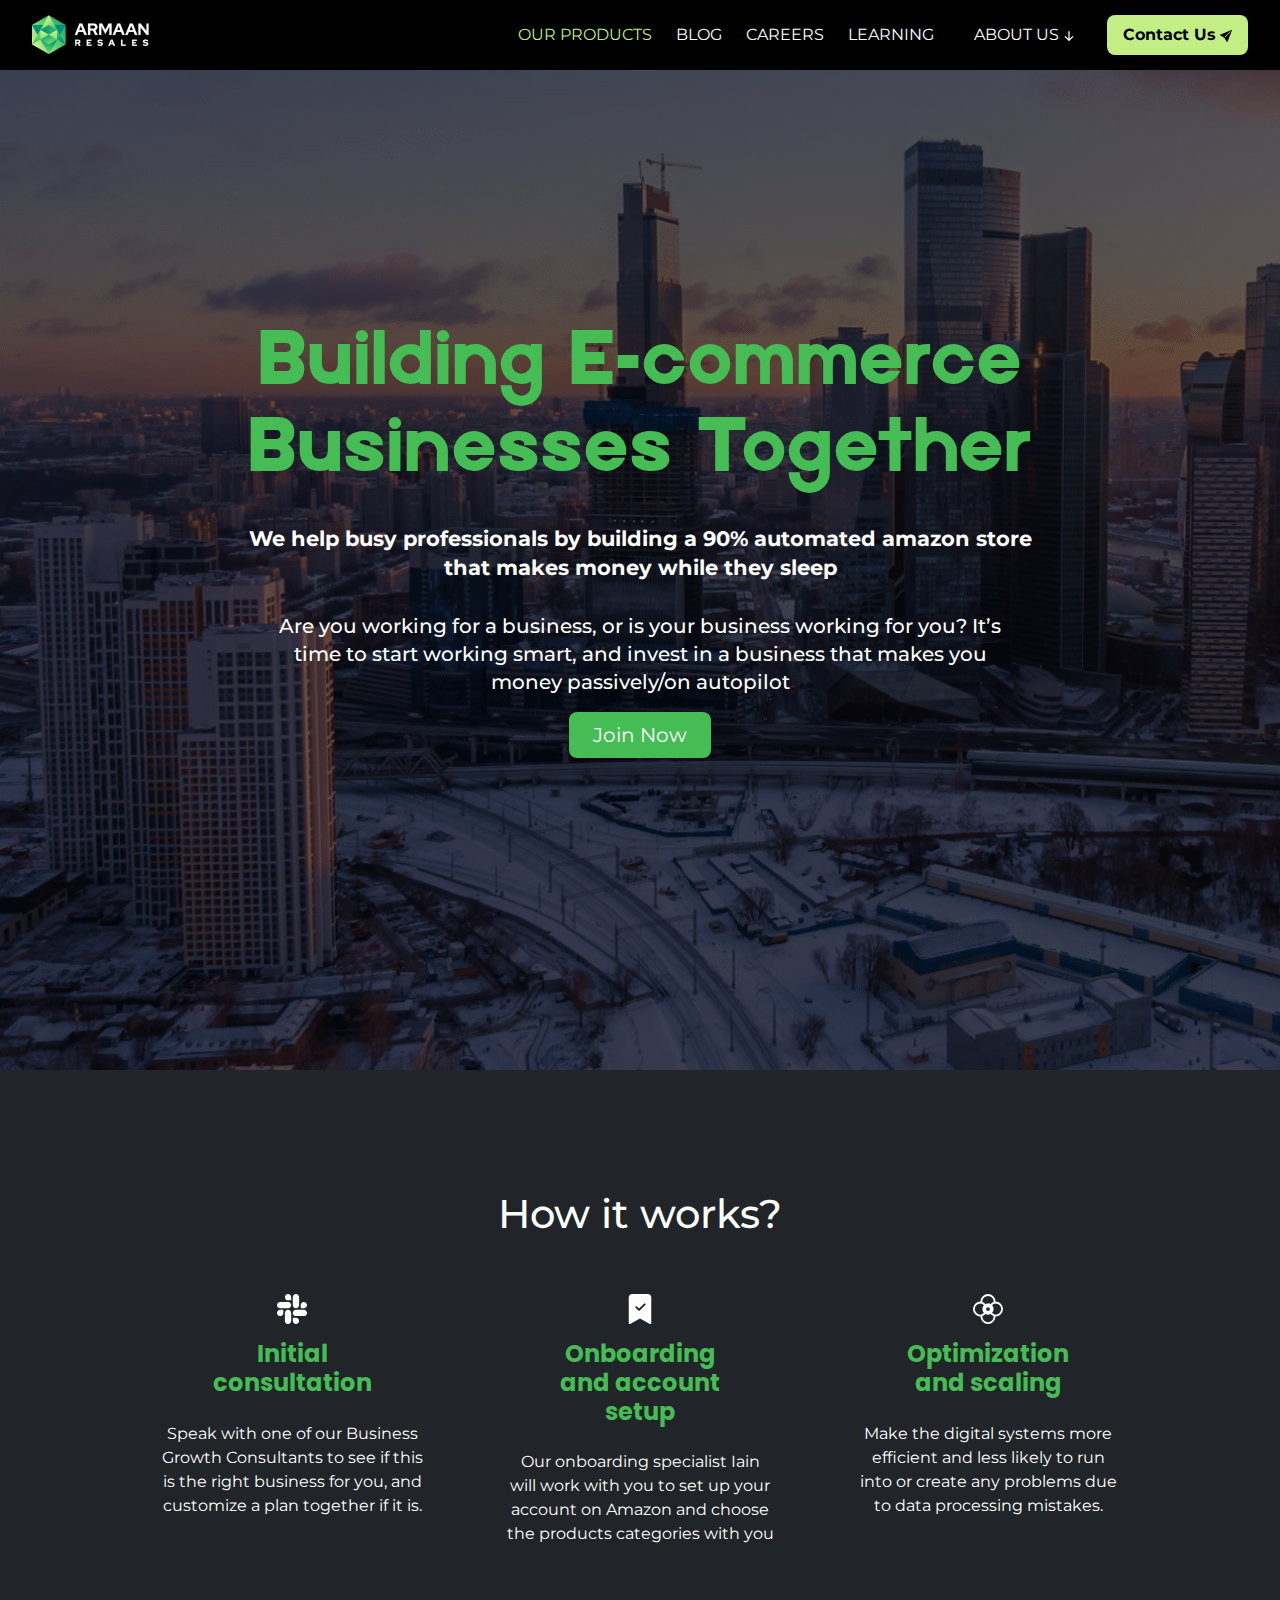
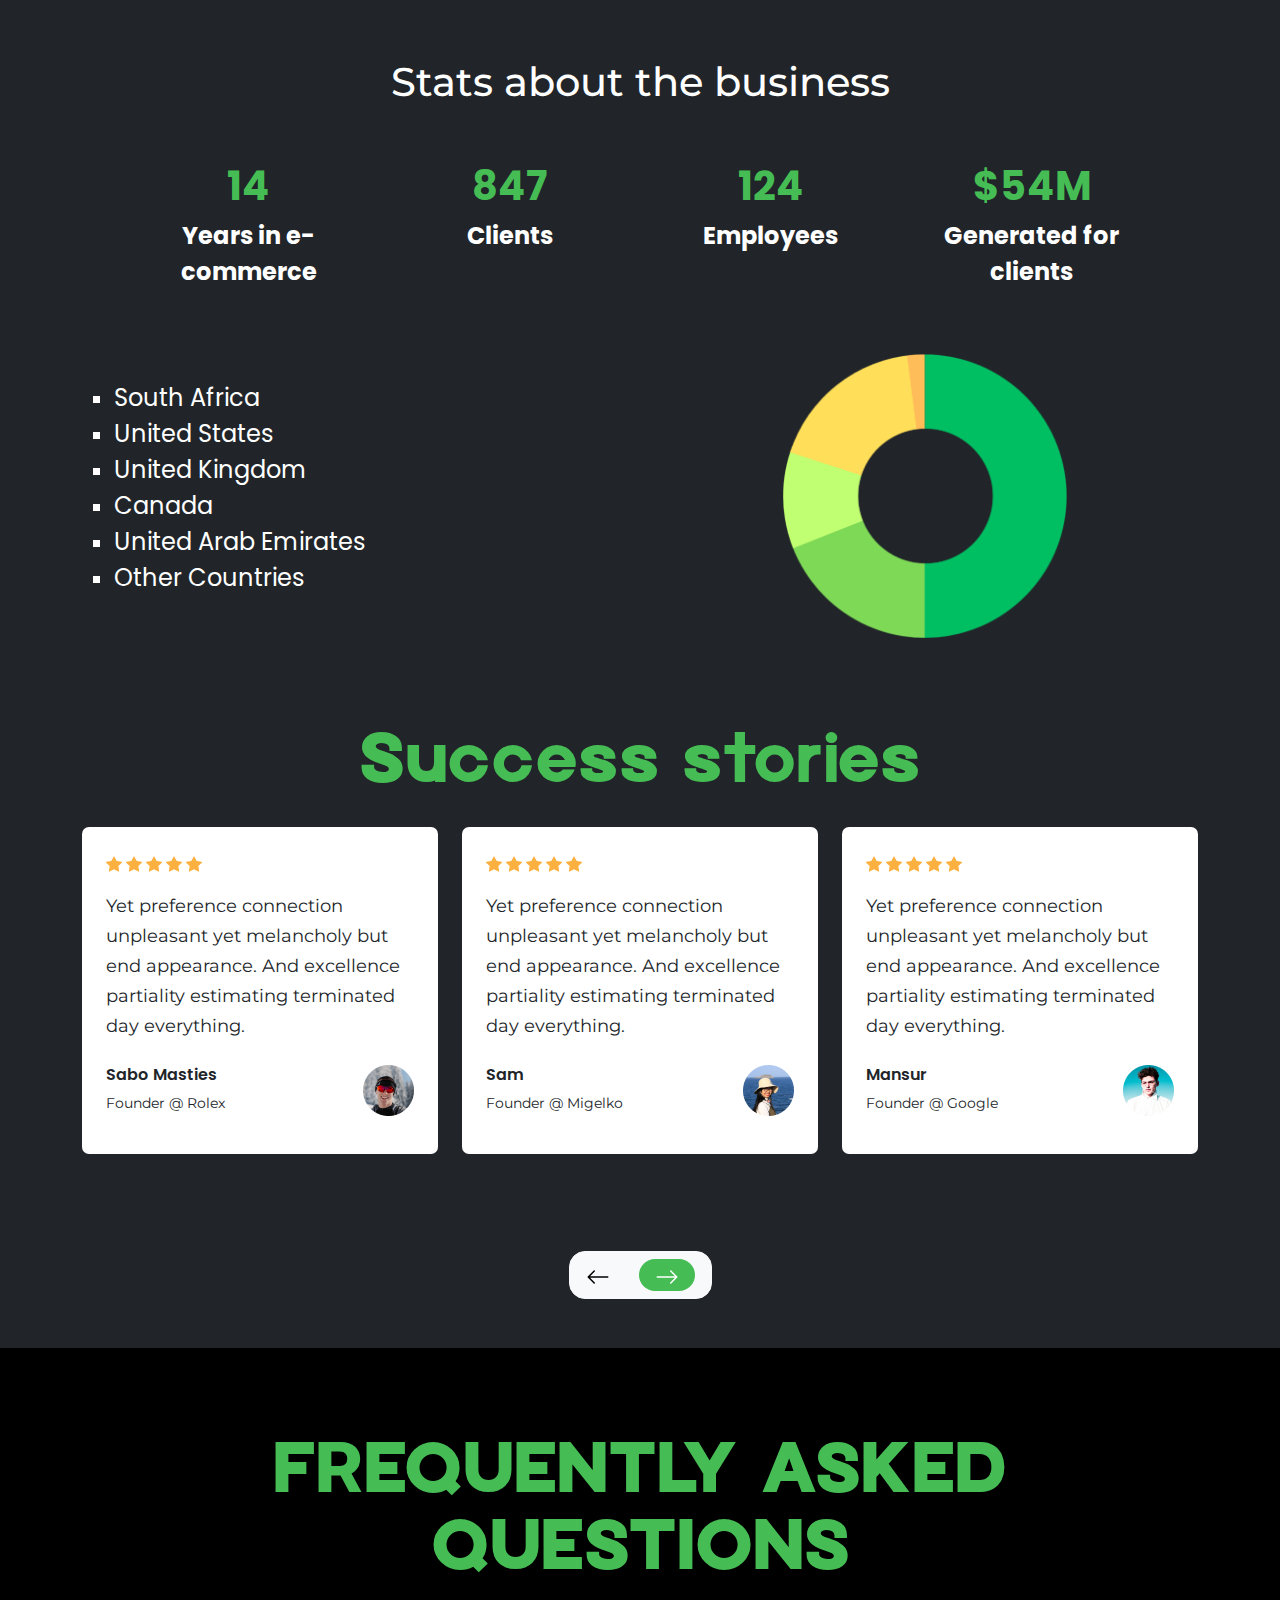
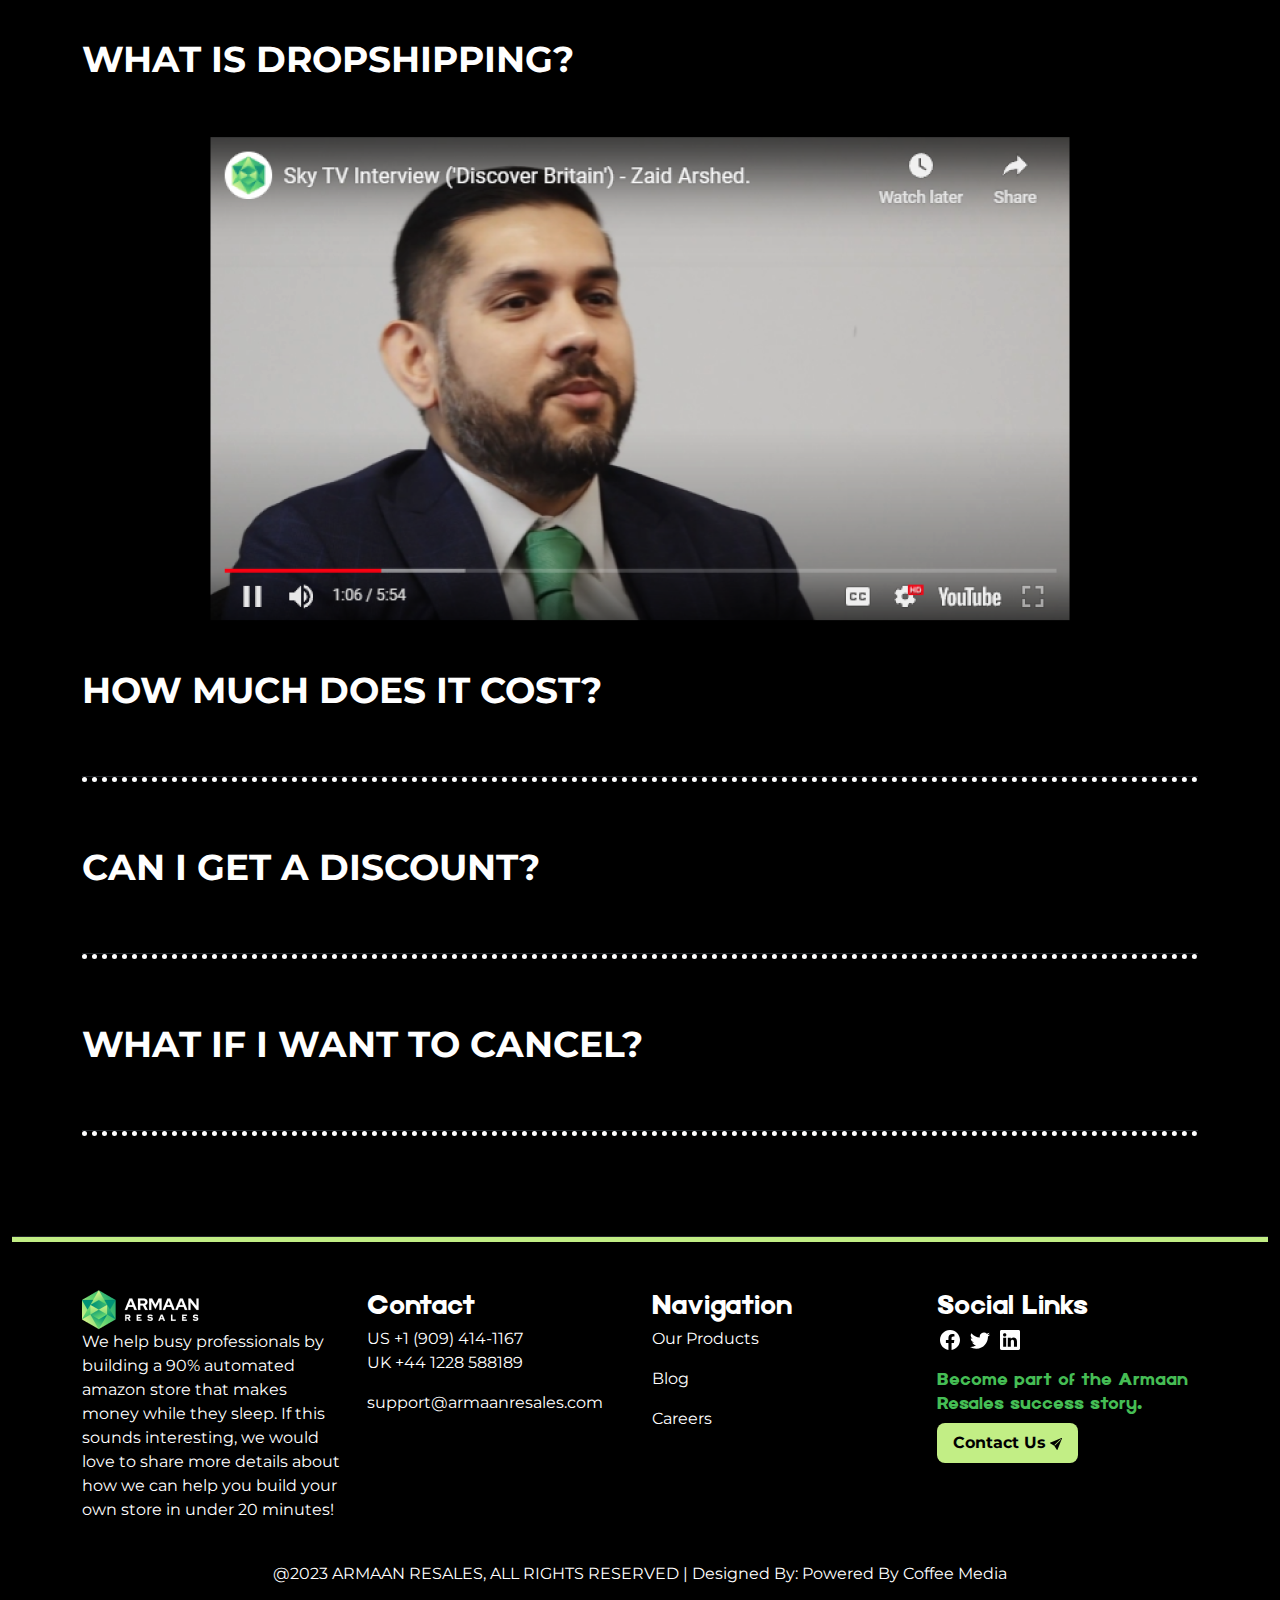
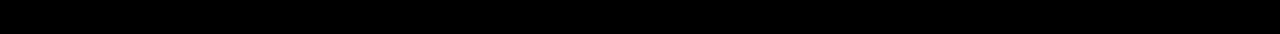
<file: index.html>
<!doctype html>
<html lang="en">

<head>
  <meta charset="utf-8">
  <meta name="viewport" content="width=device-width, initial-scale=1">
  <title>ARMAAN</title>
  <link rel="stylesheet" href="./assets/css/style.css">
  <link rel="stylesheet" href="./assets/bootstrap/bootstrap.min.css">
  <link rel="shortcut icon" href="./assets/images/cropped-Armaan_color-logo-inverse 1 (2).png" type="image/x-icon">
</head>

<body>


  <!-- navbar  -->
  <nav class="black">
    <div class="main">
      <div class="nav-left">
        <div class="logo">
          <a href="/index.html">
            <img src="./assets/images/image 1.png" id="logoImg" alt=""></a>
        </div>
      </div>
      <div class="nav-right d-flex  ">
        <!-- icons  -->
        <div class="icon4">
          <span class="icons-span"><svg xmlns="http://www.w3.org/2000/svg" width="20" height="20" fill="#FFFFFF"
              class="bi bi-facebook" viewBox="0 0 16 16">
              <path
                d="M16 8.049c0-4.446-3.582-8.05-8-8.05C3.58 0-.002 3.603-.002 8.05c0 4.017 2.926 7.347 6.75 7.951v-5.625h-2.03V8.05H6.75V6.275c0-2.017 1.195-3.131 3.022-3.131.876 0 1.791.157 1.791.157v1.98h-1.009c-.993 0-1.303.621-1.303 1.258v1.51h2.218l-.354 2.326H9.25V16c3.824-.604 6.75-3.934 6.75-7.951z" />
            </svg></span>
          <span class="icons-span"><svg xmlns="http://www.w3.org/2000/svg" width="20" height="20" fill="#FFFFFF"
              class="bi bi-twitter" viewBox="0 0 16 16">
              <path
                d="M5.026 15c6.038 0 9.341-5.003 9.341-9.334 0-.14 0-.282-.006-.422A6.685 6.685 0 0 0 16 3.542a6.658 6.658 0 0 1-1.889.518 3.301 3.301 0 0 0 1.447-1.817 6.533 6.533 0 0 1-2.087.793A3.286 3.286 0 0 0 7.875 6.03a9.325 9.325 0 0 1-6.767-3.429 3.289 3.289 0 0 0 1.018 4.382A3.323 3.323 0 0 1 .64 6.575v.045a3.288 3.288 0 0 0 2.632 3.218 3.203 3.203 0 0 1-.865.115 3.23 3.23 0 0 1-.614-.057 3.283 3.283 0 0 0 3.067 2.277A6.588 6.588 0 0 1 .78 13.58a6.32 6.32 0 0 1-.78-.045A9.344 9.344 0 0 0 5.026 15z" />
            </svg></span>
          <span class="icons-span"><svg xmlns="http://www.w3.org/2000/svg" width="20" height="20" fill="#FFFFFF"
              class="bi bi-linkedin" viewBox="0 0 16 16">
              <path
                d="M0 1.146C0 .513.526 0 1.175 0h13.65C15.474 0 16 .513 16 1.146v13.708c0 .633-.526 1.146-1.175 1.146H1.175C.526 16 0 15.487 0 14.854V1.146zm4.943 12.248V6.169H2.542v7.225h2.401zm-1.2-8.212c.837 0 1.358-.554 1.358-1.248-.015-.709-.52-1.248-1.342-1.248-.822 0-1.359.54-1.359 1.248 0 .694.521 1.248 1.327 1.248h.016zm4.908 8.212V9.359c0-.216.016-.432.08-.586.173-.431.568-.878 1.232-.878.869 0 1.216.662 1.216 1.634v3.865h2.401V9.25c0-2.22-1.184-3.252-2.764-3.252-1.274 0-1.845.7-2.165 1.193v.025h-.016a5.54 5.54 0 0 1 .016-.025V6.169h-2.4c.03.678 0 7.225 0 7.225h2.4z" />
            </svg></span>
          <span class="icons-span"><svg xmlns="http://www.w3.org/2000/svg" width="20" height="20" fill="#FFFFFF"
              class="bi bi-instagram" viewBox="0 0 16 16">
              <path
                d="M8 0C5.829 0 5.556.01 4.703.048 3.85.088 3.269.222 2.76.42a3.917 3.917 0 0 0-1.417.923A3.927 3.927 0 0 0 .42 2.76C.222 3.268.087 3.85.048 4.7.01 5.555 0 5.827 0 8.001c0 2.172.01 2.444.048 3.297.04.852.174 1.433.372 1.942.205.526.478.972.923 1.417.444.445.89.719 1.416.923.51.198 1.09.333 1.942.372C5.555 15.99 5.827 16 8 16s2.444-.01 3.298-.048c.851-.04 1.434-.174 1.943-.372a3.916 3.916 0 0 0 1.416-.923c.445-.445.718-.891.923-1.417.197-.509.332-1.09.372-1.942C15.99 10.445 16 10.173 16 8s-.01-2.445-.048-3.299c-.04-.851-.175-1.433-.372-1.941a3.926 3.926 0 0 0-.923-1.417A3.911 3.911 0 0 0 13.24.42c-.51-.198-1.092-.333-1.943-.372C10.443.01 10.172 0 7.998 0h.003zm-.717 1.442h.718c2.136 0 2.389.007 3.232.046.78.035 1.204.166 1.486.275.373.145.64.319.92.599.28.28.453.546.598.92.11.281.24.705.275 1.485.039.843.047 1.096.047 3.231s-.008 2.389-.047 3.232c-.035.78-.166 1.203-.275 1.485a2.47 2.47 0 0 1-.599.919c-.28.28-.546.453-.92.598-.28.11-.704.24-1.485.276-.843.038-1.096.047-3.232.047s-2.39-.009-3.233-.047c-.78-.036-1.203-.166-1.485-.276a2.478 2.478 0 0 1-.92-.598 2.48 2.48 0 0 1-.6-.92c-.109-.281-.24-.705-.275-1.485-.038-.843-.046-1.096-.046-3.233 0-2.136.008-2.388.046-3.231.036-.78.166-1.204.276-1.486.145-.373.319-.64.599-.92.28-.28.546-.453.92-.598.282-.11.705-.24 1.485-.276.738-.034 1.024-.044 2.515-.045v.002zm4.988 1.328a.96.96 0 1 0 0 1.92.96.96 0 0 0 0-1.92zm-4.27 1.122a4.109 4.109 0 1 0 0 8.217 4.109 4.109 0 0 0 0-8.217zm0 1.441a2.667 2.667 0 1 1 0 5.334 2.667 2.667 0 0 1 0-5.334z" />
            </svg></span>
        </div>
        <!-- navbar links  -->
        <div class="navbar-nav">
          <ul class="ps-0" id="navbar">
            <li><a class="nav-link active" href="/products.html">OUR PRODUCTS</a></li>
            <li><a class="nav-link " href="/blog.html">BLOG</a> </li>
            <li><a class="nav-link" href="/careers.html">CAREERS</a> </li>
            <li><a class="nav-link " href="/learning.html">LEARNING</a> </li>
            <div class="dropdown">
              <li><a class="dropbtn" href="/aboutus.html">ABOUT US<svg xmlns="http://www.w3.org/2000/svg" width="20" height="20" fill="#FFFF" class="bi bi-arrow-down-short" viewBox="0 0 16 16">
                <path fill-rule="evenodd" d="M8 4a.5.5 0 0 1 .5.5v5.793l2.146-2.147a.5.5 0 0 1 .708.708l-3 3a.5.5 0 0 1-.708 0l-3-3a.5.5 0 1 1 .708-.708L7.5 10.293V4.5A.5.5 0 0 1 8 4z"/>
              </svg></a> </li>
              <div class="dropdown-content">
                <a href="/salesteam.html">OUR TEAM</a>
              </div>
            </div>
          </ul>
        </div>
        <!-- navbar button  -->
        <div class="navbar-btn">
          <a href="/contact.html">
            <button type="button" class="icon-btn btn btn-light btn-lg">Contact
              Us<svg xmlns="http://www.w3.org/2000/svg" width="16" height="16" fill="currentColor"
                class="bi bi-send-fill ps-1" viewBox="0 0 16 16">
                <path
                  d="M15.964.686a.5.5 0 0 0-.65-.65L.767 5.855H.766l-.452.18a.5.5 0 0 0-.082.887l.41.26.001.002 4.995 3.178 3.178 4.995.002.002.26.41a.5.5 0 0 0 .886-.083l6-15Zm-1.833 1.89L6.637 10.07l-.215-.338a.5.5 0 0 0-.154-.154l-.338-.215 7.494-7.494 1.178-.471-.47 1.178Z" />
              </svg></button>
          </a>
        </div>
        <input type="hidden" name="" value="false" id="navbarTogglerInput">
        <svg onclick="navbarToggler(this)" id="toogler" xmlns="http://www.w3.org/2000/svg" width="24" height="24"
          fill="#FFF" class="bi bi-list" viewBox="0 0 16 16">
          <path fill-rule="evenodd"
            d="M2.5 12a.5.5 0 0 1 .5-.5h10a.5.5 0 0 1 0 1H3a.5.5 0 0 1-.5-.5zm0-4a.5.5 0 0 1 .5-.5h10a.5.5 0 0 1 0 1H3a.5.5 0 0 1-.5-.5zm0-4a.5.5 0 0 1 .5-.5h10a.5.5 0 0 1 0 1H3a.5.5 0 0 1-.5-.5z" />
        </svg>

      </div>
    </div>
  </nav>

  <!-- background image with heading  -->
  <div class="container-fluid p-0">
    <div class="image d-flex justify-content-center">
      <div class="row  m-0">
        <div class="col-lg-6 col-md-8 col-12  m-auto text-center ">
          <div class="headings">
            <h1>Building E-commerce Businesses Together</h1>
            <p class="para1 text-white">We help busy professionals by building a 90% automated amazon store that makes
              money while
              they sleep</p>
            <p class="para2 text-white">Are you working for a business, or is your business working for you? It’s time
              to
              start working smart, and invest in a business that makes you money passively/on autopilot</p>
            <button type="button" class="btn btn-success mt-3 btn-lg ps-4 pe-4">Join Now</button>
          </div>
        </div>
      </div>
    </div>
  </div>
  <!-- 3 cards  -->
  <div class="container-fluid bg-dark">
    <div class="text-center">
      <h1 class="card-heading text-white">How it works?</h1>
      <div class="container">
        <div class="card3">
          <div class="row row-cols-1 row-cols-md-3  p-lg-5 p-md-3 p-sm-3 p-3">
            <div class="col col-lg-4 col-md-6">
              <div class="card h-100 bg-dark border-0 z-index-1">
                <span class="text-white"><svg xmlns="http://www.w3.org/2000/svg" width="30" height="30"
                    fill="currentColor" class="bi bi-slack" viewBox="0 0 16 16">
                    <path
                      d="M3.362 10.11c0 .926-.756 1.681-1.681 1.681S0 11.036 0 10.111C0 9.186.756 8.43 1.68 8.43h1.682v1.68zm.846 0c0-.924.756-1.68 1.681-1.68s1.681.756 1.681 1.68v4.21c0 .924-.756 1.68-1.68 1.68a1.685 1.685 0 0 1-1.682-1.68v-4.21zM5.89 3.362c-.926 0-1.682-.756-1.682-1.681S4.964 0 5.89 0s1.68.756 1.68 1.68v1.682H5.89zm0 .846c.924 0 1.68.756 1.68 1.681S6.814 7.57 5.89 7.57H1.68C.757 7.57 0 6.814 0 5.89c0-.926.756-1.682 1.68-1.682h4.21zm6.749 1.682c0-.926.755-1.682 1.68-1.682.925 0 1.681.756 1.681 1.681s-.756 1.681-1.68 1.681h-1.681V5.89zm-.848 0c0 .924-.755 1.68-1.68 1.68A1.685 1.685 0 0 1 8.43 5.89V1.68C8.43.757 9.186 0 10.11 0c.926 0 1.681.756 1.681 1.68v4.21zm-1.681 6.748c.926 0 1.682.756 1.682 1.681S11.036 16 10.11 16s-1.681-.756-1.681-1.68v-1.682h1.68zm0-.847c-.924 0-1.68-.755-1.68-1.68 0-.925.756-1.681 1.68-1.681h4.21c.924 0 1.68.756 1.68 1.68 0 .926-.756 1.681-1.68 1.681h-4.21z" />
                  </svg></span>
                <div class="card-body text-white">
                  <h5 class="card-title pb-3">Initial consultation</h5>
                  <p class="card-text">Speak with one of our Business Growth Consultants to see if this is the right
                    business for you, and customize a plan together if it is.</p>
                </div>
              </div>
            </div>
            <div class="col col-lg-4 col-md-6">
              <div class="card h-100 bg-dark border-0">
                <span class="text-white"><svg xmlns="http://www.w3.org/2000/svg" width="30" height="30"
                    fill="currentColor" class="bi bi-bookmark-check-fill" viewBox="0 0 16 16">
                    <path fill-rule="evenodd"
                      d="M2 15.5V2a2 2 0 0 1 2-2h8a2 2 0 0 1 2 2v13.5a.5.5 0 0 1-.74.439L8 13.069l-5.26 2.87A.5.5 0 0 1 2 15.5zm8.854-9.646a.5.5 0 0 0-.708-.708L7.5 7.793 6.354 6.646a.5.5 0 1 0-.708.708l1.5 1.5a.5.5 0 0 0 .708 0l3-3z" />
                  </svg></span>

                <div class="card-body text-white">
                  <h5 class="card-title pb-3">Onboarding and account setup </h5>
                  <p class="card-text">Our onboarding specialist Iain will work with you to set up your account on
                    Amazon and choose the products categories with you</p>
                </div>

              </div>
            </div>
            <div class="col col-lg-4 col-md-12">
              <div class="card h-100 bg-dark border-0">
                <span class="text-white"><svg xmlns="http://www.w3.org/2000/svg" width="30" height="30"
                    fill="currentColor" class="bi bi-flower2" viewBox="0 0 16 16">
                    <path
                      d="M8 16a4 4 0 0 0 4-4 4 4 0 0 0 0-8 4 4 0 0 0-8 0 4 4 0 1 0 0 8 4 4 0 0 0 4 4zm3-12c0 .073-.01.155-.03.247-.544.241-1.091.638-1.598 1.084A2.987 2.987 0 0 0 8 5c-.494 0-.96.12-1.372.331-.507-.446-1.054-.843-1.597-1.084A1.117 1.117 0 0 1 5 4a3 3 0 0 1 6 0zm-.812 6.052A2.99 2.99 0 0 0 11 8a2.99 2.99 0 0 0-.812-2.052c.215-.18.432-.346.647-.487C11.34 5.131 11.732 5 12 5a3 3 0 1 1 0 6c-.268 0-.66-.13-1.165-.461a6.833 6.833 0 0 1-.647-.487zm-3.56.617a3.001 3.001 0 0 0 2.744 0c.507.446 1.054.842 1.598 1.084.02.091.03.174.03.247a3 3 0 1 1-6 0c0-.073.01-.155.03-.247.544-.242 1.091-.638 1.598-1.084zm-.816-4.721A2.99 2.99 0 0 0 5 8c0 .794.308 1.516.812 2.052a6.83 6.83 0 0 1-.647.487C4.66 10.869 4.268 11 4 11a3 3 0 0 1 0-6c.268 0 .66.13 1.165.461.215.141.432.306.647.487zM8 9a1 1 0 1 1 0-2 1 1 0 0 1 0 2z" />
                  </svg></span>
                <div class="card-body text-white">
                  <h5 class="card-title pb-3">Optimization and scaling</h5>
                  <p class="card-text justify-content-center">Make the digital systems more efficient and less likely to
                    run into or create any problems due to data processing mistakes.</p>
                </div>

              </div>
            </div>
          </div>
        </div>
      </div>
      <!-- 4 text with heading -->
      <h1 class="card-heading text-white pt-lg-5 pt-md-3 pt-sm-3 pt-3">Stats about the business</h1>
      <div class="container">
        <div class="row p-lg-5 p-md-3 p-sm-3 p-3">

          <div class="col-lg-3  content">
            <h2>14</h2>
            <p>Years in e-commerce </p>
          </div>
          <div class="col-lg-3  content">
            <h2>847</h2>
            <p>Clients </p>
          </div>
          <div class="col-lg-3 content">
            <h2>124</h2>
            <p>Employees</p>
          </div>
          <div class="col-lg-3  content">
            <h2>$54M</h2>
            <p>Generated for clients</p>
          </div>
        </div>
      </div>
      <!-- piechart with list  -->
      <div class="container">
        <div class="row">

          <div class="col-lg-6  lists">
            <ul class="list text-white">
              <li><span>South Africa</span></li>
              <li><span>United States</span></li>
              <li><span>United Kingdom</span></li>
              <li><span>Canada</span></li>
              <li><span>United Arab Emirates</span></li>
              <li><span>Other Countries</span></li>
            </ul>
          </div>
          <div class="col-lg-6  piechart">
            <img src="./assets/images/piecharttt.png" alt="">
          </div>
        </div>
      </div>
      <!-- reveiews card  -->
      <div class="container">
        <h1 class="text-green pb-4">Success stories</h1>
        <div class="row">
          <div class="col-lg-4 pb-lg-5 pb-md-3 pb-sm-3 pb-3">
            <div class="white-card  p-4">
              <div class="star pb-3">
                <span><svg xmlns="http://www.w3.org/2000/svg" width="16" height="16" fill=" #FBB040"
                    class="bi bi-star-fill" viewBox="0 0 16 16">
                    <path
                      d="M3.612 15.443c-.386.198-.824-.149-.746-.592l.83-4.73L.173 6.765c-.329-.314-.158-.888.283-.95l4.898-.696L7.538.792c.197-.39.73-.39.927 0l2.184 4.327 4.898.696c.441.062.612.636.282.95l-3.522 3.356.83 4.73c.078.443-.36.79-.746.592L8 13.187l-4.389 2.256z" />
                  </svg></span>
                <span><svg xmlns="http://www.w3.org/2000/svg" width="16" height="16" fill=" #FBB040"
                    class="bi bi-star-fill" viewBox="0 0 16 16">
                    <path
                      d="M3.612 15.443c-.386.198-.824-.149-.746-.592l.83-4.73L.173 6.765c-.329-.314-.158-.888.283-.95l4.898-.696L7.538.792c.197-.39.73-.39.927 0l2.184 4.327 4.898.696c.441.062.612.636.282.95l-3.522 3.356.83 4.73c.078.443-.36.79-.746.592L8 13.187l-4.389 2.256z" />
                  </svg></span>
                <span><svg xmlns="http://www.w3.org/2000/svg" width="16" height="16" fill=" #FBB040"
                    class="bi bi-star-fill" viewBox="0 0 16 16">
                    <path
                      d="M3.612 15.443c-.386.198-.824-.149-.746-.592l.83-4.73L.173 6.765c-.329-.314-.158-.888.283-.95l4.898-.696L7.538.792c.197-.39.73-.39.927 0l2.184 4.327 4.898.696c.441.062.612.636.282.95l-3.522 3.356.83 4.73c.078.443-.36.79-.746.592L8 13.187l-4.389 2.256z" />
                  </svg></span>
                <span><svg xmlns="http://www.w3.org/2000/svg" width="16" height="16" fill=" #FBB040"
                    class="bi bi-star-fill" viewBox="0 0 16 16">
                    <path
                      d="M3.612 15.443c-.386.198-.824-.149-.746-.592l.83-4.73L.173 6.765c-.329-.314-.158-.888.283-.95l4.898-.696L7.538.792c.197-.39.73-.39.927 0l2.184 4.327 4.898.696c.441.062.612.636.282.95l-3.522 3.356.83 4.73c.078.443-.36.79-.746.592L8 13.187l-4.389 2.256z" />
                  </svg></span>
                <span><svg xmlns="http://www.w3.org/2000/svg" width="16" height="16" fill=" #FBB040"
                    class="bi bi-star-fill" viewBox="0 0 16 16">
                    <path
                      d="M3.612 15.443c-.386.198-.824-.149-.746-.592l.83-4.73L.173 6.765c-.329-.314-.158-.888.283-.95l4.898-.696L7.538.792c.197-.39.73-.39.927 0l2.184 4.327 4.898.696c.441.062.612.636.282.95l-3.522 3.356.83 4.73c.078.443-.36.79-.746.592L8 13.187l-4.389 2.256z" />
                  </svg></span>
              </div>
              <div class="star-body">
                Yet preference connection unpleasant yet melancholy but end appearance. And excellence partiality
                estimating terminated day everything.
              </div>
              <div class="star-footer">
                <div class="star-text">
                  <h5 class="pt-4">Sabo Masties</h5>
                  <p>Founder @ Rolex</p>
                </div>
                <div class="star-img pt-4">
                  <img src="./assets/images/Ellipse 303 (1).png" alt="">
                </div>
              </div>
            </div>
          </div>
          <div class="col-lg-4 pb-lg-5 pb-md-3 pb-sm-3 pb-3">
            <div class="white-card  p-4">
              <div class="star pb-3">
                <span><svg xmlns="http://www.w3.org/2000/svg" width="16" height="16" fill=" #FBB040"
                    class="bi bi-star-fill" viewBox="0 0 16 16">
                    <path
                      d="M3.612 15.443c-.386.198-.824-.149-.746-.592l.83-4.73L.173 6.765c-.329-.314-.158-.888.283-.95l4.898-.696L7.538.792c.197-.39.73-.39.927 0l2.184 4.327 4.898.696c.441.062.612.636.282.95l-3.522 3.356.83 4.73c.078.443-.36.79-.746.592L8 13.187l-4.389 2.256z" />
                  </svg></span>
                <span><svg xmlns="http://www.w3.org/2000/svg" width="16" height="16" fill=" #FBB040"
                    class="bi bi-star-fill" viewBox="0 0 16 16">
                    <path
                      d="M3.612 15.443c-.386.198-.824-.149-.746-.592l.83-4.73L.173 6.765c-.329-.314-.158-.888.283-.95l4.898-.696L7.538.792c.197-.39.73-.39.927 0l2.184 4.327 4.898.696c.441.062.612.636.282.95l-3.522 3.356.83 4.73c.078.443-.36.79-.746.592L8 13.187l-4.389 2.256z" />
                  </svg></span>
                <span><svg xmlns="http://www.w3.org/2000/svg" width="16" height="16" fill=" #FBB040"
                    class="bi bi-star-fill" viewBox="0 0 16 16">
                    <path
                      d="M3.612 15.443c-.386.198-.824-.149-.746-.592l.83-4.73L.173 6.765c-.329-.314-.158-.888.283-.95l4.898-.696L7.538.792c.197-.39.73-.39.927 0l2.184 4.327 4.898.696c.441.062.612.636.282.95l-3.522 3.356.83 4.73c.078.443-.36.79-.746.592L8 13.187l-4.389 2.256z" />
                  </svg></span>
                <span><svg xmlns="http://www.w3.org/2000/svg" width="16" height="16" fill=" #FBB040"
                    class="bi bi-star-fill" viewBox="0 0 16 16">
                    <path
                      d="M3.612 15.443c-.386.198-.824-.149-.746-.592l.83-4.73L.173 6.765c-.329-.314-.158-.888.283-.95l4.898-.696L7.538.792c.197-.39.73-.39.927 0l2.184 4.327 4.898.696c.441.062.612.636.282.95l-3.522 3.356.83 4.73c.078.443-.36.79-.746.592L8 13.187l-4.389 2.256z" />
                  </svg></span>
                <span><svg xmlns="http://www.w3.org/2000/svg" width="16" height="16" fill=" #FBB040"
                    class="bi bi-star-fill" viewBox="0 0 16 16">
                    <path
                      d="M3.612 15.443c-.386.198-.824-.149-.746-.592l.83-4.73L.173 6.765c-.329-.314-.158-.888.283-.95l4.898-.696L7.538.792c.197-.39.73-.39.927 0l2.184 4.327 4.898.696c.441.062.612.636.282.95l-3.522 3.356.83 4.73c.078.443-.36.79-.746.592L8 13.187l-4.389 2.256z" />
                  </svg></span>
              </div>
              <div class="star-body">
                Yet preference connection unpleasant yet melancholy but end appearance. And excellence partiality
                estimating terminated day everything.
              </div>
              <div class="star-footer">
                <div class="star-text">
                  <h5 class="pt-4">Sam</h5>
                  <p>Founder @ Migelko</p>
                </div>
                <div class="star-img pt-4">
                  <img src="./assets/images/Ellipse 303.png" alt="">
                </div>
              </div>
            </div>
          </div>
          <div class="col-lg-4 pb-lg-5 pb-md-3 pb-sm-3 pb-3">
            <div class="white-card  p-4">
              <div class="star pb-3">
                <span><svg xmlns="http://www.w3.org/2000/svg" width="16" height="16" fill=" #FBB040"
                    class="bi bi-star-fill" viewBox="0 0 16 16">
                    <path
                      d="M3.612 15.443c-.386.198-.824-.149-.746-.592l.83-4.73L.173 6.765c-.329-.314-.158-.888.283-.95l4.898-.696L7.538.792c.197-.39.73-.39.927 0l2.184 4.327 4.898.696c.441.062.612.636.282.95l-3.522 3.356.83 4.73c.078.443-.36.79-.746.592L8 13.187l-4.389 2.256z" />
                  </svg></span>
                <span><svg xmlns="http://www.w3.org/2000/svg" width="16" height="16" fill=" #FBB040"
                    class="bi bi-star-fill" viewBox="0 0 16 16">
                    <path
                      d="M3.612 15.443c-.386.198-.824-.149-.746-.592l.83-4.73L.173 6.765c-.329-.314-.158-.888.283-.95l4.898-.696L7.538.792c.197-.39.73-.39.927 0l2.184 4.327 4.898.696c.441.062.612.636.282.95l-3.522 3.356.83 4.73c.078.443-.36.79-.746.592L8 13.187l-4.389 2.256z" />
                  </svg></span>
                <span><svg xmlns="http://www.w3.org/2000/svg" width="16" height="16" fill=" #FBB040"
                    class="bi bi-star-fill" viewBox="0 0 16 16">
                    <path
                      d="M3.612 15.443c-.386.198-.824-.149-.746-.592l.83-4.73L.173 6.765c-.329-.314-.158-.888.283-.95l4.898-.696L7.538.792c.197-.39.73-.39.927 0l2.184 4.327 4.898.696c.441.062.612.636.282.95l-3.522 3.356.83 4.73c.078.443-.36.79-.746.592L8 13.187l-4.389 2.256z" />
                  </svg></span>
                <span><svg xmlns="http://www.w3.org/2000/svg" width="16" height="16" fill=" #FBB040"
                    class="bi bi-star-fill" viewBox="0 0 16 16">
                    <path
                      d="M3.612 15.443c-.386.198-.824-.149-.746-.592l.83-4.73L.173 6.765c-.329-.314-.158-.888.283-.95l4.898-.696L7.538.792c.197-.39.73-.39.927 0l2.184 4.327 4.898.696c.441.062.612.636.282.95l-3.522 3.356.83 4.73c.078.443-.36.79-.746.592L8 13.187l-4.389 2.256z" />
                  </svg></span>
                <span><svg xmlns="http://www.w3.org/2000/svg" width="16" height="16" fill=" #FBB040"
                    class="bi bi-star-fill" viewBox="0 0 16 16">
                    <path
                      d="M3.612 15.443c-.386.198-.824-.149-.746-.592l.83-4.73L.173 6.765c-.329-.314-.158-.888.283-.95l4.898-.696L7.538.792c.197-.39.73-.39.927 0l2.184 4.327 4.898.696c.441.062.612.636.282.95l-3.522 3.356.83 4.73c.078.443-.36.79-.746.592L8 13.187l-4.389 2.256z" />
                  </svg></span>
              </div>
              <div class="star-body">
                Yet preference connection unpleasant yet melancholy but end appearance. And excellence partiality
                estimating terminated day everything.
              </div>
              <div class="star-footer">
                <div class="star-text">
                  <h5 class="pt-4">Mansur </h5>
                  <p>Founder @ Google</p>
                </div>
                <div class="star-img pt-4">
                  <img src="./assets/images/Ellipse 303 (2).png" alt="">
                </div>
              </div>
            </div>
          </div>

        </div>
      </div>
      <div class="btn p-lg-5 p-md-3 p-sm-3 p-3">
        <button type="button" class="btn btn-light btn-lg arrows"><span><svg xmlns="http://www.w3.org/2000/svg"
              width="24" height="24" fill="currentColor" class="bi bi-arrow-left" viewBox="0 0 16 16">
              <path fill-rule="evenodd"
                d="M15 8a.5.5 0 0 0-.5-.5H2.707l3.147-3.146a.5.5 0 1 0-.708-.708l-4 4a.5.5 0 0 0 0 .708l4 4a.5.5 0 0 0 .708-.708L2.707 8.5H14.5A.5.5 0 0 0 15 8z" />
            </svg></span>
          <span class="bg-green ms-4 py-1 px-3"><svg xmlns="http://www.w3.org/2000/svg" width="24" height="24"
              fill=" #FFFFFF" class="bi bi-arrow-right" viewBox="0 0 16 16">
              <path fill-rule="evenodd"
                d="M1 8a.5.5 0 0 1 .5-.5h11.793l-3.147-3.146a.5.5 0 0 1 .708-.708l4 4a.5.5 0 0 1 0 .708l-4 4a.5.5 0 0 1-.708-.708L13.293 8.5H1.5A.5.5 0 0 1 1 8z" />
            </svg></span></button>
      </div>
    </div>
  </div>
  <!-- black background with video link  -->
  <div class="container-fluid black">
    <div class="container">
      <h1 class="text-green text-center">FREQUENTLY ASKED QUESTIONS</h1>
      <div class="accordion-head">
        <h2 class="size">
          <button class="accordion-button text-white py-lg-5 py-md-3 py-sm-3 py-3" type="button" data-bs-toggle="collapse"
            data-bs-target="#collapseOne" aria-expanded="true" aria-controls="collapseOne">
            WHAT IS DROPSHIPPING?
          </button>
        </h2>
        <div id="collapseOne" class="accordion-collapse collapse show" data-bs-parent="#accordionExample">
          <div class="accordion-body text-center">
            <img src="./assets/images/image 21.png" alt="">
          </div>
        </div>
      </div>
      <div class="accordion-head">
        <h2 class="size">
          <button class="accordion-button text-white py-lg-5 py-md-3 py-sm-3 py-3" type="button" data-bs-toggle="collapse"
            data-bs-target="#collapseTwo" aria-expanded="true" aria-controls="collapseOne">
            HOW MUCH DOES IT COST?
          </button>
        </h2>
        <div id="collapseTwo" class="accordion-collapse collapse " data-bs-parent="#accordionExample">
          <div class="accordion-body text-white">
            Lorem ipsum dolor sit amet consectetur adipisicing elit. Expedita, voluptatibus aliquam autem tempora,
            dolorum labore asperiores ducimus odio quibusdam qui itaque possimus tenetur deserunt officia. Excepturi
            totam amet, corporis qui dolorem libero dicta eligendi.
          </div>
        </div>
      </div>
      <hr class="dot-line">
      <div class="accordion-head">
        <h2 class="size">
          <button class="accordion-button text-white py-lg-5 py-md-3 py-sm-3 py-3" type="button" data-bs-toggle="collapse"
            data-bs-target="#collapseThree" aria-expanded="true" aria-controls="collapseOne">
            CAN I GET A DISCOUNT?
          </button>
        </h2>
        <div id="collapseThree" class="accordion-collapse collapse " data-bs-parent="#accordionExample">
          <div class="accordion-body text-white">
            Lorem ipsum dolor sit amet consectetur adipisicing elit. Expedita, voluptatibus aliquam autem tempora,
            dolorum labore asperiores ducimus odio quibusdam qui itaque possimus tenetur deserunt officia. Excepturi
            totam amet, corporis qui dolorem libero dicta eligendi.
          </div>
        </div>
      </div>
      <!-- <span class="border-bottom"></span> -->
      <hr class="dot-line">
      <div class="accordion-head">
        <h2 class="size">
          <button class="accordion-button text-white py-lg-5 py-md-3 py-sm-3 py-3" type="button" data-bs-toggle="collapse"
            data-bs-target="#collapseFour" aria-expanded="true" aria-controls="collapseOne">
            WHAT IF I WANT TO CANCEL?
          </button>
        </h2>
        <div id="collapseFour" class="accordion-collapse collapse " data-bs-parent="#accordionExample">
          <div class="accordion-body text-white">
            Lorem ipsum dolor sit amet consectetur adipisicing elit. Expedita, voluptatibus aliquam autem tempora,
            dolorum labore asperiores ducimus odio quibusdam qui itaque possimus tenetur deserunt officia. Excepturi
            totam amet, corporis qui dolorem libero dicta eligendi.
          </div>
        </div>
      </div>
      <hr class="dot-line">
    </div>
    <hr class="yellow">
    <!-- Four columns -->
    <div class="container">
      <div class="row mt-5 text-white">
        <div class="col-lg-3 mb-3">
          <div class="logo">
            <img src="./assets/images/image 1.png" alt="">
            <div class="logo-p ">
              We help busy professionals by building a 90% automated amazon store that makes money while they sleep. If
              this sounds interesting, we would love to share more details about how we can help you build your own
              store in under 20 minutes!
            </div>
          </div>
        </div>
        <div class="col-lg-3 mb-3">
          <div class="contact">
            <h4>Contact</h4>
            <p class="mb-0">US +1 (909) 414-1167</p>
            <p class="mb-0"> UK +44 1228 588189</p>
            <p class="2ndpara mt-3">
              support@armaanresales.com
            </p>
          </div>
        </div>
        <div class="col-lg-3 mb-3">
          <div class="navigation">
            <h4>Navigation</h4>
            <p class=""> Our Products</p>
            <p class=""> Blog</p>
            <p class="mb-0"> Careers</p>
          </div>
        </div>
        <div class="col-lg-3 mb-3">
          <div class="social-link">
            <h4>Social Links</h4>
            <div class="icons4">
              <span class="icons-span"><svg xmlns="http://www.w3.org/2000/svg" width="20" height="20" fill="#FFFFFF"
                  class="bi bi-facebook" viewBox="0 0 16 16">
                  <path
                    d="M16 8.049c0-4.446-3.582-8.05-8-8.05C3.58 0-.002 3.603-.002 8.05c0 4.017 2.926 7.347 6.75 7.951v-5.625h-2.03V8.05H6.75V6.275c0-2.017 1.195-3.131 3.022-3.131.876 0 1.791.157 1.791.157v1.98h-1.009c-.993 0-1.303.621-1.303 1.258v1.51h2.218l-.354 2.326H9.25V16c3.824-.604 6.75-3.934 6.75-7.951z" />
                </svg></span>
              <span class="icons-span"><svg xmlns="http://www.w3.org/2000/svg" width="20" height="20" fill="#FFFFFF"
                  class="bi bi-twitter" viewBox="0 0 16 16">
                  <path
                    d="M5.026 15c6.038 0 9.341-5.003 9.341-9.334 0-.14 0-.282-.006-.422A6.685 6.685 0 0 0 16 3.542a6.658 6.658 0 0 1-1.889.518 3.301 3.301 0 0 0 1.447-1.817 6.533 6.533 0 0 1-2.087.793A3.286 3.286 0 0 0 7.875 6.03a9.325 9.325 0 0 1-6.767-3.429 3.289 3.289 0 0 0 1.018 4.382A3.323 3.323 0 0 1 .64 6.575v.045a3.288 3.288 0 0 0 2.632 3.218 3.203 3.203 0 0 1-.865.115 3.23 3.23 0 0 1-.614-.057 3.283 3.283 0 0 0 3.067 2.277A6.588 6.588 0 0 1 .78 13.58a6.32 6.32 0 0 1-.78-.045A9.344 9.344 0 0 0 5.026 15z" />
                </svg></span>
              <span class="icons-span"><svg xmlns="http://www.w3.org/2000/svg" width="20" height="20" fill="#FFFFFF"
                  class="bi bi-linkedin" viewBox="0 0 16 16">
                  <path
                    d="M0 1.146C0 .513.526 0 1.175 0h13.65C15.474 0 16 .513 16 1.146v13.708c0 .633-.526 1.146-1.175 1.146H1.175C.526 16 0 15.487 0 14.854V1.146zm4.943 12.248V6.169H2.542v7.225h2.401zm-1.2-8.212c.837 0 1.358-.554 1.358-1.248-.015-.709-.52-1.248-1.342-1.248-.822 0-1.359.54-1.359 1.248 0 .694.521 1.248 1.327 1.248h.016zm4.908 8.212V9.359c0-.216.016-.432.08-.586.173-.431.568-.878 1.232-.878.869 0 1.216.662 1.216 1.634v3.865h2.401V9.25c0-2.22-1.184-3.252-2.764-3.252-1.274 0-1.845.7-2.165 1.193v.025h-.016a5.54 5.54 0 0 1 .016-.025V6.169h-2.4c.03.678 0 7.225 0 7.225h2.4z" />
                </svg></span>
            </div>
          </div>
          <div class="link mt-3 mb-2">
            Become part of the Armaan Resales success story.
          </div>
          <div class="navbar-btn1">
            <a href="/contact.html">
              <button type="button" class="icon-btn btn btn-light btn-lg">Contact
                Us<svg xmlns="http://www.w3.org/2000/svg" width="16" height="16" fill="currentColor"
                  class="bi bi-send-fill ps-1" viewBox="0 0 16 16">
                  <path
                    d="M15.964.686a.5.5 0 0 0-.65-.65L.767 5.855H.766l-.452.18a.5.5 0 0 0-.082.887l.41.26.001.002 4.995 3.178 3.178 4.995.002.002.26.41a.5.5 0 0 0 .886-.083l6-15Zm-1.833 1.89L6.637 10.07l-.215-.338a.5.5 0 0 0-.154-.154l-.338-.215 7.494-7.494 1.178-.471-.47 1.178Z" />
                </svg></button>
            </a>
          </div>
        </div>
      </div>
      <div class="text-center text-white pt-4 pb-5">
        @2023 ARMAAN RESALES, ALL RIGHTS RESERVED | Designed By: Powered By Coffee Media
      </div>
    </div>
  </div>









  <script src="./assets/bootstrap/bootstrap.bundle.min.js"></script>
  <script>
    function navbarToggler(e) {
      if (navbarTogglerInput.value == "false") {
        navbarTogglerInput.value = "true"
        navbar.style.top = "69px"
      }
      else {
        navbarTogglerInput.value = "false"
        navbar.style.top = "-200px"
      }
    }
    window.onscroll = function() {scrollFunction()};

function scrollFunction() {
  if (document.body.scrollTop > 50 || document.documentElement.scrollTop > 50) {
    document.getElementById("logoImg").style.width = "100px";
  } else {
    document.getElementById("logoImg").style.width = "120px";
  }
}

  </script>
</body>

</html>
</file>
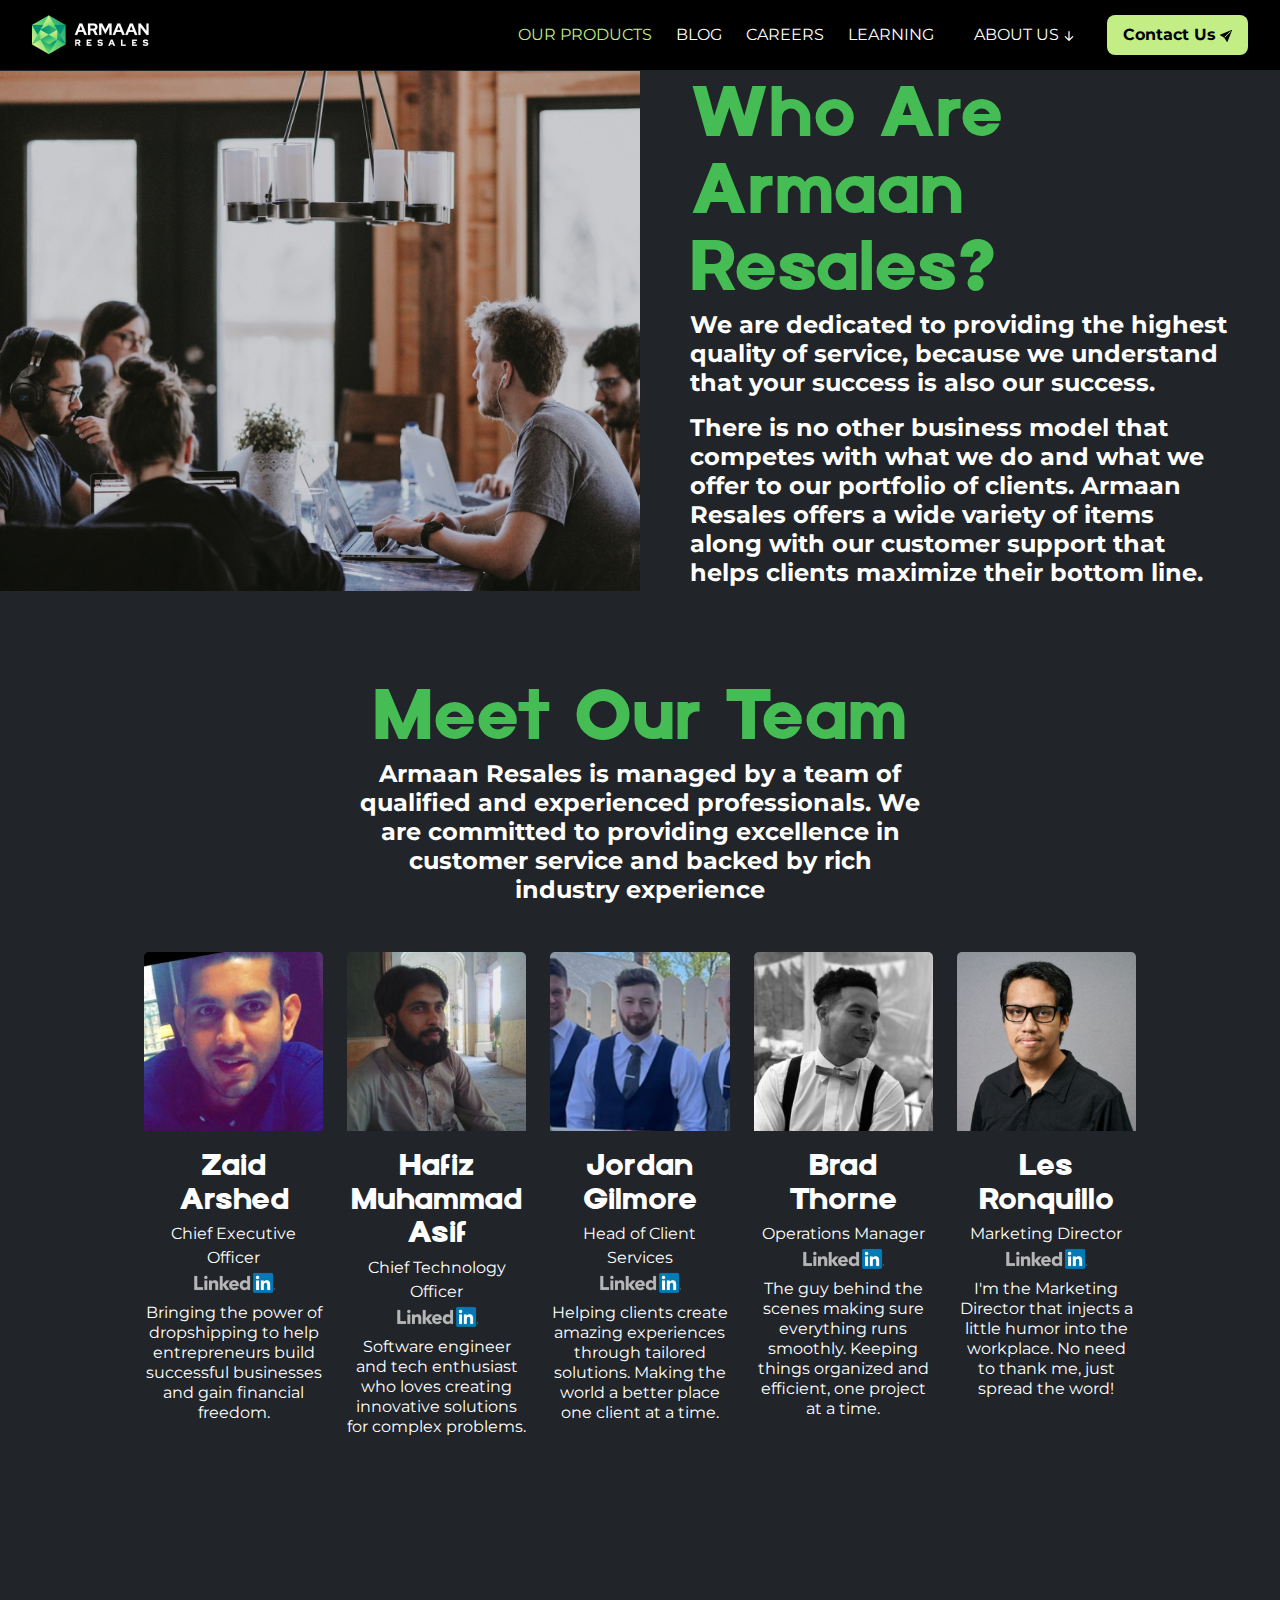
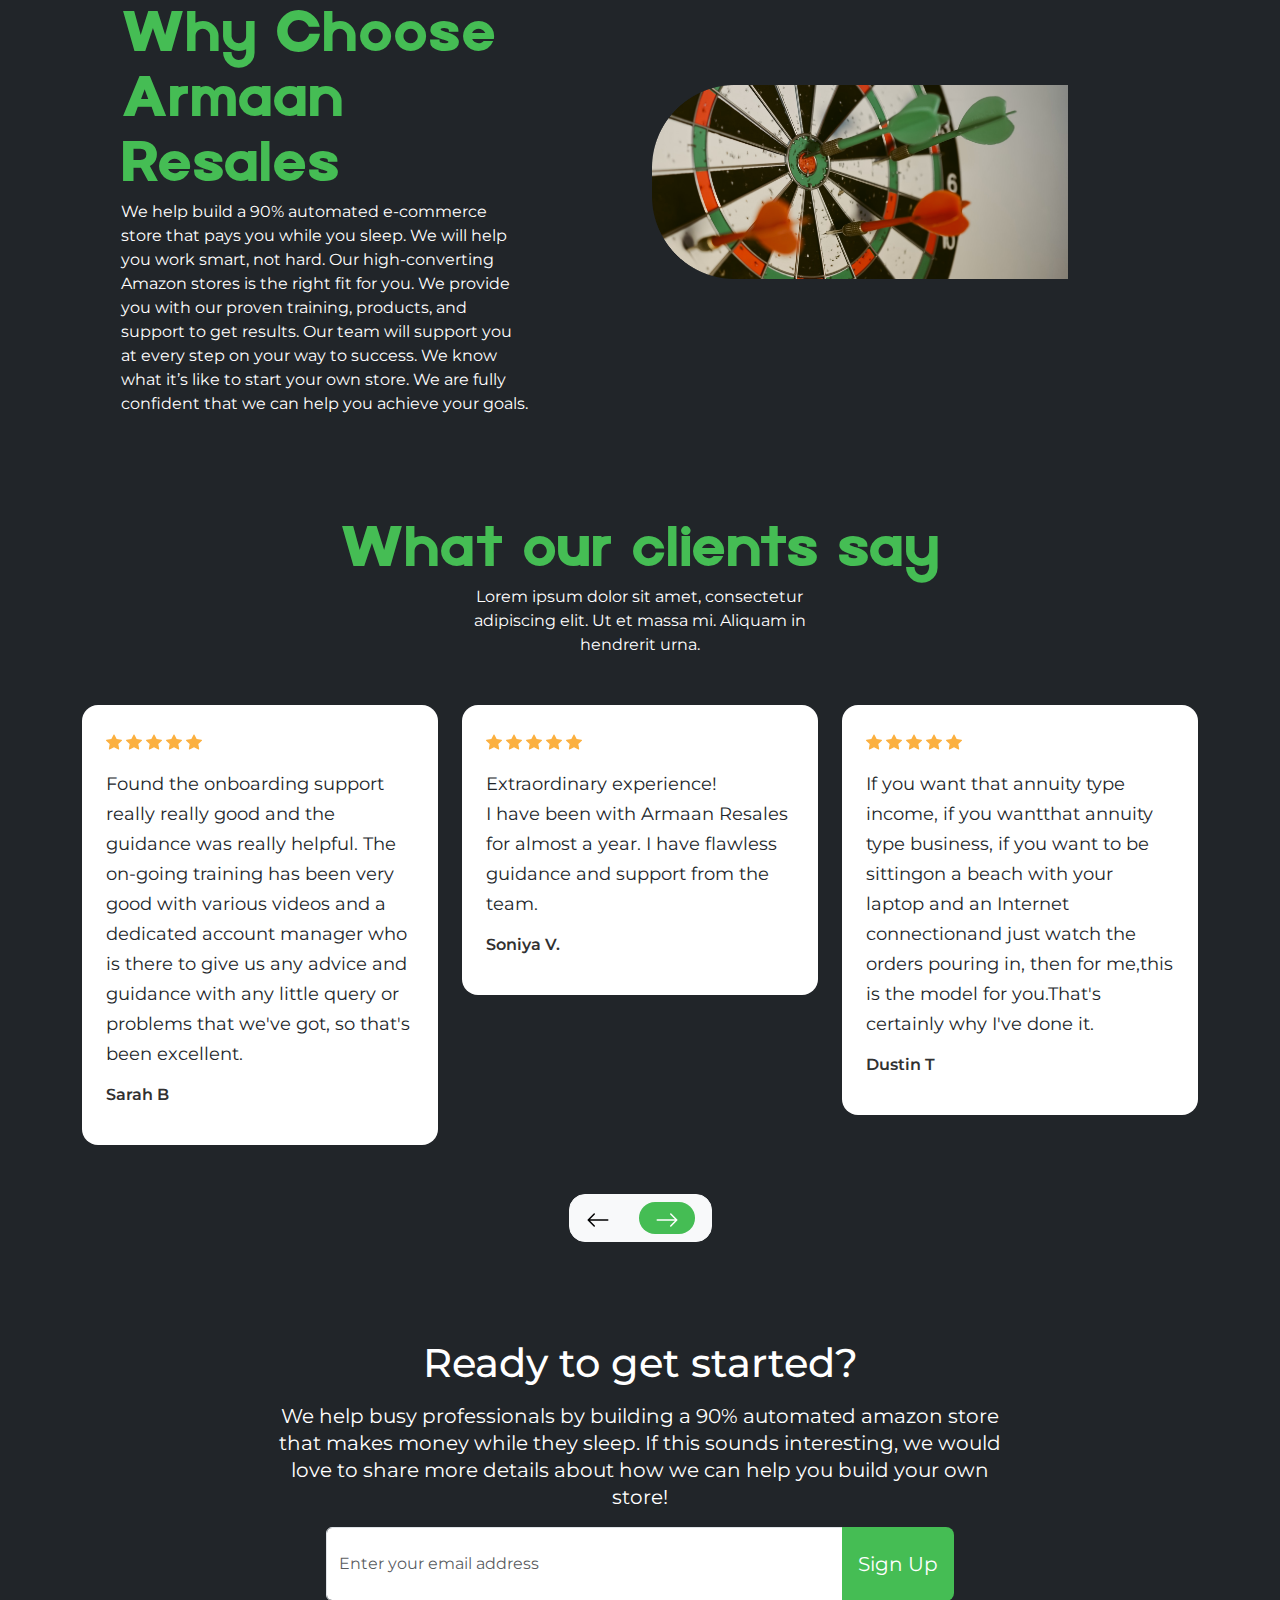
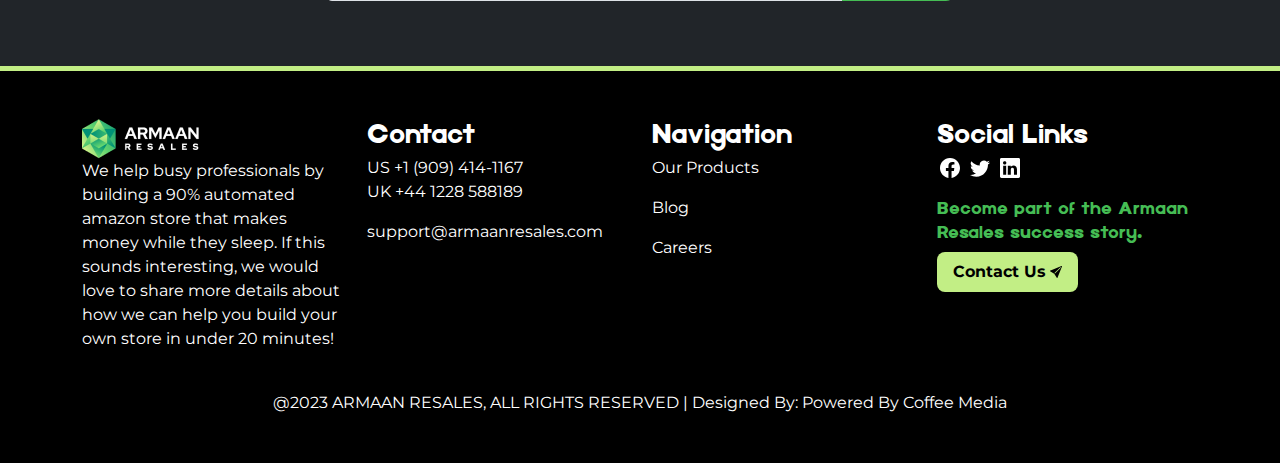
<file: aboutus.html>
<!doctype html>
<html lang="en">

<head>
  <meta charset="utf-8">
  <meta name="viewport" content="width=device-width, initial-scale=1">
  <title>About Us</title>
  <link rel="stylesheet" href="./assets/css/style-about-us.css">
  <link rel="stylesheet" href="./assets/bootstrap/bootstrap.min.css">
  <link rel="shortcut icon" href="./assets/images/cropped-Armaan_color-logo-inverse 1 (2).png" type="image/x-icon">

</head>

<body>
  <!-- navbar  -->
  <nav class="black">
    <div class="main">
      <div class="nav-left">
        <div class="logo">
          <a href="/index.html">
          <img src="./assets/images/image 1.png" id="logoImg" alt=""></a>
        </div>
      </div>
      <div class="nav-right d-flex  ">
        <!-- icons  -->
        <div class="icon4">
          <span class="icons-span"><svg xmlns="http://www.w3.org/2000/svg" width="20" height="20" fill="#FFFFFF"
              class="bi bi-facebook" viewBox="0 0 16 16">
              <path
                d="M16 8.049c0-4.446-3.582-8.05-8-8.05C3.58 0-.002 3.603-.002 8.05c0 4.017 2.926 7.347 6.75 7.951v-5.625h-2.03V8.05H6.75V6.275c0-2.017 1.195-3.131 3.022-3.131.876 0 1.791.157 1.791.157v1.98h-1.009c-.993 0-1.303.621-1.303 1.258v1.51h2.218l-.354 2.326H9.25V16c3.824-.604 6.75-3.934 6.75-7.951z" />
            </svg></span>
          <span class="icons-span"><svg xmlns="http://www.w3.org/2000/svg" width="20" height="20" fill="#FFFFFF"
              class="bi bi-twitter" viewBox="0 0 16 16">
              <path
                d="M5.026 15c6.038 0 9.341-5.003 9.341-9.334 0-.14 0-.282-.006-.422A6.685 6.685 0 0 0 16 3.542a6.658 6.658 0 0 1-1.889.518 3.301 3.301 0 0 0 1.447-1.817 6.533 6.533 0 0 1-2.087.793A3.286 3.286 0 0 0 7.875 6.03a9.325 9.325 0 0 1-6.767-3.429 3.289 3.289 0 0 0 1.018 4.382A3.323 3.323 0 0 1 .64 6.575v.045a3.288 3.288 0 0 0 2.632 3.218 3.203 3.203 0 0 1-.865.115 3.23 3.23 0 0 1-.614-.057 3.283 3.283 0 0 0 3.067 2.277A6.588 6.588 0 0 1 .78 13.58a6.32 6.32 0 0 1-.78-.045A9.344 9.344 0 0 0 5.026 15z" />
            </svg></span>
          <span class="icons-span"><svg xmlns="http://www.w3.org/2000/svg" width="20" height="20" fill="#FFFFFF"
              class="bi bi-linkedin" viewBox="0 0 16 16">
              <path
                d="M0 1.146C0 .513.526 0 1.175 0h13.65C15.474 0 16 .513 16 1.146v13.708c0 .633-.526 1.146-1.175 1.146H1.175C.526 16 0 15.487 0 14.854V1.146zm4.943 12.248V6.169H2.542v7.225h2.401zm-1.2-8.212c.837 0 1.358-.554 1.358-1.248-.015-.709-.52-1.248-1.342-1.248-.822 0-1.359.54-1.359 1.248 0 .694.521 1.248 1.327 1.248h.016zm4.908 8.212V9.359c0-.216.016-.432.08-.586.173-.431.568-.878 1.232-.878.869 0 1.216.662 1.216 1.634v3.865h2.401V9.25c0-2.22-1.184-3.252-2.764-3.252-1.274 0-1.845.7-2.165 1.193v.025h-.016a5.54 5.54 0 0 1 .016-.025V6.169h-2.4c.03.678 0 7.225 0 7.225h2.4z" />
            </svg></span>
          <span class="icons-span"><svg xmlns="http://www.w3.org/2000/svg" width="20" height="20" fill="#FFFFFF"
              class="bi bi-instagram" viewBox="0 0 16 16">
              <path
                d="M8 0C5.829 0 5.556.01 4.703.048 3.85.088 3.269.222 2.76.42a3.917 3.917 0 0 0-1.417.923A3.927 3.927 0 0 0 .42 2.76C.222 3.268.087 3.85.048 4.7.01 5.555 0 5.827 0 8.001c0 2.172.01 2.444.048 3.297.04.852.174 1.433.372 1.942.205.526.478.972.923 1.417.444.445.89.719 1.416.923.51.198 1.09.333 1.942.372C5.555 15.99 5.827 16 8 16s2.444-.01 3.298-.048c.851-.04 1.434-.174 1.943-.372a3.916 3.916 0 0 0 1.416-.923c.445-.445.718-.891.923-1.417.197-.509.332-1.09.372-1.942C15.99 10.445 16 10.173 16 8s-.01-2.445-.048-3.299c-.04-.851-.175-1.433-.372-1.941a3.926 3.926 0 0 0-.923-1.417A3.911 3.911 0 0 0 13.24.42c-.51-.198-1.092-.333-1.943-.372C10.443.01 10.172 0 7.998 0h.003zm-.717 1.442h.718c2.136 0 2.389.007 3.232.046.78.035 1.204.166 1.486.275.373.145.64.319.92.599.28.28.453.546.598.92.11.281.24.705.275 1.485.039.843.047 1.096.047 3.231s-.008 2.389-.047 3.232c-.035.78-.166 1.203-.275 1.485a2.47 2.47 0 0 1-.599.919c-.28.28-.546.453-.92.598-.28.11-.704.24-1.485.276-.843.038-1.096.047-3.232.047s-2.39-.009-3.233-.047c-.78-.036-1.203-.166-1.485-.276a2.478 2.478 0 0 1-.92-.598 2.48 2.48 0 0 1-.6-.92c-.109-.281-.24-.705-.275-1.485-.038-.843-.046-1.096-.046-3.233 0-2.136.008-2.388.046-3.231.036-.78.166-1.204.276-1.486.145-.373.319-.64.599-.92.28-.28.546-.453.92-.598.282-.11.705-.24 1.485-.276.738-.034 1.024-.044 2.515-.045v.002zm4.988 1.328a.96.96 0 1 0 0 1.92.96.96 0 0 0 0-1.92zm-4.27 1.122a4.109 4.109 0 1 0 0 8.217 4.109 4.109 0 0 0 0-8.217zm0 1.441a2.667 2.667 0 1 1 0 5.334 2.667 2.667 0 0 1 0-5.334z" />
            </svg></span>
        </div>
        <!-- navbar links  -->
        <div class="navbar-nav">
          <ul class="ps-0" id="navbar">
            <li><a class="nav-link active" href="/products.html">OUR PRODUCTS</a></li>
            <li><a class="nav-link " href="/blog.html">BLOG</a> </li>
            <li><a class="nav-link" href="/careers.html">CAREERS</a> </li>
            <li><a class="nav-link " href="/learning.html">LEARNING</a> </li>
            <div class="dropdown">
              <li><a class="dropbtn" href="/aboutus.html">ABOUT US<svg xmlns="http://www.w3.org/2000/svg" width="20" height="20" fill="#FFFF" class="bi bi-arrow-down-short" viewBox="0 0 16 16">
                <path fill-rule="evenodd" d="M8 4a.5.5 0 0 1 .5.5v5.793l2.146-2.147a.5.5 0 0 1 .708.708l-3 3a.5.5 0 0 1-.708 0l-3-3a.5.5 0 1 1 .708-.708L7.5 10.293V4.5A.5.5 0 0 1 8 4z"/>
              </svg></a> </li>
              <div class="dropdown-content">
                <a href="/salesteam.html">OUR TEAM</a>
              </div>
            </div>
          </ul>
        </div>
        <!-- navbar button  -->
        <div class="navbar-btn">
          <a href="/contact.html">
            <button type="button" class="icon-btn btn btn-light btn-lg">Contact
              Us<svg xmlns="http://www.w3.org/2000/svg" width="16" height="16" fill="currentColor"
                class="bi bi-send-fill ps-1" viewBox="0 0 16 16">
                <path
                  d="M15.964.686a.5.5 0 0 0-.65-.65L.767 5.855H.766l-.452.18a.5.5 0 0 0-.082.887l.41.26.001.002 4.995 3.178 3.178 4.995.002.002.26.41a.5.5 0 0 0 .886-.083l6-15Zm-1.833 1.89L6.637 10.07l-.215-.338a.5.5 0 0 0-.154-.154l-.338-.215 7.494-7.494 1.178-.471-.47 1.178Z" />
              </svg></button>
          </a>
        </div>
        <input type="hidden" name="" value="false" id="navbarTogglerInput">
        <svg onclick="navbarToggler(this)" id="toogler" xmlns="http://www.w3.org/2000/svg" width="24" height="24"
          fill="#FFF" class="bi bi-list" viewBox="0 0 16 16">
          <path fill-rule="evenodd"
            d="M2.5 12a.5.5 0 0 1 .5-.5h10a.5.5 0 0 1 0 1H3a.5.5 0 0 1-.5-.5zm0-4a.5.5 0 0 1 .5-.5h10a.5.5 0 0 1 0 1H3a.5.5 0 0 1-.5-.5zm0-4a.5.5 0 0 1 .5-.5h10a.5.5 0 0 1 0 1H3a.5.5 0 0 1-.5-.5z" />
        </svg>
      </div>
    </div>
  </nav>
  <!-- navbar  -->
  <div class="container-fluid bg-dark">
    <div class="row about">
      <!-- img  -->
      <div class="col-lg-6 g-0">
        <img src="/assets/images/about-1.png" alt="" width="100%">
      </div>
      <!-- text  -->
      <div class="col-lg-6 about-us m-auto">
        <h1 class="about-h1">Who Are Armaan Resales?</h1>
        <p class="text-white about-p">We are dedicated to providing the highest quality of service, because we understand that your success is also our success.</p>
         <p  class="text-white about-p"> There is no other business model that competes with what we do and what we offer to our portfolio of clients. Armaan Resales offers a wide variety of items along with our customer support that helps clients maximize their bottom line.</p>
      </div>
    </div>
    <h1 class="about-h1 text-center">Meet Our Team</h1>
    <p class="text-white about-p1 m-auto text-center">Armaan Resales is managed by a team of qualified and experienced professionals. We are committed to providing excellence in customer service and backed by rich industry experience</p>

    <div class="row py-lg-5 py-md-3 py-sm-3 py-3 margin">
      <!-- 1st  -->
      <div class="width">
        <div class="card h-100 bg-dark">
          <!-- img  -->
          <img src="/assets/images/about-2.png" class="card-img-top" alt="...">
          <div class="card-body1 text-center text-white pt-3">
            <!-- 1st title  -->
            <h3 class="card-title">Zaid Arshed</h3>
            <!-- 2nd title  -->
            <div class="card-title1">Chief Executive Officer</div>
            <!-- linkedin  -->
            <div class="in">
              <img src="/assets/images/about-8.png" alt="">
            </div>
            <!-- para  -->
            <p class="card-text pt-2">Bringing the power of dropshipping to help entrepreneurs build successful businesses and gain financial freedom.</p>
           <!-- icons  -->
      <div class="icon4">
        <span class="icons-span"><svg xmlns="http://www.w3.org/2000/svg" width="24" height="24" fill="#FFFFFF"
            class="bi bi-facebook" viewBox="0 0 16 16">
            <path
              d="M16 8.049c0-4.446-3.582-8.05-8-8.05C3.58 0-.002 3.603-.002 8.05c0 4.017 2.926 7.347 6.75 7.951v-5.625h-2.03V8.05H6.75V6.275c0-2.017 1.195-3.131 3.022-3.131.876 0 1.791.157 1.791.157v1.98h-1.009c-.993 0-1.303.621-1.303 1.258v1.51h2.218l-.354 2.326H9.25V16c3.824-.604 6.75-3.934 6.75-7.951z" />
          </svg></span>
        <span class="icons-span ps-2"><svg xmlns="http://www.w3.org/2000/svg" width="24" height="24" fill="#FFFFFF"
            class="bi bi-twitter" viewBox="0 0 16 16">
            <path
              d="M5.026 15c6.038 0 9.341-5.003 9.341-9.334 0-.14 0-.282-.006-.422A6.685 6.685 0 0 0 16 3.542a6.658 6.658 0 0 1-1.889.518 3.301 3.301 0 0 0 1.447-1.817 6.533 6.533 0 0 1-2.087.793A3.286 3.286 0 0 0 7.875 6.03a9.325 9.325 0 0 1-6.767-3.429 3.289 3.289 0 0 0 1.018 4.382A3.323 3.323 0 0 1 .64 6.575v.045a3.288 3.288 0 0 0 2.632 3.218 3.203 3.203 0 0 1-.865.115 3.23 3.23 0 0 1-.614-.057 3.283 3.283 0 0 0 3.067 2.277A6.588 6.588 0 0 1 .78 13.58a6.32 6.32 0 0 1-.78-.045A9.344 9.344 0 0 0 5.026 15z" />
          </svg></span>
        <span class="icons-span ps-2"><svg xmlns="http://www.w3.org/2000/svg" width="24" height="24" fill="#FFFFFF"
            class="bi bi-linkedin" viewBox="0 0 16 16">
            <path
              d="M0 1.146C0 .513.526 0 1.175 0h13.65C15.474 0 16 .513 16 1.146v13.708c0 .633-.526 1.146-1.175 1.146H1.175C.526 16 0 15.487 0 14.854V1.146zm4.943 12.248V6.169H2.542v7.225h2.401zm-1.2-8.212c.837 0 1.358-.554 1.358-1.248-.015-.709-.52-1.248-1.342-1.248-.822 0-1.359.54-1.359 1.248 0 .694.521 1.248 1.327 1.248h.016zm4.908 8.212V9.359c0-.216.016-.432.08-.586.173-.431.568-.878 1.232-.878.869 0 1.216.662 1.216 1.634v3.865h2.401V9.25c0-2.22-1.184-3.252-2.764-3.252-1.274 0-1.845.7-2.165 1.193v.025h-.016a5.54 5.54 0 0 1 .016-.025V6.169h-2.4c.03.678 0 7.225 0 7.225h2.4z" />
          </svg></span>
        <span class="icons-span ps-2"><svg xmlns="http://www.w3.org/2000/svg" width="24" height="24" fill="#FFFFFF"
            class="bi bi-instagram" viewBox="0 0 16 16">
            <path
              d="M8 0C5.829 0 5.556.01 4.703.048 3.85.088 3.269.222 2.76.42a3.917 3.917 0 0 0-1.417.923A3.927 3.927 0 0 0 .42 2.76C.222 3.268.087 3.85.048 4.7.01 5.555 0 5.827 0 8.001c0 2.172.01 2.444.048 3.297.04.852.174 1.433.372 1.942.205.526.478.972.923 1.417.444.445.89.719 1.416.923.51.198 1.09.333 1.942.372C5.555 15.99 5.827 16 8 16s2.444-.01 3.298-.048c.851-.04 1.434-.174 1.943-.372a3.916 3.916 0 0 0 1.416-.923c.445-.445.718-.891.923-1.417.197-.509.332-1.09.372-1.942C15.99 10.445 16 10.173 16 8s-.01-2.445-.048-3.299c-.04-.851-.175-1.433-.372-1.941a3.926 3.926 0 0 0-.923-1.417A3.911 3.911 0 0 0 13.24.42c-.51-.198-1.092-.333-1.943-.372C10.443.01 10.172 0 7.998 0h.003zm-.717 1.442h.718c2.136 0 2.389.007 3.232.046.78.035 1.204.166 1.486.275.373.145.64.319.92.599.28.28.453.546.598.92.11.281.24.705.275 1.485.039.843.047 1.096.047 3.231s-.008 2.389-.047 3.232c-.035.78-.166 1.203-.275 1.485a2.47 2.47 0 0 1-.599.919c-.28.28-.546.453-.92.598-.28.11-.704.24-1.485.276-.843.038-1.096.047-3.232.047s-2.39-.009-3.233-.047c-.78-.036-1.203-.166-1.485-.276a2.478 2.478 0 0 1-.92-.598 2.48 2.48 0 0 1-.6-.92c-.109-.281-.24-.705-.275-1.485-.038-.843-.046-1.096-.046-3.233 0-2.136.008-2.388.046-3.231.036-.78.166-1.204.276-1.486.145-.373.319-.64.599-.92.28-.28.546-.453.92-.598.282-.11.705-.24 1.485-.276.738-.034 1.024-.044 2.515-.045v.002zm4.988 1.328a.96.96 0 1 0 0 1.92.96.96 0 0 0 0-1.92zm-4.27 1.122a4.109 4.109 0 1 0 0 8.217 4.109 4.109 0 0 0 0-8.217zm0 1.441a2.667 2.667 0 1 1 0 5.334 2.667 2.667 0 0 1 0-5.334z" />
          </svg></span>
      </div>
          </div>
        </div>
      </div>
        <!-- 2nd  -->
        <div class=" width">
          <div class="card h-100 bg-dark">
            <!-- img  -->
            <img src="/assets/images/about-3.png" class="card-img-top" alt="...">
            <div class="card-body1 text-center text-white pt-3">
              <!-- 1st title  -->
              <h3 class="card-title">Hafiz Muhammad Asif</h3>
              <!-- 2nd title  -->
              <div class="card-title1">Chief Technology Officer</div>
              <!-- linkedin  -->
            <div class="in">
              <img src="/assets/images/about-8.png" alt="">
            </div>
              <!-- para  -->
              <p class="card-text pt-2">Software engineer and tech enthusiast who loves creating innovative solutions for complex problems. </p>
             <!-- icons  -->
        <div class="icon4">
          <span class="icons-span"><svg xmlns="http://www.w3.org/2000/svg" width="24" height="24" fill="#FFFFFF"
              class="bi bi-facebook" viewBox="0 0 16 16">
              <path
                d="M16 8.049c0-4.446-3.582-8.05-8-8.05C3.58 0-.002 3.603-.002 8.05c0 4.017 2.926 7.347 6.75 7.951v-5.625h-2.03V8.05H6.75V6.275c0-2.017 1.195-3.131 3.022-3.131.876 0 1.791.157 1.791.157v1.98h-1.009c-.993 0-1.303.621-1.303 1.258v1.51h2.218l-.354 2.326H9.25V16c3.824-.604 6.75-3.934 6.75-7.951z" />
            </svg></span>
          <span class="icons-span ps-2"><svg xmlns="http://www.w3.org/2000/svg" width="24" height="24" fill="#FFFFFF"
              class="bi bi-twitter" viewBox="0 0 16 16">
              <path
                d="M5.026 15c6.038 0 9.341-5.003 9.341-9.334 0-.14 0-.282-.006-.422A6.685 6.685 0 0 0 16 3.542a6.658 6.658 0 0 1-1.889.518 3.301 3.301 0 0 0 1.447-1.817 6.533 6.533 0 0 1-2.087.793A3.286 3.286 0 0 0 7.875 6.03a9.325 9.325 0 0 1-6.767-3.429 3.289 3.289 0 0 0 1.018 4.382A3.323 3.323 0 0 1 .64 6.575v.045a3.288 3.288 0 0 0 2.632 3.218 3.203 3.203 0 0 1-.865.115 3.23 3.23 0 0 1-.614-.057 3.283 3.283 0 0 0 3.067 2.277A6.588 6.588 0 0 1 .78 13.58a6.32 6.32 0 0 1-.78-.045A9.344 9.344 0 0 0 5.026 15z" />
            </svg></span>
          <span class="icons-span ps-2"><svg xmlns="http://www.w3.org/2000/svg" width="24" height="24" fill="#FFFFFF"
              class="bi bi-linkedin" viewBox="0 0 16 16">
              <path
                d="M0 1.146C0 .513.526 0 1.175 0h13.65C15.474 0 16 .513 16 1.146v13.708c0 .633-.526 1.146-1.175 1.146H1.175C.526 16 0 15.487 0 14.854V1.146zm4.943 12.248V6.169H2.542v7.225h2.401zm-1.2-8.212c.837 0 1.358-.554 1.358-1.248-.015-.709-.52-1.248-1.342-1.248-.822 0-1.359.54-1.359 1.248 0 .694.521 1.248 1.327 1.248h.016zm4.908 8.212V9.359c0-.216.016-.432.08-.586.173-.431.568-.878 1.232-.878.869 0 1.216.662 1.216 1.634v3.865h2.401V9.25c0-2.22-1.184-3.252-2.764-3.252-1.274 0-1.845.7-2.165 1.193v.025h-.016a5.54 5.54 0 0 1 .016-.025V6.169h-2.4c.03.678 0 7.225 0 7.225h2.4z" />
            </svg></span>
          <span class="icons-span ps-2"><svg xmlns="http://www.w3.org/2000/svg" width="24" height="24" fill="#FFFFFF"
              class="bi bi-instagram" viewBox="0 0 16 16">
              <path
                d="M8 0C5.829 0 5.556.01 4.703.048 3.85.088 3.269.222 2.76.42a3.917 3.917 0 0 0-1.417.923A3.927 3.927 0 0 0 .42 2.76C.222 3.268.087 3.85.048 4.7.01 5.555 0 5.827 0 8.001c0 2.172.01 2.444.048 3.297.04.852.174 1.433.372 1.942.205.526.478.972.923 1.417.444.445.89.719 1.416.923.51.198 1.09.333 1.942.372C5.555 15.99 5.827 16 8 16s2.444-.01 3.298-.048c.851-.04 1.434-.174 1.943-.372a3.916 3.916 0 0 0 1.416-.923c.445-.445.718-.891.923-1.417.197-.509.332-1.09.372-1.942C15.99 10.445 16 10.173 16 8s-.01-2.445-.048-3.299c-.04-.851-.175-1.433-.372-1.941a3.926 3.926 0 0 0-.923-1.417A3.911 3.911 0 0 0 13.24.42c-.51-.198-1.092-.333-1.943-.372C10.443.01 10.172 0 7.998 0h.003zm-.717 1.442h.718c2.136 0 2.389.007 3.232.046.78.035 1.204.166 1.486.275.373.145.64.319.92.599.28.28.453.546.598.92.11.281.24.705.275 1.485.039.843.047 1.096.047 3.231s-.008 2.389-.047 3.232c-.035.78-.166 1.203-.275 1.485a2.47 2.47 0 0 1-.599.919c-.28.28-.546.453-.92.598-.28.11-.704.24-1.485.276-.843.038-1.096.047-3.232.047s-2.39-.009-3.233-.047c-.78-.036-1.203-.166-1.485-.276a2.478 2.478 0 0 1-.92-.598 2.48 2.48 0 0 1-.6-.92c-.109-.281-.24-.705-.275-1.485-.038-.843-.046-1.096-.046-3.233 0-2.136.008-2.388.046-3.231.036-.78.166-1.204.276-1.486.145-.373.319-.64.599-.92.28-.28.546-.453.92-.598.282-.11.705-.24 1.485-.276.738-.034 1.024-.044 2.515-.045v.002zm4.988 1.328a.96.96 0 1 0 0 1.92.96.96 0 0 0 0-1.92zm-4.27 1.122a4.109 4.109 0 1 0 0 8.217 4.109 4.109 0 0 0 0-8.217zm0 1.441a2.667 2.667 0 1 1 0 5.334 2.667 2.667 0 0 1 0-5.334z" />
            </svg></span>
        </div>
            </div>
          </div>
        </div>
          <!-- 3rd  -->
      <div class="width">
        <div class="card h-100 bg-dark">
          <!-- img  -->
          <img src="/assets/images/about-4.png" class="card-img-top" alt="...">
          <div class="card-body1 text-center text-white pt-3">
            <!-- 1st title  -->
            <h3 class="card-title">Jordan Gilmore</h3>
            <!-- 2nd title  -->
            <div class="card-title1">Head of Client Services</div>
            <!-- linkedin  -->
            <div class="in">
              <img src="/assets/images/about-8.png" alt="">
            </div>
            <!-- para  -->
            <p class="card-text pt-2">Helping clients create amazing experiences through tailored solutions. Making the world a better place one client at a time.
            </p>
           <!-- icons  -->
      <div class="icon4">
        <span class="icons-span"><svg xmlns="http://www.w3.org/2000/svg" width="24" height="24" fill="#FFFFFF"
            class="bi bi-facebook" viewBox="0 0 16 16">
            <path
              d="M16 8.049c0-4.446-3.582-8.05-8-8.05C3.58 0-.002 3.603-.002 8.05c0 4.017 2.926 7.347 6.75 7.951v-5.625h-2.03V8.05H6.75V6.275c0-2.017 1.195-3.131 3.022-3.131.876 0 1.791.157 1.791.157v1.98h-1.009c-.993 0-1.303.621-1.303 1.258v1.51h2.218l-.354 2.326H9.25V16c3.824-.604 6.75-3.934 6.75-7.951z" />
          </svg></span>
        <span class="icons-span ps-2"><svg xmlns="http://www.w3.org/2000/svg" width="24" height="24" fill="#FFFFFF"
            class="bi bi-twitter" viewBox="0 0 16 16">
            <path
              d="M5.026 15c6.038 0 9.341-5.003 9.341-9.334 0-.14 0-.282-.006-.422A6.685 6.685 0 0 0 16 3.542a6.658 6.658 0 0 1-1.889.518 3.301 3.301 0 0 0 1.447-1.817 6.533 6.533 0 0 1-2.087.793A3.286 3.286 0 0 0 7.875 6.03a9.325 9.325 0 0 1-6.767-3.429 3.289 3.289 0 0 0 1.018 4.382A3.323 3.323 0 0 1 .64 6.575v.045a3.288 3.288 0 0 0 2.632 3.218 3.203 3.203 0 0 1-.865.115 3.23 3.23 0 0 1-.614-.057 3.283 3.283 0 0 0 3.067 2.277A6.588 6.588 0 0 1 .78 13.58a6.32 6.32 0 0 1-.78-.045A9.344 9.344 0 0 0 5.026 15z" />
          </svg></span>
        <span class="icons-span ps-2"><svg xmlns="http://www.w3.org/2000/svg" width="24" height="24" fill="#FFFFFF"
            class="bi bi-linkedin" viewBox="0 0 16 16">
            <path
              d="M0 1.146C0 .513.526 0 1.175 0h13.65C15.474 0 16 .513 16 1.146v13.708c0 .633-.526 1.146-1.175 1.146H1.175C.526 16 0 15.487 0 14.854V1.146zm4.943 12.248V6.169H2.542v7.225h2.401zm-1.2-8.212c.837 0 1.358-.554 1.358-1.248-.015-.709-.52-1.248-1.342-1.248-.822 0-1.359.54-1.359 1.248 0 .694.521 1.248 1.327 1.248h.016zm4.908 8.212V9.359c0-.216.016-.432.08-.586.173-.431.568-.878 1.232-.878.869 0 1.216.662 1.216 1.634v3.865h2.401V9.25c0-2.22-1.184-3.252-2.764-3.252-1.274 0-1.845.7-2.165 1.193v.025h-.016a5.54 5.54 0 0 1 .016-.025V6.169h-2.4c.03.678 0 7.225 0 7.225h2.4z" />
          </svg></span>
        <span class="icons-span ps-2"><svg xmlns="http://www.w3.org/2000/svg" width="24" height="24" fill="#FFFFFF"
            class="bi bi-instagram" viewBox="0 0 16 16">
            <path
              d="M8 0C5.829 0 5.556.01 4.703.048 3.85.088 3.269.222 2.76.42a3.917 3.917 0 0 0-1.417.923A3.927 3.927 0 0 0 .42 2.76C.222 3.268.087 3.85.048 4.7.01 5.555 0 5.827 0 8.001c0 2.172.01 2.444.048 3.297.04.852.174 1.433.372 1.942.205.526.478.972.923 1.417.444.445.89.719 1.416.923.51.198 1.09.333 1.942.372C5.555 15.99 5.827 16 8 16s2.444-.01 3.298-.048c.851-.04 1.434-.174 1.943-.372a3.916 3.916 0 0 0 1.416-.923c.445-.445.718-.891.923-1.417.197-.509.332-1.09.372-1.942C15.99 10.445 16 10.173 16 8s-.01-2.445-.048-3.299c-.04-.851-.175-1.433-.372-1.941a3.926 3.926 0 0 0-.923-1.417A3.911 3.911 0 0 0 13.24.42c-.51-.198-1.092-.333-1.943-.372C10.443.01 10.172 0 7.998 0h.003zm-.717 1.442h.718c2.136 0 2.389.007 3.232.046.78.035 1.204.166 1.486.275.373.145.64.319.92.599.28.28.453.546.598.92.11.281.24.705.275 1.485.039.843.047 1.096.047 3.231s-.008 2.389-.047 3.232c-.035.78-.166 1.203-.275 1.485a2.47 2.47 0 0 1-.599.919c-.28.28-.546.453-.92.598-.28.11-.704.24-1.485.276-.843.038-1.096.047-3.232.047s-2.39-.009-3.233-.047c-.78-.036-1.203-.166-1.485-.276a2.478 2.478 0 0 1-.92-.598 2.48 2.48 0 0 1-.6-.92c-.109-.281-.24-.705-.275-1.485-.038-.843-.046-1.096-.046-3.233 0-2.136.008-2.388.046-3.231.036-.78.166-1.204.276-1.486.145-.373.319-.64.599-.92.28-.28.546-.453.92-.598.282-.11.705-.24 1.485-.276.738-.034 1.024-.044 2.515-.045v.002zm4.988 1.328a.96.96 0 1 0 0 1.92.96.96 0 0 0 0-1.92zm-4.27 1.122a4.109 4.109 0 1 0 0 8.217 4.109 4.109 0 0 0 0-8.217zm0 1.441a2.667 2.667 0 1 1 0 5.334 2.667 2.667 0 0 1 0-5.334z" />
          </svg></span>
      </div>
          </div>
        </div>
      </div>
        <!-- 4th -->
        <div class="width">
          <div class="card h-100 bg-dark">
            <!-- img  -->
            <img src="/assets/images/about-5.png" class="card-img-top" alt="...">
            <div class="card-body1 text-center text-white pt-3">
              <!-- 1st title  -->
              <h3 class="card-title">Brad Thorne</h3>
              <!-- 2nd title  -->
              <div class="card-title1">Operations Manager</div>
              <!-- linkedin  -->
            <div class="in">
              <img src="/assets/images/about-8.png" alt="">
            </div>
              <!-- para  -->
              <p class="card-text pt-2">The guy behind the scenes making sure everything runs smoothly. Keeping things organized and efficient, one project at a time.</p>
             <!-- icons  -->
        <div class="icon4">
          <span class="icons-span"><svg xmlns="http://www.w3.org/2000/svg" width="24" height="24" fill="#FFFFFF"
              class="bi bi-facebook" viewBox="0 0 16 16">
              <path
                d="M16 8.049c0-4.446-3.582-8.05-8-8.05C3.58 0-.002 3.603-.002 8.05c0 4.017 2.926 7.347 6.75 7.951v-5.625h-2.03V8.05H6.75V6.275c0-2.017 1.195-3.131 3.022-3.131.876 0 1.791.157 1.791.157v1.98h-1.009c-.993 0-1.303.621-1.303 1.258v1.51h2.218l-.354 2.326H9.25V16c3.824-.604 6.75-3.934 6.75-7.951z" />
            </svg></span>
          <span class="icons-span ps-2"><svg xmlns="http://www.w3.org/2000/svg" width="24" height="24" fill="#FFFFFF"
              class="bi bi-twitter" viewBox="0 0 16 16">
              <path
                d="M5.026 15c6.038 0 9.341-5.003 9.341-9.334 0-.14 0-.282-.006-.422A6.685 6.685 0 0 0 16 3.542a6.658 6.658 0 0 1-1.889.518 3.301 3.301 0 0 0 1.447-1.817 6.533 6.533 0 0 1-2.087.793A3.286 3.286 0 0 0 7.875 6.03a9.325 9.325 0 0 1-6.767-3.429 3.289 3.289 0 0 0 1.018 4.382A3.323 3.323 0 0 1 .64 6.575v.045a3.288 3.288 0 0 0 2.632 3.218 3.203 3.203 0 0 1-.865.115 3.23 3.23 0 0 1-.614-.057 3.283 3.283 0 0 0 3.067 2.277A6.588 6.588 0 0 1 .78 13.58a6.32 6.32 0 0 1-.78-.045A9.344 9.344 0 0 0 5.026 15z" />
            </svg></span>
          <span class="icons-span ps-2"><svg xmlns="http://www.w3.org/2000/svg" width="24" height="24" fill="#FFFFFF"
              class="bi bi-linkedin" viewBox="0 0 16 16">
              <path
                d="M0 1.146C0 .513.526 0 1.175 0h13.65C15.474 0 16 .513 16 1.146v13.708c0 .633-.526 1.146-1.175 1.146H1.175C.526 16 0 15.487 0 14.854V1.146zm4.943 12.248V6.169H2.542v7.225h2.401zm-1.2-8.212c.837 0 1.358-.554 1.358-1.248-.015-.709-.52-1.248-1.342-1.248-.822 0-1.359.54-1.359 1.248 0 .694.521 1.248 1.327 1.248h.016zm4.908 8.212V9.359c0-.216.016-.432.08-.586.173-.431.568-.878 1.232-.878.869 0 1.216.662 1.216 1.634v3.865h2.401V9.25c0-2.22-1.184-3.252-2.764-3.252-1.274 0-1.845.7-2.165 1.193v.025h-.016a5.54 5.54 0 0 1 .016-.025V6.169h-2.4c.03.678 0 7.225 0 7.225h2.4z" />
            </svg></span>
          <span class="icons-span ps-2"><svg xmlns="http://www.w3.org/2000/svg" width="24" height="24" fill="#FFFFFF"
              class="bi bi-instagram" viewBox="0 0 16 16">
              <path
                d="M8 0C5.829 0 5.556.01 4.703.048 3.85.088 3.269.222 2.76.42a3.917 3.917 0 0 0-1.417.923A3.927 3.927 0 0 0 .42 2.76C.222 3.268.087 3.85.048 4.7.01 5.555 0 5.827 0 8.001c0 2.172.01 2.444.048 3.297.04.852.174 1.433.372 1.942.205.526.478.972.923 1.417.444.445.89.719 1.416.923.51.198 1.09.333 1.942.372C5.555 15.99 5.827 16 8 16s2.444-.01 3.298-.048c.851-.04 1.434-.174 1.943-.372a3.916 3.916 0 0 0 1.416-.923c.445-.445.718-.891.923-1.417.197-.509.332-1.09.372-1.942C15.99 10.445 16 10.173 16 8s-.01-2.445-.048-3.299c-.04-.851-.175-1.433-.372-1.941a3.926 3.926 0 0 0-.923-1.417A3.911 3.911 0 0 0 13.24.42c-.51-.198-1.092-.333-1.943-.372C10.443.01 10.172 0 7.998 0h.003zm-.717 1.442h.718c2.136 0 2.389.007 3.232.046.78.035 1.204.166 1.486.275.373.145.64.319.92.599.28.28.453.546.598.92.11.281.24.705.275 1.485.039.843.047 1.096.047 3.231s-.008 2.389-.047 3.232c-.035.78-.166 1.203-.275 1.485a2.47 2.47 0 0 1-.599.919c-.28.28-.546.453-.92.598-.28.11-.704.24-1.485.276-.843.038-1.096.047-3.232.047s-2.39-.009-3.233-.047c-.78-.036-1.203-.166-1.485-.276a2.478 2.478 0 0 1-.92-.598 2.48 2.48 0 0 1-.6-.92c-.109-.281-.24-.705-.275-1.485-.038-.843-.046-1.096-.046-3.233 0-2.136.008-2.388.046-3.231.036-.78.166-1.204.276-1.486.145-.373.319-.64.599-.92.28-.28.546-.453.92-.598.282-.11.705-.24 1.485-.276.738-.034 1.024-.044 2.515-.045v.002zm4.988 1.328a.96.96 0 1 0 0 1.92.96.96 0 0 0 0-1.92zm-4.27 1.122a4.109 4.109 0 1 0 0 8.217 4.109 4.109 0 0 0 0-8.217zm0 1.441a2.667 2.667 0 1 1 0 5.334 2.667 2.667 0 0 1 0-5.334z" />
            </svg></span>
        </div>
            </div>
          </div>
        </div>
          <!-- 5th  -->
      <div class=" width ">
        <div class="card h-100 bg-dark">
          <!-- img  -->
          <img src="/assets/images/about-6.png" class="card-img-top" alt="...">
          <div class="card-body1 text-center text-white pt-3">
            <!-- 1st title  -->
            <h3 class="card-title">Les Ronquillo</h3>
            <!-- 2nd title  -->
            <div class="card-title1">Marketing Director</div>
            <!-- linkedin  -->
            <div class="in">
              <img src="/assets/images/about-8.png" alt="">
            </div>
            <!-- para  -->
            <p class="card-text pt-2">I'm the Marketing Director that injects a little humor into the workplace. No need to thank me, just spread the word! </p>
           <!-- icons  -->
      <div class="icon4">
        <span class="icons-span"><svg xmlns="http://www.w3.org/2000/svg" width="24" height="24" fill="#FFFFFF"
            class="bi bi-facebook" viewBox="0 0 16 16">
            <path
              d="M16 8.049c0-4.446-3.582-8.05-8-8.05C3.58 0-.002 3.603-.002 8.05c0 4.017 2.926 7.347 6.75 7.951v-5.625h-2.03V8.05H6.75V6.275c0-2.017 1.195-3.131 3.022-3.131.876 0 1.791.157 1.791.157v1.98h-1.009c-.993 0-1.303.621-1.303 1.258v1.51h2.218l-.354 2.326H9.25V16c3.824-.604 6.75-3.934 6.75-7.951z" />
          </svg></span>
        <span class="icons-span ps-2"><svg xmlns="http://www.w3.org/2000/svg" width="24" height="24" fill="#FFFFFF"
            class="bi bi-twitter" viewBox="0 0 16 16">
            <path
              d="M5.026 15c6.038 0 9.341-5.003 9.341-9.334 0-.14 0-.282-.006-.422A6.685 6.685 0 0 0 16 3.542a6.658 6.658 0 0 1-1.889.518 3.301 3.301 0 0 0 1.447-1.817 6.533 6.533 0 0 1-2.087.793A3.286 3.286 0 0 0 7.875 6.03a9.325 9.325 0 0 1-6.767-3.429 3.289 3.289 0 0 0 1.018 4.382A3.323 3.323 0 0 1 .64 6.575v.045a3.288 3.288 0 0 0 2.632 3.218 3.203 3.203 0 0 1-.865.115 3.23 3.23 0 0 1-.614-.057 3.283 3.283 0 0 0 3.067 2.277A6.588 6.588 0 0 1 .78 13.58a6.32 6.32 0 0 1-.78-.045A9.344 9.344 0 0 0 5.026 15z" />
          </svg></span>
        <span class="icons-span ps-2"><svg xmlns="http://www.w3.org/2000/svg" width="24" height="24" fill="#FFFFFF"
            class="bi bi-linkedin" viewBox="0 0 16 16">
            <path
              d="M0 1.146C0 .513.526 0 1.175 0h13.65C15.474 0 16 .513 16 1.146v13.708c0 .633-.526 1.146-1.175 1.146H1.175C.526 16 0 15.487 0 14.854V1.146zm4.943 12.248V6.169H2.542v7.225h2.401zm-1.2-8.212c.837 0 1.358-.554 1.358-1.248-.015-.709-.52-1.248-1.342-1.248-.822 0-1.359.54-1.359 1.248 0 .694.521 1.248 1.327 1.248h.016zm4.908 8.212V9.359c0-.216.016-.432.08-.586.173-.431.568-.878 1.232-.878.869 0 1.216.662 1.216 1.634v3.865h2.401V9.25c0-2.22-1.184-3.252-2.764-3.252-1.274 0-1.845.7-2.165 1.193v.025h-.016a5.54 5.54 0 0 1 .016-.025V6.169h-2.4c.03.678 0 7.225 0 7.225h2.4z" />
          </svg></span>
        <span class="icons-span ps-2"><svg xmlns="http://www.w3.org/2000/svg" width="24" height="24" fill="#FFFFFF"
            class="bi bi-instagram" viewBox="0 0 16 16">
            <path
              d="M8 0C5.829 0 5.556.01 4.703.048 3.85.088 3.269.222 2.76.42a3.917 3.917 0 0 0-1.417.923A3.927 3.927 0 0 0 .42 2.76C.222 3.268.087 3.85.048 4.7.01 5.555 0 5.827 0 8.001c0 2.172.01 2.444.048 3.297.04.852.174 1.433.372 1.942.205.526.478.972.923 1.417.444.445.89.719 1.416.923.51.198 1.09.333 1.942.372C5.555 15.99 5.827 16 8 16s2.444-.01 3.298-.048c.851-.04 1.434-.174 1.943-.372a3.916 3.916 0 0 0 1.416-.923c.445-.445.718-.891.923-1.417.197-.509.332-1.09.372-1.942C15.99 10.445 16 10.173 16 8s-.01-2.445-.048-3.299c-.04-.851-.175-1.433-.372-1.941a3.926 3.926 0 0 0-.923-1.417A3.911 3.911 0 0 0 13.24.42c-.51-.198-1.092-.333-1.943-.372C10.443.01 10.172 0 7.998 0h.003zm-.717 1.442h.718c2.136 0 2.389.007 3.232.046.78.035 1.204.166 1.486.275.373.145.64.319.92.599.28.28.453.546.598.92.11.281.24.705.275 1.485.039.843.047 1.096.047 3.231s-.008 2.389-.047 3.232c-.035.78-.166 1.203-.275 1.485a2.47 2.47 0 0 1-.599.919c-.28.28-.546.453-.92.598-.28.11-.704.24-1.485.276-.843.038-1.096.047-3.232.047s-2.39-.009-3.233-.047c-.78-.036-1.203-.166-1.485-.276a2.478 2.478 0 0 1-.92-.598 2.48 2.48 0 0 1-.6-.92c-.109-.281-.24-.705-.275-1.485-.038-.843-.046-1.096-.046-3.233 0-2.136.008-2.388.046-3.231.036-.78.166-1.204.276-1.486.145-.373.319-.64.599-.92.28-.28.546-.453.92-.598.282-.11.705-.24 1.485-.276.738-.034 1.024-.044 2.515-.045v.002zm4.988 1.328a.96.96 0 1 0 0 1.92.96.96 0 0 0 0-1.92zm-4.27 1.122a4.109 4.109 0 1 0 0 8.217 4.109 4.109 0 0 0 0-8.217zm0 1.441a2.667 2.667 0 1 1 0 5.334 2.667 2.667 0 0 1 0-5.334z" />
          </svg></span>
      </div>
          </div>
        </div>
      </div>
    </div>
      <!-- right img with heading   -->
      <div class="row mx-0 py-lg-5 py-md-3 py-sm-3 py-3">
        <!-- heading  -->
        <div class="col-lg-6">
          <div class="text m-auto mt-lg-5 mt-md-3 mt-sm-3 mt-3">
          <h1 class="about-green">Why Choose Armaan Resales</h1>
          <div class="para3 text-white">We help build a 90% automated e-commerce store that pays you while you sleep. We will help you work smart, not hard. Our high-converting Amazon stores is the right fit for you. We provide you with our proven training, products, and support to get results. Our team will support you at every step on your way to success. We know what it’s like to start your own store. We are fully confident that we can help you achieve your goals.</div>
        
        </div>
        </div>
        <!-- img  -->
        <div class="col-lg-6 col-md-12 m-auto round">
          <img src="/assets/images/about-7.png" width="100%" alt="">
        </div>
      </div>
      <h1 class="about-green text-center mt-lg-5 mt-md-3 mt-sm-3 mt-3 ">What our clients say </h1>
      <p class="text-center text-white m-auto about-p2">Lorem ipsum dolor sit amet, consectetur adipiscing elit. Ut et massa mi. Aliquam in hendrerit urna.</p>
      <div class="container">
      <div class="row">
        <!-- 1st  -->
        <div class="col-lg-4 pt-lg-5 pt-md-3 pt-sm-3 pt-3">
          <div class="white-card  p-4">
            <div class="star pb-3">
              <span><svg xmlns="http://www.w3.org/2000/svg" width="16" height="16" fill=" #FBB040"
                  class="bi bi-star-fill" viewBox="0 0 16 16">
                  <path
                    d="M3.612 15.443c-.386.198-.824-.149-.746-.592l.83-4.73L.173 6.765c-.329-.314-.158-.888.283-.95l4.898-.696L7.538.792c.197-.39.73-.39.927 0l2.184 4.327 4.898.696c.441.062.612.636.282.95l-3.522 3.356.83 4.73c.078.443-.36.79-.746.592L8 13.187l-4.389 2.256z" />
                </svg></span>
              <span><svg xmlns="http://www.w3.org/2000/svg" width="16" height="16" fill=" #FBB040"
                  class="bi bi-star-fill" viewBox="0 0 16 16">
                  <path
                    d="M3.612 15.443c-.386.198-.824-.149-.746-.592l.83-4.73L.173 6.765c-.329-.314-.158-.888.283-.95l4.898-.696L7.538.792c.197-.39.73-.39.927 0l2.184 4.327 4.898.696c.441.062.612.636.282.95l-3.522 3.356.83 4.73c.078.443-.36.79-.746.592L8 13.187l-4.389 2.256z" />
                </svg></span>
              <span><svg xmlns="http://www.w3.org/2000/svg" width="16" height="16" fill=" #FBB040"
                  class="bi bi-star-fill" viewBox="0 0 16 16">
                  <path
                    d="M3.612 15.443c-.386.198-.824-.149-.746-.592l.83-4.73L.173 6.765c-.329-.314-.158-.888.283-.95l4.898-.696L7.538.792c.197-.39.73-.39.927 0l2.184 4.327 4.898.696c.441.062.612.636.282.95l-3.522 3.356.83 4.73c.078.443-.36.79-.746.592L8 13.187l-4.389 2.256z" />
                </svg></span>
              <span><svg xmlns="http://www.w3.org/2000/svg" width="16" height="16" fill=" #FBB040"
                  class="bi bi-star-fill" viewBox="0 0 16 16">
                  <path
                    d="M3.612 15.443c-.386.198-.824-.149-.746-.592l.83-4.73L.173 6.765c-.329-.314-.158-.888.283-.95l4.898-.696L7.538.792c.197-.39.73-.39.927 0l2.184 4.327 4.898.696c.441.062.612.636.282.95l-3.522 3.356.83 4.73c.078.443-.36.79-.746.592L8 13.187l-4.389 2.256z" />
                </svg></span>
              <span><svg xmlns="http://www.w3.org/2000/svg" width="16" height="16" fill=" #FBB040"
                  class="bi bi-star-fill" viewBox="0 0 16 16">
                  <path
                    d="M3.612 15.443c-.386.198-.824-.149-.746-.592l.83-4.73L.173 6.765c-.329-.314-.158-.888.283-.95l4.898-.696L7.538.792c.197-.39.73-.39.927 0l2.184 4.327 4.898.696c.441.062.612.636.282.95l-3.522 3.356.83 4.73c.078.443-.36.79-.746.592L8 13.187l-4.389 2.256z" />
                </svg></span>
            </div>
            <div class="star-body">
              Found the onboarding support really really good and the guidance was really helpful. The on-going training has been very good with various videos and a dedicated account manager who is there to give us any advice and guidance with any little query or problems that we've got, so that's been excellent.
            </div>
              <div class="star-text mt-3">
                <p>Sarah B</p>
              </div>
          </div>
        </div>

 <!-- 2nd  -->
 <div class="col-lg-4 pt-lg-5 pt-md-3 pt-sm-3 pt-3">
  <div class="white-card  p-4">
    <div class="star pb-3">
      <span><svg xmlns="http://www.w3.org/2000/svg" width="16" height="16" fill=" #FBB040"
          class="bi bi-star-fill" viewBox="0 0 16 16">
          <path
            d="M3.612 15.443c-.386.198-.824-.149-.746-.592l.83-4.73L.173 6.765c-.329-.314-.158-.888.283-.95l4.898-.696L7.538.792c.197-.39.73-.39.927 0l2.184 4.327 4.898.696c.441.062.612.636.282.95l-3.522 3.356.83 4.73c.078.443-.36.79-.746.592L8 13.187l-4.389 2.256z" />
        </svg></span>
      <span><svg xmlns="http://www.w3.org/2000/svg" width="16" height="16" fill=" #FBB040"
          class="bi bi-star-fill" viewBox="0 0 16 16">
          <path
            d="M3.612 15.443c-.386.198-.824-.149-.746-.592l.83-4.73L.173 6.765c-.329-.314-.158-.888.283-.95l4.898-.696L7.538.792c.197-.39.73-.39.927 0l2.184 4.327 4.898.696c.441.062.612.636.282.95l-3.522 3.356.83 4.73c.078.443-.36.79-.746.592L8 13.187l-4.389 2.256z" />
        </svg></span>
      <span><svg xmlns="http://www.w3.org/2000/svg" width="16" height="16" fill=" #FBB040"
          class="bi bi-star-fill" viewBox="0 0 16 16">
          <path
            d="M3.612 15.443c-.386.198-.824-.149-.746-.592l.83-4.73L.173 6.765c-.329-.314-.158-.888.283-.95l4.898-.696L7.538.792c.197-.39.73-.39.927 0l2.184 4.327 4.898.696c.441.062.612.636.282.95l-3.522 3.356.83 4.73c.078.443-.36.79-.746.592L8 13.187l-4.389 2.256z" />
        </svg></span>
      <span><svg xmlns="http://www.w3.org/2000/svg" width="16" height="16" fill=" #FBB040"
          class="bi bi-star-fill" viewBox="0 0 16 16">
          <path
            d="M3.612 15.443c-.386.198-.824-.149-.746-.592l.83-4.73L.173 6.765c-.329-.314-.158-.888.283-.95l4.898-.696L7.538.792c.197-.39.73-.39.927 0l2.184 4.327 4.898.696c.441.062.612.636.282.95l-3.522 3.356.83 4.73c.078.443-.36.79-.746.592L8 13.187l-4.389 2.256z" />
        </svg></span>
      <span><svg xmlns="http://www.w3.org/2000/svg" width="16" height="16" fill=" #FBB040"
          class="bi bi-star-fill" viewBox="0 0 16 16">
          <path
            d="M3.612 15.443c-.386.198-.824-.149-.746-.592l.83-4.73L.173 6.765c-.329-.314-.158-.888.283-.95l4.898-.696L7.538.792c.197-.39.73-.39.927 0l2.184 4.327 4.898.696c.441.062.612.636.282.95l-3.522 3.356.83 4.73c.078.443-.36.79-.746.592L8 13.187l-4.389 2.256z" />
        </svg></span>
    </div>
    <div class="star-body">
      Extraordinary experience! <br>
      I have been with Armaan Resales for almost a year. I have flawless guidance and support from the team. 
    </div>
      <div class="star-text mt-3">
        <p>Soniya V.</p>
      </div>
  </div>
</div>

 <!-- 3rd  -->
 <div class="col-lg-4 pt-lg-5 pt-md-3 pt-sm-3 pt-3">
  <div class="white-card  p-4">
    <div class="star pb-3">
      <span><svg xmlns="http://www.w3.org/2000/svg" width="16" height="16" fill=" #FBB040"
          class="bi bi-star-fill" viewBox="0 0 16 16">
          <path
            d="M3.612 15.443c-.386.198-.824-.149-.746-.592l.83-4.73L.173 6.765c-.329-.314-.158-.888.283-.95l4.898-.696L7.538.792c.197-.39.73-.39.927 0l2.184 4.327 4.898.696c.441.062.612.636.282.95l-3.522 3.356.83 4.73c.078.443-.36.79-.746.592L8 13.187l-4.389 2.256z" />
        </svg></span>
      <span><svg xmlns="http://www.w3.org/2000/svg" width="16" height="16" fill=" #FBB040"
          class="bi bi-star-fill" viewBox="0 0 16 16">
          <path
            d="M3.612 15.443c-.386.198-.824-.149-.746-.592l.83-4.73L.173 6.765c-.329-.314-.158-.888.283-.95l4.898-.696L7.538.792c.197-.39.73-.39.927 0l2.184 4.327 4.898.696c.441.062.612.636.282.95l-3.522 3.356.83 4.73c.078.443-.36.79-.746.592L8 13.187l-4.389 2.256z" />
        </svg></span>
      <span><svg xmlns="http://www.w3.org/2000/svg" width="16" height="16" fill=" #FBB040"
          class="bi bi-star-fill" viewBox="0 0 16 16">
          <path
            d="M3.612 15.443c-.386.198-.824-.149-.746-.592l.83-4.73L.173 6.765c-.329-.314-.158-.888.283-.95l4.898-.696L7.538.792c.197-.39.73-.39.927 0l2.184 4.327 4.898.696c.441.062.612.636.282.95l-3.522 3.356.83 4.73c.078.443-.36.79-.746.592L8 13.187l-4.389 2.256z" />
        </svg></span>
      <span><svg xmlns="http://www.w3.org/2000/svg" width="16" height="16" fill=" #FBB040"
          class="bi bi-star-fill" viewBox="0 0 16 16">
          <path
            d="M3.612 15.443c-.386.198-.824-.149-.746-.592l.83-4.73L.173 6.765c-.329-.314-.158-.888.283-.95l4.898-.696L7.538.792c.197-.39.73-.39.927 0l2.184 4.327 4.898.696c.441.062.612.636.282.95l-3.522 3.356.83 4.73c.078.443-.36.79-.746.592L8 13.187l-4.389 2.256z" />
        </svg></span>
      <span><svg xmlns="http://www.w3.org/2000/svg" width="16" height="16" fill=" #FBB040"
          class="bi bi-star-fill" viewBox="0 0 16 16">
          <path
            d="M3.612 15.443c-.386.198-.824-.149-.746-.592l.83-4.73L.173 6.765c-.329-.314-.158-.888.283-.95l4.898-.696L7.538.792c.197-.39.73-.39.927 0l2.184 4.327 4.898.696c.441.062.612.636.282.95l-3.522 3.356.83 4.73c.078.443-.36.79-.746.592L8 13.187l-4.389 2.256z" />
        </svg></span>
    </div>
    <div class="star-body">
      If you want that annuity type income, if you wantthat annuity type business, if you want to be sittingon a beach with your laptop and an Internet connectionand just watch the orders pouring in, then for me,this is the model for you.That's certainly why I've done it.

    </div>
      <div class="star-text mt-3">
        <p>Dustin T</p>
      </div>
  </div>
</div>
      </div>
  </div>
  <div class="text-center">
  <div class="btn p-lg-5 p-md-3 p-sm-3 p-3">
    <button type="button" class="btn btn-light btn-lg arrows"><span><svg xmlns="http://www.w3.org/2000/svg"
          width="24" height="24" fill="currentColor" class="bi bi-arrow-left" viewBox="0 0 16 16">
          <path fill-rule="evenodd"
            d="M15 8a.5.5 0 0 0-.5-.5H2.707l3.147-3.146a.5.5 0 1 0-.708-.708l-4 4a.5.5 0 0 0 0 .708l4 4a.5.5 0 0 0 .708-.708L2.707 8.5H14.5A.5.5 0 0 0 15 8z" />
        </svg></span>
      <span class="bg-green ms-4 py-1 px-3"><svg xmlns="http://www.w3.org/2000/svg" width="24" height="24"
          fill=" #FFFFFF" class="bi bi-arrow-right" viewBox="0 0 16 16">
          <path fill-rule="evenodd"
            d="M1 8a.5.5 0 0 1 .5-.5h11.793l-3.147-3.146a.5.5 0 0 1 .708-.708l4 4a.5.5 0 0 1 0 .708l-4 4a.5.5 0 0 1-.708-.708L13.293 8.5H1.5A.5.5 0 0 1 1 8z" />
        </svg></span></button>
  </div>
  </div>
    <!-- white heading  -->
    <div class="py-lg-5 py-md-3 py-sm-3 py-3">
      <p class="title2 text-center text-white ">Ready to get started?</p>
      <p class="white text-center text-white m-auto pb-3">We help busy professionals by building a 90% automated amazon store that makes money while they sleep. If this sounds interesting, we would love to share more details about how we can help you build your own store!
      </p>
      
      <div class="input-group mb-3 m-auto text-center">
        <input type="text" class="form-control py-lg-4 py-md-2 " placeholder="Enter your email address" aria-label="Recipient's username" aria-describedby="button-addon2">
        <button class="btn btn-secondary btn-lg" type="button" id="button-addon2">Sign Up</button>
      </div>
      </div>
  </div>





  <hr class="yellow m-0">
  <!-- footer with 4 columns -->
  <div class="container-fluid black pt-5">
    <div class="container">
      <div class="row text-white">
        <div class="col-lg-3 mb-3">
          <div class="logo">
            <img src="./assets/images/image 1.png" alt="">
            <div class="logo-p ">
              We help busy professionals by building a 90% automated amazon store that makes money while they sleep. If
              this sounds interesting, we would love to share more details about how we can help you build your own
              store in under 20 minutes!
            </div>
          </div>
        </div>
        <div class="col-lg-3 mb-3">
          <div class="contact">
            <h4>Contact</h4>
            <p class="mb-0">US +1 (909) 414-1167</p>
            <p class="mb-0"> UK +44 1228 588189</p>
            <p class="2ndpara mt-3">
              support@armaanresales.com
            </p>
          </div>
        </div>
        <div class="col-lg-3 mb-3">
          <div class="navigation">
            <h4>Navigation</h4>
            <p class=""> Our Products</p>
            <p class=""> Blog</p>
            <p class="mb-0"> Careers</p>
          </div>
        </div>
        <div class="col-lg-3 mb-3">
          <div class="social-link">
            <h4>Social Links</h4>
            <div class="icons4">
              <span class="icons-span"><svg xmlns="http://www.w3.org/2000/svg" width="20" height="20" fill="#FFFFFF"
                  class="bi bi-facebook" viewBox="0 0 16 16">
                  <path
                    d="M16 8.049c0-4.446-3.582-8.05-8-8.05C3.58 0-.002 3.603-.002 8.05c0 4.017 2.926 7.347 6.75 7.951v-5.625h-2.03V8.05H6.75V6.275c0-2.017 1.195-3.131 3.022-3.131.876 0 1.791.157 1.791.157v1.98h-1.009c-.993 0-1.303.621-1.303 1.258v1.51h2.218l-.354 2.326H9.25V16c3.824-.604 6.75-3.934 6.75-7.951z" />
                </svg></span>
              <span class="icons-span"><svg xmlns="http://www.w3.org/2000/svg" width="20" height="20" fill="#FFFFFF"
                  class="bi bi-twitter" viewBox="0 0 16 16">
                  <path
                    d="M5.026 15c6.038 0 9.341-5.003 9.341-9.334 0-.14 0-.282-.006-.422A6.685 6.685 0 0 0 16 3.542a6.658 6.658 0 0 1-1.889.518 3.301 3.301 0 0 0 1.447-1.817 6.533 6.533 0 0 1-2.087.793A3.286 3.286 0 0 0 7.875 6.03a9.325 9.325 0 0 1-6.767-3.429 3.289 3.289 0 0 0 1.018 4.382A3.323 3.323 0 0 1 .64 6.575v.045a3.288 3.288 0 0 0 2.632 3.218 3.203 3.203 0 0 1-.865.115 3.23 3.23 0 0 1-.614-.057 3.283 3.283 0 0 0 3.067 2.277A6.588 6.588 0 0 1 .78 13.58a6.32 6.32 0 0 1-.78-.045A9.344 9.344 0 0 0 5.026 15z" />
                </svg></span>
              <span class="icons-span"><svg xmlns="http://www.w3.org/2000/svg" width="20" height="20" fill="#FFFFFF"
                  class="bi bi-linkedin" viewBox="0 0 16 16">
                  <path
                    d="M0 1.146C0 .513.526 0 1.175 0h13.65C15.474 0 16 .513 16 1.146v13.708c0 .633-.526 1.146-1.175 1.146H1.175C.526 16 0 15.487 0 14.854V1.146zm4.943 12.248V6.169H2.542v7.225h2.401zm-1.2-8.212c.837 0 1.358-.554 1.358-1.248-.015-.709-.52-1.248-1.342-1.248-.822 0-1.359.54-1.359 1.248 0 .694.521 1.248 1.327 1.248h.016zm4.908 8.212V9.359c0-.216.016-.432.08-.586.173-.431.568-.878 1.232-.878.869 0 1.216.662 1.216 1.634v3.865h2.401V9.25c0-2.22-1.184-3.252-2.764-3.252-1.274 0-1.845.7-2.165 1.193v.025h-.016a5.54 5.54 0 0 1 .016-.025V6.169h-2.4c.03.678 0 7.225 0 7.225h2.4z" />
                </svg></span>
            </div>
          </div>
          <div class="link mt-3 mb-2">
            Become part of the Armaan Resales success story.
          </div>
          <div class="navbar-btn1">
            <a href="/contact.html">
              <button type="button" class="icon-btn btn btn-light btn-lg">Contact
                Us<svg xmlns="http://www.w3.org/2000/svg" width="16" height="16" fill="currentColor"
                  class="bi bi-send-fill ps-1" viewBox="0 0 16 16">
                  <path
                    d="M15.964.686a.5.5 0 0 0-.65-.65L.767 5.855H.766l-.452.18a.5.5 0 0 0-.082.887l.41.26.001.002 4.995 3.178 3.178 4.995.002.002.26.41a.5.5 0 0 0 .886-.083l6-15Zm-1.833 1.89L6.637 10.07l-.215-.338a.5.5 0 0 0-.154-.154l-.338-.215 7.494-7.494 1.178-.471-.47 1.178Z" />
                </svg></button>
            </a>
          </div>
        </div>
      </div>
      <div class="text-center text-white pt-4 pb-5">
        @2023 ARMAAN RESALES, ALL RIGHTS RESERVED | Designed By: Powered By Coffee Media
      </div>
    </div>
  </div>






  <script src="./assets/bootstrap/bootstrap.bundle.min.js"></script>

  <script>
    function navbarToggler(e) {
      if (navbarTogglerInput.value == "false") {
        navbarTogglerInput.value = "true"
        navbar.style.top = "69px"
      }
      else {
        navbarTogglerInput.value = "false"
        navbar.style.top = "-200px"
      }
    }

    window.onscroll = function() {scrollFunction()};

function scrollFunction() {
  if (document.body.scrollTop > 50 || document.documentElement.scrollTop > 50) {
    document.getElementById("logoImg").style.width = "100px";
  } else {
    document.getElementById("logoImg").style.width = "120px";
  }
}
  </script>




</body>

</html>
</file>
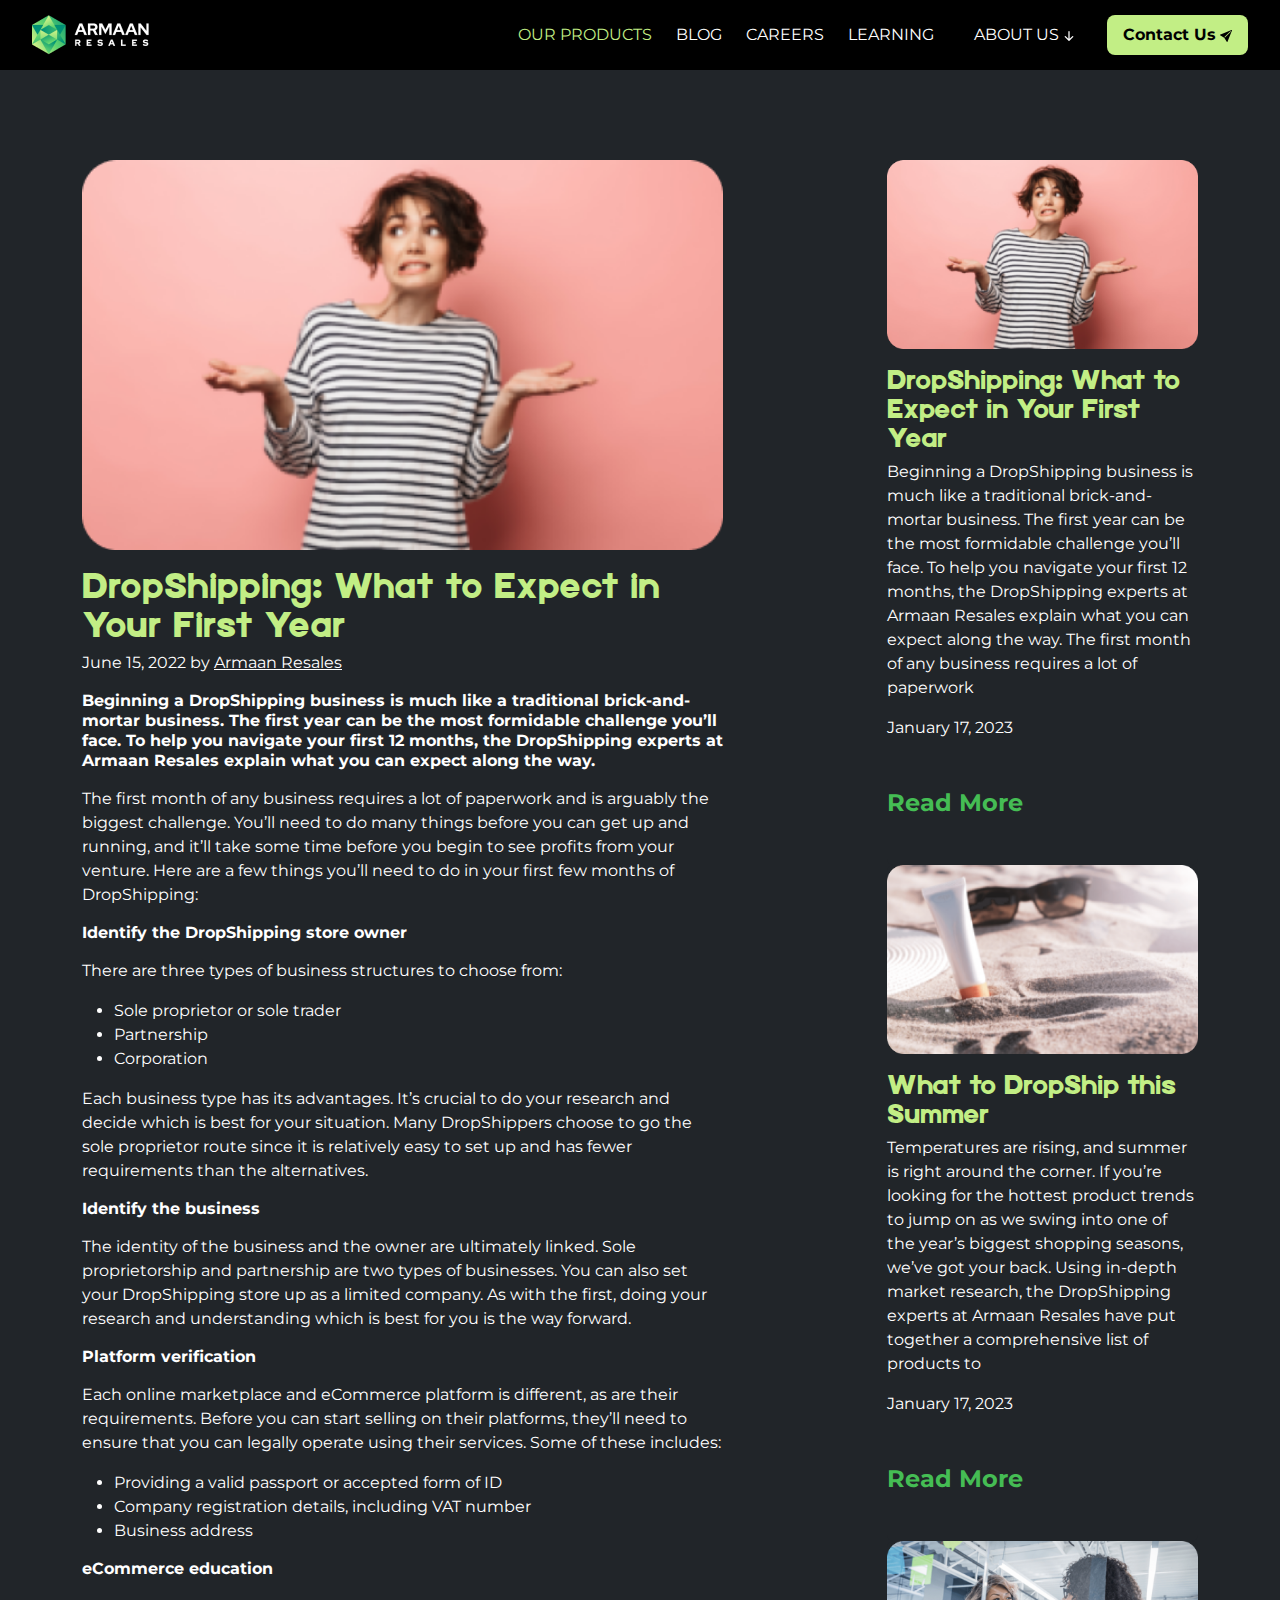
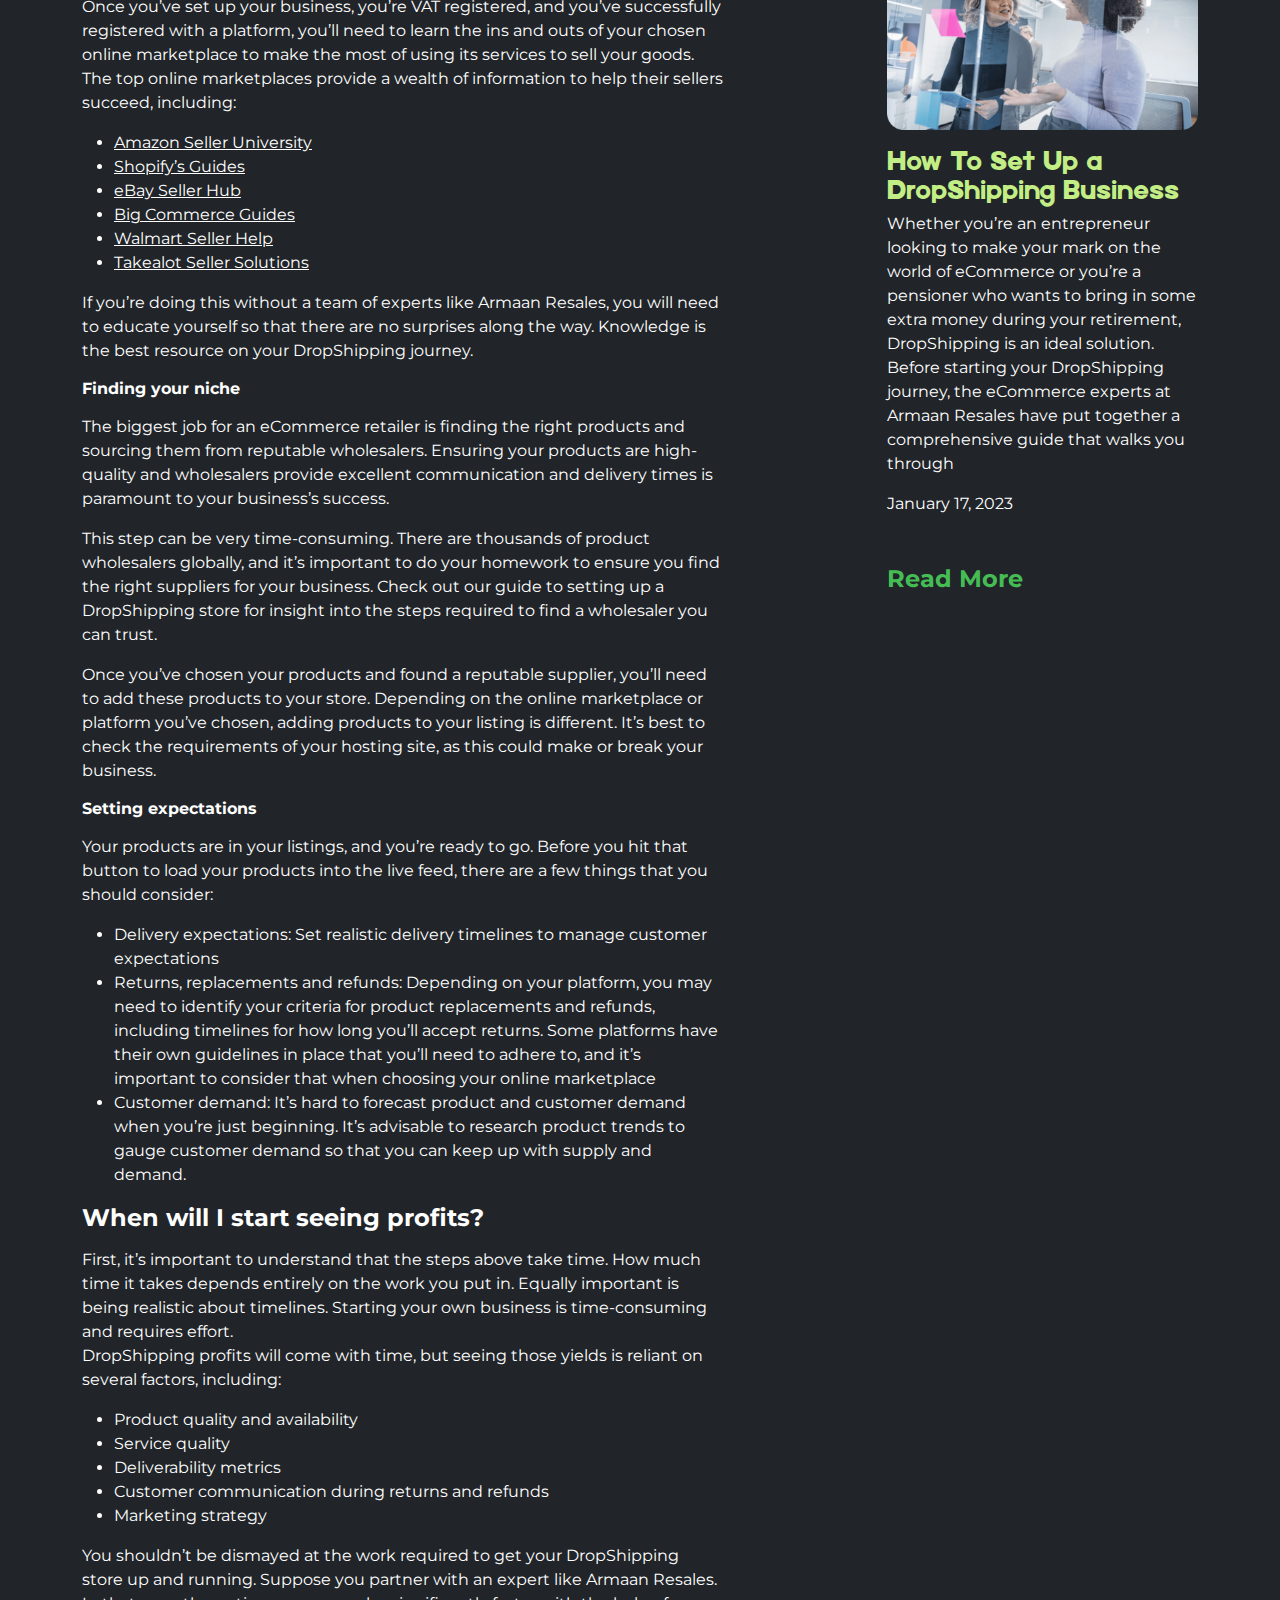
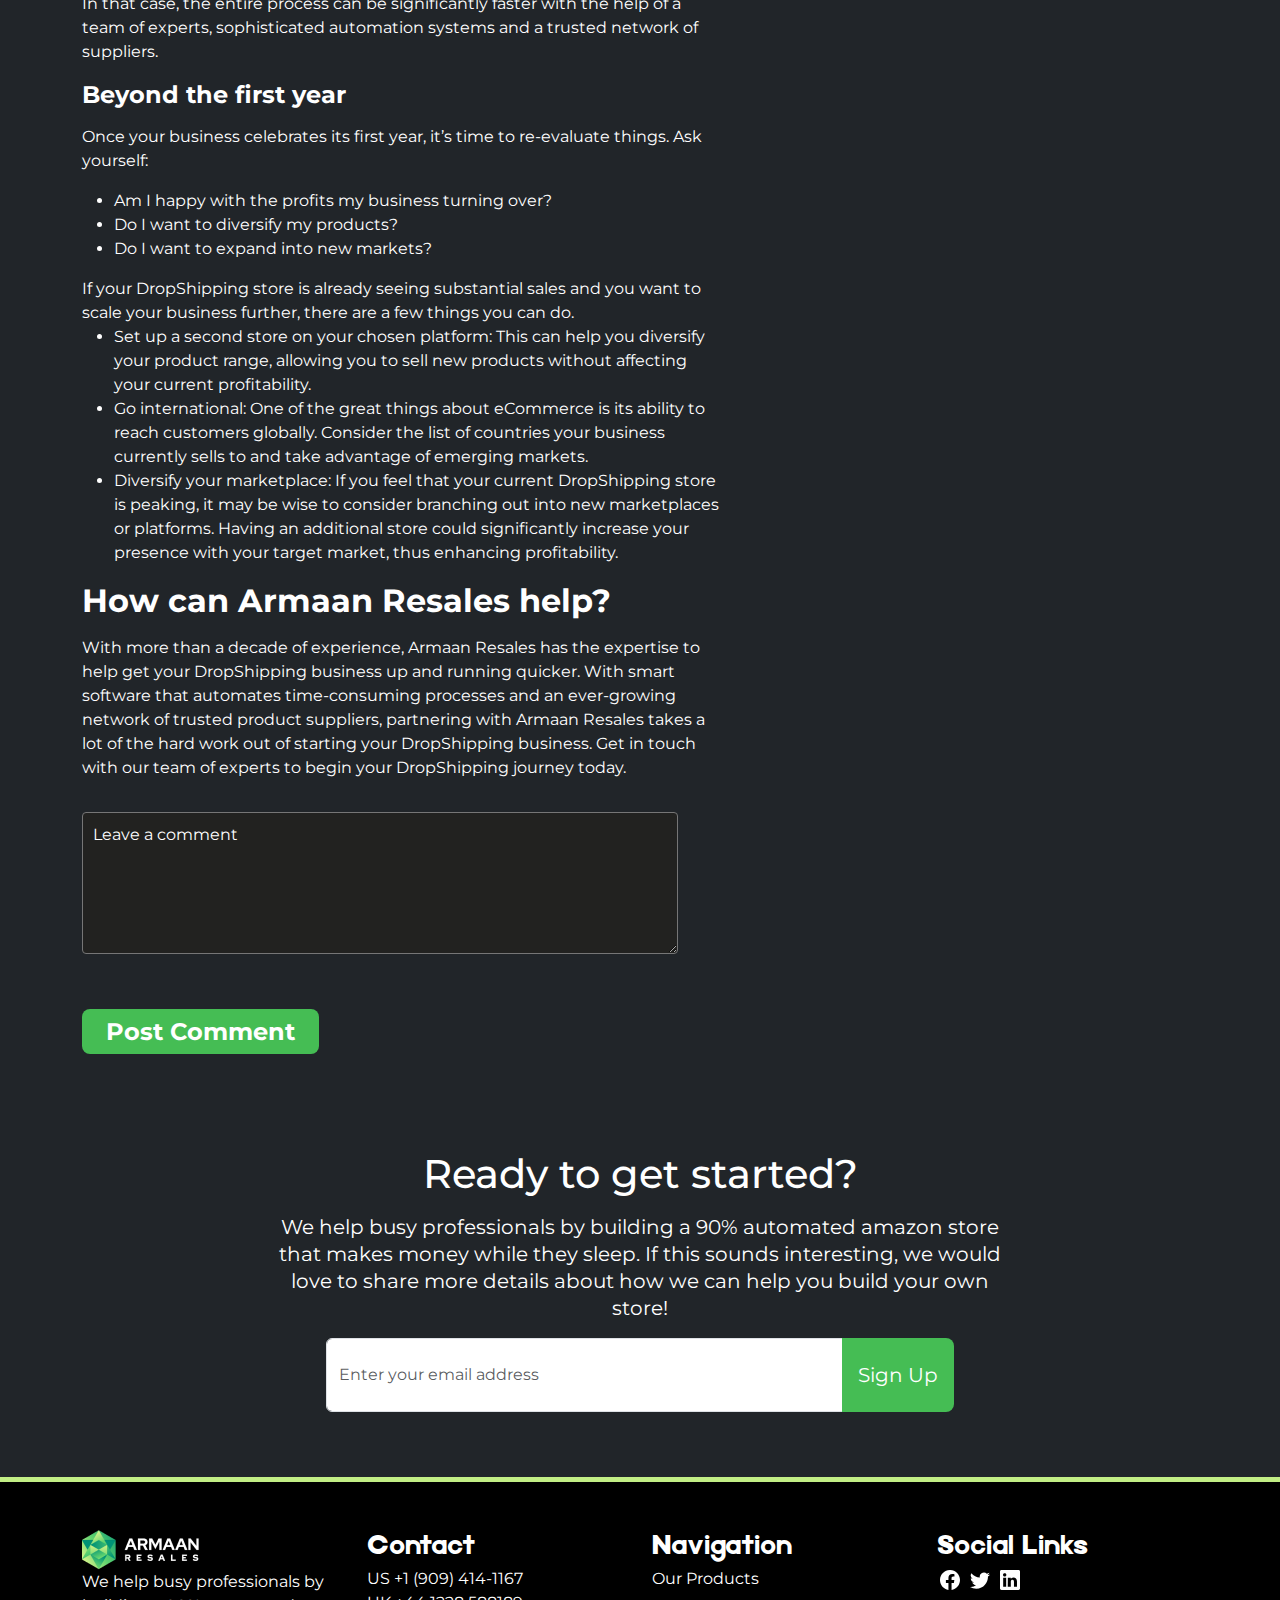
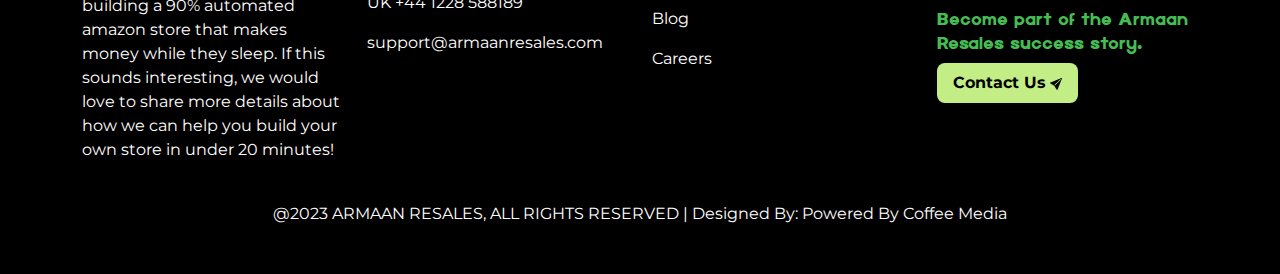
<file: article-blog.html>
<!doctype html>
<html lang="en">

<head>
  <meta charset="utf-8">
  <meta name="viewport" content="width=device-width, initial-scale=1">
  <title>Article-blog</title>
  <link rel="stylesheet" href="./assets/css/style-article-blog.css">
  <link rel="stylesheet" href="./assets/bootstrap/bootstrap.min.css">
  <link rel="shortcut icon" href="./assets/images/cropped-Armaan_color-logo-inverse 1 (2).png" type="image/x-icon">

</head>

<body>
  <!-- navbar  -->
  <nav class="black">
    <div class="main">
      <div class="nav-left">
        <div class="logo">
          <a href="/index.html">
            <img src="./assets/images/image 1.png" id="logoImg" alt=""></a>
        </div>
      </div>
      <div class="nav-right d-flex  ">
        <!-- icons  -->
        <div class="icon4">
          <span class="icons-span"><svg xmlns="http://www.w3.org/2000/svg" width="20" height="20" fill="#FFFFFF"
              class="bi bi-facebook" viewBox="0 0 16 16">
              <path
                d="M16 8.049c0-4.446-3.582-8.05-8-8.05C3.58 0-.002 3.603-.002 8.05c0 4.017 2.926 7.347 6.75 7.951v-5.625h-2.03V8.05H6.75V6.275c0-2.017 1.195-3.131 3.022-3.131.876 0 1.791.157 1.791.157v1.98h-1.009c-.993 0-1.303.621-1.303 1.258v1.51h2.218l-.354 2.326H9.25V16c3.824-.604 6.75-3.934 6.75-7.951z" />
            </svg></span>
          <span class="icons-span"><svg xmlns="http://www.w3.org/2000/svg" width="20" height="20" fill="#FFFFFF"
              class="bi bi-twitter" viewBox="0 0 16 16">
              <path
                d="M5.026 15c6.038 0 9.341-5.003 9.341-9.334 0-.14 0-.282-.006-.422A6.685 6.685 0 0 0 16 3.542a6.658 6.658 0 0 1-1.889.518 3.301 3.301 0 0 0 1.447-1.817 6.533 6.533 0 0 1-2.087.793A3.286 3.286 0 0 0 7.875 6.03a9.325 9.325 0 0 1-6.767-3.429 3.289 3.289 0 0 0 1.018 4.382A3.323 3.323 0 0 1 .64 6.575v.045a3.288 3.288 0 0 0 2.632 3.218 3.203 3.203 0 0 1-.865.115 3.23 3.23 0 0 1-.614-.057 3.283 3.283 0 0 0 3.067 2.277A6.588 6.588 0 0 1 .78 13.58a6.32 6.32 0 0 1-.78-.045A9.344 9.344 0 0 0 5.026 15z" />
            </svg></span>
          <span class="icons-span"><svg xmlns="http://www.w3.org/2000/svg" width="20" height="20" fill="#FFFFFF"
              class="bi bi-linkedin" viewBox="0 0 16 16">
              <path
                d="M0 1.146C0 .513.526 0 1.175 0h13.65C15.474 0 16 .513 16 1.146v13.708c0 .633-.526 1.146-1.175 1.146H1.175C.526 16 0 15.487 0 14.854V1.146zm4.943 12.248V6.169H2.542v7.225h2.401zm-1.2-8.212c.837 0 1.358-.554 1.358-1.248-.015-.709-.52-1.248-1.342-1.248-.822 0-1.359.54-1.359 1.248 0 .694.521 1.248 1.327 1.248h.016zm4.908 8.212V9.359c0-.216.016-.432.08-.586.173-.431.568-.878 1.232-.878.869 0 1.216.662 1.216 1.634v3.865h2.401V9.25c0-2.22-1.184-3.252-2.764-3.252-1.274 0-1.845.7-2.165 1.193v.025h-.016a5.54 5.54 0 0 1 .016-.025V6.169h-2.4c.03.678 0 7.225 0 7.225h2.4z" />
            </svg></span>
          <span class="icons-span"><svg xmlns="http://www.w3.org/2000/svg" width="20" height="20" fill="#FFFFFF"
              class="bi bi-instagram" viewBox="0 0 16 16">
              <path
                d="M8 0C5.829 0 5.556.01 4.703.048 3.85.088 3.269.222 2.76.42a3.917 3.917 0 0 0-1.417.923A3.927 3.927 0 0 0 .42 2.76C.222 3.268.087 3.85.048 4.7.01 5.555 0 5.827 0 8.001c0 2.172.01 2.444.048 3.297.04.852.174 1.433.372 1.942.205.526.478.972.923 1.417.444.445.89.719 1.416.923.51.198 1.09.333 1.942.372C5.555 15.99 5.827 16 8 16s2.444-.01 3.298-.048c.851-.04 1.434-.174 1.943-.372a3.916 3.916 0 0 0 1.416-.923c.445-.445.718-.891.923-1.417.197-.509.332-1.09.372-1.942C15.99 10.445 16 10.173 16 8s-.01-2.445-.048-3.299c-.04-.851-.175-1.433-.372-1.941a3.926 3.926 0 0 0-.923-1.417A3.911 3.911 0 0 0 13.24.42c-.51-.198-1.092-.333-1.943-.372C10.443.01 10.172 0 7.998 0h.003zm-.717 1.442h.718c2.136 0 2.389.007 3.232.046.78.035 1.204.166 1.486.275.373.145.64.319.92.599.28.28.453.546.598.92.11.281.24.705.275 1.485.039.843.047 1.096.047 3.231s-.008 2.389-.047 3.232c-.035.78-.166 1.203-.275 1.485a2.47 2.47 0 0 1-.599.919c-.28.28-.546.453-.92.598-.28.11-.704.24-1.485.276-.843.038-1.096.047-3.232.047s-2.39-.009-3.233-.047c-.78-.036-1.203-.166-1.485-.276a2.478 2.478 0 0 1-.92-.598 2.48 2.48 0 0 1-.6-.92c-.109-.281-.24-.705-.275-1.485-.038-.843-.046-1.096-.046-3.233 0-2.136.008-2.388.046-3.231.036-.78.166-1.204.276-1.486.145-.373.319-.64.599-.92.28-.28.546-.453.92-.598.282-.11.705-.24 1.485-.276.738-.034 1.024-.044 2.515-.045v.002zm4.988 1.328a.96.96 0 1 0 0 1.92.96.96 0 0 0 0-1.92zm-4.27 1.122a4.109 4.109 0 1 0 0 8.217 4.109 4.109 0 0 0 0-8.217zm0 1.441a2.667 2.667 0 1 1 0 5.334 2.667 2.667 0 0 1 0-5.334z" />
            </svg></span>
        </div>
        <!-- navbar links  -->
        <div class="navbar-nav">
          <ul class="ps-0" id="navbar">
            <li><a class="nav-link active" href="/products.html">OUR PRODUCTS</a></li>
            <li><a class="nav-link " href="/blog.html">BLOG</a> </li>
            <li><a class="nav-link" href="/careers.html">CAREERS</a> </li>
            <li><a class="nav-link " href="/learning.html">LEARNING</a> </li>
            <div class="dropdown">
              <li><a class="dropbtn" href="/aboutus.html">ABOUT US<svg xmlns="http://www.w3.org/2000/svg" width="20" height="20" fill="#FFFF" class="bi bi-arrow-down-short" viewBox="0 0 16 16">
                <path fill-rule="evenodd" d="M8 4a.5.5 0 0 1 .5.5v5.793l2.146-2.147a.5.5 0 0 1 .708.708l-3 3a.5.5 0 0 1-.708 0l-3-3a.5.5 0 1 1 .708-.708L7.5 10.293V4.5A.5.5 0 0 1 8 4z"/>
              </svg></a> </li>
              <div class="dropdown-content">
                <a href="/salesteam.html">OUR TEAM</a>
              </div>
            </div>
          </ul>
        </div>
        <!-- navbar button  -->
        <div class="navbar-btn">
          <a href="/contact.html">
            <button type="button" class="icon-btn btn btn-light btn-lg">Contact
              Us<svg xmlns="http://www.w3.org/2000/svg" width="16" height="16" fill="currentColor"
                class="bi bi-send-fill ps-1" viewBox="0 0 16 16">
                <path
                  d="M15.964.686a.5.5 0 0 0-.65-.65L.767 5.855H.766l-.452.18a.5.5 0 0 0-.082.887l.41.26.001.002 4.995 3.178 3.178 4.995.002.002.26.41a.5.5 0 0 0 .886-.083l6-15Zm-1.833 1.89L6.637 10.07l-.215-.338a.5.5 0 0 0-.154-.154l-.338-.215 7.494-7.494 1.178-.471-.47 1.178Z" />
              </svg></button>
          </a>
        </div>
        <input type="hidden" name="" value="false" id="navbarTogglerInput">
        <svg onclick="navbarToggler(this)" id="toogler" xmlns="http://www.w3.org/2000/svg" width="24" height="24"
          fill="#FFF" class="bi bi-list" viewBox="0 0 16 16">
          <path fill-rule="evenodd"
            d="M2.5 12a.5.5 0 0 1 .5-.5h10a.5.5 0 0 1 0 1H3a.5.5 0 0 1-.5-.5zm0-4a.5.5 0 0 1 .5-.5h10a.5.5 0 0 1 0 1H3a.5.5 0 0 1-.5-.5zm0-4a.5.5 0 0 1 .5-.5h10a.5.5 0 0 1 0 1H3a.5.5 0 0 1-.5-.5z" />
        </svg>
      </div>
    </div>
  </nav>
  <!-- navbar  -->
  <!-- Article page  -->
  <div class="container-fluid bg-dark">
    <div class="container">
    <div class="row article-main ">
      <!-- text with 1 img  -->
      <div class="col-lg-7 col-md-12">
        <div class="article">
          <a href="/article-blog.html"> <img src="/assets/images/Rectangle 4002 (1).png" alt="" width="100%"></a>
          <h2 class="article-h2 pt-3">DropShipping: What to Expect in Your First Year</h2>
          <div class="color">
            <p class="article-light">June 15, 2022 by <span> Armaan Resales </span></p>
            <p class="article-bold">Beginning a DropShipping business is much like a traditional brick-and-mortar
              business. The first year can be the most formidable challenge you’ll face. To help you navigate your
              first 12 months, the DropShipping experts at Armaan Resales explain what you can expect along the way.
            </p>
            <p class="article-light">The first month of any business requires a lot of paperwork and is arguably the biggest challenge.
              You’ll need to do many things before you can get up and running, and it’ll take some time before you
              begin to see profits from your venture. Here are a few things you’ll need to do in your first few months
              of DropShipping:</p>
            <p class="article-bold">Identify the DropShipping store owner </p>
            <p class="article-light">There are three types of business structures to choose from:
            <ul>
              <li>Sole proprietor or sole trader</li>
              <li>Partnership</li>
              <li> Corporation</li>
            </ul> 
            </p>
            <p class="article-light"> Each business type has its advantages. It’s crucial to do your research and decide which is best for your
              situation. Many DropShippers choose to go the sole proprietor route since it is relatively easy to set up
              and has fewer requirements than the alternatives.</p>
           
            <p class="article-bold">Identify the business</p>
            <p class="article-light">The identity of the business and the owner are ultimately linked. Sole
              proprietorship and partnership are two types of businesses. You can also set your DropShipping store up
              as a limited company. As with the first, doing your research and understanding which is best for you is
              the way forward.</p>
            <p class="article-bold">Platform verification</p>
            <p class="article-light">Each online marketplace and eCommerce platform is different, as are their
              requirements. Before you can start selling on their platforms, they’ll need to ensure that you can
              legally operate using their services. Some of these includes:
            <ul>
              <li>Providing a valid passport or accepted form of ID</li>
              <li> Company registration details, including VAT number</li>
              <li>Business address</li>
            </ul>
            </p>
            <p class="article-bold">eCommerce education</p>
            <p class="article-light">Once you’ve set up your business, you’re VAT registered, and you’ve successfully
              registered with a platform, you’ll need to learn the ins and outs of your chosen online marketplace to
              make the most of using its services to sell your goods. The top online marketplaces provide a wealth of
              information to help their sellers succeed, including:
            <ul class="artilce-line">
              <li> Amazon Seller University</li>
              <li> Shopify’s Guides</li>
              <li>eBay Seller Hub</li>
              <li> Big Commerce Guides</li>
              <li> Walmart Seller Help</li>
              <li>Takealot Seller Solutions</li>
            </ul>
            </p>
            <p class="article-light">If you’re doing this without a team of experts like Armaan Resales, you will need
              to educate yourself so that there are no surprises along the way. Knowledge is the best resource on your
              DropShipping journey.</p>
            <p class="article-bold">Finding your niche</p>
            <p class="article-light">The biggest job for an eCommerce retailer is finding the right products and
              sourcing them from reputable wholesalers. Ensuring your products are high-quality and wholesalers
              provide excellent communication and delivery times is paramount to your business’s success.</p>
            <p class="article-light">This step can be very time-consuming. There are thousands of product wholesalers
              globally, and it’s important to do your homework to ensure you find the right suppliers for your
              business. Check out our guide to setting up a DropShipping store for insight into the steps required to
              find a wholesaler you can trust.</p>
            <p class="article-light">Once you’ve chosen your products and found a reputable supplier, you’ll need to
              add these products to your store. Depending on the online marketplace or platform you’ve chosen, adding
              products to your listing is different. It’s best to check the requirements of your hosting site, as this
              could make or break your business.</p>
            <p class="article-bold">Setting expectations</p>
            <p class="article-light">Your products are in your listings, and you’re ready to go. Before you hit that
              button to load your products into the live feed, there are a few things that you should consider:
            <ul>
              <li>Delivery expectations: Set realistic delivery timelines to manage customer expectations</li>
              <li>Returns, replacements and refunds: Depending on your platform, you may need to identify your
                criteria for product replacements and refunds, including timelines for how long you’ll accept returns.
                Some platforms have their own guidelines in place that you’ll need to adhere to, and it’s important to
                consider that when choosing your online marketplace</li>
              <li>Customer demand: It’s hard to forecast product and customer demand when you’re just beginning. It’s
                advisable to research product trends to gauge customer demand so that you can keep up with supply and
                demand.</li>
            </ul>
            </p>
            <p class="article-bold1">When will I start seeing profits?</p>
            <p class="article-light">First, it’s important to understand that the steps above take time. How much time
              it takes depends entirely on the work you put in. Equally important is being realistic about timelines.
              Starting your own business is time-consuming and requires effort.
              <br>
              DropShipping profits will come with time, but seeing those yields is reliant on several factors,
              including:
            <ul>
              <li> Product quality and availability</li>
              <li>Service quality</li>
              <li> Deliverability metrics</li>
              <li>Customer communication during returns and refunds</li>
              <li> Marketing strategy</li>
            </ul>
            </p>
            <p class="article-light">You shouldn’t be dismayed at the work required to get your DropShipping store up
              and running. Suppose you partner with an expert like Armaan Resales. In that case, the entire process
              can be significantly faster with the help of a team of experts, sophisticated automation systems and a
              trusted network of suppliers.</p>
            <p class="article-bold1">Beyond the first year</p>
            <p class="article-light">Once your business celebrates its first year, it’s time to re-evaluate things.
              Ask yourself:
            <ul>
              <li>Am I happy with the profits my business turning over?</li>
              <li> Do I want to diversify my products?</li>
              <li>Do I want to expand into new markets?</li>
            </ul>
            If your DropShipping store is already seeing substantial sales and you want to scale your business
            further, there are a few things you can do.
            <ul>
              <li> Set up a second store on your chosen platform: This can help you diversify your product range,
                allowing you to sell new products without affecting your current profitability.</li>
              <li> Go international: One of the great things about eCommerce is its ability to reach customers
                globally. Consider the list of countries your business currently sells to and take advantage of
                emerging markets.</li>
              <li> Diversify your marketplace: If you feel that your current DropShipping store is peaking, it may be
                wise to consider branching out into new marketplaces or platforms. Having an additional store could
                significantly increase your presence with your target market, thus enhancing profitability.</li>
            </ul>
            </p>
            <p class="article-bold2">How can Armaan Resales help?</p>
            <p class="article-light">With more than a decade of experience, Armaan Resales has the expertise to help get
              your DropShipping business up and running quicker. With smart software that automates time-consuming
              processes and an ever-growing network of trusted product suppliers, partnering with Armaan Resales takes a
              lot of the hard work out of starting your DropShipping business. Get in touch with our team of experts to
              begin your DropShipping journey today.</p>
          </div>
          <textarea name="" class="text mt-3" cols="80" rows="5">Leave a comment</textarea>
          <button type="button" class="btn btn-success my-lg-5 my-md-3 my-sm-3 my-3 btn-lg px-4">Post Comment</button>
        </div>
      </div>
      <div class="col-lg-5 col-md-9">
        <div class="colum">
          <div class="card h-100 bg-dark ">
            <a href="/article-blog.html"><img src="./assets/images/Rectangle 4002 (1).png" class="card-img-top"
                alt="..."></a>
            <div class="card-body p-0">
              <h4 class="card-title pt-3">DropShipping: What to Expect in Your First Year</h4>
              <p class="card-text blog-text text-white">Beginning a DropShipping business is much like a traditional
                brick-and-mortar business. The first year can be the most formidable challenge you’ll face. To help you
                navigate your first 12 months, the DropShipping experts at Armaan Resales explain what you can expect
                along the way. The first month of any business requires a lot of paperwork</p>
              <p class="text-white">January 17, 2023</p>
              <div class="card6 my-lg-5 my-md-3 my-sm-3 my-3">Read More</div>
            </div>
          </div>
              <div class="card h-100 bg-dark ">
                <a href="/article-blog.html"> <img src="./assets/images/Rectangle 4002 (2).png" class="card-img-top" alt="..." ></a>
                 <div class="card-body p-0">
                   <h4 class="card-title pt-3">What to DropShip this Summer</h4>
                   <p class="card-text blog-text text-white">Temperatures are rising, and summer is right around the corner. If you’re looking for the hottest product trends to jump on as we swing into one of the year’s biggest shopping seasons, we’ve got your back. Using in-depth market research, the DropShipping experts at Armaan Resales have put together a comprehensive list of products to</p>
                   <p class="text-white">January 17, 2023</p>
                   <div class="card6 my-lg-5 my-md-3 my-sm-3 my-3">Read More</div>
                 </div>
               </div>
               <div class="card h-100 bg-dark ">
                <a href="/article-blog.html"> <img src="./assets/images/Rectangle 4002 (3).png" class="card-img-top" alt="..." ></a>
                 <div class="card-body p-0">
                   <h4 class="card-title pt-3">How To Set Up a DropShipping Business</h4>
                   <p class="card-text blog-text text-white">Whether you’re an entrepreneur looking to make your mark on the world of eCommerce or you’re a pensioner who wants to bring in some extra money during your retirement, DropShipping is an ideal solution. Before starting your DropShipping journey, the eCommerce experts at Armaan Resales have put together a comprehensive guide that walks you through</p>
                   <p class="text-white">January 17, 2023</p>
                   <div class="card6 my-lg-5 my-md-3 my-sm-3 my-3">Read More</div>
                 </div>
               </div>
            
          </div>
        </div>
      </div>
  </div>
       <!-- white heading  -->
       <div class="py-lg-5 py-md-3 py-sm-3 py-3">
        <p class="title2 text-center text-white ">Ready to get started?</p>
        <p class="white text-center text-white m-auto pb-3">We help busy professionals by building a 90% automated amazon store that makes money while they sleep. If this sounds interesting, we would love to share more details about how we can help you build your own store!
        </p>
        
        <div class="input-group mb-3 m-auto text-center">
          <input type="text" class="form-control py-lg-4 py-md-2 " placeholder="Enter your email address" aria-label="Recipient's username" aria-describedby="button-addon2">
          <button class="btn btn-secondary btn-lg" type="button" id="button-addon2">Sign Up</button>
        </div>
        </div>
    </div>
  




  <!-- Article page  -->
  <hr class="yellow m-0">
  <!-- footer with 4 columns -->
  <div class="container-fluid black pt-5">
    <div class="container">
      <div class="row text-white">
        <div class="col-lg-3 mb-3">
          <div class="logo">
            <img src="./assets/images/image 1.png" alt="">
            <div class="logo-p ">
              We help busy professionals by building a 90% automated amazon store that makes money while they sleep. If
              this sounds interesting, we would love to share more details about how we can help you build your own
              store in under 20 minutes!
            </div>
          </div>
        </div>
        <div class="col-lg-3 mb-3">
          <div class="contact">
            <h4>Contact</h4>
            <p class="mb-0">US +1 (909) 414-1167</p>
            <p class="mb-0"> UK +44 1228 588189</p>
            <p class="2ndpara mt-3">
              support@armaanresales.com
            </p>
          </div>
        </div>
        <div class="col-lg-3 mb-3">
          <div class="navigation">
            <h4>Navigation</h4>
            <p class=""> Our Products</p>
            <p class=""> Blog</p>
            <p class="mb-0"> Careers</p>
          </div>
        </div>
        <div class="col-lg-3 mb-3">
          <div class="social-link">
            <h4>Social Links</h4>
            <div class="icons4">
              <span class="icons-span"><svg xmlns="http://www.w3.org/2000/svg" width="20" height="20" fill="#FFFFFF"
                  class="bi bi-facebook" viewBox="0 0 16 16">
                  <path
                    d="M16 8.049c0-4.446-3.582-8.05-8-8.05C3.58 0-.002 3.603-.002 8.05c0 4.017 2.926 7.347 6.75 7.951v-5.625h-2.03V8.05H6.75V6.275c0-2.017 1.195-3.131 3.022-3.131.876 0 1.791.157 1.791.157v1.98h-1.009c-.993 0-1.303.621-1.303 1.258v1.51h2.218l-.354 2.326H9.25V16c3.824-.604 6.75-3.934 6.75-7.951z" />
                </svg></span>
              <span class="icons-span"><svg xmlns="http://www.w3.org/2000/svg" width="20" height="20" fill="#FFFFFF"
                  class="bi bi-twitter" viewBox="0 0 16 16">
                  <path
                    d="M5.026 15c6.038 0 9.341-5.003 9.341-9.334 0-.14 0-.282-.006-.422A6.685 6.685 0 0 0 16 3.542a6.658 6.658 0 0 1-1.889.518 3.301 3.301 0 0 0 1.447-1.817 6.533 6.533 0 0 1-2.087.793A3.286 3.286 0 0 0 7.875 6.03a9.325 9.325 0 0 1-6.767-3.429 3.289 3.289 0 0 0 1.018 4.382A3.323 3.323 0 0 1 .64 6.575v.045a3.288 3.288 0 0 0 2.632 3.218 3.203 3.203 0 0 1-.865.115 3.23 3.23 0 0 1-.614-.057 3.283 3.283 0 0 0 3.067 2.277A6.588 6.588 0 0 1 .78 13.58a6.32 6.32 0 0 1-.78-.045A9.344 9.344 0 0 0 5.026 15z" />
                </svg></span>
              <span class="icons-span"><svg xmlns="http://www.w3.org/2000/svg" width="20" height="20" fill="#FFFFFF"
                  class="bi bi-linkedin" viewBox="0 0 16 16">
                  <path
                    d="M0 1.146C0 .513.526 0 1.175 0h13.65C15.474 0 16 .513 16 1.146v13.708c0 .633-.526 1.146-1.175 1.146H1.175C.526 16 0 15.487 0 14.854V1.146zm4.943 12.248V6.169H2.542v7.225h2.401zm-1.2-8.212c.837 0 1.358-.554 1.358-1.248-.015-.709-.52-1.248-1.342-1.248-.822 0-1.359.54-1.359 1.248 0 .694.521 1.248 1.327 1.248h.016zm4.908 8.212V9.359c0-.216.016-.432.08-.586.173-.431.568-.878 1.232-.878.869 0 1.216.662 1.216 1.634v3.865h2.401V9.25c0-2.22-1.184-3.252-2.764-3.252-1.274 0-1.845.7-2.165 1.193v.025h-.016a5.54 5.54 0 0 1 .016-.025V6.169h-2.4c.03.678 0 7.225 0 7.225h2.4z" />
                </svg></span>
            </div>
          </div>
          <div class="link mt-3 mb-2">
            Become part of the Armaan Resales success story.
          </div>
          <div class="navbar-btn1">
            <a href="/contact.html">
              <button type="button" class="icon-btn btn btn-light btn-lg">Contact
                Us<svg xmlns="http://www.w3.org/2000/svg" width="16" height="16" fill="currentColor"
                  class="bi bi-send-fill ps-1" viewBox="0 0 16 16">
                  <path
                    d="M15.964.686a.5.5 0 0 0-.65-.65L.767 5.855H.766l-.452.18a.5.5 0 0 0-.082.887l.41.26.001.002 4.995 3.178 3.178 4.995.002.002.26.41a.5.5 0 0 0 .886-.083l6-15Zm-1.833 1.89L6.637 10.07l-.215-.338a.5.5 0 0 0-.154-.154l-.338-.215 7.494-7.494 1.178-.471-.47 1.178Z" />
                </svg></button>
            </a>
          </div>
        </div>
      </div>
      <div class="text-center text-white pt-4 pb-5">
        @2023 ARMAAN RESALES, ALL RIGHTS RESERVED | Designed By: Powered By Coffee Media
      </div>
    </div>
  </div>






  <script src="./assets/bootstrap/bootstrap.bundle.min.js"></script>

  <script>
    function navbarToggler(e) {
      if (navbarTogglerInput.value == "false") {
        navbarTogglerInput.value = "true"
        navbar.style.top = "69px"
      }
      else {
        navbarTogglerInput.value = "false"
        navbar.style.top = "-200px"
      }
    }
    window.onscroll = function() {scrollFunction()};

function scrollFunction() {
  if (document.body.scrollTop > 50 || document.documentElement.scrollTop > 50) {
    document.getElementById("logoImg").style.width = "100px";
  } else {
    document.getElementById("logoImg").style.width = "120px";
  }
}
  </script>




</body>

</html>
</file>
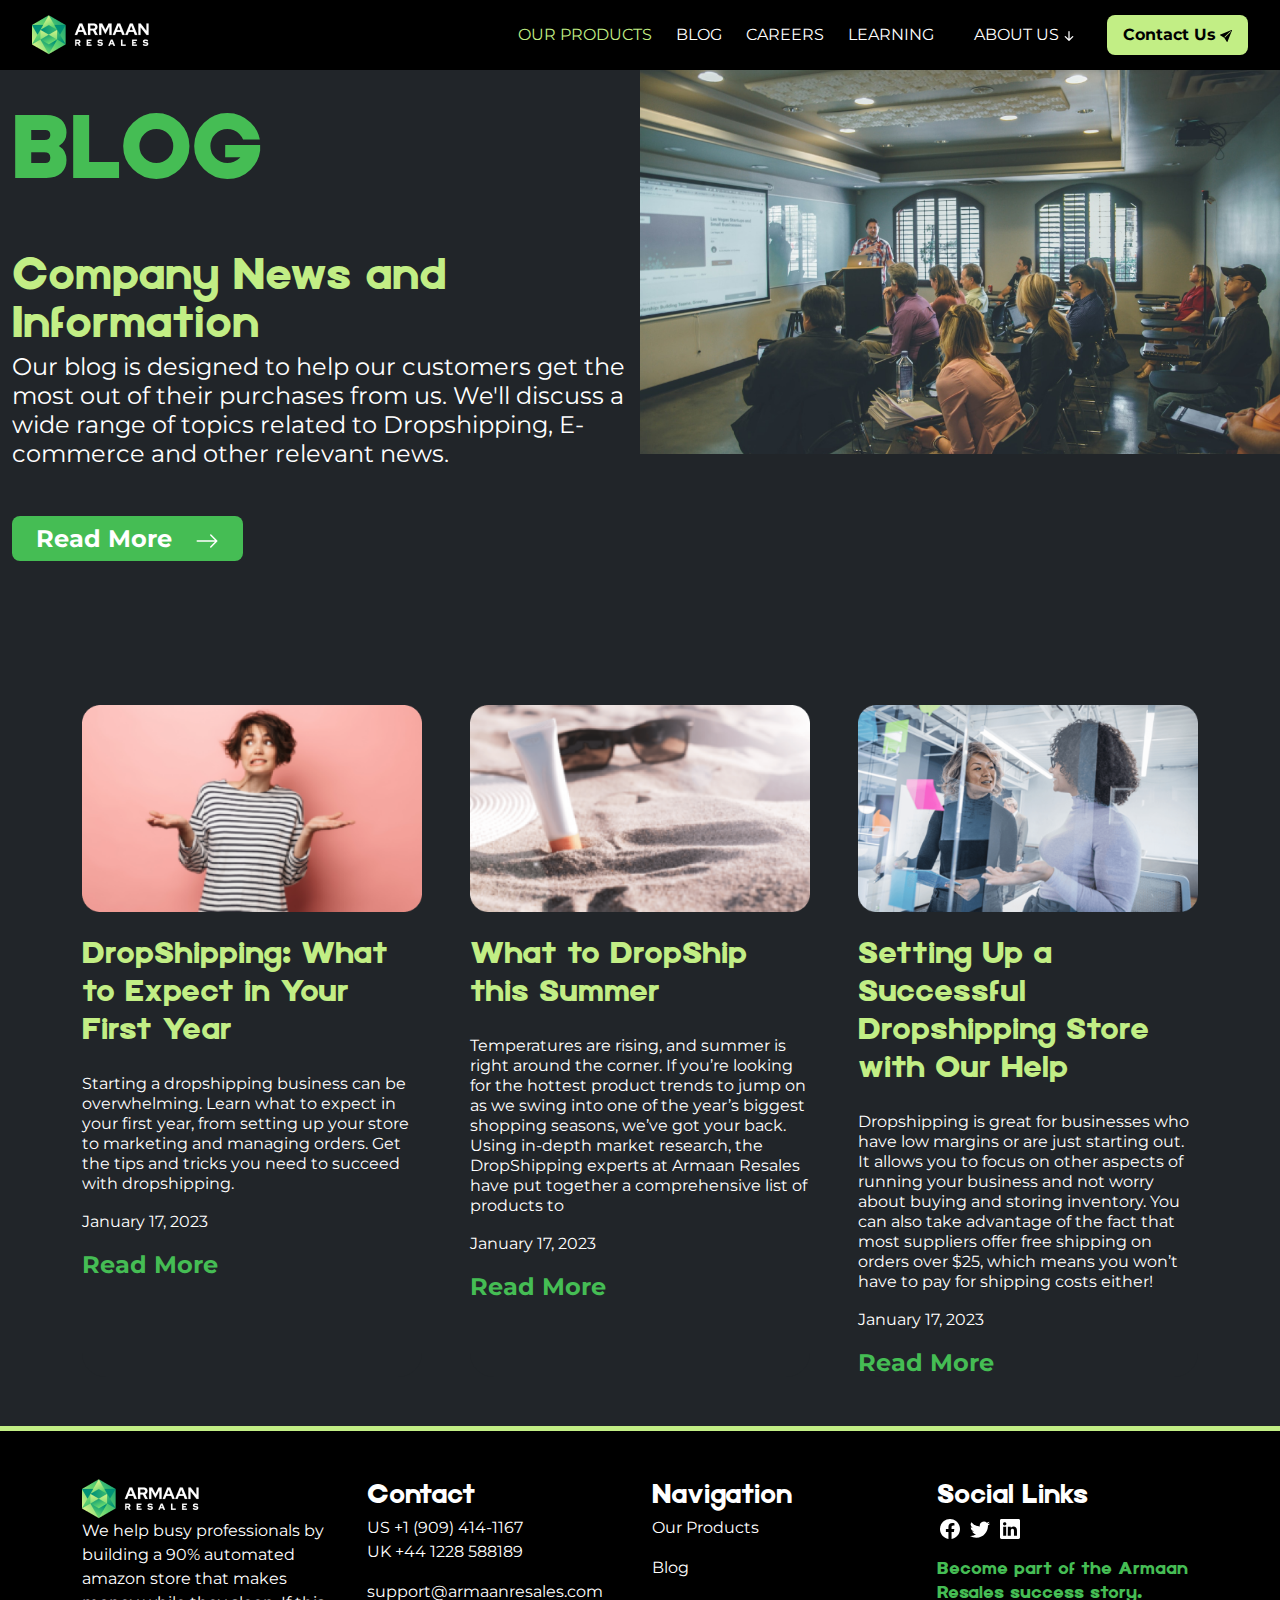
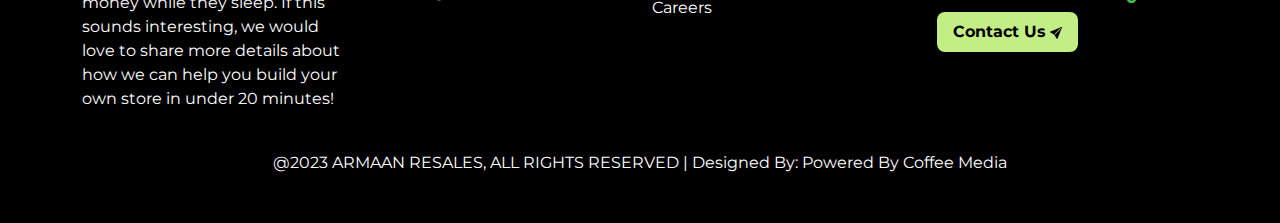
<file: blog.html>
<!doctype html>
<html lang="en">
  <head>
    <meta charset="utf-8">
    <meta name="viewport" content="width=device-width, initial-scale=1">
    <title>BLOG</title>
    <link rel="stylesheet" href="./assets/css/style-blog.css">
    <link rel="stylesheet" href="./assets/bootstrap/bootstrap.min.css">
 <link rel="shortcut icon" href="./assets/images/cropped-Armaan_color-logo-inverse 1 (2).png" type="image/x-icon">

  </head>
  <body>
    <!-- navbar  -->
  <nav class="black">
    <div class="main">
      <div class="nav-left">
        <div class="logo">
          <a href="/index.html">
            <img src="./assets/images/image 1.png" id="logoImg" alt=""></a>
        </div>
      </div>
      <div class="nav-right d-flex  ">
        <!-- icons  -->
        <div class="icon4">
          <span class="icons-span"><svg xmlns="http://www.w3.org/2000/svg" width="20" height="20" fill="#FFFFFF"
              class="bi bi-facebook" viewBox="0 0 16 16">
              <path
                d="M16 8.049c0-4.446-3.582-8.05-8-8.05C3.58 0-.002 3.603-.002 8.05c0 4.017 2.926 7.347 6.75 7.951v-5.625h-2.03V8.05H6.75V6.275c0-2.017 1.195-3.131 3.022-3.131.876 0 1.791.157 1.791.157v1.98h-1.009c-.993 0-1.303.621-1.303 1.258v1.51h2.218l-.354 2.326H9.25V16c3.824-.604 6.75-3.934 6.75-7.951z" />
            </svg></span>
          <span class="icons-span"><svg xmlns="http://www.w3.org/2000/svg" width="20" height="20" fill="#FFFFFF"
              class="bi bi-twitter" viewBox="0 0 16 16">
              <path
                d="M5.026 15c6.038 0 9.341-5.003 9.341-9.334 0-.14 0-.282-.006-.422A6.685 6.685 0 0 0 16 3.542a6.658 6.658 0 0 1-1.889.518 3.301 3.301 0 0 0 1.447-1.817 6.533 6.533 0 0 1-2.087.793A3.286 3.286 0 0 0 7.875 6.03a9.325 9.325 0 0 1-6.767-3.429 3.289 3.289 0 0 0 1.018 4.382A3.323 3.323 0 0 1 .64 6.575v.045a3.288 3.288 0 0 0 2.632 3.218 3.203 3.203 0 0 1-.865.115 3.23 3.23 0 0 1-.614-.057 3.283 3.283 0 0 0 3.067 2.277A6.588 6.588 0 0 1 .78 13.58a6.32 6.32 0 0 1-.78-.045A9.344 9.344 0 0 0 5.026 15z" />
            </svg></span>
          <span class="icons-span"><svg xmlns="http://www.w3.org/2000/svg" width="20" height="20" fill="#FFFFFF"
              class="bi bi-linkedin" viewBox="0 0 16 16">
              <path
                d="M0 1.146C0 .513.526 0 1.175 0h13.65C15.474 0 16 .513 16 1.146v13.708c0 .633-.526 1.146-1.175 1.146H1.175C.526 16 0 15.487 0 14.854V1.146zm4.943 12.248V6.169H2.542v7.225h2.401zm-1.2-8.212c.837 0 1.358-.554 1.358-1.248-.015-.709-.52-1.248-1.342-1.248-.822 0-1.359.54-1.359 1.248 0 .694.521 1.248 1.327 1.248h.016zm4.908 8.212V9.359c0-.216.016-.432.08-.586.173-.431.568-.878 1.232-.878.869 0 1.216.662 1.216 1.634v3.865h2.401V9.25c0-2.22-1.184-3.252-2.764-3.252-1.274 0-1.845.7-2.165 1.193v.025h-.016a5.54 5.54 0 0 1 .016-.025V6.169h-2.4c.03.678 0 7.225 0 7.225h2.4z" />
            </svg></span>
          <span class="icons-span"><svg xmlns="http://www.w3.org/2000/svg" width="20" height="20" fill="#FFFFFF"
              class="bi bi-instagram" viewBox="0 0 16 16">
              <path
                d="M8 0C5.829 0 5.556.01 4.703.048 3.85.088 3.269.222 2.76.42a3.917 3.917 0 0 0-1.417.923A3.927 3.927 0 0 0 .42 2.76C.222 3.268.087 3.85.048 4.7.01 5.555 0 5.827 0 8.001c0 2.172.01 2.444.048 3.297.04.852.174 1.433.372 1.942.205.526.478.972.923 1.417.444.445.89.719 1.416.923.51.198 1.09.333 1.942.372C5.555 15.99 5.827 16 8 16s2.444-.01 3.298-.048c.851-.04 1.434-.174 1.943-.372a3.916 3.916 0 0 0 1.416-.923c.445-.445.718-.891.923-1.417.197-.509.332-1.09.372-1.942C15.99 10.445 16 10.173 16 8s-.01-2.445-.048-3.299c-.04-.851-.175-1.433-.372-1.941a3.926 3.926 0 0 0-.923-1.417A3.911 3.911 0 0 0 13.24.42c-.51-.198-1.092-.333-1.943-.372C10.443.01 10.172 0 7.998 0h.003zm-.717 1.442h.718c2.136 0 2.389.007 3.232.046.78.035 1.204.166 1.486.275.373.145.64.319.92.599.28.28.453.546.598.92.11.281.24.705.275 1.485.039.843.047 1.096.047 3.231s-.008 2.389-.047 3.232c-.035.78-.166 1.203-.275 1.485a2.47 2.47 0 0 1-.599.919c-.28.28-.546.453-.92.598-.28.11-.704.24-1.485.276-.843.038-1.096.047-3.232.047s-2.39-.009-3.233-.047c-.78-.036-1.203-.166-1.485-.276a2.478 2.478 0 0 1-.92-.598 2.48 2.48 0 0 1-.6-.92c-.109-.281-.24-.705-.275-1.485-.038-.843-.046-1.096-.046-3.233 0-2.136.008-2.388.046-3.231.036-.78.166-1.204.276-1.486.145-.373.319-.64.599-.92.28-.28.546-.453.92-.598.282-.11.705-.24 1.485-.276.738-.034 1.024-.044 2.515-.045v.002zm4.988 1.328a.96.96 0 1 0 0 1.92.96.96 0 0 0 0-1.92zm-4.27 1.122a4.109 4.109 0 1 0 0 8.217 4.109 4.109 0 0 0 0-8.217zm0 1.441a2.667 2.667 0 1 1 0 5.334 2.667 2.667 0 0 1 0-5.334z" />
            </svg></span>
        </div>
        <!-- navbar links  -->
        <div class="navbar-nav">
          <ul class="ps-0" id="navbar">
            <li><a class="nav-link active" href="/products.html">OUR PRODUCTS</a></li>
            <li><a class="nav-link " href="/blog.html">BLOG</a> </li>
            <li><a class="nav-link" href="/careers.html">CAREERS</a> </li>
            <li><a class="nav-link " href="/learning.html">LEARNING</a> </li>
            <div class="dropdown">
              <li><a class="dropbtn" href="/aboutus.html">ABOUT US<svg xmlns="http://www.w3.org/2000/svg" width="20" height="20" fill="#FFFF" class="bi bi-arrow-down-short" viewBox="0 0 16 16">
                <path fill-rule="evenodd" d="M8 4a.5.5 0 0 1 .5.5v5.793l2.146-2.147a.5.5 0 0 1 .708.708l-3 3a.5.5 0 0 1-.708 0l-3-3a.5.5 0 1 1 .708-.708L7.5 10.293V4.5A.5.5 0 0 1 8 4z"/>
              </svg></a> </li>
              <div class="dropdown-content">
                <a href="/salesteam.html">OUR TEAM</a>
              </div>
            </div>
          </ul>
        </div>
        <!-- navbar button  -->
        <div class="navbar-btn">
          <a href="/contact.html">
          <button type="button" class="icon-btn btn btn-light btn-lg">Contact
            Us<svg xmlns="http://www.w3.org/2000/svg" width="16" height="16" fill="currentColor"
              class="bi bi-send-fill ps-1" viewBox="0 0 16 16">
              <path
                d="M15.964.686a.5.5 0 0 0-.65-.65L.767 5.855H.766l-.452.18a.5.5 0 0 0-.082.887l.41.26.001.002 4.995 3.178 3.178 4.995.002.002.26.41a.5.5 0 0 0 .886-.083l6-15Zm-1.833 1.89L6.637 10.07l-.215-.338a.5.5 0 0 0-.154-.154l-.338-.215 7.494-7.494 1.178-.471-.47 1.178Z" />
            </svg></button>
          </a>
        </div>
        <input type="hidden" name="" value="false" id="navbarTogglerInput">
          <svg onclick="navbarToggler(this)" id="toogler" xmlns="http://www.w3.org/2000/svg" width="24" height="24" fill="#FFF" class="bi bi-list" viewBox="0 0 16 16">
          <path fill-rule="evenodd" d="M2.5 12a.5.5 0 0 1 .5-.5h10a.5.5 0 0 1 0 1H3a.5.5 0 0 1-.5-.5zm0-4a.5.5 0 0 1 .5-.5h10a.5.5 0 0 1 0 1H3a.5.5 0 0 1-.5-.5zm0-4a.5.5 0 0 1 .5-.5h10a.5.5 0 0 1 0 1H3a.5.5 0 0 1-.5-.5z"/>
        </svg>
      </div>
    </div>
  </nav>
  <!-- img with heading  -->
    <div class="container-fluid bg-dark pb-5 mt-5">
        <div class="row">
          <div class="col-lg-6 col-md-8 m-auto blog">
            <h1 class="blog-text-green py-lg-5 py-md-3 py-sm-3 py-3 ">BLOG</h1>
            <h2 class="blog-yellow">Company News and Information</h2>
            <div class="blog-para text-white">
              Our blog is designed to help our customers get the most out of their purchases from us. We'll discuss a wide range of topics related to Dropshipping, E-commerce and other relevant news.
            </div>
            <button type="button" class="btn btn-success my-lg-5 my-md-3 my-sm-3 my-3 btn-lg ps-4 pe-4">Read More <span class="ms-3"><svg xmlns="http://www.w3.org/2000/svg" width="24" height="24"
              fill=" #FFFFFF" class="bi bi-arrow-right" viewBox="0 0 16 16">
              <path fill-rule="evenodd"
                d="M1 8a.5.5 0 0 1 .5-.5h11.793l-3.147-3.146a.5.5 0 0 1 .708-.708l4 4a.5.5 0 0 1 0 .708l-4 4a.5.5 0 0 1-.708-.708L13.293 8.5H1.5A.5.5 0 0 1 1 8z" />
            </svg></span></button>
          </div>
          <div class="col-lg-6 col-md-12 square g-0">
            <img src="./assets/images/Rectangle 4002.png"   width="100%" alt="">
          </div>
        </div>
        <!-- 3 cards  -->
        <div class="container">
        <div class="row row-cols-1 row-cols-md-3 g-lg-5 g-md-3 g-sm-3 g-3 mt-lg-5 mt-md-3 mt-sm-0 mt-0">
          <!-- 1st card  -->
          <div class="col col-lg-4 col-md-6 ">
            <div class="card h-100 bg-dark">
              <a href="/article-blog.html"><img src="./assets/images/Rectangle 4002 (1).png" class="card-img-top" alt="..." ></a>
              <div class="card-body p-0">
                <h4 class="card-title">DropShipping: What to Expect in Your First Year</h4>
                <p class="card-text blog-text text-white">Starting a dropshipping business can be overwhelming. Learn what to expect in your first year, from setting up your store to marketing and managing orders. Get the tips and tricks you need to succeed with dropshipping.</p>
                <p class="text-white">January 17, 2023</p>
                <div class="card6">Read More</div>
              </div>
            </div>
          </div>
          <!-- 2nd card  -->
          <div class="col col-lg-4 col-md-6">
            <div class="card h-100 bg-dark">
             <a href="/article-blog.html"> <img src="./assets/images/Rectangle 4002 (2).png" class="card-img-top" alt="..." ></a>
              <div class="card-body p-0">
                <h4 class="card-title">What to DropShip this Summer</h4>
                <p class="card-text blog-text text-white">Temperatures are rising, and summer is right around the corner. If you’re looking for the hottest product trends to jump on as we swing into one of the year’s biggest shopping seasons, we’ve got your back. Using in-depth market research, the DropShipping experts at Armaan Resales have put together a comprehensive list of products to</p>
                <p class="text-white">January 17, 2023</p>
                <div class="card6">Read More</div>
              </div>
            </div>
          </div>
          <!-- 3rd card  -->
          <div class="col col-lg-4 col-md-6">
            <div class="card h-100 bg-dark ">
             <a href="/article-blog.html"> <img src="./assets/images/Rectangle 4002 (3).png" class="card-img-top" alt="..." ></a>
              <div class="card-body p-0">
                <h4 class="card-title">Setting Up a Successful Dropshipping Store with Our Help</h4>
                <p class="card-text blog-text text-white">Dropshipping is great for businesses who have low margins or are just starting out. It allows you to focus on other aspects of running your business and not worry about buying and storing inventory. You can also take advantage of the fact that most suppliers offer free shipping on orders over $25, which means you won’t have to pay for shipping costs either!</p>
                <p class="text-white">January 17, 2023</p>
                <div class="card6">Read More</div>
              </div>
            </div>
          </div>
        </div>
        </div>
      </div>
      <hr class="yellow m-0">
      <!-- footer with 4 columns -->
      <div class="container-fluid black pt-5">
        <div class="container">
          <div class="row text-white">
            <div class="col-lg-3 mb-3">
              <div class="logo">
                <img src="./assets/images/image 1.png" alt="">
                <div class="logo-p ">
                  We help busy professionals by building a 90% automated amazon store that makes money while they sleep. If
                  this sounds interesting, we would love to share more details about how we can help you build your own
                  store in under 20 minutes!
                </div>
              </div>
            </div>
            <div class="col-lg-3 mb-3">
              <div class="contact">
                <h4>Contact</h4>
                <p class="mb-0">US +1 (909) 414-1167</p>
                <p class="mb-0"> UK +44 1228 588189</p>
                <p class="2ndpara mt-3">
                  support@armaanresales.com
                </p>
              </div>
            </div>
            <div class="col-lg-3 mb-3">
              <div class="navigation">
                <h4>Navigation</h4>
                <p class=""> Our Products</p>
                <p class=""> Blog</p>
                <p class="mb-0"> Careers</p>
              </div>
            </div>
            <div class="col-lg-3 mb-3">
              <div class="social-link">
                <h4>Social Links</h4>
                <div class="icons4">
                  <span class="icons-span"><svg xmlns="http://www.w3.org/2000/svg" width="20" height="20" fill="#FFFFFF"
                      class="bi bi-facebook" viewBox="0 0 16 16">
                      <path
                        d="M16 8.049c0-4.446-3.582-8.05-8-8.05C3.58 0-.002 3.603-.002 8.05c0 4.017 2.926 7.347 6.75 7.951v-5.625h-2.03V8.05H6.75V6.275c0-2.017 1.195-3.131 3.022-3.131.876 0 1.791.157 1.791.157v1.98h-1.009c-.993 0-1.303.621-1.303 1.258v1.51h2.218l-.354 2.326H9.25V16c3.824-.604 6.75-3.934 6.75-7.951z" />
                    </svg></span>
                  <span class="icons-span"><svg xmlns="http://www.w3.org/2000/svg" width="20" height="20" fill="#FFFFFF"
                      class="bi bi-twitter" viewBox="0 0 16 16">
                      <path
                        d="M5.026 15c6.038 0 9.341-5.003 9.341-9.334 0-.14 0-.282-.006-.422A6.685 6.685 0 0 0 16 3.542a6.658 6.658 0 0 1-1.889.518 3.301 3.301 0 0 0 1.447-1.817 6.533 6.533 0 0 1-2.087.793A3.286 3.286 0 0 0 7.875 6.03a9.325 9.325 0 0 1-6.767-3.429 3.289 3.289 0 0 0 1.018 4.382A3.323 3.323 0 0 1 .64 6.575v.045a3.288 3.288 0 0 0 2.632 3.218 3.203 3.203 0 0 1-.865.115 3.23 3.23 0 0 1-.614-.057 3.283 3.283 0 0 0 3.067 2.277A6.588 6.588 0 0 1 .78 13.58a6.32 6.32 0 0 1-.78-.045A9.344 9.344 0 0 0 5.026 15z" />
                    </svg></span>
                  <span class="icons-span"><svg xmlns="http://www.w3.org/2000/svg" width="20" height="20" fill="#FFFFFF"
                      class="bi bi-linkedin" viewBox="0 0 16 16">
                      <path
                        d="M0 1.146C0 .513.526 0 1.175 0h13.65C15.474 0 16 .513 16 1.146v13.708c0 .633-.526 1.146-1.175 1.146H1.175C.526 16 0 15.487 0 14.854V1.146zm4.943 12.248V6.169H2.542v7.225h2.401zm-1.2-8.212c.837 0 1.358-.554 1.358-1.248-.015-.709-.52-1.248-1.342-1.248-.822 0-1.359.54-1.359 1.248 0 .694.521 1.248 1.327 1.248h.016zm4.908 8.212V9.359c0-.216.016-.432.08-.586.173-.431.568-.878 1.232-.878.869 0 1.216.662 1.216 1.634v3.865h2.401V9.25c0-2.22-1.184-3.252-2.764-3.252-1.274 0-1.845.7-2.165 1.193v.025h-.016a5.54 5.54 0 0 1 .016-.025V6.169h-2.4c.03.678 0 7.225 0 7.225h2.4z" />
                    </svg></span>
                </div>
              </div>
              <div class="link mt-3 mb-2">
                Become part of the Armaan Resales success story.
              </div>
              <div class="navbar-btn1">
                <a href="/contact.html">
                <button type="button" class="icon-btn btn btn-light btn-lg">Contact
                  Us<svg xmlns="http://www.w3.org/2000/svg" width="16" height="16" fill="currentColor"
                    class="bi bi-send-fill ps-1" viewBox="0 0 16 16">
                    <path
                      d="M15.964.686a.5.5 0 0 0-.65-.65L.767 5.855H.766l-.452.18a.5.5 0 0 0-.082.887l.41.26.001.002 4.995 3.178 3.178 4.995.002.002.26.41a.5.5 0 0 0 .886-.083l6-15Zm-1.833 1.89L6.637 10.07l-.215-.338a.5.5 0 0 0-.154-.154l-.338-.215 7.494-7.494 1.178-.471-.47 1.178Z" />
                  </svg></button>
                </a>
              </div>
            </div>
          </div>
          <div class="text-center text-white pt-4 pb-5">
            @2023 ARMAAN RESALES, ALL RIGHTS RESERVED | Designed By: Powered By Coffee Media
          </div>
        </div>
      </div>

        
      



   <script src="./assets/bootstrap/bootstrap.bundle.min.js"></script>

   <script>
    function  navbarToggler(e){
  if(navbarTogglerInput.value=="false"){
    navbarTogglerInput.value="true"
    navbar.style.top="69px"
  }
  else{
    navbarTogglerInput.value="false"
    navbar.style.top="-200px"
  }
    }
    window.onscroll = function() {scrollFunction()};

function scrollFunction() {
  if (document.body.scrollTop > 50 || document.documentElement.scrollTop > 50) {
    document.getElementById("logoImg").style.width = "100px";
  } else {
    document.getElementById("logoImg").style.width = "120px";
  }
}
  </script>




  </body>
</html>
</file>
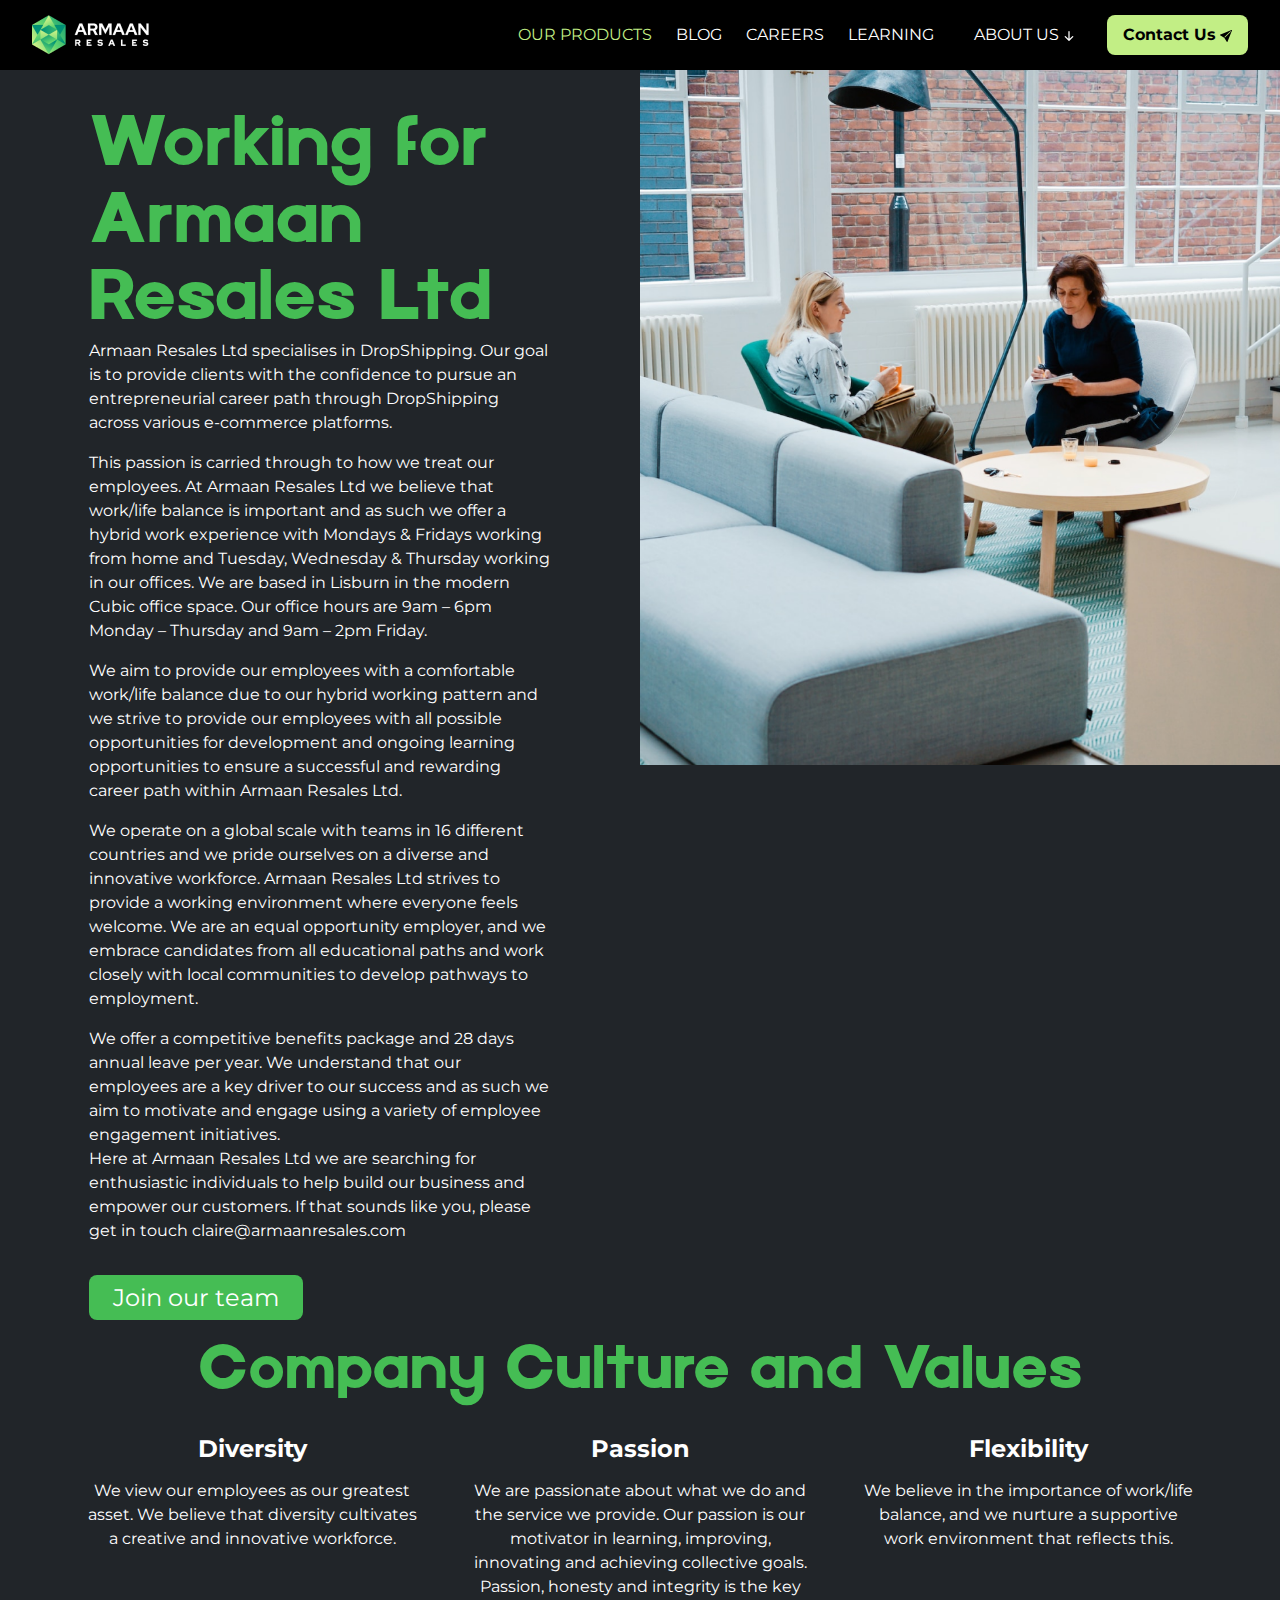
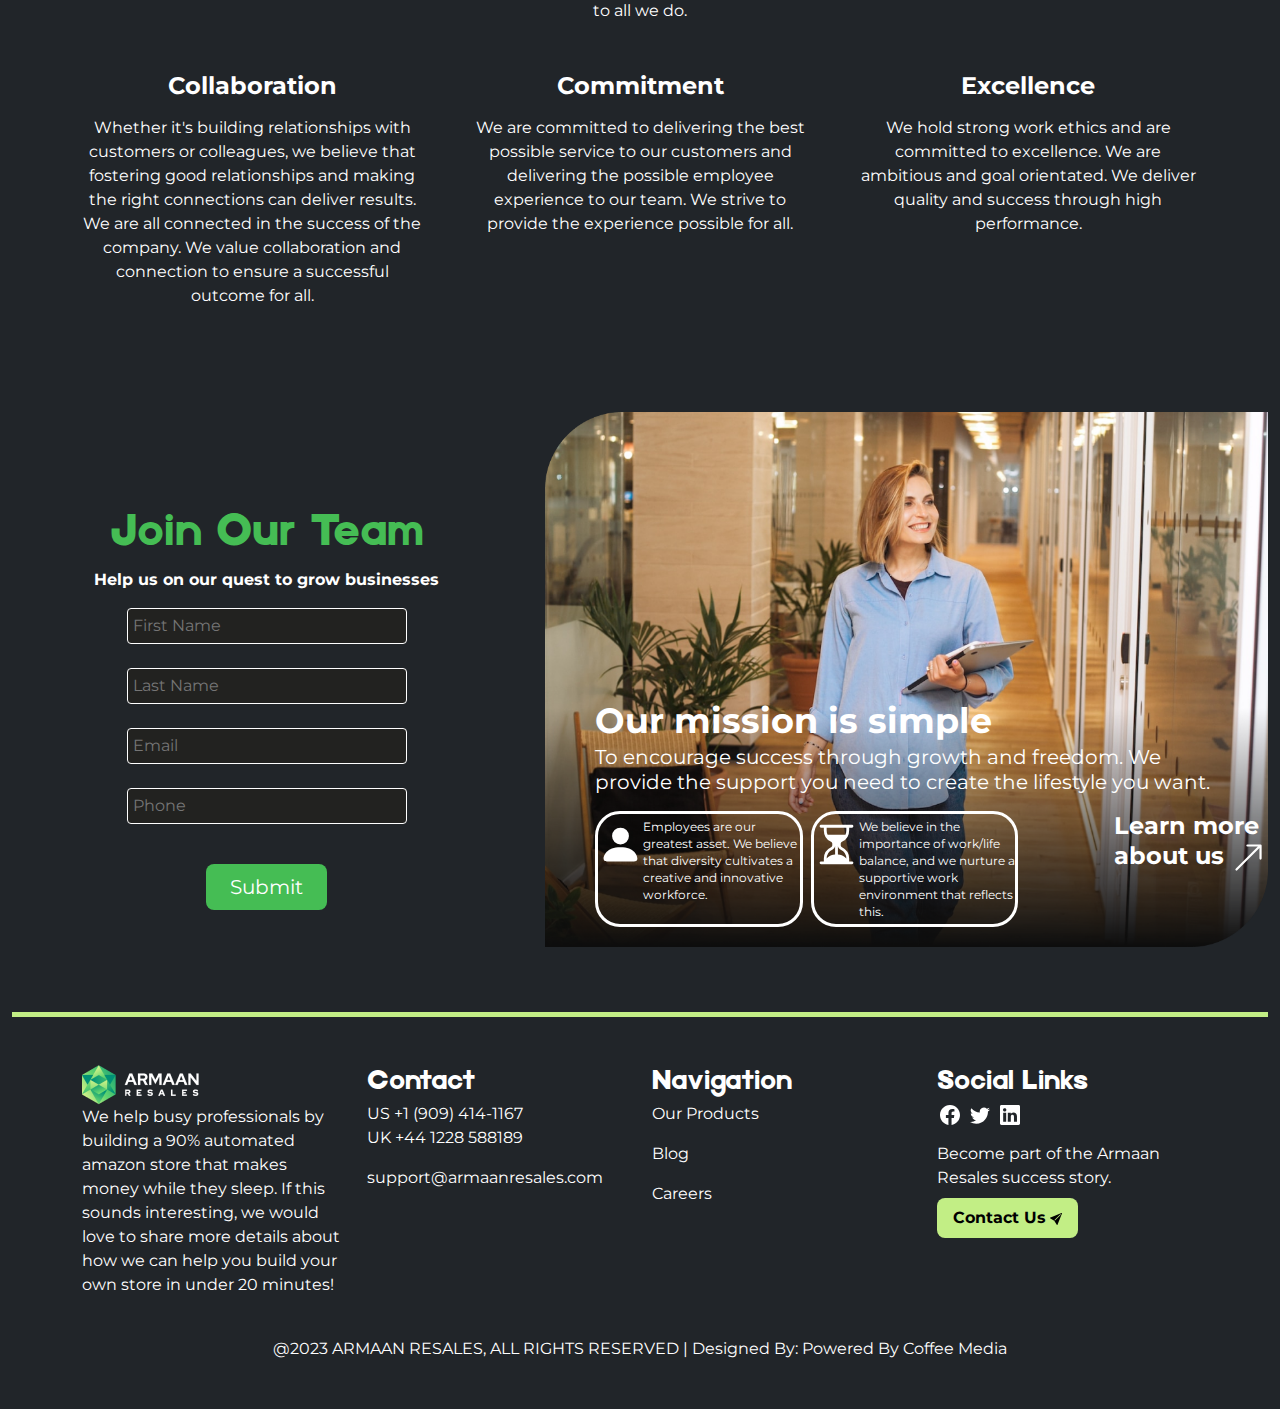
<file: careers.html>
<!doctype html>
<html lang="en">

<head>
  <meta charset="utf-8">
  <meta name="viewport" content="width=device-width, initial-scale=1">
  <title>Careers</title>
  <link rel="stylesheet" href="./assets/css/style-careers.css">
  <link rel="stylesheet" href="./assets/bootstrap/bootstrap.min.css">
  <link rel="shortcut icon" href="./assets/images/cropped-Armaan_color-logo-inverse 1 (2).png" type="image/x-icon">

</head>

<body>
  <!-- navbar  -->
  <nav class="black">
    <div class="main">
      <div class="nav-left">
        <div class="logo">
          <a href="/index.html">
            <img src="./assets/images/image 1.png" id="logoImg" alt=""></a>
        </div>
      </div>
      <div class="nav-right d-flex  ">
        <!-- icons  -->
        <div class="icon4">
          <span class="icons-span"><svg xmlns="http://www.w3.org/2000/svg" width="20" height="20" fill="#FFFFFF"
              class="bi bi-facebook" viewBox="0 0 16 16">
              <path
                d="M16 8.049c0-4.446-3.582-8.05-8-8.05C3.58 0-.002 3.603-.002 8.05c0 4.017 2.926 7.347 6.75 7.951v-5.625h-2.03V8.05H6.75V6.275c0-2.017 1.195-3.131 3.022-3.131.876 0 1.791.157 1.791.157v1.98h-1.009c-.993 0-1.303.621-1.303 1.258v1.51h2.218l-.354 2.326H9.25V16c3.824-.604 6.75-3.934 6.75-7.951z" />
            </svg></span>
          <span class="icons-span"><svg xmlns="http://www.w3.org/2000/svg" width="20" height="20" fill="#FFFFFF"
              class="bi bi-twitter" viewBox="0 0 16 16">
              <path
                d="M5.026 15c6.038 0 9.341-5.003 9.341-9.334 0-.14 0-.282-.006-.422A6.685 6.685 0 0 0 16 3.542a6.658 6.658 0 0 1-1.889.518 3.301 3.301 0 0 0 1.447-1.817 6.533 6.533 0 0 1-2.087.793A3.286 3.286 0 0 0 7.875 6.03a9.325 9.325 0 0 1-6.767-3.429 3.289 3.289 0 0 0 1.018 4.382A3.323 3.323 0 0 1 .64 6.575v.045a3.288 3.288 0 0 0 2.632 3.218 3.203 3.203 0 0 1-.865.115 3.23 3.23 0 0 1-.614-.057 3.283 3.283 0 0 0 3.067 2.277A6.588 6.588 0 0 1 .78 13.58a6.32 6.32 0 0 1-.78-.045A9.344 9.344 0 0 0 5.026 15z" />
            </svg></span>
          <span class="icons-span"><svg xmlns="http://www.w3.org/2000/svg" width="20" height="20" fill="#FFFFFF"
              class="bi bi-linkedin" viewBox="0 0 16 16">
              <path
                d="M0 1.146C0 .513.526 0 1.175 0h13.65C15.474 0 16 .513 16 1.146v13.708c0 .633-.526 1.146-1.175 1.146H1.175C.526 16 0 15.487 0 14.854V1.146zm4.943 12.248V6.169H2.542v7.225h2.401zm-1.2-8.212c.837 0 1.358-.554 1.358-1.248-.015-.709-.52-1.248-1.342-1.248-.822 0-1.359.54-1.359 1.248 0 .694.521 1.248 1.327 1.248h.016zm4.908 8.212V9.359c0-.216.016-.432.08-.586.173-.431.568-.878 1.232-.878.869 0 1.216.662 1.216 1.634v3.865h2.401V9.25c0-2.22-1.184-3.252-2.764-3.252-1.274 0-1.845.7-2.165 1.193v.025h-.016a5.54 5.54 0 0 1 .016-.025V6.169h-2.4c.03.678 0 7.225 0 7.225h2.4z" />
            </svg></span>
          <span class="icons-span"><svg xmlns="http://www.w3.org/2000/svg" width="20" height="20" fill="#FFFFFF"
              class="bi bi-instagram" viewBox="0 0 16 16">
              <path
                d="M8 0C5.829 0 5.556.01 4.703.048 3.85.088 3.269.222 2.76.42a3.917 3.917 0 0 0-1.417.923A3.927 3.927 0 0 0 .42 2.76C.222 3.268.087 3.85.048 4.7.01 5.555 0 5.827 0 8.001c0 2.172.01 2.444.048 3.297.04.852.174 1.433.372 1.942.205.526.478.972.923 1.417.444.445.89.719 1.416.923.51.198 1.09.333 1.942.372C5.555 15.99 5.827 16 8 16s2.444-.01 3.298-.048c.851-.04 1.434-.174 1.943-.372a3.916 3.916 0 0 0 1.416-.923c.445-.445.718-.891.923-1.417.197-.509.332-1.09.372-1.942C15.99 10.445 16 10.173 16 8s-.01-2.445-.048-3.299c-.04-.851-.175-1.433-.372-1.941a3.926 3.926 0 0 0-.923-1.417A3.911 3.911 0 0 0 13.24.42c-.51-.198-1.092-.333-1.943-.372C10.443.01 10.172 0 7.998 0h.003zm-.717 1.442h.718c2.136 0 2.389.007 3.232.046.78.035 1.204.166 1.486.275.373.145.64.319.92.599.28.28.453.546.598.92.11.281.24.705.275 1.485.039.843.047 1.096.047 3.231s-.008 2.389-.047 3.232c-.035.78-.166 1.203-.275 1.485a2.47 2.47 0 0 1-.599.919c-.28.28-.546.453-.92.598-.28.11-.704.24-1.485.276-.843.038-1.096.047-3.232.047s-2.39-.009-3.233-.047c-.78-.036-1.203-.166-1.485-.276a2.478 2.478 0 0 1-.92-.598 2.48 2.48 0 0 1-.6-.92c-.109-.281-.24-.705-.275-1.485-.038-.843-.046-1.096-.046-3.233 0-2.136.008-2.388.046-3.231.036-.78.166-1.204.276-1.486.145-.373.319-.64.599-.92.28-.28.546-.453.92-.598.282-.11.705-.24 1.485-.276.738-.034 1.024-.044 2.515-.045v.002zm4.988 1.328a.96.96 0 1 0 0 1.92.96.96 0 0 0 0-1.92zm-4.27 1.122a4.109 4.109 0 1 0 0 8.217 4.109 4.109 0 0 0 0-8.217zm0 1.441a2.667 2.667 0 1 1 0 5.334 2.667 2.667 0 0 1 0-5.334z" />
            </svg></span>
        </div>
        <!-- navbar links  -->
        <div class="navbar-nav">
          <ul class="ps-0" id="navbar">
            <li><a class="nav-link active" href="/products.html">OUR PRODUCTS</a></li>
            <li><a class="nav-link " href="/blog.html">BLOG</a> </li>
            <li><a class="nav-link" href="/careers.html">CAREERS</a> </li>
            <li><a class="nav-link " href="/learning.html">LEARNING</a> </li>
            <div class="dropdown">
              <li><a class="dropbtn" href="/aboutus.html">ABOUT US<svg xmlns="http://www.w3.org/2000/svg" width="20" height="20" fill="#FFFF" class="bi bi-arrow-down-short" viewBox="0 0 16 16">
                <path fill-rule="evenodd" d="M8 4a.5.5 0 0 1 .5.5v5.793l2.146-2.147a.5.5 0 0 1 .708.708l-3 3a.5.5 0 0 1-.708 0l-3-3a.5.5 0 1 1 .708-.708L7.5 10.293V4.5A.5.5 0 0 1 8 4z"/>
              </svg></a> </li>
              <div class="dropdown-content">
                <a href="/salesteam.html">OUR TEAM</a>
              </div>
            </div>
          </ul>
        </div>
        <!-- navbar button  -->
        <div class="navbar-btn">
          <a href="/contact.html">
            <button type="button" class="icon-btn btn btn-light btn-lg">Contact
              Us<svg xmlns="http://www.w3.org/2000/svg" width="16" height="16" fill="currentColor"
                class="bi bi-send-fill ps-1" viewBox="0 0 16 16">
                <path
                  d="M15.964.686a.5.5 0 0 0-.65-.65L.767 5.855H.766l-.452.18a.5.5 0 0 0-.082.887l.41.26.001.002 4.995 3.178 3.178 4.995.002.002.26.41a.5.5 0 0 0 .886-.083l6-15Zm-1.833 1.89L6.637 10.07l-.215-.338a.5.5 0 0 0-.154-.154l-.338-.215 7.494-7.494 1.178-.471-.47 1.178Z" />
              </svg></button>
          </a>
        </div>
        <input type="hidden" name="" value="false" id="navbarTogglerInput">
        <svg onclick="navbarToggler(this)" id="toogler" xmlns="http://www.w3.org/2000/svg" width="24" height="24"
          fill="#FFF" class="bi bi-list" viewBox="0 0 16 16">
          <path fill-rule="evenodd"
            d="M2.5 12a.5.5 0 0 1 .5-.5h10a.5.5 0 0 1 0 1H3a.5.5 0 0 1-.5-.5zm0-4a.5.5 0 0 1 .5-.5h10a.5.5 0 0 1 0 1H3a.5.5 0 0 1-.5-.5zm0-4a.5.5 0 0 1 .5-.5h10a.5.5 0 0 1 0 1H3a.5.5 0 0 1-.5-.5z" />
        </svg>
      </div>
    </div>
  </nav>
  <!-- main  -->
  <div class="container-fluid bg-dark">
    <div class="row">
      <!-- text  -->
      <div class="col-lg-6 col-md-6 m-auto career">
        <h1 class="career-green">Working for Armaan Resales Ltd</h1>
        <div class="paraa text-white">
          <p class="paraa1">Armaan Resales Ltd specialises in DropShipping. Our goal is to provide clients with the
            confidence to pursue an entrepreneurial career path through DropShipping across various e-commerce
            platforms.</p>
          <p class="paraa2">
            This passion is carried through to how we treat our employees. At Armaan Resales Ltd we believe that
            work/life balance is important and as such we offer a hybrid work experience with Mondays & Fridays working
            from home and Tuesday, Wednesday & Thursday working in our offices. We are based in Lisburn in the modern
            Cubic office space. Our office hours are 9am – 6pm Monday – Thursday and 9am – 2pm Friday.</p>
          <p class="paraa3">
            We aim to provide our employees with a comfortable work/life balance due to our hybrid working pattern and
            we strive to provide our employees with all possible opportunities for development and ongoing learning
            opportunities to ensure a successful and rewarding career path within Armaan Resales Ltd.</p>
          <p class="paraa4">
            We operate on a global scale with teams in 16 different countries and we pride ourselves on a diverse and
            innovative workforce. Armaan Resales Ltd strives to provide a working environment where everyone feels
            welcome. We are an equal opportunity employer, and we embrace candidates from all educational paths and work
            closely with local communities to develop pathways to employment.</p>
          <p class="paraa5  mb-0">
            We offer a competitive benefits package and 28 days annual leave per year. We understand that our employees
            are a key driver to our success and as such we aim to motivate and engage using a variety of employee
            engagement initiatives.</p>
          <p class="paraa2">
            Here at Armaan Resales Ltd we are searching for enthusiastic individuals to help build our business and
            empower our customers. If that sounds like you, please get in touch claire@armaanresales.com
          </p>
        </div>
        <button type="button" class="btn btn-success my-3 btn-lg px-4">Join our team</button>
      </div>
      <!-- img  -->
      <div class="col-lg-6 col-md-6 px-0 square">
        <img src="/assets/images/Rectangle 4006.png" width="100%" alt="">
      </div>
    </div>
    <!-- heading with 2 rows 6 columns  -->
    <h1 class="career-green1 text-center">Company Culture and Values</h1>
    <div class="container">
      <!-- 1st row  -->
      <div class="row py-lg-5 py-md-3 py-sm-3 py-3 g-5">
        <!-- 1st -->
        <div class="col-lg-4 col-md-6">
          <div class="card-body text-center text-white">
            <div class="card-text  pb-3">Diversity</div>
            <div class="card-para">We view our employees as our greatest asset. We believe that diversity cultivates a
              creative and innovative workforce.</div>
          </div>
        </div>
        <!-- 2nd  -->
        <div class="col-lg-4 col-md-6">
          <div class="card-body text-center text-white">
            <div class="card-text  pb-3">Passion</div>
            <div class="card-para">We are passionate about what we do and the service we provide. Our passion is our
              motivator in learning, improving, innovating and achieving collective goals. Passion, honesty and
              integrity is the key to all we do.</div>
          </div>
        </div>
        <!-- 3rd  -->
        <div class="col-lg-4 col-md-6">
          <div class="card-body text-center text-white">
            <div class="card-text  pb-3">Flexibility</div>
            <div class="card-para">We believe in the importance of work/life balance, and we nurture a supportive work
              environment that reflects this.</div>
          </div>
        </div>
      <!-- 2nd row  -->
        <!-- 1st  -->
        <div class="col-lg-4 col-md-6">
          <div class="card-body text-center text-white">
            <div class="card-text  pb-3">Collaboration</div>
            <div class="card-para">Whether it's building relationships with customers or colleagues, we believe that
              fostering good relationships and making the right connections can deliver results. We are all connected in
              the success of the company. We value collaboration and connection to ensure a successful outcome for all.
            </div>
          </div>
        </div>
        <!-- 2nd  -->
        <div class="col-lg-4 col-md-6">
          <div class="card-body text-center text-white">
            <div class="card-text  pb-3">Commitment</div>
            <div class="card-para">We are committed to delivering the best possible service to our customers and
              delivering the possible employee experience to our team. We strive to provide the experience possible for
              all.</div>
          </div>
        </div>
        <!-- 3rd  -->
        <div class="col-lg-4 col-md-6">
          <div class="card-body text-center text-white">
            <div class="card-text  pb-3">Excellence</div>
            <div class="card-para">We hold strong work ethics and are committed to excellence. We are ambitious and goal
              orientated. We deliver quality and success through high performance.</div>
          </div>
        </div>
      </div>
    </div>
    <!-- form with img  -->
    <!-- form  -->
    <div class="row py-lg-5 py-md-3 py-sm-3 py-3">
      <div class="col-lg-5 col-md-6 career-form">
        <h5 class="green text-center ">Join Our Team</h5>
        <div class="para text-white text-center pt-2">Help us on our quest to grow businesses</div>
        <div class="form">
          <form action="" class="text-white text-center form pt-3">
            <input type="text" placeholder="First Name" class="form1">
            <br> <br>
            <input type="text" placeholder="Last Name" class="form1">
            <br> <br>
            <input type="email" placeholder="Email" class="form1">
            <br> <br>
            <input type="number" placeholder="Phone" class="form1">
            <br> <br>
            <button type="button" class="btn btn-success my-lg-3 my-md-0 btn-lg ps-4 pe-4">Submit</button>
        </div>
      </div>
      <!-- img  -->
      <div class="col-lg-7 col-md-6 ">
        <div class="round m-auto position-relative pt-2">
          <img src="/assets/images/Rectangle 4005.png" width="100%" alt="">
          <div class="text-white career-full">
            <div class="career-text">Our mission is simple</div>
            <div class="career-text1">To encourage success through growth and freedom. We <br> provide the support you
              need to create the lifestyle you want.</div>
            <div class="d-flex mt-3 flex-w">
              <div class="d-flex texttttt ">
                <div class="my-2 "><svg xmlns="http://www.w3.org/2000/svg" width="45" height="45" fill="#FFFF"
                    class="bi bi-person-fill" viewBox="0 0 16 16">
                    <path d="M3 14s-1 0-1-1 1-4 6-4 6 3 6 4-1 1-1 1H3Zm5-6a3 3 0 1 0 0-6 3 3 0 0 0 0 6Z" />
                  </svg></div>
                <div class="text-one py-1">Employees are our greatest asset. We believe that diversity cultivates a
                  creative and innovative workforce.</div>
              </div>
              <div class="d-flex texttttt  ms-2 ">
                <div class="my-2 "><svg xmlns="http://www.w3.org/2000/svg" width="45"
                    height="45" fill="#FFFF" class="bi bi-hourglass-split" viewBox="0 0 16 16">
                    <path
                      d="M2.5 15a.5.5 0 1 1 0-1h1v-1a4.5 4.5 0 0 1 2.557-4.06c.29-.139.443-.377.443-.59v-.7c0-.213-.154-.451-.443-.59A4.5 4.5 0 0 1 3.5 3V2h-1a.5.5 0 0 1 0-1h11a.5.5 0 0 1 0 1h-1v1a4.5 4.5 0 0 1-2.557 4.06c-.29.139-.443.377-.443.59v.7c0 .213.154.451.443.59A4.5 4.5 0 0 1 12.5 13v1h1a.5.5 0 0 1 0 1h-11zm2-13v1c0 .537.12 1.045.337 1.5h6.326c.216-.455.337-.963.337-1.5V2h-7zm3 6.35c0 .701-.478 1.236-1.011 1.492A3.5 3.5 0 0 0 4.5 13s.866-1.299 3-1.48V8.35zm1 0v3.17c2.134.181 3 1.48 3 1.48a3.5 3.5 0 0 0-1.989-3.158C8.978 9.586 8.5 9.052 8.5 8.351z" />
                  </svg></div>
                <div class="text-one py-1">We believe in the importance of work/life balance, and we nurture a
                  supportive work environment that reflects this.</div>
              </div>
              <div class="career-right ms-lg-5 ms-md-0 ms-sm-0 ms-0 ps-lg-5 ps-md-3 ps-sm-3 ps-3">Learn more about us
                <svg xmlns="http://www.w3.org/2000/svg" width="35" height="35" fill="#FFFF" class="bi bi-arrow-up-right"
                  viewBox="0 0 16 16">
                  <path fill-rule="evenodd"
                    d="M14 2.5a.5.5 0 0 0-.5-.5h-6a.5.5 0 0 0 0 1h4.793L2.146 13.146a.5.5 0 0 0 .708.708L13 3.707V8.5a.5.5 0 0 0 1 0v-6z" />
                </svg></div>
            </div>
          </div>
        </div>
      </div>
    </div>

    <!-- footer  -->
    <hr class="yellow">
    <!-- Four columns -->
    <div class="container">
      <div class="row mt-5 text-white">
        <div class="col-lg-3 mb-3">
          <div class="logo">
            <img src="./assets/images/image 1.png" alt="">
            <div class="logo-p ">
              We help busy professionals by building a 90% automated amazon store that makes money while they sleep. If
              this sounds interesting, we would love to share more details about how we can help you build your own
              store in under 20 minutes!
            </div>
          </div>
        </div>
        <div class="col-lg-3 mb-3">
          <div class="contact">
            <h4>Contact</h4>
            <p class="mb-0">US +1 (909) 414-1167</p>
            <p class="mb-0"> UK +44 1228 588189</p>
            <p class="2ndpara mt-3">
              support@armaanresales.com
            </p>
          </div>
        </div>
        <div class="col-lg-3 mb-3">
          <div class="navigation">
            <h4>Navigation</h4>
            <p class=""> Our Products</p>
            <p class=""> Blog</p>
            <p class="mb-0"> Careers</p>
          </div>
        </div>
        <div class="col-lg-3 mb-3">
          <div class="social-link">
            <h4>Social Links</h4>
            <div class="icons4">
              <span class="icons-span"><svg xmlns="http://www.w3.org/2000/svg" width="20" height="20" fill="#FFFFFF"
                  class="bi bi-facebook" viewBox="0 0 16 16">
                  <path
                    d="M16 8.049c0-4.446-3.582-8.05-8-8.05C3.58 0-.002 3.603-.002 8.05c0 4.017 2.926 7.347 6.75 7.951v-5.625h-2.03V8.05H6.75V6.275c0-2.017 1.195-3.131 3.022-3.131.876 0 1.791.157 1.791.157v1.98h-1.009c-.993 0-1.303.621-1.303 1.258v1.51h2.218l-.354 2.326H9.25V16c3.824-.604 6.75-3.934 6.75-7.951z" />
                </svg></span>
              <span class="icons-span"><svg xmlns="http://www.w3.org/2000/svg" width="20" height="20" fill="#FFFFFF"
                  class="bi bi-twitter" viewBox="0 0 16 16">
                  <path
                    d="M5.026 15c6.038 0 9.341-5.003 9.341-9.334 0-.14 0-.282-.006-.422A6.685 6.685 0 0 0 16 3.542a6.658 6.658 0 0 1-1.889.518 3.301 3.301 0 0 0 1.447-1.817 6.533 6.533 0 0 1-2.087.793A3.286 3.286 0 0 0 7.875 6.03a9.325 9.325 0 0 1-6.767-3.429 3.289 3.289 0 0 0 1.018 4.382A3.323 3.323 0 0 1 .64 6.575v.045a3.288 3.288 0 0 0 2.632 3.218 3.203 3.203 0 0 1-.865.115 3.23 3.23 0 0 1-.614-.057 3.283 3.283 0 0 0 3.067 2.277A6.588 6.588 0 0 1 .78 13.58a6.32 6.32 0 0 1-.78-.045A9.344 9.344 0 0 0 5.026 15z" />
                </svg></span>
              <span class="icons-span"><svg xmlns="http://www.w3.org/2000/svg" width="20" height="20" fill="#FFFFFF"
                  class="bi bi-linkedin" viewBox="0 0 16 16">
                  <path
                    d="M0 1.146C0 .513.526 0 1.175 0h13.65C15.474 0 16 .513 16 1.146v13.708c0 .633-.526 1.146-1.175 1.146H1.175C.526 16 0 15.487 0 14.854V1.146zm4.943 12.248V6.169H2.542v7.225h2.401zm-1.2-8.212c.837 0 1.358-.554 1.358-1.248-.015-.709-.52-1.248-1.342-1.248-.822 0-1.359.54-1.359 1.248 0 .694.521 1.248 1.327 1.248h.016zm4.908 8.212V9.359c0-.216.016-.432.08-.586.173-.431.568-.878 1.232-.878.869 0 1.216.662 1.216 1.634v3.865h2.401V9.25c0-2.22-1.184-3.252-2.764-3.252-1.274 0-1.845.7-2.165 1.193v.025h-.016a5.54 5.54 0 0 1 .016-.025V6.169h-2.4c.03.678 0 7.225 0 7.225h2.4z" />
                </svg></span>
            </div>
          </div>
          <div class="link mt-3 mb-2">
            Become part of the Armaan Resales success story.
          </div>
          <div class="navbar-btn1">
            <a href="/contact.html">
              <button type="button" class="icon-btn btn btn-light btn-lg">Contact
                Us<svg xmlns="http://www.w3.org/2000/svg" width="16" height="16" fill="currentColor"
                  class="bi bi-send-fill ps-1" viewBox="0 0 16 16">
                  <path
                    d="M15.964.686a.5.5 0 0 0-.65-.65L.767 5.855H.766l-.452.18a.5.5 0 0 0-.082.887l.41.26.001.002 4.995 3.178 3.178 4.995.002.002.26.41a.5.5 0 0 0 .886-.083l6-15Zm-1.833 1.89L6.637 10.07l-.215-.338a.5.5 0 0 0-.154-.154l-.338-.215 7.494-7.494 1.178-.471-.47 1.178Z" />
                </svg></button>
            </a>
          </div>
        </div>
      </div>
      <div class="text-center text-white pt-4 pb-5">
        @2023 ARMAAN RESALES, ALL RIGHTS RESERVED | Designed By: Powered By Coffee Media
      </div>
    </div>
  </div>



























  <script src="./assets/bootstrap/bootstrap.bundle.min.js"></script>
  <script>
    function navbarToggler(e) {
      if (navbarTogglerInput.value == "false") {
        navbarTogglerInput.value = "true"
        navbar.style.top = "69px"
      }
      else {
        navbarTogglerInput.value = "false"
        navbar.style.top = "-200px"
      }
    }
    window.onscroll = function() {scrollFunction()};

function scrollFunction() {
  if (document.body.scrollTop > 50 || document.documentElement.scrollTop > 50) {
    document.getElementById("logoImg").style.width = "100px";
  } else {
    document.getElementById("logoImg").style.width = "120px";
  }
}
  </script>
</body>

</html>
</file>
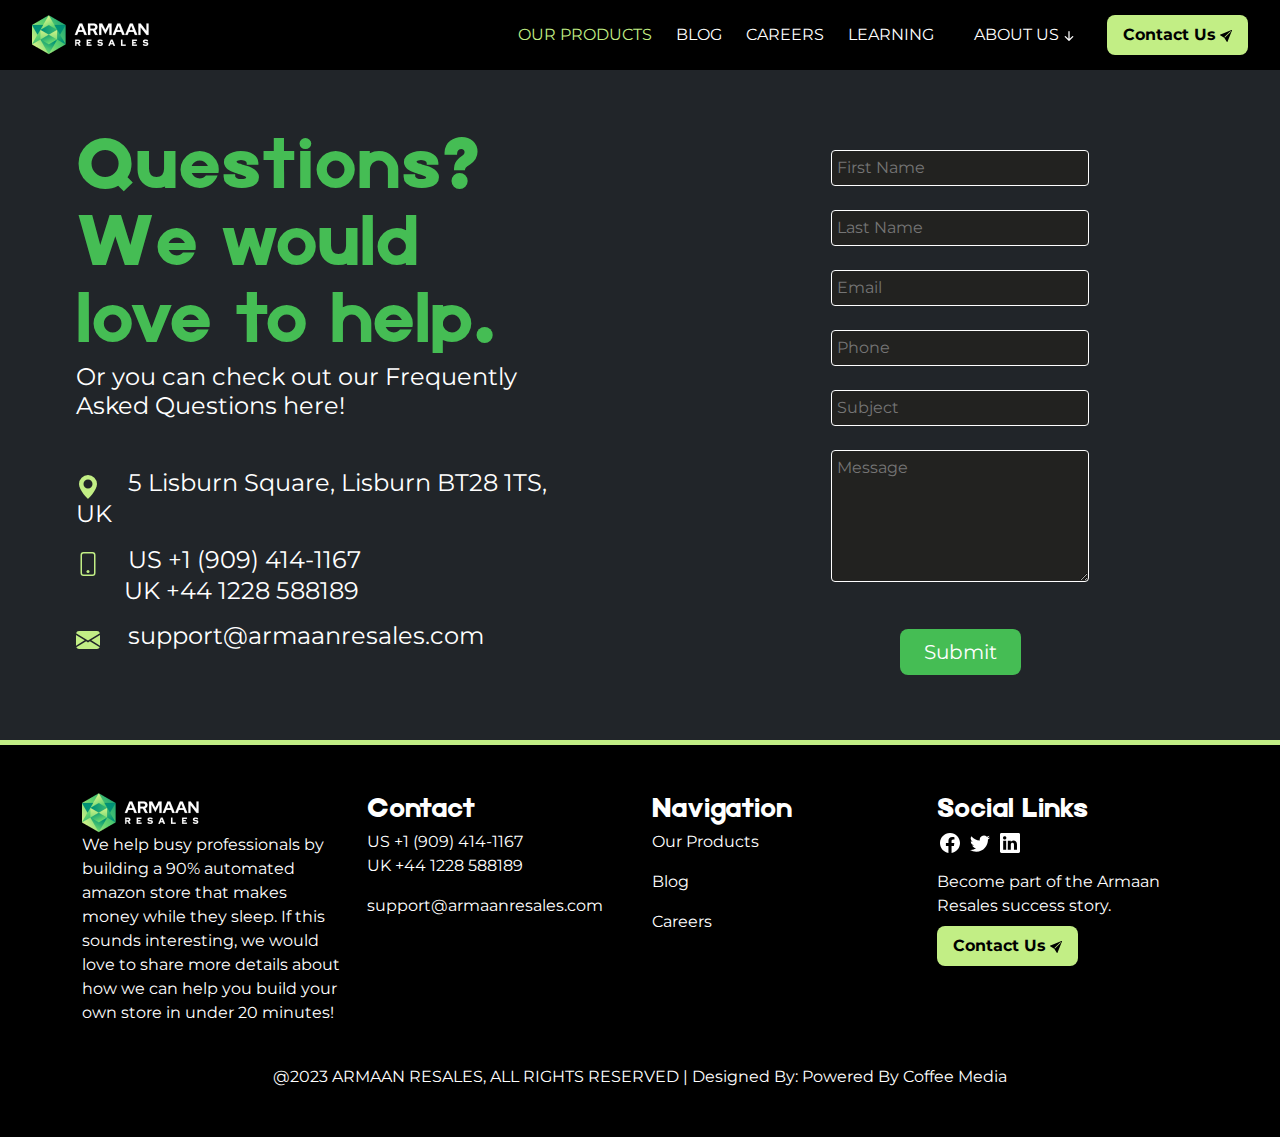
<file: contact.html>
<!doctype html>
<html lang="en">
  <head>
    <meta charset="utf-8">
    <meta name="viewport" content="width=device-width, initial-scale=1">
    <title>Contact Us</title>
    <link rel="stylesheet" href="/assets/css/style-contact.css">
    <link rel="stylesheet" href="/assets/bootstrap/bootstrap.min.css">
    <link rel="shortcut icon" href="./assets/images/cropped-Armaan_color-logo-inverse 1 (2).png" type="image/x-icon">
  </head>
  <body>
       <!-- navbar  -->
  <nav class="black">
    <div class="main">
      <div class="nav-left">
        <div class="logo">
          <a href="/index.html">
            <img src="./assets/images/image 1.png" id="logoImg" alt=""></a>
        </div>
      </div>
      <div class="nav-right d-flex  ">
        <!-- icons  -->
        <div class="icon4">
          <span class="icons-span"><svg xmlns="http://www.w3.org/2000/svg" width="20" height="20" fill="#FFFFFF"
              class="bi bi-facebook" viewBox="0 0 16 16">
              <path
                d="M16 8.049c0-4.446-3.582-8.05-8-8.05C3.58 0-.002 3.603-.002 8.05c0 4.017 2.926 7.347 6.75 7.951v-5.625h-2.03V8.05H6.75V6.275c0-2.017 1.195-3.131 3.022-3.131.876 0 1.791.157 1.791.157v1.98h-1.009c-.993 0-1.303.621-1.303 1.258v1.51h2.218l-.354 2.326H9.25V16c3.824-.604 6.75-3.934 6.75-7.951z" />
            </svg></span>
          <span class="icons-span"><svg xmlns="http://www.w3.org/2000/svg" width="20" height="20" fill="#FFFFFF"
              class="bi bi-twitter" viewBox="0 0 16 16">
              <path
                d="M5.026 15c6.038 0 9.341-5.003 9.341-9.334 0-.14 0-.282-.006-.422A6.685 6.685 0 0 0 16 3.542a6.658 6.658 0 0 1-1.889.518 3.301 3.301 0 0 0 1.447-1.817 6.533 6.533 0 0 1-2.087.793A3.286 3.286 0 0 0 7.875 6.03a9.325 9.325 0 0 1-6.767-3.429 3.289 3.289 0 0 0 1.018 4.382A3.323 3.323 0 0 1 .64 6.575v.045a3.288 3.288 0 0 0 2.632 3.218 3.203 3.203 0 0 1-.865.115 3.23 3.23 0 0 1-.614-.057 3.283 3.283 0 0 0 3.067 2.277A6.588 6.588 0 0 1 .78 13.58a6.32 6.32 0 0 1-.78-.045A9.344 9.344 0 0 0 5.026 15z" />
            </svg></span>
          <span class="icons-span"><svg xmlns="http://www.w3.org/2000/svg" width="20" height="20" fill="#FFFFFF"
              class="bi bi-linkedin" viewBox="0 0 16 16">
              <path
                d="M0 1.146C0 .513.526 0 1.175 0h13.65C15.474 0 16 .513 16 1.146v13.708c0 .633-.526 1.146-1.175 1.146H1.175C.526 16 0 15.487 0 14.854V1.146zm4.943 12.248V6.169H2.542v7.225h2.401zm-1.2-8.212c.837 0 1.358-.554 1.358-1.248-.015-.709-.52-1.248-1.342-1.248-.822 0-1.359.54-1.359 1.248 0 .694.521 1.248 1.327 1.248h.016zm4.908 8.212V9.359c0-.216.016-.432.08-.586.173-.431.568-.878 1.232-.878.869 0 1.216.662 1.216 1.634v3.865h2.401V9.25c0-2.22-1.184-3.252-2.764-3.252-1.274 0-1.845.7-2.165 1.193v.025h-.016a5.54 5.54 0 0 1 .016-.025V6.169h-2.4c.03.678 0 7.225 0 7.225h2.4z" />
            </svg></span>
          <span class="icons-span"><svg xmlns="http://www.w3.org/2000/svg" width="20" height="20" fill="#FFFFFF"
              class="bi bi-instagram" viewBox="0 0 16 16">
              <path
                d="M8 0C5.829 0 5.556.01 4.703.048 3.85.088 3.269.222 2.76.42a3.917 3.917 0 0 0-1.417.923A3.927 3.927 0 0 0 .42 2.76C.222 3.268.087 3.85.048 4.7.01 5.555 0 5.827 0 8.001c0 2.172.01 2.444.048 3.297.04.852.174 1.433.372 1.942.205.526.478.972.923 1.417.444.445.89.719 1.416.923.51.198 1.09.333 1.942.372C5.555 15.99 5.827 16 8 16s2.444-.01 3.298-.048c.851-.04 1.434-.174 1.943-.372a3.916 3.916 0 0 0 1.416-.923c.445-.445.718-.891.923-1.417.197-.509.332-1.09.372-1.942C15.99 10.445 16 10.173 16 8s-.01-2.445-.048-3.299c-.04-.851-.175-1.433-.372-1.941a3.926 3.926 0 0 0-.923-1.417A3.911 3.911 0 0 0 13.24.42c-.51-.198-1.092-.333-1.943-.372C10.443.01 10.172 0 7.998 0h.003zm-.717 1.442h.718c2.136 0 2.389.007 3.232.046.78.035 1.204.166 1.486.275.373.145.64.319.92.599.28.28.453.546.598.92.11.281.24.705.275 1.485.039.843.047 1.096.047 3.231s-.008 2.389-.047 3.232c-.035.78-.166 1.203-.275 1.485a2.47 2.47 0 0 1-.599.919c-.28.28-.546.453-.92.598-.28.11-.704.24-1.485.276-.843.038-1.096.047-3.232.047s-2.39-.009-3.233-.047c-.78-.036-1.203-.166-1.485-.276a2.478 2.478 0 0 1-.92-.598 2.48 2.48 0 0 1-.6-.92c-.109-.281-.24-.705-.275-1.485-.038-.843-.046-1.096-.046-3.233 0-2.136.008-2.388.046-3.231.036-.78.166-1.204.276-1.486.145-.373.319-.64.599-.92.28-.28.546-.453.92-.598.282-.11.705-.24 1.485-.276.738-.034 1.024-.044 2.515-.045v.002zm4.988 1.328a.96.96 0 1 0 0 1.92.96.96 0 0 0 0-1.92zm-4.27 1.122a4.109 4.109 0 1 0 0 8.217 4.109 4.109 0 0 0 0-8.217zm0 1.441a2.667 2.667 0 1 1 0 5.334 2.667 2.667 0 0 1 0-5.334z" />
            </svg></span>
        </div>
        <!-- navbar links  -->
        <div class="navbar-nav">
          <ul class="ps-0" id="navbar">
            <li><a class="nav-link active" href="/products.html">OUR PRODUCTS</a></li>
            <li><a class="nav-link " href="/blog.html">BLOG</a> </li>
            <li><a class="nav-link" href="/careers.html">CAREERS</a> </li>
            <li><a class="nav-link " href="/learning.html">LEARNING</a> </li>
            <div class="dropdown">
              <li><a class="dropbtn" href="/aboutus.html">ABOUT US<svg xmlns="http://www.w3.org/2000/svg" width="20" height="20" fill="#FFFF" class="bi bi-arrow-down-short" viewBox="0 0 16 16">
                <path fill-rule="evenodd" d="M8 4a.5.5 0 0 1 .5.5v5.793l2.146-2.147a.5.5 0 0 1 .708.708l-3 3a.5.5 0 0 1-.708 0l-3-3a.5.5 0 1 1 .708-.708L7.5 10.293V4.5A.5.5 0 0 1 8 4z"/>
              </svg></a> </li>
              <div class="dropdown-content">
                <a href="/salesteam.html">OUR TEAM</a>
              </div>
            </div>
          </ul>
        </div>
        <!-- navbar button  -->
        <div class="navbar-btn">
          <a href="/contact.html">
          <button type="button" class="icon-btn btn btn-light btn-lg">Contact
            Us<svg xmlns="http://www.w3.org/2000/svg" width="16" height="16" fill="currentColor"
              class="bi bi-send-fill ps-1" viewBox="0 0 16 16">
              <path
                d="M15.964.686a.5.5 0 0 0-.65-.65L.767 5.855H.766l-.452.18a.5.5 0 0 0-.082.887l.41.26.001.002 4.995 3.178 3.178 4.995.002.002.26.41a.5.5 0 0 0 .886-.083l6-15Zm-1.833 1.89L6.637 10.07l-.215-.338a.5.5 0 0 0-.154-.154l-.338-.215 7.494-7.494 1.178-.471-.47 1.178Z" />
            </svg></button>
          </a>
        </div>
        <input type="hidden" name="" value="false" id="navbarTogglerInput">
          <svg onclick="navbarToggler(this)" id="toogler" xmlns="http://www.w3.org/2000/svg" width="24" height="24" fill="#FFF" class="bi bi-list" viewBox="0 0 16 16">
          <path fill-rule="evenodd" d="M2.5 12a.5.5 0 0 1 .5-.5h10a.5.5 0 0 1 0 1H3a.5.5 0 0 1-.5-.5zm0-4a.5.5 0 0 1 .5-.5h10a.5.5 0 0 1 0 1H3a.5.5 0 0 1-.5-.5zm0-4a.5.5 0 0 1 .5-.5h10a.5.5 0 0 1 0 1H3a.5.5 0 0 1-.5-.5z"/>
        </svg>
      </div>
    </div>
  </nav>
  <!-- form with text  -->
  <div class="container-fluid bg-dark">
    <div class="">
      <div class="row pb-lg-5 pb-md-3 pb-sm-3 pb-3">
        <!-- Question  -->
        <div class="col-lg-6 m-auto contacts">
          <h1 class="contact-heading">Questions? We would love to help.</h1>
          <div class="text-white contact-para pb-lg-5 pb-md-3 pb-sm-3 pb-3">Or you can check out our Frequently Asked Questions here!</div>
          <div class="clr-icons">
            <!-- 1 -->
            <div class="clr-icon1 pb-3">
            <svg xmlns="http://www.w3.org/2000/svg" width="24" height="24" fill="#C2EE85" class="bi bi-geo-alt-fill" viewBox="0 0 16 16">
              <path d="M8 16s6-5.686 6-10A6 6 0 0 0 2 6c0 4.314 6 10 6 10zm0-7a3 3 0 1 1 0-6 3 3 0 0 1 0 6z"/>
            </svg>
            <span class="ps-lg-4 text-white contact-para1"> 5 Lisburn Square, Lisburn BT28 1TS, UK</span>
            </div>
            <!-- 2 -->
            <div class="clr-icon2 pb-3">
            <svg xmlns="http://www.w3.org/2000/svg" width="24" height="24" fill="#C2EE85" class="bi bi-phone" viewBox="0 0 16 16">
              <path d="M11 1a1 1 0 0 1 1 1v12a1 1 0 0 1-1 1H5a1 1 0 0 1-1-1V2a1 1 0 0 1 1-1h6zM5 0a2 2 0 0 0-2 2v12a2 2 0 0 0 2 2h6a2 2 0 0 0 2-2V2a2 2 0 0 0-2-2H5z"/>
              <path d="M8 14a1 1 0 1 0 0-2 1 1 0 0 0 0 2z"/>
            </svg>
            <span class="ps-lg-4 text-white contact-para1"> US +1 (909) 414-1167
             <div class="ps-lg-5 ps-sm-4 ps-4"> UK +44 1228 588189</div></span>
            </div>
            <!-- 3 -->
            <div class="clr-icon3 pb-3">
            <svg xmlns="http://www.w3.org/2000/svg" width="24" height="24" fill="#C2EE85" class="bi bi-envelope-fill" viewBox="0 0 16 16">
              <path d="M.05 3.555A2 2 0 0 1 2 2h12a2 2 0 0 1 1.95 1.555L8 8.414.05 3.555ZM0 4.697v7.104l5.803-3.558L0 4.697ZM6.761 8.83l-6.57 4.027A2 2 0 0 0 2 14h12a2 2 0 0 0 1.808-1.144l-6.57-4.027L8 9.586l-1.239-.757Zm3.436-.586L16 11.801V4.697l-5.803 3.546Z"/>
            </svg>
            <span class="ps-lg-4 text-white contact-para1">support@armaanresales.com</span>
            </div>
          </div>
        </div>
        <!-- form  -->
        <div class="col-lg-6 text-center">
          <form action="" class="text-white form">
           <input type="text" placeholder="First Name" class="form1">
           <br> <br>
           <input type="text" placeholder="Last Name" class="form1">
           <br> <br>
           <input type="email" placeholder="Email" class="form1">
           <br> <br>
           <input type="number" placeholder="Phone" class="form1">
           <br> <br>
           <input type="text" placeholder="Subject" class="form1"> 
           <br> <br>
           <textarea name="" id="" cols="30" rows="5" placeholder="Message" class="form1"></textarea>
           <br><br>
           <button type="button" class="btn btn-success my-lg-3 my-md-0 btn-lg ps-4 pe-4">Submit</button>
          </form>
        </div>
      </div>
    </div>
  </div>

  <hr class="yellow m-0">
  <!-- footer with 4 columns -->
  <div class="container-fluid black pt-5">
    <div class="container">
      <div class="row text-white">
        <div class="col-lg-3 mb-3">
          <div class="logo">
            <img src="./assets/images/image 1.png" alt="">
            <div class="logo-p ">
              We help busy professionals by building a 90% automated amazon store that makes money while they sleep. If
              this sounds interesting, we would love to share more details about how we can help you build your own
              store in under 20 minutes!
            </div>
          </div>
        </div>
        <div class="col-lg-3 mb-3">
          <div class="contact">
            <h4>Contact</h4>
            <p class="mb-0">US +1 (909) 414-1167</p>
            <p class="mb-0"> UK +44 1228 588189</p>
            <p class="2ndpara mt-3">
              support@armaanresales.com
            </p>
          </div>
        </div>
        <div class="col-lg-3 mb-3">
          <div class="navigation">
            <h4>Navigation</h4>
            <p class=""> Our Products</p>
            <p class=""> Blog</p>
            <p class="mb-0"> Careers</p>
          </div>
        </div>
        <div class="col-lg-3 mb-3">
          <div class="social-link">
            <h4>Social Links</h4>
            <div class="icons4">
              <span class="icons-span"><svg xmlns="http://www.w3.org/2000/svg" width="20" height="20" fill="#FFFFFF"
                  class="bi bi-facebook" viewBox="0 0 16 16">
                  <path
                    d="M16 8.049c0-4.446-3.582-8.05-8-8.05C3.58 0-.002 3.603-.002 8.05c0 4.017 2.926 7.347 6.75 7.951v-5.625h-2.03V8.05H6.75V6.275c0-2.017 1.195-3.131 3.022-3.131.876 0 1.791.157 1.791.157v1.98h-1.009c-.993 0-1.303.621-1.303 1.258v1.51h2.218l-.354 2.326H9.25V16c3.824-.604 6.75-3.934 6.75-7.951z" />
                </svg></span>
              <span class="icons-span"><svg xmlns="http://www.w3.org/2000/svg" width="20" height="20" fill="#FFFFFF"
                  class="bi bi-twitter" viewBox="0 0 16 16">
                  <path
                    d="M5.026 15c6.038 0 9.341-5.003 9.341-9.334 0-.14 0-.282-.006-.422A6.685 6.685 0 0 0 16 3.542a6.658 6.658 0 0 1-1.889.518 3.301 3.301 0 0 0 1.447-1.817 6.533 6.533 0 0 1-2.087.793A3.286 3.286 0 0 0 7.875 6.03a9.325 9.325 0 0 1-6.767-3.429 3.289 3.289 0 0 0 1.018 4.382A3.323 3.323 0 0 1 .64 6.575v.045a3.288 3.288 0 0 0 2.632 3.218 3.203 3.203 0 0 1-.865.115 3.23 3.23 0 0 1-.614-.057 3.283 3.283 0 0 0 3.067 2.277A6.588 6.588 0 0 1 .78 13.58a6.32 6.32 0 0 1-.78-.045A9.344 9.344 0 0 0 5.026 15z" />
                </svg></span>
              <span class="icons-span"><svg xmlns="http://www.w3.org/2000/svg" width="20" height="20" fill="#FFFFFF"
                  class="bi bi-linkedin" viewBox="0 0 16 16">
                  <path
                    d="M0 1.146C0 .513.526 0 1.175 0h13.65C15.474 0 16 .513 16 1.146v13.708c0 .633-.526 1.146-1.175 1.146H1.175C.526 16 0 15.487 0 14.854V1.146zm4.943 12.248V6.169H2.542v7.225h2.401zm-1.2-8.212c.837 0 1.358-.554 1.358-1.248-.015-.709-.52-1.248-1.342-1.248-.822 0-1.359.54-1.359 1.248 0 .694.521 1.248 1.327 1.248h.016zm4.908 8.212V9.359c0-.216.016-.432.08-.586.173-.431.568-.878 1.232-.878.869 0 1.216.662 1.216 1.634v3.865h2.401V9.25c0-2.22-1.184-3.252-2.764-3.252-1.274 0-1.845.7-2.165 1.193v.025h-.016a5.54 5.54 0 0 1 .016-.025V6.169h-2.4c.03.678 0 7.225 0 7.225h2.4z" />
                </svg></span>
            </div>
          </div>
          <div class="link mt-3 mb-2">
            Become part of the Armaan Resales success story.
          </div>
          <div class="navbar-btn1">
            <a href="/contact.html">
            <button type="button" class="icon-btn btn btn-light btn-lg">Contact
              Us<svg xmlns="http://www.w3.org/2000/svg" width="16" height="16" fill="currentColor"
                class="bi bi-send-fill ps-1" viewBox="0 0 16 16">
                <path
                  d="M15.964.686a.5.5 0 0 0-.65-.65L.767 5.855H.766l-.452.18a.5.5 0 0 0-.082.887l.41.26.001.002 4.995 3.178 3.178 4.995.002.002.26.41a.5.5 0 0 0 .886-.083l6-15Zm-1.833 1.89L6.637 10.07l-.215-.338a.5.5 0 0 0-.154-.154l-.338-.215 7.494-7.494 1.178-.471-.47 1.178Z" />
              </svg></button>
            </a>
          </div>
        </div>
      </div>
      <div class="text-center text-white pt-4 pb-5">
        @2023 ARMAAN RESALES, ALL RIGHTS RESERVED | Designed By: Powered By Coffee Media
      </div>
    </div>
  </div>
<script src="/assets/bootstrap/bootstrap.bundle.min.js"></script>
<script>
  function  navbarToggler(e){
if(navbarTogglerInput.value=="false"){
  navbarTogglerInput.value="true"
  navbar.style.top="69px"
}
else{
  navbarTogglerInput.value="false"
  navbar.style.top="-200px"
}
  }
  window.onscroll = function() {scrollFunction()};

function scrollFunction() {
  if (document.body.scrollTop > 50 || document.documentElement.scrollTop > 50) {
    document.getElementById("logoImg").style.width = "100px";
  } else {
    document.getElementById("logoImg").style.width = "120px";
  }
}
</script>
  </body>
</html>
</file>
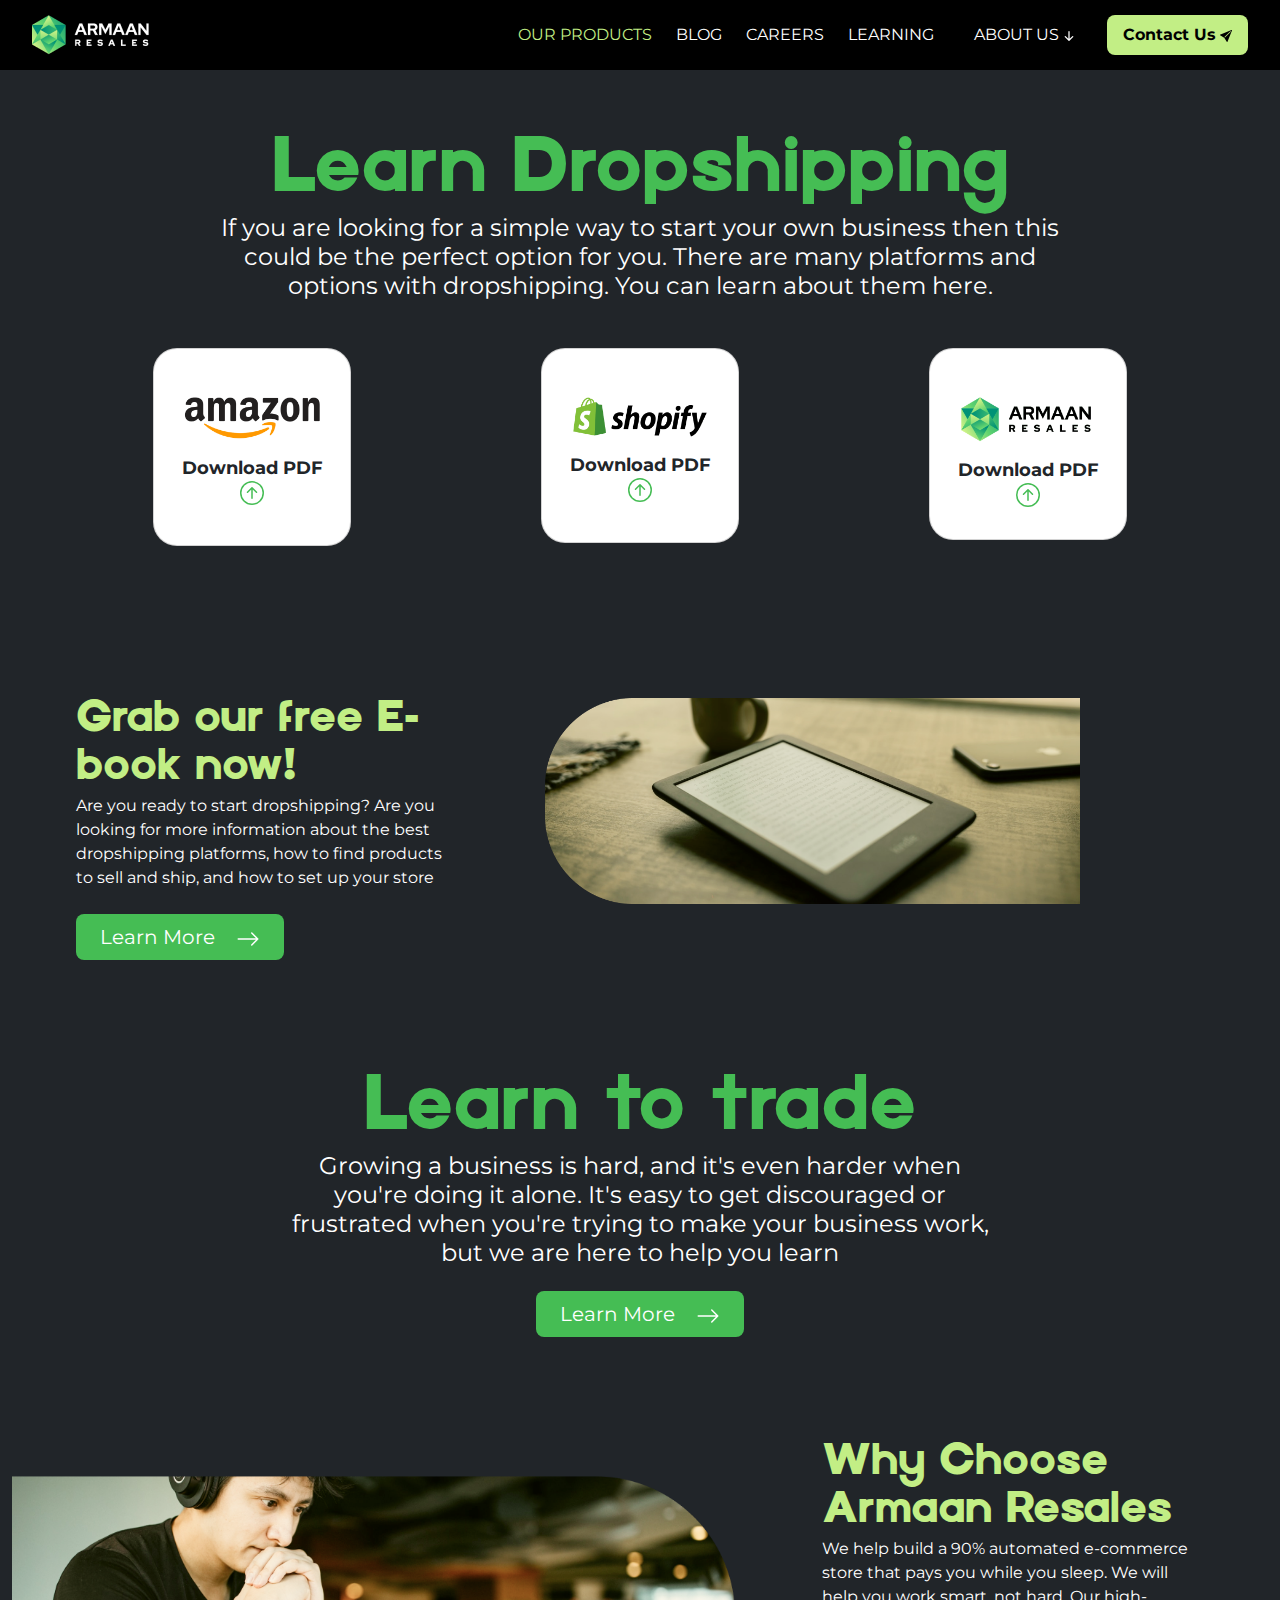
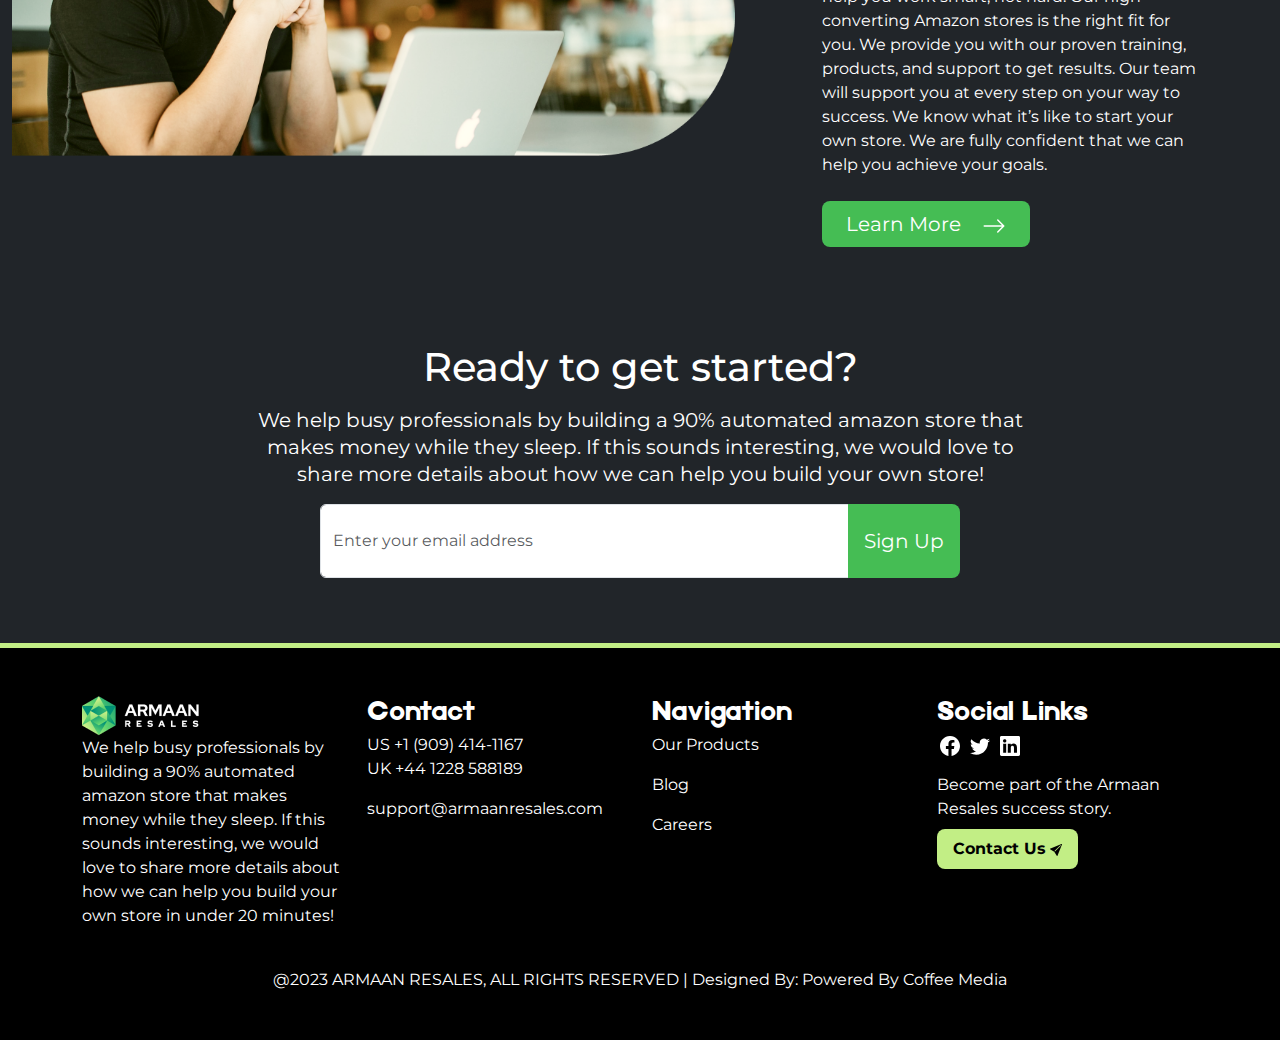
<file: learning.html>
<!doctype html>
<html lang="en">
  <head>
    <meta charset="utf-8">
    <meta name="viewport" content="width=device-width, initial-scale=1">
    <title>Learning</title>
    <link rel="stylesheet" href="/assets/css/style-learning.css">
  <link rel="stylesheet" href="/assets/bootstrap/bootstrap.min.css">
  <link rel="shortcut icon" href="./assets/images/cropped-Armaan_color-logo-inverse 1 (2).png" type="image/x-icon">

  </head>
  <body>
      <!-- navbar  -->
  <nav class="black">
    <div class="main">
      <div class="nav-left">
        <div class="logo">
          <a href="/index.html">
            <img src="./assets/images/image 1.png" id="logoImg" alt=""></a>
        </div>
      </div>
      <div class="nav-right d-flex  ">
        <!-- icons  -->
        <div class="icon4">
          <span class="icons-span"><svg xmlns="http://www.w3.org/2000/svg" width="20" height="20" fill="#FFFFFF"
              class="bi bi-facebook" viewBox="0 0 16 16">
              <path
                d="M16 8.049c0-4.446-3.582-8.05-8-8.05C3.58 0-.002 3.603-.002 8.05c0 4.017 2.926 7.347 6.75 7.951v-5.625h-2.03V8.05H6.75V6.275c0-2.017 1.195-3.131 3.022-3.131.876 0 1.791.157 1.791.157v1.98h-1.009c-.993 0-1.303.621-1.303 1.258v1.51h2.218l-.354 2.326H9.25V16c3.824-.604 6.75-3.934 6.75-7.951z" />
            </svg></span>
          <span class="icons-span"><svg xmlns="http://www.w3.org/2000/svg" width="20" height="20" fill="#FFFFFF"
              class="bi bi-twitter" viewBox="0 0 16 16">
              <path
                d="M5.026 15c6.038 0 9.341-5.003 9.341-9.334 0-.14 0-.282-.006-.422A6.685 6.685 0 0 0 16 3.542a6.658 6.658 0 0 1-1.889.518 3.301 3.301 0 0 0 1.447-1.817 6.533 6.533 0 0 1-2.087.793A3.286 3.286 0 0 0 7.875 6.03a9.325 9.325 0 0 1-6.767-3.429 3.289 3.289 0 0 0 1.018 4.382A3.323 3.323 0 0 1 .64 6.575v.045a3.288 3.288 0 0 0 2.632 3.218 3.203 3.203 0 0 1-.865.115 3.23 3.23 0 0 1-.614-.057 3.283 3.283 0 0 0 3.067 2.277A6.588 6.588 0 0 1 .78 13.58a6.32 6.32 0 0 1-.78-.045A9.344 9.344 0 0 0 5.026 15z" />
            </svg></span>
          <span class="icons-span"><svg xmlns="http://www.w3.org/2000/svg" width="20" height="20" fill="#FFFFFF"
              class="bi bi-linkedin" viewBox="0 0 16 16">
              <path
                d="M0 1.146C0 .513.526 0 1.175 0h13.65C15.474 0 16 .513 16 1.146v13.708c0 .633-.526 1.146-1.175 1.146H1.175C.526 16 0 15.487 0 14.854V1.146zm4.943 12.248V6.169H2.542v7.225h2.401zm-1.2-8.212c.837 0 1.358-.554 1.358-1.248-.015-.709-.52-1.248-1.342-1.248-.822 0-1.359.54-1.359 1.248 0 .694.521 1.248 1.327 1.248h.016zm4.908 8.212V9.359c0-.216.016-.432.08-.586.173-.431.568-.878 1.232-.878.869 0 1.216.662 1.216 1.634v3.865h2.401V9.25c0-2.22-1.184-3.252-2.764-3.252-1.274 0-1.845.7-2.165 1.193v.025h-.016a5.54 5.54 0 0 1 .016-.025V6.169h-2.4c.03.678 0 7.225 0 7.225h2.4z" />
            </svg></span>
          <span class="icons-span"><svg xmlns="http://www.w3.org/2000/svg" width="20" height="20" fill="#FFFFFF"
              class="bi bi-instagram" viewBox="0 0 16 16">
              <path
                d="M8 0C5.829 0 5.556.01 4.703.048 3.85.088 3.269.222 2.76.42a3.917 3.917 0 0 0-1.417.923A3.927 3.927 0 0 0 .42 2.76C.222 3.268.087 3.85.048 4.7.01 5.555 0 5.827 0 8.001c0 2.172.01 2.444.048 3.297.04.852.174 1.433.372 1.942.205.526.478.972.923 1.417.444.445.89.719 1.416.923.51.198 1.09.333 1.942.372C5.555 15.99 5.827 16 8 16s2.444-.01 3.298-.048c.851-.04 1.434-.174 1.943-.372a3.916 3.916 0 0 0 1.416-.923c.445-.445.718-.891.923-1.417.197-.509.332-1.09.372-1.942C15.99 10.445 16 10.173 16 8s-.01-2.445-.048-3.299c-.04-.851-.175-1.433-.372-1.941a3.926 3.926 0 0 0-.923-1.417A3.911 3.911 0 0 0 13.24.42c-.51-.198-1.092-.333-1.943-.372C10.443.01 10.172 0 7.998 0h.003zm-.717 1.442h.718c2.136 0 2.389.007 3.232.046.78.035 1.204.166 1.486.275.373.145.64.319.92.599.28.28.453.546.598.92.11.281.24.705.275 1.485.039.843.047 1.096.047 3.231s-.008 2.389-.047 3.232c-.035.78-.166 1.203-.275 1.485a2.47 2.47 0 0 1-.599.919c-.28.28-.546.453-.92.598-.28.11-.704.24-1.485.276-.843.038-1.096.047-3.232.047s-2.39-.009-3.233-.047c-.78-.036-1.203-.166-1.485-.276a2.478 2.478 0 0 1-.92-.598 2.48 2.48 0 0 1-.6-.92c-.109-.281-.24-.705-.275-1.485-.038-.843-.046-1.096-.046-3.233 0-2.136.008-2.388.046-3.231.036-.78.166-1.204.276-1.486.145-.373.319-.64.599-.92.28-.28.546-.453.92-.598.282-.11.705-.24 1.485-.276.738-.034 1.024-.044 2.515-.045v.002zm4.988 1.328a.96.96 0 1 0 0 1.92.96.96 0 0 0 0-1.92zm-4.27 1.122a4.109 4.109 0 1 0 0 8.217 4.109 4.109 0 0 0 0-8.217zm0 1.441a2.667 2.667 0 1 1 0 5.334 2.667 2.667 0 0 1 0-5.334z" />
            </svg></span>
        </div>
        <!-- navbar links  -->
        <div class="navbar-nav">
          <ul class="ps-0" id="navbar">
            <li><a class="nav-link active" href="/products.html">OUR PRODUCTS</a></li>
            <li><a class="nav-link " href="/blog.html">BLOG</a> </li>
            <li><a class="nav-link" href="/careers.html">CAREERS</a> </li>
            <li><a class="nav-link " href="/learning.html">LEARNING</a> </li>
            <div class="dropdown">
              <li><a class="dropbtn" href="/aboutus.html">ABOUT US<svg xmlns="http://www.w3.org/2000/svg" width="20" height="20" fill="#FFFF" class="bi bi-arrow-down-short" viewBox="0 0 16 16">
                <path fill-rule="evenodd" d="M8 4a.5.5 0 0 1 .5.5v5.793l2.146-2.147a.5.5 0 0 1 .708.708l-3 3a.5.5 0 0 1-.708 0l-3-3a.5.5 0 1 1 .708-.708L7.5 10.293V4.5A.5.5 0 0 1 8 4z"/>
              </svg></a> </li>
              <div class="dropdown-content">
                <a href="/salesteam.html">OUR TEAM</a>
              </div>
            </div>
          </ul>
        </div>
        <!-- navbar button  -->
        <div class="navbar-btn">
          <a href="/contact.html">
          <button type="button"  class="icon-btn btn btn-light btn-lg">Contact
            Us<svg xmlns="http://www.w3.org/2000/svg" width="16" height="16" fill="currentColor"
              class="bi bi-send-fill ps-1" viewBox="0 0 16 16">
              <path
                d="M15.964.686a.5.5 0 0 0-.65-.65L.767 5.855H.766l-.452.18a.5.5 0 0 0-.082.887l.41.26.001.002 4.995 3.178 3.178 4.995.002.002.26.41a.5.5 0 0 0 .886-.083l6-15Zm-1.833 1.89L6.637 10.07l-.215-.338a.5.5 0 0 0-.154-.154l-.338-.215 7.494-7.494 1.178-.471-.47 1.178Z" />
            </svg></button>
          </a>
        </div>
        <input type="hidden" name="" value="false" id="navbarTogglerInput">
          <svg onclick="navbarToggler(this)" id="toogler" xmlns="http://www.w3.org/2000/svg" width="24" height="24" fill="#FFF" class="bi bi-list" viewBox="0 0 16 16">
          <path fill-rule="evenodd" d="M2.5 12a.5.5 0 0 1 .5-.5h10a.5.5 0 0 1 0 1H3a.5.5 0 0 1-.5-.5zm0-4a.5.5 0 0 1 .5-.5h10a.5.5 0 0 1 0 1H3a.5.5 0 0 1-.5-.5zm0-4a.5.5 0 0 1 .5-.5h10a.5.5 0 0 1 0 1H3a.5.5 0 0 1-.5-.5z"/>
        </svg>
      </div>
    </div>
  </nav>
  <!-- main  -->
  <div class="cotainer-fluid bg-dark">
    <div class="container">
      <h1 class="learning-green text-center">Learn Dropshipping</h1>
      <p class="para text-center text-white m-auto">If you are looking for a simple way to start your own business then this could be the perfect option for you. There are many platforms and options with dropshipping. You can learn about them here.</p>
  <div class="row row-cols-1 row-cols-md-3 g-lg-5 g-md-3 g-sm-3 g-3 py-lg-5 py-md-3 py-sm-3 py-3">
    <!-- 1st  -->
    <div class="col col-lg-4 col-md-6">
      <div class="card h-auto yellow-card">
        <img src="assets/images/image 34.png"  class="card-img-top mt-lg-5 mt-md-3 mt-sm-3 mt-3" alt="...">
        <div class="card-body px-lg-3 px-md-3 px-sm-3 px-3 pb-lg-3 pb-md-3 pb-sm-3 pb-3">
          <p class="card-title text-center pb-3">Download PDF <svg xmlns="http://www.w3.org/2000/svg" width="24" height="24" fill="#45BD54" class="bi bi-arrow-up-circle" viewBox="0 0 16 16">
            <path fill-rule="evenodd" d="M1 8a7 7 0 1 0 14 0A7 7 0 0 0 1 8zm15 0A8 8 0 1 1 0 8a8 8 0 0 1 16 0zm-7.5 3.5a.5.5 0 0 1-1 0V5.707L5.354 7.854a.5.5 0 1 1-.708-.708l3-3a.5.5 0 0 1 .708 0l3 3a.5.5 0 0 1-.708.708L8.5 5.707V11.5z"/>
          </svg></p>
      </div>
    </div>
    </div>
        <!-- 2nd  -->
        <div class="col col-lg-4 col-md-6">
          <div class="card h-auto yellow-card">
            <img src="assets/images/image 35.png"  class="card-img-top mt-lg-5 mt-md-3 mt-sm-3 mt-3" alt="...">
            <div class="card-body px-lg-3 px-md-3 px-sm-3 px-3 pb-lg-3 pb-md-3 pb-sm-3 pb-3">
              <p class="card-title text-center pb-3">Download PDF <svg xmlns="http://www.w3.org/2000/svg" width="24" height="24" fill="#45BD54" class="bi bi-arrow-up-circle" viewBox="0 0 16 16">
                <path fill-rule="evenodd" d="M1 8a7 7 0 1 0 14 0A7 7 0 0 0 1 8zm15 0A8 8 0 1 1 0 8a8 8 0 0 1 16 0zm-7.5 3.5a.5.5 0 0 1-1 0V5.707L5.354 7.854a.5.5 0 1 1-.708-.708l3-3a.5.5 0 0 1 .708 0l3 3a.5.5 0 0 1-.708.708L8.5 5.707V11.5z"/>
              </svg></p>
          </div>
        </div>
        </div>
        <!-- 3rd  -->
        <div class="col col-lg-4 col-md-6">
          <div class="card h-auto yellow-card">
            <img src="assets/images/cropped-Armaan_color-logo-inverse 1.png"  class="card-img-top mt-lg-5 mt-md-3 mt-sm-3 mt-3" alt="...">
            <div class="card-body px-lg-3 px-md-3 px-sm-3 px-3 pb-lg-3 pb-md-3 pb-sm-3 pb-3">
              <p class="card-title text-center pb-2">Download PDF <svg xmlns="http://www.w3.org/2000/svg" width="24" height="24" fill="#45BD54" class="bi bi-arrow-up-circle" viewBox="0 0 16 16">
                <path fill-rule="evenodd" d="M1 8a7 7 0 1 0 14 0A7 7 0 0 0 1 8zm15 0A8 8 0 1 1 0 8a8 8 0 0 1 16 0zm-7.5 3.5a.5.5 0 0 1-1 0V5.707L5.354 7.854a.5.5 0 1 1-.708-.708l3-3a.5.5 0 0 1 .708 0l3 3a.5.5 0 0 1-.708.708L8.5 5.707V11.5z"/>
              </svg></p>
          </div>
        </div>
        </div>
      </div>
    </div>
       <!-- right img with heading   -->
       <div class="row mx-0 py-lg-5 py-md-3 py-sm-3 py-3">
        <!-- heading  -->
        <div class="col-lg-5">
          <div class="text m-auto mt-lg-5 mt-md-3 mt-sm-3 mt-3">
          <h1 class="team-yellow ">Grab our free E-book now!</h1>
          <div class="para3 text-white">Are you ready to start dropshipping? Are you looking for more information about the best dropshipping platforms, how to find products to sell and ship, and how to set up your store</div>
          <button type="button" class="btn btn-success mt-lg-4 mt-md-3 mt-sm-3 mt-3 btn-lg px-lg-4 px-md-4 px-sm-2 px-2">Learn More <span class="ms-3"><svg xmlns="http://www.w3.org/2000/svg" width="24" height="24"
            fill=" #FFFFFF" class="bi bi-arrow-right" viewBox="0 0 16 16">
            <path fill-rule="evenodd"
              d="M1 8a.5.5 0 0 1 .5-.5h11.793l-3.147-3.146a.5.5 0 0 1 .708-.708l4 4a.5.5 0 0 1 0 .708l-4 4a.5.5 0 0 1-.708-.708L13.293 8.5H1.5A.5.5 0 0 1 1 8z" />
          </svg></span></button>
        </div>
        </div>
        <!-- img  -->
        <div class="col-lg-7 col-md-12 m-auto round">
          <img src="/assets/images/Rectangle 3997 (1).png" width="100%" alt="">
        </div>
      </div>
      <!-- next green heading  -->
      <h1 class="learning-green1 text-center">Learn to trade</h1>
      <p class="para1 text-center text-white m-auto">Growing a business is hard, and it's even harder when you're doing it alone. It's easy to get discouraged or frustrated when you're trying to make your business work, but we are here to help you learn</p>
<div class="text-center green">
  <button type="button" class="btn btn-success  mt-lg-4 mt-md-3 mt-sm-3 mt-3 btn-lg px-lg-4 px-md-4 px-sm-2 px-2">Learn More <span class="ms-3"><svg xmlns="http://www.w3.org/2000/svg" width="24" height="24"
    fill=" #FFFFFF" class="bi bi-arrow-right" viewBox="0 0 16 16">
    <path fill-rule="evenodd"
      d="M1 8a.5.5 0 0 1 .5-.5h11.793l-3.147-3.146a.5.5 0 0 1 .708-.708l4 4a.5.5 0 0 1 0 .708l-4 4a.5.5 0 0 1-.708-.708L13.293 8.5H1.5A.5.5 0 0 1 1 8z" />
  </svg></span></button>
</div>

      <!--left img with heading  -->
      <div class="row mx-0 py-lg-5 py-md-3 py-sm-3 py-3">
        <!-- img  -->
        <div class="col-lg-7 col-md-12 m-auto round1">
          <img src="/assets/images/Rectangle 3997 (2).png" width="100%" alt="">
        </div>
        <!-- heading  -->
        <div class="col-lg-5">
          <div class="text1 m-auto mt-lg-5 mt-md-3 mt-sm-3 mt-3">
          <h1 class="team-yellow ">Why Choose Armaan Resales</h1>
          <div class="para3 text-white">We help build a 90% automated e-commerce store that pays you while you sleep. We will help you work smart, not hard. Our high-converting Amazon stores is the right fit for you. We provide you with our proven training, products, and support to get results. Our team will support you at every step on your way to success. We know what it’s like to start your own store. We are fully confident that we can help you achieve your goals.</div>
          <button type="button" class="btn btn-success mt-lg-4 mt-md-3 mt-sm-3 mt-3 btn-lg px-lg-4 px-md-4 px-sm-2 px-2">Learn More <span class="ms-3"><svg xmlns="http://www.w3.org/2000/svg" width="24" height="24"
            fill=" #FFFFFF" class="bi bi-arrow-right" viewBox="0 0 16 16">
            <path fill-rule="evenodd"
              d="M1 8a.5.5 0 0 1 .5-.5h11.793l-3.147-3.146a.5.5 0 0 1 .708-.708l4 4a.5.5 0 0 1 0 .708l-4 4a.5.5 0 0 1-.708-.708L13.293 8.5H1.5A.5.5 0 0 1 1 8z" />
          </svg></span></button>
        </div>
        </div>
      </div>
      <!-- white heading  -->
      <div class="py-lg-5 py-md-3 py-sm-3 py-3">
        <p class="title2 text-center text-white ">Ready to get started?</p>
        <p class="white text-center text-white m-auto pb-3">We help busy professionals by building a 90% automated amazon store that makes money while they sleep. If this sounds interesting, we would love to share more details about how we can help you build your own store!
        </p>
        
        <div class="input-group mb-3 m-auto text-center">
          <input type="text" class="form-control py-lg-4 py-md-2" placeholder="Enter your email address" aria-label="Recipient's username" aria-describedby="button-addon2">
          <button class="btn btn-secondary btn-lg" type="button" id="button-addon2">Sign Up</button>
        </div>
        </div>
    </div>
    <hr class="yellow m-0">
    <!-- footer with 4 columns -->
    <div class="container-fluid black pt-5">
      <div class="container">
        <div class="row text-white">
          <div class="col-lg-3 mb-3">
            <div class="logo">
              <img src="./assets/images/image 1.png" alt="">
              <div class="logo-p ">
                We help busy professionals by building a 90% automated amazon store that makes money while they sleep. If
                this sounds interesting, we would love to share more details about how we can help you build your own
                store in under 20 minutes!
              </div>
            </div>
          </div>
          <div class="col-lg-3 mb-3">
            <div class="contact">
              <h4>Contact</h4>
              <p class="mb-0">US +1 (909) 414-1167</p>
              <p class="mb-0"> UK +44 1228 588189</p>
              <p class="2ndpara mt-3">
                support@armaanresales.com
              </p>
            </div>
          </div>
          <div class="col-lg-3 mb-3">
            <div class="navigation">
              <h4>Navigation</h4>
              <p class=""> Our Products</p>
              <p class=""> Blog</p>
              <p class="mb-0"> Careers</p>
            </div>
          </div>
          <div class="col-lg-3 mb-3">
            <div class="social-link">
              <h4>Social Links</h4>
              <div class="icons4">
                <span class="icons-span"><svg xmlns="http://www.w3.org/2000/svg" width="20" height="20" fill="#FFFFFF"
                    class="bi bi-facebook" viewBox="0 0 16 16">
                    <path
                      d="M16 8.049c0-4.446-3.582-8.05-8-8.05C3.58 0-.002 3.603-.002 8.05c0 4.017 2.926 7.347 6.75 7.951v-5.625h-2.03V8.05H6.75V6.275c0-2.017 1.195-3.131 3.022-3.131.876 0 1.791.157 1.791.157v1.98h-1.009c-.993 0-1.303.621-1.303 1.258v1.51h2.218l-.354 2.326H9.25V16c3.824-.604 6.75-3.934 6.75-7.951z" />
                  </svg></span>
                <span class="icons-span"><svg xmlns="http://www.w3.org/2000/svg" width="20" height="20" fill="#FFFFFF"
                    class="bi bi-twitter" viewBox="0 0 16 16">
                    <path
                      d="M5.026 15c6.038 0 9.341-5.003 9.341-9.334 0-.14 0-.282-.006-.422A6.685 6.685 0 0 0 16 3.542a6.658 6.658 0 0 1-1.889.518 3.301 3.301 0 0 0 1.447-1.817 6.533 6.533 0 0 1-2.087.793A3.286 3.286 0 0 0 7.875 6.03a9.325 9.325 0 0 1-6.767-3.429 3.289 3.289 0 0 0 1.018 4.382A3.323 3.323 0 0 1 .64 6.575v.045a3.288 3.288 0 0 0 2.632 3.218 3.203 3.203 0 0 1-.865.115 3.23 3.23 0 0 1-.614-.057 3.283 3.283 0 0 0 3.067 2.277A6.588 6.588 0 0 1 .78 13.58a6.32 6.32 0 0 1-.78-.045A9.344 9.344 0 0 0 5.026 15z" />
                  </svg></span>
                <span class="icons-span"><svg xmlns="http://www.w3.org/2000/svg" width="20" height="20" fill="#FFFFFF"
                    class="bi bi-linkedin" viewBox="0 0 16 16">
                    <path
                      d="M0 1.146C0 .513.526 0 1.175 0h13.65C15.474 0 16 .513 16 1.146v13.708c0 .633-.526 1.146-1.175 1.146H1.175C.526 16 0 15.487 0 14.854V1.146zm4.943 12.248V6.169H2.542v7.225h2.401zm-1.2-8.212c.837 0 1.358-.554 1.358-1.248-.015-.709-.52-1.248-1.342-1.248-.822 0-1.359.54-1.359 1.248 0 .694.521 1.248 1.327 1.248h.016zm4.908 8.212V9.359c0-.216.016-.432.08-.586.173-.431.568-.878 1.232-.878.869 0 1.216.662 1.216 1.634v3.865h2.401V9.25c0-2.22-1.184-3.252-2.764-3.252-1.274 0-1.845.7-2.165 1.193v.025h-.016a5.54 5.54 0 0 1 .016-.025V6.169h-2.4c.03.678 0 7.225 0 7.225h2.4z" />
                  </svg></span>
              </div>
            </div>
            <div class="link mt-3 mb-2">
              Become part of the Armaan Resales success story.
            </div>
            <div class="navbar-btn1">
              <a href="/contact.html">
              <button type="button" class="icon-btn btn btn-light btn-lg">Contact
                Us<svg xmlns="http://www.w3.org/2000/svg" width="16" height="16" fill="currentColor"
                  class="bi bi-send-fill ps-1" viewBox="0 0 16 16">
                  <path
                    d="M15.964.686a.5.5 0 0 0-.65-.65L.767 5.855H.766l-.452.18a.5.5 0 0 0-.082.887l.41.26.001.002 4.995 3.178 3.178 4.995.002.002.26.41a.5.5 0 0 0 .886-.083l6-15Zm-1.833 1.89L6.637 10.07l-.215-.338a.5.5 0 0 0-.154-.154l-.338-.215 7.494-7.494 1.178-.471-.47 1.178Z" />
                </svg></button>
              </a>
            </div>
          </div>
        </div>
        <div class="text-center text-white pt-4 pb-5">
          @2023 ARMAAN RESALES, ALL RIGHTS RESERVED | Designed By: Powered By Coffee Media
        </div>
      </div>
    </div>
  </div>











    <script src="/assets/bootstrap/bootstrap.bundle.min.js"></script>
    <script>
      function  navbarToggler(e){
    if(navbarTogglerInput.value=="false"){
      navbarTogglerInput.value="true"
      navbar.style.top="69px"
    }
    else{
      navbarTogglerInput.value="false"
      navbar.style.top="-200px"
    }
      }
      window.onscroll = function() {scrollFunction()};

function scrollFunction() {
  if (document.body.scrollTop > 50 || document.documentElement.scrollTop > 50) {
    document.getElementById("logoImg").style.width = "100px";
  } else {
    document.getElementById("logoImg").style.width = "120px";
  }
}
    </script>
  </body>
</html>
</file>
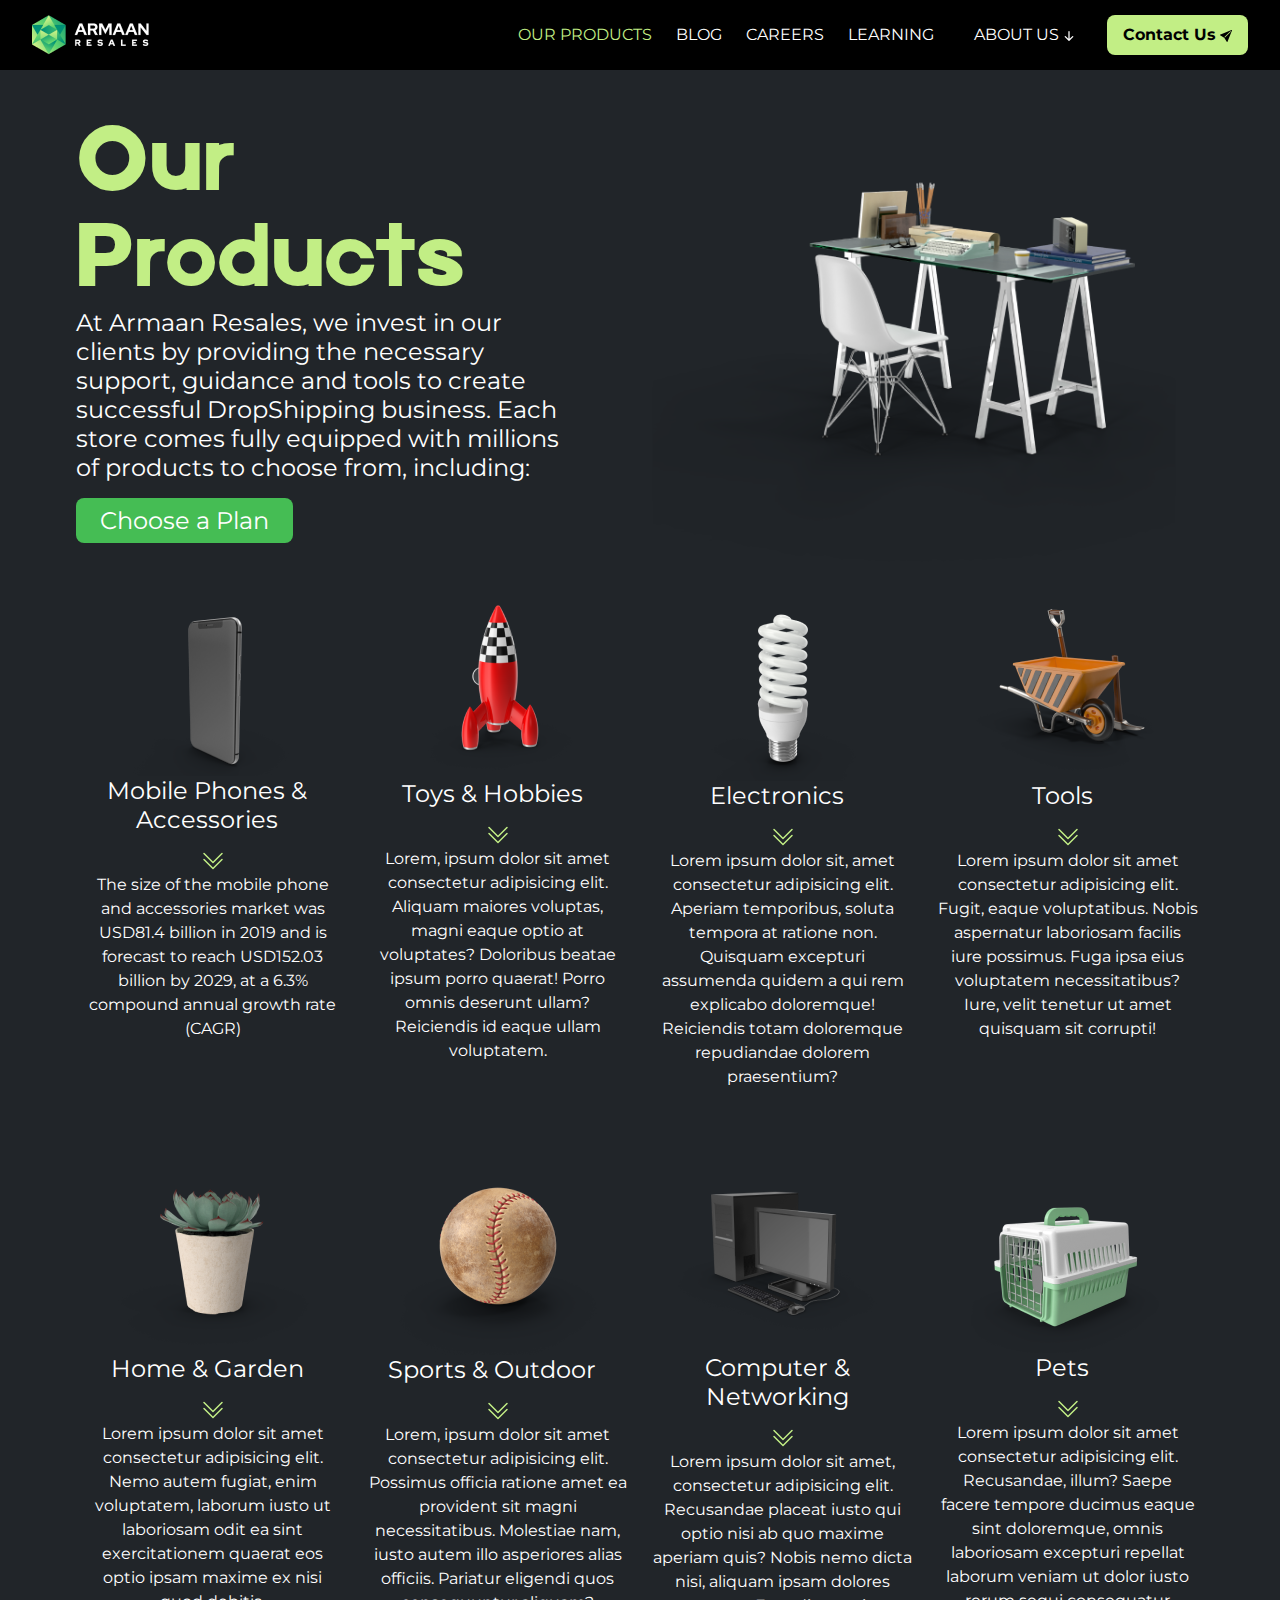
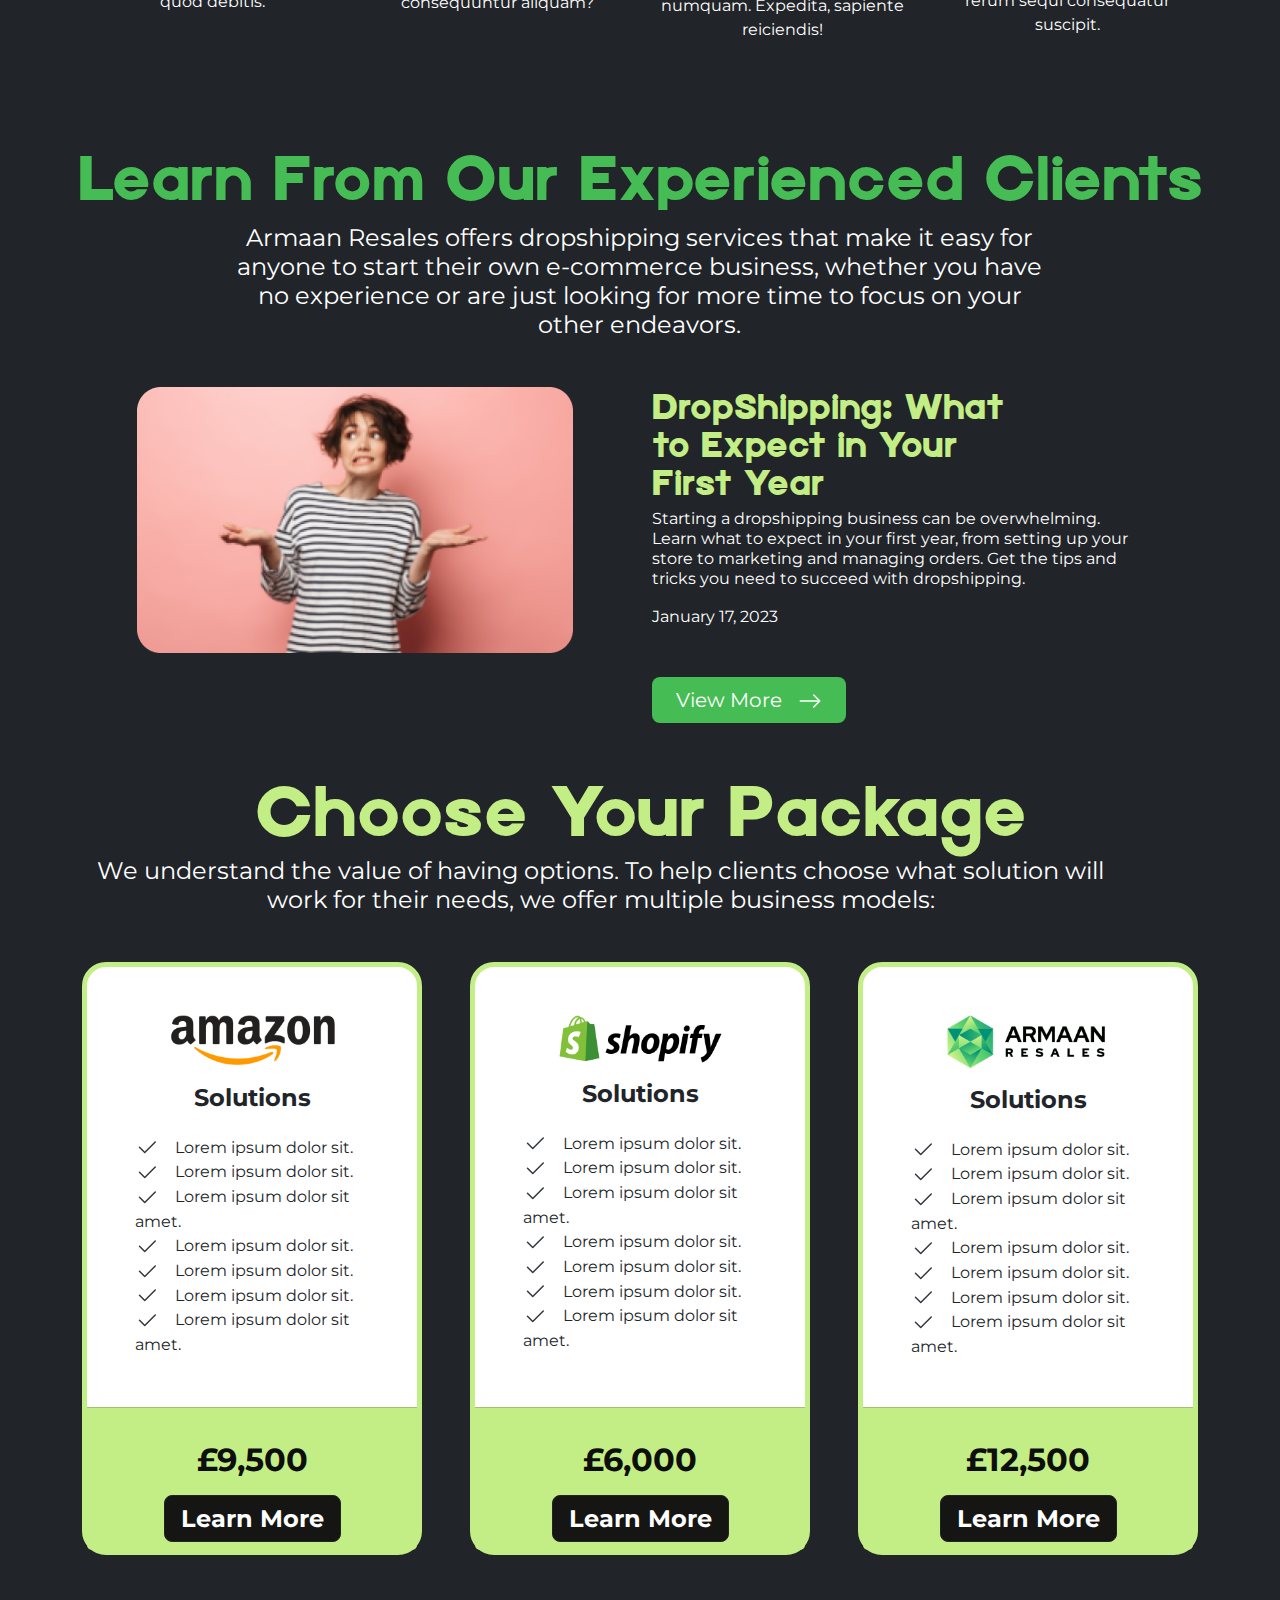
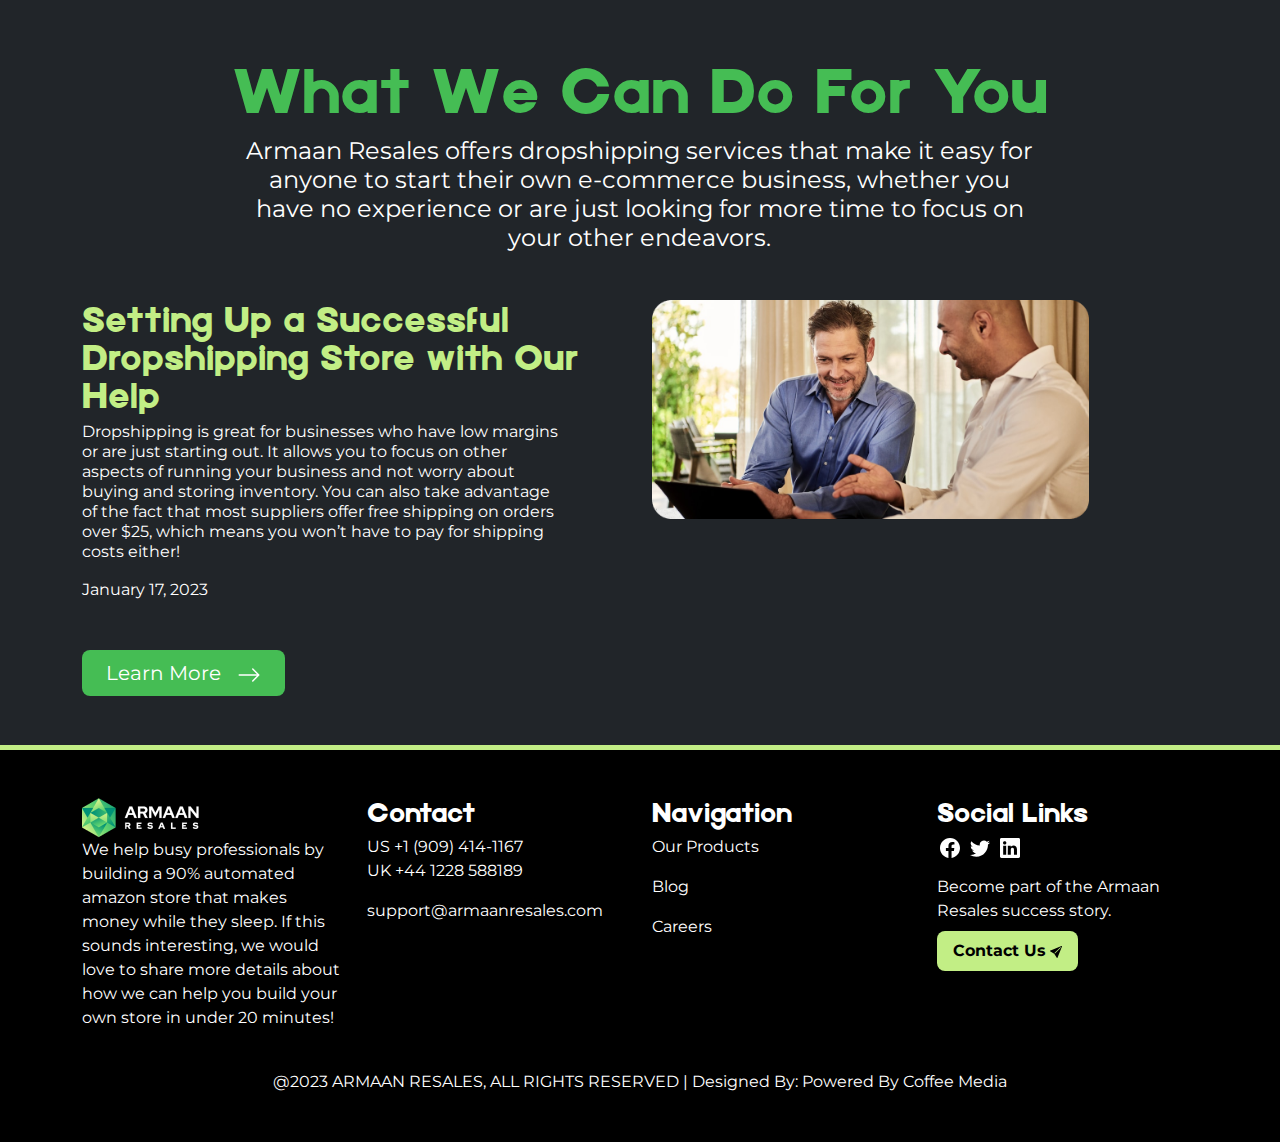
<file: products.html>
<!doctype html>
<html lang="en">
  <head>
    <meta charset="utf-8">
    <meta name="viewport" content="width=device-width, initial-scale=1">
    <title>Our Products</title>
    <link rel="stylesheet" href="assets/css/style-products.css">
   <link rel="stylesheet" href="/assets/bootstrap/bootstrap.min.css">
   <link rel="shortcut icon" href="./assets/images/cropped-Armaan_color-logo-inverse 1 (2).png" type="image/x-icon">
  </head>
  <body>
    <!-- navbar  -->
  <nav class="black">
    <div class="main">
      <div class="nav-left">
        <div class="logo">
          <a href="/index.html">
            <img src="./assets/images/image 1.png" id="logoImg" alt=""></a>
        </div>
      </div>
      <div class="nav-right d-flex  ">
        <!-- icons  -->
        <div class="icon4">
          <span class="icons-span"><svg xmlns="http://www.w3.org/2000/svg" width="20" height="20" fill="#FFFFFF"
              class="bi bi-facebook" viewBox="0 0 16 16">
              <path
                d="M16 8.049c0-4.446-3.582-8.05-8-8.05C3.58 0-.002 3.603-.002 8.05c0 4.017 2.926 7.347 6.75 7.951v-5.625h-2.03V8.05H6.75V6.275c0-2.017 1.195-3.131 3.022-3.131.876 0 1.791.157 1.791.157v1.98h-1.009c-.993 0-1.303.621-1.303 1.258v1.51h2.218l-.354 2.326H9.25V16c3.824-.604 6.75-3.934 6.75-7.951z" />
            </svg></span>
          <span class="icons-span"><svg xmlns="http://www.w3.org/2000/svg" width="20" height="20" fill="#FFFFFF"
              class="bi bi-twitter" viewBox="0 0 16 16">
              <path
                d="M5.026 15c6.038 0 9.341-5.003 9.341-9.334 0-.14 0-.282-.006-.422A6.685 6.685 0 0 0 16 3.542a6.658 6.658 0 0 1-1.889.518 3.301 3.301 0 0 0 1.447-1.817 6.533 6.533 0 0 1-2.087.793A3.286 3.286 0 0 0 7.875 6.03a9.325 9.325 0 0 1-6.767-3.429 3.289 3.289 0 0 0 1.018 4.382A3.323 3.323 0 0 1 .64 6.575v.045a3.288 3.288 0 0 0 2.632 3.218 3.203 3.203 0 0 1-.865.115 3.23 3.23 0 0 1-.614-.057 3.283 3.283 0 0 0 3.067 2.277A6.588 6.588 0 0 1 .78 13.58a6.32 6.32 0 0 1-.78-.045A9.344 9.344 0 0 0 5.026 15z" />
            </svg></span>
          <span class="icons-span"><svg xmlns="http://www.w3.org/2000/svg" width="20" height="20" fill="#FFFFFF"
              class="bi bi-linkedin" viewBox="0 0 16 16">
              <path
                d="M0 1.146C0 .513.526 0 1.175 0h13.65C15.474 0 16 .513 16 1.146v13.708c0 .633-.526 1.146-1.175 1.146H1.175C.526 16 0 15.487 0 14.854V1.146zm4.943 12.248V6.169H2.542v7.225h2.401zm-1.2-8.212c.837 0 1.358-.554 1.358-1.248-.015-.709-.52-1.248-1.342-1.248-.822 0-1.359.54-1.359 1.248 0 .694.521 1.248 1.327 1.248h.016zm4.908 8.212V9.359c0-.216.016-.432.08-.586.173-.431.568-.878 1.232-.878.869 0 1.216.662 1.216 1.634v3.865h2.401V9.25c0-2.22-1.184-3.252-2.764-3.252-1.274 0-1.845.7-2.165 1.193v.025h-.016a5.54 5.54 0 0 1 .016-.025V6.169h-2.4c.03.678 0 7.225 0 7.225h2.4z" />
            </svg></span>
          <span class="icons-span"><svg xmlns="http://www.w3.org/2000/svg" width="20" height="20" fill="#FFFFFF"
              class="bi bi-instagram" viewBox="0 0 16 16">
              <path
                d="M8 0C5.829 0 5.556.01 4.703.048 3.85.088 3.269.222 2.76.42a3.917 3.917 0 0 0-1.417.923A3.927 3.927 0 0 0 .42 2.76C.222 3.268.087 3.85.048 4.7.01 5.555 0 5.827 0 8.001c0 2.172.01 2.444.048 3.297.04.852.174 1.433.372 1.942.205.526.478.972.923 1.417.444.445.89.719 1.416.923.51.198 1.09.333 1.942.372C5.555 15.99 5.827 16 8 16s2.444-.01 3.298-.048c.851-.04 1.434-.174 1.943-.372a3.916 3.916 0 0 0 1.416-.923c.445-.445.718-.891.923-1.417.197-.509.332-1.09.372-1.942C15.99 10.445 16 10.173 16 8s-.01-2.445-.048-3.299c-.04-.851-.175-1.433-.372-1.941a3.926 3.926 0 0 0-.923-1.417A3.911 3.911 0 0 0 13.24.42c-.51-.198-1.092-.333-1.943-.372C10.443.01 10.172 0 7.998 0h.003zm-.717 1.442h.718c2.136 0 2.389.007 3.232.046.78.035 1.204.166 1.486.275.373.145.64.319.92.599.28.28.453.546.598.92.11.281.24.705.275 1.485.039.843.047 1.096.047 3.231s-.008 2.389-.047 3.232c-.035.78-.166 1.203-.275 1.485a2.47 2.47 0 0 1-.599.919c-.28.28-.546.453-.92.598-.28.11-.704.24-1.485.276-.843.038-1.096.047-3.232.047s-2.39-.009-3.233-.047c-.78-.036-1.203-.166-1.485-.276a2.478 2.478 0 0 1-.92-.598 2.48 2.48 0 0 1-.6-.92c-.109-.281-.24-.705-.275-1.485-.038-.843-.046-1.096-.046-3.233 0-2.136.008-2.388.046-3.231.036-.78.166-1.204.276-1.486.145-.373.319-.64.599-.92.28-.28.546-.453.92-.598.282-.11.705-.24 1.485-.276.738-.034 1.024-.044 2.515-.045v.002zm4.988 1.328a.96.96 0 1 0 0 1.92.96.96 0 0 0 0-1.92zm-4.27 1.122a4.109 4.109 0 1 0 0 8.217 4.109 4.109 0 0 0 0-8.217zm0 1.441a2.667 2.667 0 1 1 0 5.334 2.667 2.667 0 0 1 0-5.334z" />
            </svg></span>
        </div>
        <!-- navbar links  -->
        <div class="navbar-nav">
          <ul class="ps-0" id="navbar">
            <li><a class="nav-link active" href="/products.html">OUR PRODUCTS</a></li>
            <li><a class="nav-link " href="/blog.html">BLOG</a> </li>
            <li><a class="nav-link" href="/careers.html">CAREERS</a> </li>
            <li><a class="nav-link " href="/learning.html">LEARNING</a> </li>
            <div class="dropdown">
              <li><a class="dropbtn" href="/aboutus.html">ABOUT US<svg xmlns="http://www.w3.org/2000/svg" width="20" height="20" fill="#FFFF" class="bi bi-arrow-down-short" viewBox="0 0 16 16">
                <path fill-rule="evenodd" d="M8 4a.5.5 0 0 1 .5.5v5.793l2.146-2.147a.5.5 0 0 1 .708.708l-3 3a.5.5 0 0 1-.708 0l-3-3a.5.5 0 1 1 .708-.708L7.5 10.293V4.5A.5.5 0 0 1 8 4z"/>
              </svg></a> </li>
              <div class="dropdown-content">
                <a href="/salesteam.html">OUR TEAM</a>
              </div>
            </div>
          </ul>
        </div>
        <!-- navbar button  -->
        <div class="navbar-btn">
          <a href="/contact.html">
          <button type="button" class="icon-btn btn btn-light btn-lg">Contact
            Us<svg xmlns="http://www.w3.org/2000/svg" width="16" height="16" fill="currentColor"
              class="bi bi-send-fill ps-1" viewBox="0 0 16 16">
              <path
                d="M15.964.686a.5.5 0 0 0-.65-.65L.767 5.855H.766l-.452.18a.5.5 0 0 0-.082.887l.41.26.001.002 4.995 3.178 3.178 4.995.002.002.26.41a.5.5 0 0 0 .886-.083l6-15Zm-1.833 1.89L6.637 10.07l-.215-.338a.5.5 0 0 0-.154-.154l-.338-.215 7.494-7.494 1.178-.471-.47 1.178Z" />
            </svg></button>
          </a>
        </div>
        <input type="hidden" name="" value="false" id="navbarTogglerInput">
          <svg onclick="navbarToggler(this)" id="toogler" xmlns="http://www.w3.org/2000/svg" width="24" height="24" fill="#FFF" class="bi bi-list" viewBox="0 0 16 16">
          <path fill-rule="evenodd" d="M2.5 12a.5.5 0 0 1 .5-.5h10a.5.5 0 0 1 0 1H3a.5.5 0 0 1-.5-.5zm0-4a.5.5 0 0 1 .5-.5h10a.5.5 0 0 1 0 1H3a.5.5 0 0 1-.5-.5zm0-4a.5.5 0 0 1 .5-.5h10a.5.5 0 0 1 0 1H3a.5.5 0 0 1-.5-.5z"/>
        </svg>
      </div>
    </div>
  </nav>
  <!-- image and heading side by side  -->
  <div class="container-fluid bg-dark">
    <div class="row mt-5">
      <div class="col-lg-6 col-md-8 col-12 m-auto product">
        <h2 class="product-text-yellow pt-lg-5 pt-md-3 pt-sm-3 pt-3">Our Products</h2>
        <div class="product-para text-white">
          At Armaan Resales, we invest in our clients by providing the necessary support, guidance and tools to create successful DropShipping business. Each store comes fully equipped with millions of products to choose from, including:
        </div>
        <button type="button" class="btn btn-success my-lg-3 my-md-3 my-sm-3 my-3 btn-lg px-4">Choose a Plan</button>
      </div>
      <div class="col-lg-6 col-md-12 col-12 square">
        <img src="assets/images/AM149-19-white_chair_glass_desk_5_30_clock_glass_shelf_with_plant.H03 1.png"  width="85%" alt="">
      </div>
    </div>
    <!-- 1st row column  -->
    <div class="container">
    <div class="row">
      <div class="col-lg-3 col-md-6  pb-lg-5 pb-md-3 pb-sm-3 pb-3 mobile">
        <img src="/assets/images/Phone_02 1.png" alt="">
        <div class="mobile-para text-white">Mobile Phones & Accessories</div>
<!-- onclick text shown  -->
<!-- mobile  -->
        <div class="dropicon"  onclick="myFunction()">
        <svg xmlns="http://www.w3.org/2000/svg" width="24" height="24" fill="#C2EE85" class="bi bi-chevron-double-down" viewBox="0 0 16 16">
          <path fill-rule="evenodd" d="M1.646 6.646a.5.5 0 0 1 .708 0L8 12.293l5.646-5.647a.5.5 0 0 1 .708.708l-6 6a.5.5 0 0 1-.708 0l-6-6a.5.5 0 0 1 0-.708z"/>
          <path fill-rule="evenodd" d="M1.646 2.646a.5.5 0 0 1 .708 0L8 8.293l5.646-5.647a.5.5 0 0 1 .708.708l-6 6a.5.5 0 0 1-.708 0l-6-6a.5.5 0 0 1 0-.708z"/>
        </svg>
      </div>
      <div id="myDIV">
        The size of the mobile phone and accessories market was USD81.4 billion in 2019 and is forecast to reach USD152.03 billion by 2029, at a 6.3% compound annual growth rate (CAGR)
        </div>
      </div>
<!-- onclick text shown  -->
<!-- Toy  -->
      <div class="col-lg-3 col-md-6 pb-lg-5 pb-md-3 pb-sm-3 pb-3 rocket">
        <img src="assets/images/Rocket_Toy 1.png"  alt="">
        <div class="mobile-para text-white">Toys & Hobbies</div>
        <div class="dropicon"  onclick="myFunctionOne()">
        <svg xmlns="http://www.w3.org/2000/svg" width="24" height="24" fill="#C2EE85" class="bi bi-chevron-double-down" viewBox="0 0 16 16">
          <path fill-rule="evenodd" d="M1.646 6.646a.5.5 0 0 1 .708 0L8 12.293l5.646-5.647a.5.5 0 0 1 .708.708l-6 6a.5.5 0 0 1-.708 0l-6-6a.5.5 0 0 1 0-.708z"/>
          <path fill-rule="evenodd" d="M1.646 2.646a.5.5 0 0 1 .708 0L8 8.293l5.646-5.647a.5.5 0 0 1 .708.708l-6 6a.5.5 0 0 1-.708 0l-6-6a.5.5 0 0 1 0-.708z"/>
        </svg>
      </div>
      <div id="one">
      Lorem, ipsum dolor sit amet consectetur adipisicing elit. Aliquam maiores voluptas, magni eaque optio at voluptates? Doloribus beatae ipsum porro quaerat! Porro omnis deserunt ullam? Reiciendis id eaque ullam voluptatem.
        </div>
      </div>
      <!-- Electronics -->
      <div class="col-lg-3 col-md-6 pb-lg-5 pb-md-3 pb-sm-3 pb-3  light">
        <img src="/assets/images/Powersave_lamp_01 1.png" alt="">
        <div class="mobile-para text-white">Electronics</div>
        <div class="dropicon"  onclick="myFunctionTwo()">
          <svg xmlns="http://www.w3.org/2000/svg" width="24" height="24" fill="#C2EE85" class="bi bi-chevron-double-down" viewBox="0 0 16 16">
            <path fill-rule="evenodd" d="M1.646 6.646a.5.5 0 0 1 .708 0L8 12.293l5.646-5.647a.5.5 0 0 1 .708.708l-6 6a.5.5 0 0 1-.708 0l-6-6a.5.5 0 0 1 0-.708z"/>
            <path fill-rule="evenodd" d="M1.646 2.646a.5.5 0 0 1 .708 0L8 8.293l5.646-5.647a.5.5 0 0 1 .708.708l-6 6a.5.5 0 0 1-.708 0l-6-6a.5.5 0 0 1 0-.708z"/>
          </svg>
        </div>
        <div id="two">
   Lorem ipsum dolor sit, amet consectetur adipisicing elit. Aperiam temporibus, soluta tempora at ratione non. Quisquam excepturi assumenda quidem a qui rem explicabo doloremque! Reiciendis totam doloremque repudiandae dolorem praesentium?
          </div>
      </div>
      <!-- Tools  -->
      <div class="col-lg-3 col-md-6 pb-lg-5 pb-md-3 pb-sm-3 pb-3 tool">
        <img src="/assets/images/Under Construction.H03 1.png" alt="">
        <div class="mobile-para text-white">Tools</div>
        <div class="dropicon"  onclick="myFunctionThree()">
          <svg xmlns="http://www.w3.org/2000/svg" width="24" height="24" fill="#C2EE85" class="bi bi-chevron-double-down" viewBox="0 0 16 16">
            <path fill-rule="evenodd" d="M1.646 6.646a.5.5 0 0 1 .708 0L8 12.293l5.646-5.647a.5.5 0 0 1 .708.708l-6 6a.5.5 0 0 1-.708 0l-6-6a.5.5 0 0 1 0-.708z"/>
            <path fill-rule="evenodd" d="M1.646 2.646a.5.5 0 0 1 .708 0L8 8.293l5.646-5.647a.5.5 0 0 1 .708.708l-6 6a.5.5 0 0 1-.708 0l-6-6a.5.5 0 0 1 0-.708z"/>
          </svg>
        </div>
        <div id="three">
   Lorem ipsum dolor sit amet consectetur adipisicing elit. Fugit, eaque voluptatibus. Nobis aspernatur laboriosam facilis iure possimus. Fuga ipsa eius voluptatem necessitatibus? Iure, velit tenetur ut amet quisquam sit corrupti!
          </div>
      </div>
    </div>
    <!-- 2nd row column  -->
    <div class="row">
      <!-- garden  -->
      <div class="col-lg-3 col-md-6 pb-lg-5 pb-md-3 pb-sm-3 pb-3 garden">
        <img src="/assets/images/Succulents_02.H03 1.png" alt="">
        <div class="mobile-para text-white">Home & Garden</div>
        <div class="dropicon"  onclick="myFunctionFour()">
          <svg xmlns="http://www.w3.org/2000/svg" width="24" height="24" fill="#C2EE85" class="bi bi-chevron-double-down" viewBox="0 0 16 16">
            <path fill-rule="evenodd" d="M1.646 6.646a.5.5 0 0 1 .708 0L8 12.293l5.646-5.647a.5.5 0 0 1 .708.708l-6 6a.5.5 0 0 1-.708 0l-6-6a.5.5 0 0 1 0-.708z"/>
            <path fill-rule="evenodd" d="M1.646 2.646a.5.5 0 0 1 .708 0L8 8.293l5.646-5.647a.5.5 0 0 1 .708.708l-6 6a.5.5 0 0 1-.708 0l-6-6a.5.5 0 0 1 0-.708z"/>
          </svg>
        </div>
        <div id="four">
     Lorem ipsum dolor sit amet consectetur adipisicing elit. Nemo autem fugiat, enim voluptatem, laborum iusto ut laboriosam odit ea sint exercitationem quaerat eos optio ipsam maxime ex nisi quod debitis.
          </div>
      </div>
      <!-- ball  -->
      <div class="col-lg-3 col-md-6 pb-lg-5 pb-md-3 pb-sm-3 pb-3  ball">
        <img src="/assets/images/Baseball_Batting_Tee__ball_and_bat.H03 1.png" alt="">
        <div class="mobile-para text-white">Sports & Outdoor</div>
        <div class="dropicon"  onclick="myFunctionFive()">
          <svg xmlns="http://www.w3.org/2000/svg" width="24" height="24" fill="#C2EE85" class="bi bi-chevron-double-down" viewBox="0 0 16 16">
            <path fill-rule="evenodd" d="M1.646 6.646a.5.5 0 0 1 .708 0L8 12.293l5.646-5.647a.5.5 0 0 1 .708.708l-6 6a.5.5 0 0 1-.708 0l-6-6a.5.5 0 0 1 0-.708z"/>
            <path fill-rule="evenodd" d="M1.646 2.646a.5.5 0 0 1 .708 0L8 8.293l5.646-5.647a.5.5 0 0 1 .708.708l-6 6a.5.5 0 0 1-.708 0l-6-6a.5.5 0 0 1 0-.708z"/>
          </svg>
        </div>
        <div id="five">
          Lorem, ipsum dolor sit amet consectetur adipisicing elit. Possimus officia ratione amet ea provident sit magni necessitatibus. Molestiae nam, iusto autem illo asperiores alias officiis. Pariatur eligendi quos consequuntur aliquam?
          </div>
      </div>
      <!-- computer  -->
      <div class="col-lg-3 col-md-6 pb-lg-5 pb-md-3 pb-sm-3 pb-3  computer">
        <img src="assets/images/AM156-010-Desktop_Computer_with_Tower.H03 1.png" alt="">
        <div class="mobile-para text-white">Computer & Networking</div>
        <div class="dropicon"  onclick="myFunctionSix()">
          <svg xmlns="http://www.w3.org/2000/svg" width="24" height="24" fill="#C2EE85" class="bi bi-chevron-double-down" viewBox="0 0 16 16">
            <path fill-rule="evenodd" d="M1.646 6.646a.5.5 0 0 1 .708 0L8 12.293l5.646-5.647a.5.5 0 0 1 .708.708l-6 6a.5.5 0 0 1-.708 0l-6-6a.5.5 0 0 1 0-.708z"/>
            <path fill-rule="evenodd" d="M1.646 2.646a.5.5 0 0 1 .708 0L8 8.293l5.646-5.647a.5.5 0 0 1 .708.708l-6 6a.5.5 0 0 1-.708 0l-6-6a.5.5 0 0 1 0-.708z"/>
          </svg>
        </div>
        <div id="six">
        Lorem ipsum dolor sit amet, consectetur adipisicing elit. Recusandae placeat iusto qui optio nisi ab quo maxime aperiam quis? Nobis nemo dicta nisi, aliquam ipsam dolores numquam. Expedita, sapiente reiciendis!
          </div>
      </div>
      <!-- pet  -->
      <div class="col-lg-3 col-md-6 pb-lg-5 pb-md-3 pb-sm-3 pb-3  pet">
        <img src="assets/images/Pet_Carrier_3 1.png" alt="">
        <div class="mobile-para text-white">Pets</div>
        <div class="dropicon"  onclick="myFunctionSeven()">
          <svg xmlns="http://www.w3.org/2000/svg" width="24" height="24" fill="#C2EE85" class="bi bi-chevron-double-down" viewBox="0 0 16 16">
            <path fill-rule="evenodd" d="M1.646 6.646a.5.5 0 0 1 .708 0L8 12.293l5.646-5.647a.5.5 0 0 1 .708.708l-6 6a.5.5 0 0 1-.708 0l-6-6a.5.5 0 0 1 0-.708z"/>
            <path fill-rule="evenodd" d="M1.646 2.646a.5.5 0 0 1 .708 0L8 8.293l5.646-5.647a.5.5 0 0 1 .708.708l-6 6a.5.5 0 0 1-.708 0l-6-6a.5.5 0 0 1 0-.708z"/>
          </svg>
        </div>
        <div id="seven">
          Lorem ipsum dolor sit amet consectetur adipisicing elit. Recusandae, illum? Saepe facere tempore ducimus eaque sint doloremque, omnis laboriosam excepturi repellat laborum veniam ut dolor iusto rerum sequi consequatur suscipit.
          </div>
      </div>
    </div>
  </div>
  <!-- 1st green heading with image and text  -->
  <h1 class="product-text-green text-center pt-lg-5 pt-md-3 pt-sm-3 pt-3 ">Learn From Our Experienced Clients</h1>
  <div class="main-para text-white">Armaan Resales offers dropshipping services that make it easy for anyone to start their own e-commerce business, whether you have no experience or are just looking for more time to focus on your other endeavors.</div>
  <div class="container">
  <div class="row mt-lg-5 mt-md-3 mt-sm-0 mt-0">
    <div class="col-lg-6  round text-center py-lg-0 py-md-5 py-sm-3 py-3">
      <img src="assets/images/Rectangle 4002 (1).png" width="80%" alt="">
    </div>
    <div class="col-lg-6 yellowclr">
      <h2 class="para ">DropShipping: What to Expect in Your First Year</h2>
      <div class="yellow-para text-white">Starting a dropshipping business can be overwhelming. Learn what to expect in your first year, from setting up your store to marketing and managing orders. Get the tips and tricks you need to succeed with dropshipping.</div>
      <div class="date text-white pt-lg-3 pt-md-3 pt-sm-3 pt-3  ">January 17, 2023</div>
      <button type="button" class="btn btn-success my-lg-5 my-md-3 my-sm-3 my-3 btn-lg ps-4 pe-4">View More<span class="ms-3"><svg xmlns="http://www.w3.org/2000/svg" width="24" height="24"
        fill=" #FFFFFF" class="bi bi-arrow-right" viewBox="0 0 16 16">
        <path fill-rule="evenodd"
          d="M1 8a.5.5 0 0 1 .5-.5h11.793l-3.147-3.146a.5.5 0 0 1 .708-.708l4 4a.5.5 0 0 1 0 .708l-4 4a.5.5 0 0 1-.708-.708L13.293 8.5H1.5A.5.5 0 0 1 1 8z" />
      </svg></span></button>
    </div>
  </div>
  <!-- 3 card Shopify -->
  <h2 class="shopify text-center">Choose Your Package</h2>
  <div class="shopify-para text-white text-center pb-lg-5 pb-md-3 pb-sm-3 pb-3">We understand the value of having options. To help clients choose what solution will work for their needs, we offer multiple business models:</div>
  <!-- 3 card  -->
  <div class="row row-cols-1 row-cols-md-3 g-lg-5 g-md-3 g-sm-3 g-3 pb-lg-5 pb-md-3 pb-sm-3 pb-3">
    <!-- 1st  -->
    <div class="col col-lg-4 col-md-6 col-12 ">
      <div class="card h-100 yellow-card">
        <img src="assets/images/image 34.png"  class="card-img-top mt-lg-5 mt-md-3 mt-sm-3 mt-3" alt="...">
        <div class="card-body px-lg-5 px-md-3 px-sm-3 px-3 pb-lg-5 pb-md-3 pb-sm-3 pb-3">
          <p class="card-title text-center pb-3">Solutions</p>
          <!-- 1 -->
          <p class="card-text m-0"><svg xmlns="http://www.w3.org/2000/svg" width="24" height="24" fill="#33363F" class="bi bi-check2" viewBox="0 0 16 16">
            <path d="M13.854 3.646a.5.5 0 0 1 0 .708l-7 7a.5.5 0 0 1-.708 0l-3.5-3.5a.5.5 0 1 1 .708-.708L6.5 10.293l6.646-6.647a.5.5 0 0 1 .708 0z"/>
          </svg><span class="ps-3">Lorem ipsum dolor sit.</span></p>
          <!-- 2 -->
          <p class="card-text m-0"><svg xmlns="http://www.w3.org/2000/svg" width="24" height="24" fill="#33363F" class="bi bi-check2" viewBox="0 0 16 16">
            <path d="M13.854 3.646a.5.5 0 0 1 0 .708l-7 7a.5.5 0 0 1-.708 0l-3.5-3.5a.5.5 0 1 1 .708-.708L6.5 10.293l6.646-6.647a.5.5 0 0 1 .708 0z"/>
          </svg><span class="ps-3">Lorem ipsum dolor sit.</span></p>
          <!-- 3 -->
          <p class="card-text m-0"><svg xmlns="http://www.w3.org/2000/svg" width="24" height="24" fill="#33363F" class="bi bi-check2" viewBox="0 0 16 16">
            <path d="M13.854 3.646a.5.5 0 0 1 0 .708l-7 7a.5.5 0 0 1-.708 0l-3.5-3.5a.5.5 0 1 1 .708-.708L6.5 10.293l6.646-6.647a.5.5 0 0 1 .708 0z"/>
          </svg><span class="ps-3">Lorem ipsum dolor sit amet.</span></p>
          <!-- 4 -->
          <p class="card-text m-0"><svg xmlns="http://www.w3.org/2000/svg" width="24" height="24" fill="#33363F" class="bi bi-check2" viewBox="0 0 16 16">
            <path d="M13.854 3.646a.5.5 0 0 1 0 .708l-7 7a.5.5 0 0 1-.708 0l-3.5-3.5a.5.5 0 1 1 .708-.708L6.5 10.293l6.646-6.647a.5.5 0 0 1 .708 0z"/>
          </svg><span class="ps-3">Lorem ipsum dolor sit.</span></p>
          <!-- 5 -->
          <p class="card-text m-0"><svg xmlns="http://www.w3.org/2000/svg" width="24" height="24" fill="#33363F" class="bi bi-check2" viewBox="0 0 16 16">
            <path d="M13.854 3.646a.5.5 0 0 1 0 .708l-7 7a.5.5 0 0 1-.708 0l-3.5-3.5a.5.5 0 1 1 .708-.708L6.5 10.293l6.646-6.647a.5.5 0 0 1 .708 0z"/>
          </svg><span class="ps-3">Lorem ipsum dolor sit.</span></p>
          <!-- 6 -->
          <p class="card-text m-0"><svg xmlns="http://www.w3.org/2000/svg" width="24" height="24" fill="#33363F" class="bi bi-check2" viewBox="0 0 16 16">
            <path d="M13.854 3.646a.5.5 0 0 1 0 .708l-7 7a.5.5 0 0 1-.708 0l-3.5-3.5a.5.5 0 1 1 .708-.708L6.5 10.293l6.646-6.647a.5.5 0 0 1 .708 0z"/>
          </svg><span class="ps-3">Lorem ipsum dolor sit.</span></p>
          <!-- 7 -->
           <p class="card-text m-0"><svg xmlns="http://www.w3.org/2000/svg" width="24" height="24" fill="#33363F" class="bi bi-check2" viewBox="0 0 16 16">
            <path d="M13.854 3.646a.5.5 0 0 1 0 .708l-7 7a.5.5 0 0 1-.708 0l-3.5-3.5a.5.5 0 1 1 .708-.708L6.5 10.293l6.646-6.647a.5.5 0 0 1 .708 0z"/>
          </svg><span class="ps-3">Lorem ipsum dolor sit amet.</span></p>
        </div>
        <div class="card-footer text-center">
          <div class="body-secondary pt-4">£9,500</div>
          <button type="button" class="btn btn-dark btn-lg mt-3">Learn More</button>
        </div>
      </div>
    </div>
    <!-- 2nd  -->
    <div class="col col-lg-4 col-md-6 col-12">
      <div class="card h-100 yellow-card">
        <img src="assets/images/image 35.png"  class="card-img-top mt-lg-5 mt-md-3 mt-sm-3 mt-3" alt="...">
        <div class="card-body px-lg-5 px-md-3 px-sm-3 px-3 pb-lg-5 pb-md-3 pb-sm-3 pb-3">
          <p class="card-title text-center pb-3">Solutions</p>
          <!-- 1 -->
          <p class="card-text m-0"><svg xmlns="http://www.w3.org/2000/svg" width="24" height="24" fill="#33363F" class="bi bi-check2" viewBox="0 0 16 16">
            <path d="M13.854 3.646a.5.5 0 0 1 0 .708l-7 7a.5.5 0 0 1-.708 0l-3.5-3.5a.5.5 0 1 1 .708-.708L6.5 10.293l6.646-6.647a.5.5 0 0 1 .708 0z"/>
          </svg><span class="ps-3">Lorem ipsum dolor sit.</span></p>
          <!-- 2 -->
          <p class="card-text m-0"><svg xmlns="http://www.w3.org/2000/svg" width="24" height="24" fill="#33363F" class="bi bi-check2" viewBox="0 0 16 16">
            <path d="M13.854 3.646a.5.5 0 0 1 0 .708l-7 7a.5.5 0 0 1-.708 0l-3.5-3.5a.5.5 0 1 1 .708-.708L6.5 10.293l6.646-6.647a.5.5 0 0 1 .708 0z"/>
          </svg><span class="ps-3">Lorem ipsum dolor sit.</span></p>
          <!-- 3 -->
          <p class="card-text m-0"><svg xmlns="http://www.w3.org/2000/svg" width="24" height="24" fill="#33363F" class="bi bi-check2" viewBox="0 0 16 16">
            <path d="M13.854 3.646a.5.5 0 0 1 0 .708l-7 7a.5.5 0 0 1-.708 0l-3.5-3.5a.5.5 0 1 1 .708-.708L6.5 10.293l6.646-6.647a.5.5 0 0 1 .708 0z"/>
          </svg><span class="ps-3">Lorem ipsum dolor sit amet.</span></p>
          <!-- 4 -->
          <p class="card-text m-0"><svg xmlns="http://www.w3.org/2000/svg" width="24" height="24" fill="#33363F" class="bi bi-check2" viewBox="0 0 16 16">
            <path d="M13.854 3.646a.5.5 0 0 1 0 .708l-7 7a.5.5 0 0 1-.708 0l-3.5-3.5a.5.5 0 1 1 .708-.708L6.5 10.293l6.646-6.647a.5.5 0 0 1 .708 0z"/>
          </svg><span class="ps-3">Lorem ipsum dolor sit.</span></p>
          <!-- 5 -->
          <p class="card-text m-0"><svg xmlns="http://www.w3.org/2000/svg" width="24" height="24" fill="#33363F" class="bi bi-check2" viewBox="0 0 16 16">
            <path d="M13.854 3.646a.5.5 0 0 1 0 .708l-7 7a.5.5 0 0 1-.708 0l-3.5-3.5a.5.5 0 1 1 .708-.708L6.5 10.293l6.646-6.647a.5.5 0 0 1 .708 0z"/>
          </svg><span class="ps-3">Lorem ipsum dolor sit.</span></p>
          <!-- 6 -->
          <p class="card-text m-0"><svg xmlns="http://www.w3.org/2000/svg" width="24" height="24" fill="#33363F" class="bi bi-check2" viewBox="0 0 16 16">
            <path d="M13.854 3.646a.5.5 0 0 1 0 .708l-7 7a.5.5 0 0 1-.708 0l-3.5-3.5a.5.5 0 1 1 .708-.708L6.5 10.293l6.646-6.647a.5.5 0 0 1 .708 0z"/>
          </svg><span class="ps-3">Lorem ipsum dolor sit.</span></p>
          <!-- 7 -->
           <p class="card-text m-0"><svg xmlns="http://www.w3.org/2000/svg" width="24" height="24" fill="#33363F" class="bi bi-check2" viewBox="0 0 16 16">
            <path d="M13.854 3.646a.5.5 0 0 1 0 .708l-7 7a.5.5 0 0 1-.708 0l-3.5-3.5a.5.5 0 1 1 .708-.708L6.5 10.293l6.646-6.647a.5.5 0 0 1 .708 0z"/>
          </svg><span class="ps-3">Lorem ipsum dolor sit amet.</span></p>
        </div>
        <div class="card-footer text-center">
          <div class="body-secondary pt-4">£6,000</div>
          <button type="button" class="btn btn-dark btn-lg mt-3">Learn More</button>
        </div>
      </div>
    </div>
    <!-- 3rd  -->
    <div class="col col-lg-4 col-md-6 col-12">
      <div class="card h-100 yellow-card">
        <img src="assets/images/cropped-Armaan_color-logo-inverse 1.png"  class="card-img-top mt-lg-5 mt-md-3 mt-sm-3 mt-3" alt="...">
        <div class="card-body px-lg-5 px-md-3 px-sm-3 px-3 pb-lg-5 pb-md-3 pb-sm-3 pb-3">
          <p class="card-title text-center pb-3">Solutions</p>
          <!-- 1 -->
          <p class="card-text m-0"><svg xmlns="http://www.w3.org/2000/svg" width="24" height="24" fill="#33363F" class="bi bi-check2" viewBox="0 0 16 16">
            <path d="M13.854 3.646a.5.5 0 0 1 0 .708l-7 7a.5.5 0 0 1-.708 0l-3.5-3.5a.5.5 0 1 1 .708-.708L6.5 10.293l6.646-6.647a.5.5 0 0 1 .708 0z"/>
          </svg><span class="ps-3">Lorem ipsum dolor sit.</span></p>
          <!-- 2 -->
          <p class="card-text m-0"><svg xmlns="http://www.w3.org/2000/svg" width="24" height="24" fill="#33363F" class="bi bi-check2" viewBox="0 0 16 16">
            <path d="M13.854 3.646a.5.5 0 0 1 0 .708l-7 7a.5.5 0 0 1-.708 0l-3.5-3.5a.5.5 0 1 1 .708-.708L6.5 10.293l6.646-6.647a.5.5 0 0 1 .708 0z"/>
          </svg><span class="ps-3">Lorem ipsum dolor sit.</span></p>
          <!-- 3 -->
          <p class="card-text m-0"><svg xmlns="http://www.w3.org/2000/svg" width="24" height="24" fill="#33363F" class="bi bi-check2" viewBox="0 0 16 16">
            <path d="M13.854 3.646a.5.5 0 0 1 0 .708l-7 7a.5.5 0 0 1-.708 0l-3.5-3.5a.5.5 0 1 1 .708-.708L6.5 10.293l6.646-6.647a.5.5 0 0 1 .708 0z"/>
          </svg><span class="ps-3">Lorem ipsum dolor sit amet.</span></p>
          <!-- 4 -->
          <p class="card-text m-0"><svg xmlns="http://www.w3.org/2000/svg" width="24" height="24" fill="#33363F" class="bi bi-check2" viewBox="0 0 16 16">
            <path d="M13.854 3.646a.5.5 0 0 1 0 .708l-7 7a.5.5 0 0 1-.708 0l-3.5-3.5a.5.5 0 1 1 .708-.708L6.5 10.293l6.646-6.647a.5.5 0 0 1 .708 0z"/>
          </svg><span class="ps-3">Lorem ipsum dolor sit.</span></p>
          <!-- 5 -->
          <p class="card-text m-0"><svg xmlns="http://www.w3.org/2000/svg" width="24" height="24" fill="#33363F" class="bi bi-check2" viewBox="0 0 16 16">
            <path d="M13.854 3.646a.5.5 0 0 1 0 .708l-7 7a.5.5 0 0 1-.708 0l-3.5-3.5a.5.5 0 1 1 .708-.708L6.5 10.293l6.646-6.647a.5.5 0 0 1 .708 0z"/>
          </svg><span class="ps-3">Lorem ipsum dolor sit.</span></p>
          <!-- 6 -->
          <p class="card-text m-0"><svg xmlns="http://www.w3.org/2000/svg" width="24" height="24" fill="#33363F" class="bi bi-check2" viewBox="0 0 16 16">
            <path d="M13.854 3.646a.5.5 0 0 1 0 .708l-7 7a.5.5 0 0 1-.708 0l-3.5-3.5a.5.5 0 1 1 .708-.708L6.5 10.293l6.646-6.647a.5.5 0 0 1 .708 0z"/>
          </svg><span class="ps-3">Lorem ipsum dolor sit.</span></p>
          <!-- 7 -->
           <p class="card-text m-0"><svg xmlns="http://www.w3.org/2000/svg" width="24" height="24" fill="#33363F" class="bi bi-check2" viewBox="0 0 16 16">
            <path d="M13.854 3.646a.5.5 0 0 1 0 .708l-7 7a.5.5 0 0 1-.708 0l-3.5-3.5a.5.5 0 1 1 .708-.708L6.5 10.293l6.646-6.647a.5.5 0 0 1 .708 0z"/>
          </svg><span class="ps-3">Lorem ipsum dolor sit amet.</span></p>
        </div>
        <div class="card-footer text-center">
          <div class="body-secondary pt-4">£12,500</div>
          <button type="button" class="btn btn-dark btn-lg mt-3">Learn More</button>
        </div>
      </div>
    </div>
  </div>
   <!-- 2nd green heading with image and text  -->
   <h1 class="product-text-green text-center pt-lg-5 pt-md-3 pt-sm-3 pt-3 ">What We Can Do For You</h1>
   <div class="main-para2 text-white">
    Armaan Resales offers dropshipping services that make it easy for anyone to start their own e-commerce business, whether you have no experience or are just looking for more time to focus on your other endeavors.
   </div>
   <div class="row mt-lg-5 mt-md-3 mt-sm-0 mt-0">
    <div class="col-lg-6 yellowclr ">
      <h2 class="para2 ">Setting Up a Successful Dropshipping Store with Our Help</h2>
      <div class="yellow-para text-white">Dropshipping is great for businesses who have low margins or are just starting out. It allows you to focus on other aspects of running your business and not worry about buying and storing inventory. You can also take advantage of the fact that most suppliers offer free shipping on orders over $25, which means you won’t have to pay for shipping costs either!</div>
      <div class="date text-white pt-lg-3 pt-md-3 pt-sm-3 pt-3  ">January 17, 2023</div>
      <button type="button" class="btn btn-success my-lg-5 my-md-3 my-sm-3 my-3 btn-lg ps-4 pe-4">Learn More<span class="ms-3"><svg xmlns="http://www.w3.org/2000/svg" width="24" height="24"
        fill=" #FFFFFF" class="bi bi-arrow-right" viewBox="0 0 16 16">
        <path fill-rule="evenodd"
          d="M1 8a.5.5 0 0 1 .5-.5h11.793l-3.147-3.146a.5.5 0 0 1 .708-.708l4 4a.5.5 0 0 1 0 .708l-4 4a.5.5 0 0 1-.708-.708L13.293 8.5H1.5A.5.5 0 0 1 1 8z" />
      </svg></span></button>
    </div>
    <div class="col-lg-6 round py-lg-0 py-md-5 py-sm-3 py-3">
      <img src="assets/images/2 person.png" width="80%" alt="">
    </div>
  </div>
  </div>
  </div>

  <hr class="yellow m-0">
  <!-- footer with 4 columns -->
  <div class="container-fluid black pt-5">
    <div class="container">
      <div class="row text-white">
        <div class="col-lg-3 mb-3">
          <div class="logo">
            <img src="./assets/images/image 1.png" alt="">
            <div class="logo-p ">
              We help busy professionals by building a 90% automated amazon store that makes money while they sleep. If
              this sounds interesting, we would love to share more details about how we can help you build your own
              store in under 20 minutes!
            </div>
          </div>
        </div>
        <div class="col-lg-3 mb-3">
          <div class="contact">
            <h4>Contact</h4>
            <p class="mb-0">US +1 (909) 414-1167</p>
            <p class="mb-0"> UK +44 1228 588189</p>
            <p class="2ndpara mt-3">
              support@armaanresales.com
            </p>
          </div>
        </div>
        <div class="col-lg-3 mb-3">
          <div class="navigation">
            <h4>Navigation</h4>
            <p class=""> Our Products</p>
            <p class=""> Blog</p>
            <p class="mb-0"> Careers</p>
          </div>
        </div>
        <div class="col-lg-3 mb-3">
          <div class="social-link">
            <h4>Social Links</h4>
            <div class="icons4">
              <span class="icons-span"><svg xmlns="http://www.w3.org/2000/svg" width="20" height="20" fill="#FFFFFF"
                  class="bi bi-facebook" viewBox="0 0 16 16">
                  <path
                    d="M16 8.049c0-4.446-3.582-8.05-8-8.05C3.58 0-.002 3.603-.002 8.05c0 4.017 2.926 7.347 6.75 7.951v-5.625h-2.03V8.05H6.75V6.275c0-2.017 1.195-3.131 3.022-3.131.876 0 1.791.157 1.791.157v1.98h-1.009c-.993 0-1.303.621-1.303 1.258v1.51h2.218l-.354 2.326H9.25V16c3.824-.604 6.75-3.934 6.75-7.951z" />
                </svg></span>
              <span class="icons-span"><svg xmlns="http://www.w3.org/2000/svg" width="20" height="20" fill="#FFFFFF"
                  class="bi bi-twitter" viewBox="0 0 16 16">
                  <path
                    d="M5.026 15c6.038 0 9.341-5.003 9.341-9.334 0-.14 0-.282-.006-.422A6.685 6.685 0 0 0 16 3.542a6.658 6.658 0 0 1-1.889.518 3.301 3.301 0 0 0 1.447-1.817 6.533 6.533 0 0 1-2.087.793A3.286 3.286 0 0 0 7.875 6.03a9.325 9.325 0 0 1-6.767-3.429 3.289 3.289 0 0 0 1.018 4.382A3.323 3.323 0 0 1 .64 6.575v.045a3.288 3.288 0 0 0 2.632 3.218 3.203 3.203 0 0 1-.865.115 3.23 3.23 0 0 1-.614-.057 3.283 3.283 0 0 0 3.067 2.277A6.588 6.588 0 0 1 .78 13.58a6.32 6.32 0 0 1-.78-.045A9.344 9.344 0 0 0 5.026 15z" />
                </svg></span>
              <span class="icons-span"><svg xmlns="http://www.w3.org/2000/svg" width="20" height="20" fill="#FFFFFF"
                  class="bi bi-linkedin" viewBox="0 0 16 16">
                  <path
                    d="M0 1.146C0 .513.526 0 1.175 0h13.65C15.474 0 16 .513 16 1.146v13.708c0 .633-.526 1.146-1.175 1.146H1.175C.526 16 0 15.487 0 14.854V1.146zm4.943 12.248V6.169H2.542v7.225h2.401zm-1.2-8.212c.837 0 1.358-.554 1.358-1.248-.015-.709-.52-1.248-1.342-1.248-.822 0-1.359.54-1.359 1.248 0 .694.521 1.248 1.327 1.248h.016zm4.908 8.212V9.359c0-.216.016-.432.08-.586.173-.431.568-.878 1.232-.878.869 0 1.216.662 1.216 1.634v3.865h2.401V9.25c0-2.22-1.184-3.252-2.764-3.252-1.274 0-1.845.7-2.165 1.193v.025h-.016a5.54 5.54 0 0 1 .016-.025V6.169h-2.4c.03.678 0 7.225 0 7.225h2.4z" />
                </svg></span>
            </div>
          </div>
          <div class="link mt-3 mb-2">
            Become part of the Armaan Resales success story.
          </div>
          <div class="navbar-btn1">
            <a href="/contact.html">
            <button type="button" class="icon-btn btn btn-light btn-lg">Contact
              Us<svg xmlns="http://www.w3.org/2000/svg" width="16" height="16" fill="currentColor"
                class="bi bi-send-fill ps-1" viewBox="0 0 16 16">
                <path
                  d="M15.964.686a.5.5 0 0 0-.65-.65L.767 5.855H.766l-.452.18a.5.5 0 0 0-.082.887l.41.26.001.002 4.995 3.178 3.178 4.995.002.002.26.41a.5.5 0 0 0 .886-.083l6-15Zm-1.833 1.89L6.637 10.07l-.215-.338a.5.5 0 0 0-.154-.154l-.338-.215 7.494-7.494 1.178-.471-.47 1.178Z" />
              </svg></button>
            </a>
          </div>
        </div>
      </div>
      <div class="text-center text-white pt-4 pb-5">
        @2023 ARMAAN RESALES, ALL RIGHTS RESERVED | Designed By: Powered By Coffee Media
      </div>
    </div>
  </div>

    <script src="./assets/bootstrap/bootstrap.bundle.min.js"></script>
    <script>
      function  navbarToggler(e){
    if(navbarTogglerInput.value=="false"){
      navbarTogglerInput.value="true"
      navbar.style.top="69px"
    }
    else{
      navbarTogglerInput.value="false"
      navbar.style.top="-200px"
    }
      }

// mobile
      function myFunction() {
  let x = document.getElementById("myDIV");
  if (x.style.display === "none") {
    x.style.display = "block";
  } else {
    x.style.display = "none";
  }
} 

// toy 
function myFunctionOne() {
  let x = document.getElementById("one");
  if (x.style.display === "none") {
    x.style.display = "block";
  } else {
    x.style.display = "none";
  }
} 
// Electronics 
function myFunctionTwo() {
  let x = document.getElementById("two");
  if (x.style.display === "none") {
    x.style.display = "block";
  } else {
    x.style.display = "none";
  }
}
// Tools
function myFunctionThree() {
  let x = document.getElementById("three");
  if (x.style.display === "none") {
    x.style.display = "block";
  } else {
    x.style.display = "none";
  }
}
// Garden 
function myFunctionFour() {
  let x = document.getElementById("four");
  if (x.style.display === "none") {
    x.style.display = "block";
  } else {
    x.style.display = "none";
  }
}
// sports 
function myFunctionFive() {
  let x = document.getElementById("five");
  if (x.style.display === "none") {
    x.style.display = "block";
  } else {
    x.style.display = "none";
  }
}
// computer 
function myFunctionSix() {
  let x = document.getElementById("six");
  if (x.style.display === "none") {
    x.style.display = "block";
  } else {
    x.style.display = "none";
  }
}
// pets 
function myFunctionSeven() {
  let x = document.getElementById("seven");
  if (x.style.display === "none") {
    x.style.display = "block";
  } else {
    x.style.display = "none";
  }
}
window.onscroll = function() {scrollFunction()};

function scrollFunction() {
  if (document.body.scrollTop > 50 || document.documentElement.scrollTop > 50) {
    document.getElementById("logoImg").style.width = "100px";
  } else {
    document.getElementById("logoImg").style.width = "120px";
  }
}

    </script>
  </body>
</html>
</file>
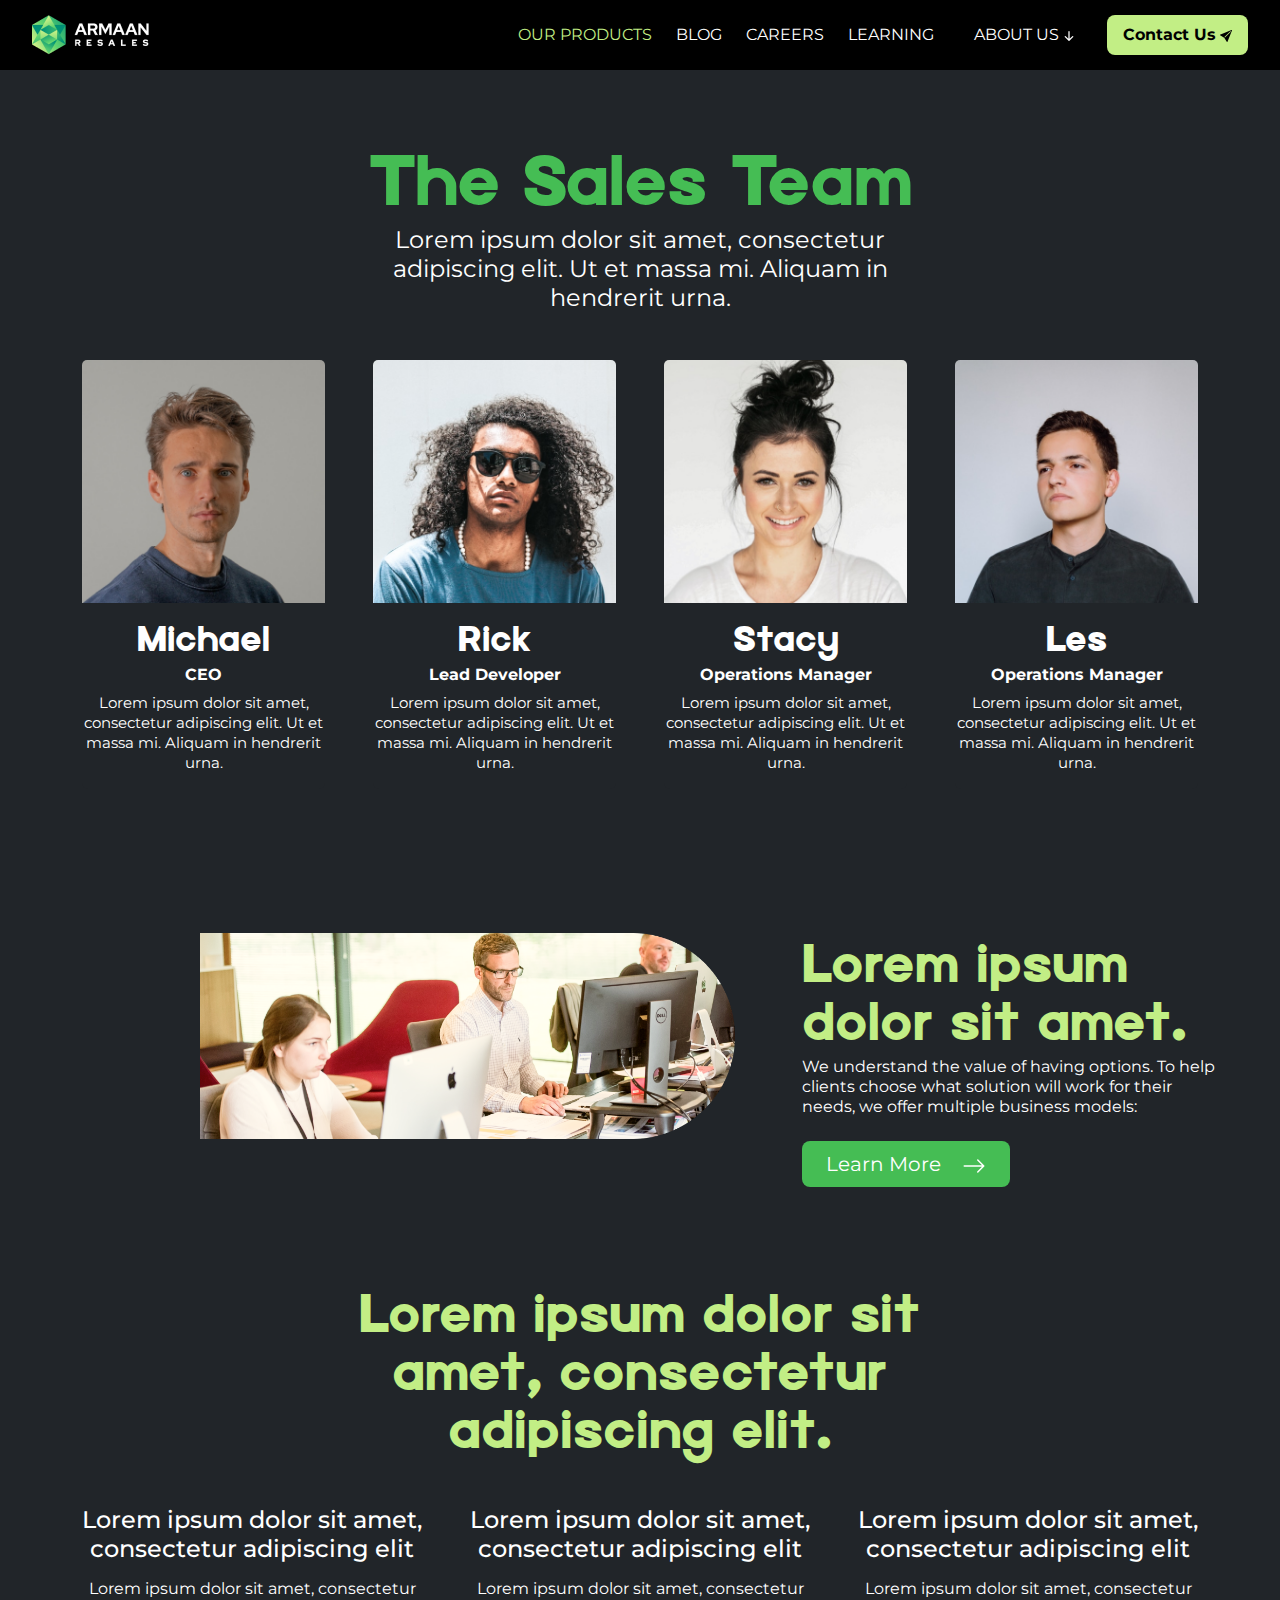
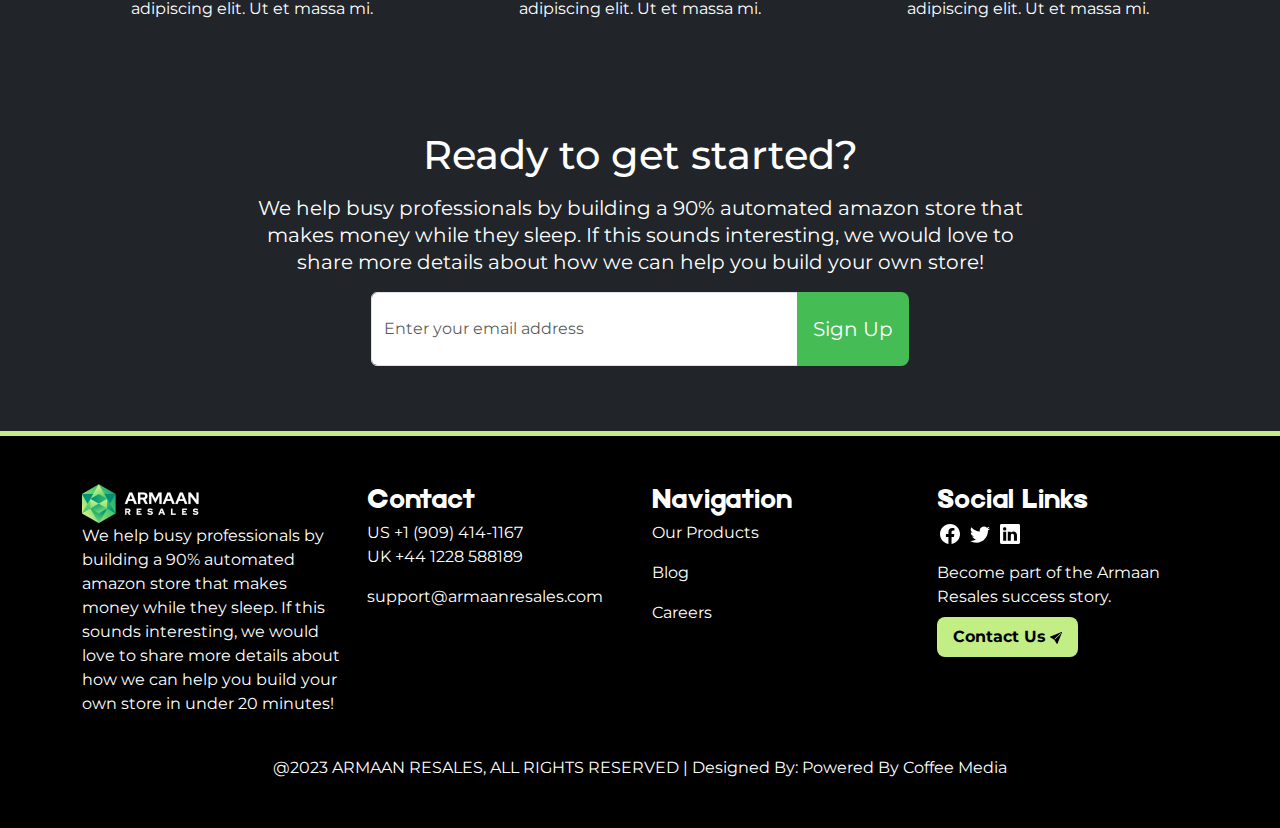
<file: salesteam.html>
<!doctype html>
<html lang="en">
  <head>
    <meta charset="utf-8">
    <meta name="viewport" content="width=device-width, initial-scale=1">
    <title>Sales Team</title>
    <link rel="stylesheet" href="/assets/css/style-team.css">
    <link rel="stylesheet" href="/assets/bootstrap/bootstrap.min.css">
    <link rel="shortcut icon" href="./assets/images/cropped-Armaan_color-logo-inverse 1 (2).png" type="image/x-icon">
  </head>
  <body>
    <!-- navbar  -->
  <nav class="black">
    <div class="main">
      <div class="nav-left">
        <div class="logo">
          <a href="/index.html">
            <img src="./assets/images/image 1.png" id="logoImg"  alt=""></a>
        </div>
      </div>
      <div class="nav-right d-flex  ">
        <!-- icons  -->
        <div class="icon4">
          <span class="icons-span"><svg xmlns="http://www.w3.org/2000/svg" width="20" height="20" fill="#FFFFFF"
              class="bi bi-facebook" viewBox="0 0 16 16">
              <path
                d="M16 8.049c0-4.446-3.582-8.05-8-8.05C3.58 0-.002 3.603-.002 8.05c0 4.017 2.926 7.347 6.75 7.951v-5.625h-2.03V8.05H6.75V6.275c0-2.017 1.195-3.131 3.022-3.131.876 0 1.791.157 1.791.157v1.98h-1.009c-.993 0-1.303.621-1.303 1.258v1.51h2.218l-.354 2.326H9.25V16c3.824-.604 6.75-3.934 6.75-7.951z" />
            </svg></span>
          <span class="icons-span"><svg xmlns="http://www.w3.org/2000/svg" width="20" height="20" fill="#FFFFFF"
              class="bi bi-twitter" viewBox="0 0 16 16">
              <path
                d="M5.026 15c6.038 0 9.341-5.003 9.341-9.334 0-.14 0-.282-.006-.422A6.685 6.685 0 0 0 16 3.542a6.658 6.658 0 0 1-1.889.518 3.301 3.301 0 0 0 1.447-1.817 6.533 6.533 0 0 1-2.087.793A3.286 3.286 0 0 0 7.875 6.03a9.325 9.325 0 0 1-6.767-3.429 3.289 3.289 0 0 0 1.018 4.382A3.323 3.323 0 0 1 .64 6.575v.045a3.288 3.288 0 0 0 2.632 3.218 3.203 3.203 0 0 1-.865.115 3.23 3.23 0 0 1-.614-.057 3.283 3.283 0 0 0 3.067 2.277A6.588 6.588 0 0 1 .78 13.58a6.32 6.32 0 0 1-.78-.045A9.344 9.344 0 0 0 5.026 15z" />
            </svg></span>
          <span class="icons-span"><svg xmlns="http://www.w3.org/2000/svg" width="20" height="20" fill="#FFFFFF"
              class="bi bi-linkedin" viewBox="0 0 16 16">
              <path
                d="M0 1.146C0 .513.526 0 1.175 0h13.65C15.474 0 16 .513 16 1.146v13.708c0 .633-.526 1.146-1.175 1.146H1.175C.526 16 0 15.487 0 14.854V1.146zm4.943 12.248V6.169H2.542v7.225h2.401zm-1.2-8.212c.837 0 1.358-.554 1.358-1.248-.015-.709-.52-1.248-1.342-1.248-.822 0-1.359.54-1.359 1.248 0 .694.521 1.248 1.327 1.248h.016zm4.908 8.212V9.359c0-.216.016-.432.08-.586.173-.431.568-.878 1.232-.878.869 0 1.216.662 1.216 1.634v3.865h2.401V9.25c0-2.22-1.184-3.252-2.764-3.252-1.274 0-1.845.7-2.165 1.193v.025h-.016a5.54 5.54 0 0 1 .016-.025V6.169h-2.4c.03.678 0 7.225 0 7.225h2.4z" />
            </svg></span>
          <span class="icons-span"><svg xmlns="http://www.w3.org/2000/svg" width="20" height="20" fill="#FFFFFF"
              class="bi bi-instagram" viewBox="0 0 16 16">
              <path
                d="M8 0C5.829 0 5.556.01 4.703.048 3.85.088 3.269.222 2.76.42a3.917 3.917 0 0 0-1.417.923A3.927 3.927 0 0 0 .42 2.76C.222 3.268.087 3.85.048 4.7.01 5.555 0 5.827 0 8.001c0 2.172.01 2.444.048 3.297.04.852.174 1.433.372 1.942.205.526.478.972.923 1.417.444.445.89.719 1.416.923.51.198 1.09.333 1.942.372C5.555 15.99 5.827 16 8 16s2.444-.01 3.298-.048c.851-.04 1.434-.174 1.943-.372a3.916 3.916 0 0 0 1.416-.923c.445-.445.718-.891.923-1.417.197-.509.332-1.09.372-1.942C15.99 10.445 16 10.173 16 8s-.01-2.445-.048-3.299c-.04-.851-.175-1.433-.372-1.941a3.926 3.926 0 0 0-.923-1.417A3.911 3.911 0 0 0 13.24.42c-.51-.198-1.092-.333-1.943-.372C10.443.01 10.172 0 7.998 0h.003zm-.717 1.442h.718c2.136 0 2.389.007 3.232.046.78.035 1.204.166 1.486.275.373.145.64.319.92.599.28.28.453.546.598.92.11.281.24.705.275 1.485.039.843.047 1.096.047 3.231s-.008 2.389-.047 3.232c-.035.78-.166 1.203-.275 1.485a2.47 2.47 0 0 1-.599.919c-.28.28-.546.453-.92.598-.28.11-.704.24-1.485.276-.843.038-1.096.047-3.232.047s-2.39-.009-3.233-.047c-.78-.036-1.203-.166-1.485-.276a2.478 2.478 0 0 1-.92-.598 2.48 2.48 0 0 1-.6-.92c-.109-.281-.24-.705-.275-1.485-.038-.843-.046-1.096-.046-3.233 0-2.136.008-2.388.046-3.231.036-.78.166-1.204.276-1.486.145-.373.319-.64.599-.92.28-.28.546-.453.92-.598.282-.11.705-.24 1.485-.276.738-.034 1.024-.044 2.515-.045v.002zm4.988 1.328a.96.96 0 1 0 0 1.92.96.96 0 0 0 0-1.92zm-4.27 1.122a4.109 4.109 0 1 0 0 8.217 4.109 4.109 0 0 0 0-8.217zm0 1.441a2.667 2.667 0 1 1 0 5.334 2.667 2.667 0 0 1 0-5.334z" />
            </svg></span>
        </div>
        <!-- navbar links  -->
        <div class="navbar-nav">
          <ul class="ps-0" id="navbar">
            <li><a class="nav-link active" href="/products.html">OUR PRODUCTS</a></li>
            <li><a class="nav-link " href="/blog.html">BLOG</a> </li>
            <li><a class="nav-link" href="/careers.html">CAREERS</a> </li>
            <li><a class="nav-link " href="/learning.html">LEARNING</a> </li>
            <div class="dropdown">
              <li><a class="dropbtn" href="/aboutus.html">ABOUT US<svg xmlns="http://www.w3.org/2000/svg" width="20" height="20" fill="#FFFF" class="bi bi-arrow-down-short" viewBox="0 0 16 16">
                <path fill-rule="evenodd" d="M8 4a.5.5 0 0 1 .5.5v5.793l2.146-2.147a.5.5 0 0 1 .708.708l-3 3a.5.5 0 0 1-.708 0l-3-3a.5.5 0 1 1 .708-.708L7.5 10.293V4.5A.5.5 0 0 1 8 4z"/>
              </svg></a> </li>
              <div class="dropdown-content">
                <a href="/salesteam.html">OUR TEAM</a>
              </div>
            </div>
          </ul>
        </div>
        <!-- navbar button  -->
        <div class="navbar-btn">
          <a href="/contact.html">
          <button type="button" class="icon-btn btn btn-light btn-lg">Contact
            Us<svg xmlns="http://www.w3.org/2000/svg" width="16" height="16" fill="currentColor"
              class="bi bi-send-fill ps-1" viewBox="0 0 16 16">
              <path
                d="M15.964.686a.5.5 0 0 0-.65-.65L.767 5.855H.766l-.452.18a.5.5 0 0 0-.082.887l.41.26.001.002 4.995 3.178 3.178 4.995.002.002.26.41a.5.5 0 0 0 .886-.083l6-15Zm-1.833 1.89L6.637 10.07l-.215-.338a.5.5 0 0 0-.154-.154l-.338-.215 7.494-7.494 1.178-.471-.47 1.178Z" />
            </svg></button>
          </a>
        </div>
        <input type="hidden" name="" value="false" id="navbarTogglerInput">
          <svg onclick="navbarToggler(this)" id="toogler" xmlns="http://www.w3.org/2000/svg" width="24" height="24" fill="#FFF" class="bi bi-list" viewBox="0 0 16 16">
          <path fill-rule="evenodd" d="M2.5 12a.5.5 0 0 1 .5-.5h10a.5.5 0 0 1 0 1H3a.5.5 0 0 1-.5-.5zm0-4a.5.5 0 0 1 .5-.5h10a.5.5 0 0 1 0 1H3a.5.5 0 0 1-.5-.5zm0-4a.5.5 0 0 1 .5-.5h10a.5.5 0 0 1 0 1H3a.5.5 0 0 1-.5-.5z"/>
        </svg>
      </div>
    </div>
  </nav>
  <!-- heading  -->
  <div class="cotainer-fluid bg-dark">
    <div class="container">
      <h1 class="team-green text-center">The Sales Team</h1>
      <div class="para text-center text-white m-auto">Lorem ipsum dolor sit amet, consectetur adipiscing elit. Ut et massa mi. Aliquam in hendrerit urna.</div>
      <div class="row row-cols-1 row-cols-md-4 g-lg-5 g-md-3 g-sm-3 g-3 py-lg-5 py-md-3 py-sm-3 py-3">
        <!-- 1st  -->
        <div class="col-lg-3 col-md-6">
          <div class="card h-100 bg-dark">
            <!-- img  -->
            <img src="/assets/images/Rectangle 4003.png" class="card-img-top" alt="...">
            <div class="card-body1 text-center text-white pt-3">
              <!-- 1st title  -->
              <h5 class="card-title">Michael</h5>
              <!-- 2nd title  -->
              <div class="card-title1">CEO</div>
              <!-- para  -->
              <p class="card-text pt-2">Lorem ipsum dolor sit amet, consectetur adipiscing elit. Ut et massa mi. Aliquam in hendrerit urna. </p>
             <!-- icons  -->
        <div class="icon4">
          <span class="icons-span"><svg xmlns="http://www.w3.org/2000/svg" width="24" height="24" fill="#FFFFFF"
              class="bi bi-facebook" viewBox="0 0 16 16">
              <path
                d="M16 8.049c0-4.446-3.582-8.05-8-8.05C3.58 0-.002 3.603-.002 8.05c0 4.017 2.926 7.347 6.75 7.951v-5.625h-2.03V8.05H6.75V6.275c0-2.017 1.195-3.131 3.022-3.131.876 0 1.791.157 1.791.157v1.98h-1.009c-.993 0-1.303.621-1.303 1.258v1.51h2.218l-.354 2.326H9.25V16c3.824-.604 6.75-3.934 6.75-7.951z" />
            </svg></span>
          <span class="icons-span ps-2"><svg xmlns="http://www.w3.org/2000/svg" width="24" height="24" fill="#FFFFFF"
              class="bi bi-twitter" viewBox="0 0 16 16">
              <path
                d="M5.026 15c6.038 0 9.341-5.003 9.341-9.334 0-.14 0-.282-.006-.422A6.685 6.685 0 0 0 16 3.542a6.658 6.658 0 0 1-1.889.518 3.301 3.301 0 0 0 1.447-1.817 6.533 6.533 0 0 1-2.087.793A3.286 3.286 0 0 0 7.875 6.03a9.325 9.325 0 0 1-6.767-3.429 3.289 3.289 0 0 0 1.018 4.382A3.323 3.323 0 0 1 .64 6.575v.045a3.288 3.288 0 0 0 2.632 3.218 3.203 3.203 0 0 1-.865.115 3.23 3.23 0 0 1-.614-.057 3.283 3.283 0 0 0 3.067 2.277A6.588 6.588 0 0 1 .78 13.58a6.32 6.32 0 0 1-.78-.045A9.344 9.344 0 0 0 5.026 15z" />
            </svg></span>
          <span class="icons-span ps-2"><svg xmlns="http://www.w3.org/2000/svg" width="24" height="24" fill="#FFFFFF"
              class="bi bi-linkedin" viewBox="0 0 16 16">
              <path
                d="M0 1.146C0 .513.526 0 1.175 0h13.65C15.474 0 16 .513 16 1.146v13.708c0 .633-.526 1.146-1.175 1.146H1.175C.526 16 0 15.487 0 14.854V1.146zm4.943 12.248V6.169H2.542v7.225h2.401zm-1.2-8.212c.837 0 1.358-.554 1.358-1.248-.015-.709-.52-1.248-1.342-1.248-.822 0-1.359.54-1.359 1.248 0 .694.521 1.248 1.327 1.248h.016zm4.908 8.212V9.359c0-.216.016-.432.08-.586.173-.431.568-.878 1.232-.878.869 0 1.216.662 1.216 1.634v3.865h2.401V9.25c0-2.22-1.184-3.252-2.764-3.252-1.274 0-1.845.7-2.165 1.193v.025h-.016a5.54 5.54 0 0 1 .016-.025V6.169h-2.4c.03.678 0 7.225 0 7.225h2.4z" />
            </svg></span>
          <span class="icons-span ps-2"><svg xmlns="http://www.w3.org/2000/svg" width="24" height="24" fill="#FFFFFF"
              class="bi bi-instagram" viewBox="0 0 16 16">
              <path
                d="M8 0C5.829 0 5.556.01 4.703.048 3.85.088 3.269.222 2.76.42a3.917 3.917 0 0 0-1.417.923A3.927 3.927 0 0 0 .42 2.76C.222 3.268.087 3.85.048 4.7.01 5.555 0 5.827 0 8.001c0 2.172.01 2.444.048 3.297.04.852.174 1.433.372 1.942.205.526.478.972.923 1.417.444.445.89.719 1.416.923.51.198 1.09.333 1.942.372C5.555 15.99 5.827 16 8 16s2.444-.01 3.298-.048c.851-.04 1.434-.174 1.943-.372a3.916 3.916 0 0 0 1.416-.923c.445-.445.718-.891.923-1.417.197-.509.332-1.09.372-1.942C15.99 10.445 16 10.173 16 8s-.01-2.445-.048-3.299c-.04-.851-.175-1.433-.372-1.941a3.926 3.926 0 0 0-.923-1.417A3.911 3.911 0 0 0 13.24.42c-.51-.198-1.092-.333-1.943-.372C10.443.01 10.172 0 7.998 0h.003zm-.717 1.442h.718c2.136 0 2.389.007 3.232.046.78.035 1.204.166 1.486.275.373.145.64.319.92.599.28.28.453.546.598.92.11.281.24.705.275 1.485.039.843.047 1.096.047 3.231s-.008 2.389-.047 3.232c-.035.78-.166 1.203-.275 1.485a2.47 2.47 0 0 1-.599.919c-.28.28-.546.453-.92.598-.28.11-.704.24-1.485.276-.843.038-1.096.047-3.232.047s-2.39-.009-3.233-.047c-.78-.036-1.203-.166-1.485-.276a2.478 2.478 0 0 1-.92-.598 2.48 2.48 0 0 1-.6-.92c-.109-.281-.24-.705-.275-1.485-.038-.843-.046-1.096-.046-3.233 0-2.136.008-2.388.046-3.231.036-.78.166-1.204.276-1.486.145-.373.319-.64.599-.92.28-.28.546-.453.92-.598.282-.11.705-.24 1.485-.276.738-.034 1.024-.044 2.515-.045v.002zm4.988 1.328a.96.96 0 1 0 0 1.92.96.96 0 0 0 0-1.92zm-4.27 1.122a4.109 4.109 0 1 0 0 8.217 4.109 4.109 0 0 0 0-8.217zm0 1.441a2.667 2.667 0 1 1 0 5.334 2.667 2.667 0 0 1 0-5.334z" />
            </svg></span>
        </div>
            </div>
          </div>
        </div>
        <!-- 2nd  -->
        <div class="col-lg-3 col-md-6">
          <div class="card h-100 bg-dark">
            <!-- img  -->
            <img src="/assets/images/Rectangle 4003 (1).png" class="card-img-top" alt="...">
            <div class="card-body1 text-center text-white pt-3">
              <!-- 1st title  -->
              <h5 class="card-title">Rick</h5>
              <!-- 2nd title  -->
              <div class="card-title1">Lead Developer</div>
              <!-- para  -->
              <p class="card-text pt-2">Lorem ipsum dolor sit amet, consectetur adipiscing elit. Ut et massa mi. Aliquam in hendrerit urna. </p>
             <!-- icons  -->
        <div class="icon4">
          <span class="icons-span"><svg xmlns="http://www.w3.org/2000/svg" width="24" height="24" fill="#FFFFFF"
              class="bi bi-facebook" viewBox="0 0 16 16">
              <path
                d="M16 8.049c0-4.446-3.582-8.05-8-8.05C3.58 0-.002 3.603-.002 8.05c0 4.017 2.926 7.347 6.75 7.951v-5.625h-2.03V8.05H6.75V6.275c0-2.017 1.195-3.131 3.022-3.131.876 0 1.791.157 1.791.157v1.98h-1.009c-.993 0-1.303.621-1.303 1.258v1.51h2.218l-.354 2.326H9.25V16c3.824-.604 6.75-3.934 6.75-7.951z" />
            </svg></span>
          <span class="icons-span ps-2"><svg xmlns="http://www.w3.org/2000/svg" width="24" height="24" fill="#FFFFFF"
              class="bi bi-twitter" viewBox="0 0 16 16">
              <path
                d="M5.026 15c6.038 0 9.341-5.003 9.341-9.334 0-.14 0-.282-.006-.422A6.685 6.685 0 0 0 16 3.542a6.658 6.658 0 0 1-1.889.518 3.301 3.301 0 0 0 1.447-1.817 6.533 6.533 0 0 1-2.087.793A3.286 3.286 0 0 0 7.875 6.03a9.325 9.325 0 0 1-6.767-3.429 3.289 3.289 0 0 0 1.018 4.382A3.323 3.323 0 0 1 .64 6.575v.045a3.288 3.288 0 0 0 2.632 3.218 3.203 3.203 0 0 1-.865.115 3.23 3.23 0 0 1-.614-.057 3.283 3.283 0 0 0 3.067 2.277A6.588 6.588 0 0 1 .78 13.58a6.32 6.32 0 0 1-.78-.045A9.344 9.344 0 0 0 5.026 15z" />
            </svg></span>
          <span class="icons-span ps-2"><svg xmlns="http://www.w3.org/2000/svg" width="24" height="24" fill="#FFFFFF"
              class="bi bi-linkedin" viewBox="0 0 16 16">
              <path
                d="M0 1.146C0 .513.526 0 1.175 0h13.65C15.474 0 16 .513 16 1.146v13.708c0 .633-.526 1.146-1.175 1.146H1.175C.526 16 0 15.487 0 14.854V1.146zm4.943 12.248V6.169H2.542v7.225h2.401zm-1.2-8.212c.837 0 1.358-.554 1.358-1.248-.015-.709-.52-1.248-1.342-1.248-.822 0-1.359.54-1.359 1.248 0 .694.521 1.248 1.327 1.248h.016zm4.908 8.212V9.359c0-.216.016-.432.08-.586.173-.431.568-.878 1.232-.878.869 0 1.216.662 1.216 1.634v3.865h2.401V9.25c0-2.22-1.184-3.252-2.764-3.252-1.274 0-1.845.7-2.165 1.193v.025h-.016a5.54 5.54 0 0 1 .016-.025V6.169h-2.4c.03.678 0 7.225 0 7.225h2.4z" />
            </svg></span>
          <span class="icons-span ps-2"><svg xmlns="http://www.w3.org/2000/svg" width="24" height="24" fill="#FFFFFF"
              class="bi bi-instagram" viewBox="0 0 16 16">
              <path
                d="M8 0C5.829 0 5.556.01 4.703.048 3.85.088 3.269.222 2.76.42a3.917 3.917 0 0 0-1.417.923A3.927 3.927 0 0 0 .42 2.76C.222 3.268.087 3.85.048 4.7.01 5.555 0 5.827 0 8.001c0 2.172.01 2.444.048 3.297.04.852.174 1.433.372 1.942.205.526.478.972.923 1.417.444.445.89.719 1.416.923.51.198 1.09.333 1.942.372C5.555 15.99 5.827 16 8 16s2.444-.01 3.298-.048c.851-.04 1.434-.174 1.943-.372a3.916 3.916 0 0 0 1.416-.923c.445-.445.718-.891.923-1.417.197-.509.332-1.09.372-1.942C15.99 10.445 16 10.173 16 8s-.01-2.445-.048-3.299c-.04-.851-.175-1.433-.372-1.941a3.926 3.926 0 0 0-.923-1.417A3.911 3.911 0 0 0 13.24.42c-.51-.198-1.092-.333-1.943-.372C10.443.01 10.172 0 7.998 0h.003zm-.717 1.442h.718c2.136 0 2.389.007 3.232.046.78.035 1.204.166 1.486.275.373.145.64.319.92.599.28.28.453.546.598.92.11.281.24.705.275 1.485.039.843.047 1.096.047 3.231s-.008 2.389-.047 3.232c-.035.78-.166 1.203-.275 1.485a2.47 2.47 0 0 1-.599.919c-.28.28-.546.453-.92.598-.28.11-.704.24-1.485.276-.843.038-1.096.047-3.232.047s-2.39-.009-3.233-.047c-.78-.036-1.203-.166-1.485-.276a2.478 2.478 0 0 1-.92-.598 2.48 2.48 0 0 1-.6-.92c-.109-.281-.24-.705-.275-1.485-.038-.843-.046-1.096-.046-3.233 0-2.136.008-2.388.046-3.231.036-.78.166-1.204.276-1.486.145-.373.319-.64.599-.92.28-.28.546-.453.92-.598.282-.11.705-.24 1.485-.276.738-.034 1.024-.044 2.515-.045v.002zm4.988 1.328a.96.96 0 1 0 0 1.92.96.96 0 0 0 0-1.92zm-4.27 1.122a4.109 4.109 0 1 0 0 8.217 4.109 4.109 0 0 0 0-8.217zm0 1.441a2.667 2.667 0 1 1 0 5.334 2.667 2.667 0 0 1 0-5.334z" />
            </svg></span>
        </div>
            </div>
          </div>
        </div>
        <!-- 3rd  -->
        <div class="col-lg-3 col-md-6">
          <div class="card h-100 bg-dark">
            <!-- img  -->
            <img src="/assets/images/Rectangle 4003 (2).png" class="card-img-top" alt="...">
            <div class="card-body1 text-center text-white pt-3">
              <!-- 1st title  -->
              <h5 class="card-title">Stacy</h5>
              <!-- 2nd title  -->
              <div class="card-title1">Operations Manager</div>
              <!-- para  -->
              <p class="card-text pt-2">Lorem ipsum dolor sit amet, consectetur adipiscing elit. Ut et massa mi. Aliquam in hendrerit urna. </p>
             <!-- icons  -->
        <div class="icon4">
          <span class="icons-span"><svg xmlns="http://www.w3.org/2000/svg" width="24" height="24" fill="#FFFFFF"
              class="bi bi-facebook" viewBox="0 0 16 16">
              <path
                d="M16 8.049c0-4.446-3.582-8.05-8-8.05C3.58 0-.002 3.603-.002 8.05c0 4.017 2.926 7.347 6.75 7.951v-5.625h-2.03V8.05H6.75V6.275c0-2.017 1.195-3.131 3.022-3.131.876 0 1.791.157 1.791.157v1.98h-1.009c-.993 0-1.303.621-1.303 1.258v1.51h2.218l-.354 2.326H9.25V16c3.824-.604 6.75-3.934 6.75-7.951z" />
            </svg></span>
          <span class="icons-span ps-2"><svg xmlns="http://www.w3.org/2000/svg" width="24" height="24" fill="#FFFFFF"
              class="bi bi-twitter" viewBox="0 0 16 16">
              <path
                d="M5.026 15c6.038 0 9.341-5.003 9.341-9.334 0-.14 0-.282-.006-.422A6.685 6.685 0 0 0 16 3.542a6.658 6.658 0 0 1-1.889.518 3.301 3.301 0 0 0 1.447-1.817 6.533 6.533 0 0 1-2.087.793A3.286 3.286 0 0 0 7.875 6.03a9.325 9.325 0 0 1-6.767-3.429 3.289 3.289 0 0 0 1.018 4.382A3.323 3.323 0 0 1 .64 6.575v.045a3.288 3.288 0 0 0 2.632 3.218 3.203 3.203 0 0 1-.865.115 3.23 3.23 0 0 1-.614-.057 3.283 3.283 0 0 0 3.067 2.277A6.588 6.588 0 0 1 .78 13.58a6.32 6.32 0 0 1-.78-.045A9.344 9.344 0 0 0 5.026 15z" />
            </svg></span>
          <span class="icons-span ps-2"><svg xmlns="http://www.w3.org/2000/svg" width="24" height="24" fill="#FFFFFF"
              class="bi bi-linkedin" viewBox="0 0 16 16">
              <path
                d="M0 1.146C0 .513.526 0 1.175 0h13.65C15.474 0 16 .513 16 1.146v13.708c0 .633-.526 1.146-1.175 1.146H1.175C.526 16 0 15.487 0 14.854V1.146zm4.943 12.248V6.169H2.542v7.225h2.401zm-1.2-8.212c.837 0 1.358-.554 1.358-1.248-.015-.709-.52-1.248-1.342-1.248-.822 0-1.359.54-1.359 1.248 0 .694.521 1.248 1.327 1.248h.016zm4.908 8.212V9.359c0-.216.016-.432.08-.586.173-.431.568-.878 1.232-.878.869 0 1.216.662 1.216 1.634v3.865h2.401V9.25c0-2.22-1.184-3.252-2.764-3.252-1.274 0-1.845.7-2.165 1.193v.025h-.016a5.54 5.54 0 0 1 .016-.025V6.169h-2.4c.03.678 0 7.225 0 7.225h2.4z" />
            </svg></span>
          <span class="icons-span ps-2"><svg xmlns="http://www.w3.org/2000/svg" width="24" height="24" fill="#FFFFFF"
              class="bi bi-instagram" viewBox="0 0 16 16">
              <path
                d="M8 0C5.829 0 5.556.01 4.703.048 3.85.088 3.269.222 2.76.42a3.917 3.917 0 0 0-1.417.923A3.927 3.927 0 0 0 .42 2.76C.222 3.268.087 3.85.048 4.7.01 5.555 0 5.827 0 8.001c0 2.172.01 2.444.048 3.297.04.852.174 1.433.372 1.942.205.526.478.972.923 1.417.444.445.89.719 1.416.923.51.198 1.09.333 1.942.372C5.555 15.99 5.827 16 8 16s2.444-.01 3.298-.048c.851-.04 1.434-.174 1.943-.372a3.916 3.916 0 0 0 1.416-.923c.445-.445.718-.891.923-1.417.197-.509.332-1.09.372-1.942C15.99 10.445 16 10.173 16 8s-.01-2.445-.048-3.299c-.04-.851-.175-1.433-.372-1.941a3.926 3.926 0 0 0-.923-1.417A3.911 3.911 0 0 0 13.24.42c-.51-.198-1.092-.333-1.943-.372C10.443.01 10.172 0 7.998 0h.003zm-.717 1.442h.718c2.136 0 2.389.007 3.232.046.78.035 1.204.166 1.486.275.373.145.64.319.92.599.28.28.453.546.598.92.11.281.24.705.275 1.485.039.843.047 1.096.047 3.231s-.008 2.389-.047 3.232c-.035.78-.166 1.203-.275 1.485a2.47 2.47 0 0 1-.599.919c-.28.28-.546.453-.92.598-.28.11-.704.24-1.485.276-.843.038-1.096.047-3.232.047s-2.39-.009-3.233-.047c-.78-.036-1.203-.166-1.485-.276a2.478 2.478 0 0 1-.92-.598 2.48 2.48 0 0 1-.6-.92c-.109-.281-.24-.705-.275-1.485-.038-.843-.046-1.096-.046-3.233 0-2.136.008-2.388.046-3.231.036-.78.166-1.204.276-1.486.145-.373.319-.64.599-.92.28-.28.546-.453.92-.598.282-.11.705-.24 1.485-.276.738-.034 1.024-.044 2.515-.045v.002zm4.988 1.328a.96.96 0 1 0 0 1.92.96.96 0 0 0 0-1.92zm-4.27 1.122a4.109 4.109 0 1 0 0 8.217 4.109 4.109 0 0 0 0-8.217zm0 1.441a2.667 2.667 0 1 1 0 5.334 2.667 2.667 0 0 1 0-5.334z" />
            </svg></span>
        </div>
            </div>
          </div>
        </div>
        <!-- 4th  -->
        <div class="col-lg-3 col-md-6">
          <div class="card h-100 bg-dark">
            <!-- img  -->
            <img src="/assets/images/Rectangle 4003 (3).png" class="card-img-top" alt="...">
            <div class="card-body1 text-center text-white pt-3">
              <!-- 1st title  -->
              <h5 class="card-title">Les</h5>
              <!-- 2nd title  -->
              <div class="card-title1">Operations Manager</div>
              <!-- para  -->
              <p class="card-text pt-2">Lorem ipsum dolor sit amet, consectetur adipiscing elit. Ut et massa mi. Aliquam in hendrerit urna. </p>
             <!-- icons  -->
        <div class="icon4">
          <span class="icons-span"><svg xmlns="http://www.w3.org/2000/svg" width="24" height="24" fill="#FFFFFF"
              class="bi bi-facebook" viewBox="0 0 16 16">
              <path
                d="M16 8.049c0-4.446-3.582-8.05-8-8.05C3.58 0-.002 3.603-.002 8.05c0 4.017 2.926 7.347 6.75 7.951v-5.625h-2.03V8.05H6.75V6.275c0-2.017 1.195-3.131 3.022-3.131.876 0 1.791.157 1.791.157v1.98h-1.009c-.993 0-1.303.621-1.303 1.258v1.51h2.218l-.354 2.326H9.25V16c3.824-.604 6.75-3.934 6.75-7.951z" />
            </svg></span>
          <span class="icons-span ps-2"><svg xmlns="http://www.w3.org/2000/svg" width="24" height="24" fill="#FFFFFF"
              class="bi bi-twitter" viewBox="0 0 16 16">
              <path
                d="M5.026 15c6.038 0 9.341-5.003 9.341-9.334 0-.14 0-.282-.006-.422A6.685 6.685 0 0 0 16 3.542a6.658 6.658 0 0 1-1.889.518 3.301 3.301 0 0 0 1.447-1.817 6.533 6.533 0 0 1-2.087.793A3.286 3.286 0 0 0 7.875 6.03a9.325 9.325 0 0 1-6.767-3.429 3.289 3.289 0 0 0 1.018 4.382A3.323 3.323 0 0 1 .64 6.575v.045a3.288 3.288 0 0 0 2.632 3.218 3.203 3.203 0 0 1-.865.115 3.23 3.23 0 0 1-.614-.057 3.283 3.283 0 0 0 3.067 2.277A6.588 6.588 0 0 1 .78 13.58a6.32 6.32 0 0 1-.78-.045A9.344 9.344 0 0 0 5.026 15z" />
            </svg></span>
          <span class="icons-span ps-2"><svg xmlns="http://www.w3.org/2000/svg" width="24" height="24" fill="#FFFFFF"
              class="bi bi-linkedin" viewBox="0 0 16 16">
              <path
                d="M0 1.146C0 .513.526 0 1.175 0h13.65C15.474 0 16 .513 16 1.146v13.708c0 .633-.526 1.146-1.175 1.146H1.175C.526 16 0 15.487 0 14.854V1.146zm4.943 12.248V6.169H2.542v7.225h2.401zm-1.2-8.212c.837 0 1.358-.554 1.358-1.248-.015-.709-.52-1.248-1.342-1.248-.822 0-1.359.54-1.359 1.248 0 .694.521 1.248 1.327 1.248h.016zm4.908 8.212V9.359c0-.216.016-.432.08-.586.173-.431.568-.878 1.232-.878.869 0 1.216.662 1.216 1.634v3.865h2.401V9.25c0-2.22-1.184-3.252-2.764-3.252-1.274 0-1.845.7-2.165 1.193v.025h-.016a5.54 5.54 0 0 1 .016-.025V6.169h-2.4c.03.678 0 7.225 0 7.225h2.4z" />
            </svg></span>
          <span class="icons-span ps-2"><svg xmlns="http://www.w3.org/2000/svg" width="24" height="24" fill="#FFFFFF"
              class="bi bi-instagram" viewBox="0 0 16 16">
              <path
                d="M8 0C5.829 0 5.556.01 4.703.048 3.85.088 3.269.222 2.76.42a3.917 3.917 0 0 0-1.417.923A3.927 3.927 0 0 0 .42 2.76C.222 3.268.087 3.85.048 4.7.01 5.555 0 5.827 0 8.001c0 2.172.01 2.444.048 3.297.04.852.174 1.433.372 1.942.205.526.478.972.923 1.417.444.445.89.719 1.416.923.51.198 1.09.333 1.942.372C5.555 15.99 5.827 16 8 16s2.444-.01 3.298-.048c.851-.04 1.434-.174 1.943-.372a3.916 3.916 0 0 0 1.416-.923c.445-.445.718-.891.923-1.417.197-.509.332-1.09.372-1.942C15.99 10.445 16 10.173 16 8s-.01-2.445-.048-3.299c-.04-.851-.175-1.433-.372-1.941a3.926 3.926 0 0 0-.923-1.417A3.911 3.911 0 0 0 13.24.42c-.51-.198-1.092-.333-1.943-.372C10.443.01 10.172 0 7.998 0h.003zm-.717 1.442h.718c2.136 0 2.389.007 3.232.046.78.035 1.204.166 1.486.275.373.145.64.319.92.599.28.28.453.546.598.92.11.281.24.705.275 1.485.039.843.047 1.096.047 3.231s-.008 2.389-.047 3.232c-.035.78-.166 1.203-.275 1.485a2.47 2.47 0 0 1-.599.919c-.28.28-.546.453-.92.598-.28.11-.704.24-1.485.276-.843.038-1.096.047-3.232.047s-2.39-.009-3.233-.047c-.78-.036-1.203-.166-1.485-.276a2.478 2.478 0 0 1-.92-.598 2.48 2.48 0 0 1-.6-.92c-.109-.281-.24-.705-.275-1.485-.038-.843-.046-1.096-.046-3.233 0-2.136.008-2.388.046-3.231.036-.78.166-1.204.276-1.486.145-.373.319-.64.599-.92.28-.28.546-.453.92-.598.282-.11.705-.24 1.485-.276.738-.034 1.024-.044 2.515-.045v.002zm4.988 1.328a.96.96 0 1 0 0 1.92.96.96 0 0 0 0-1.92zm-4.27 1.122a4.109 4.109 0 1 0 0 8.217 4.109 4.109 0 0 0 0-8.217zm0 1.441a2.667 2.667 0 1 1 0 5.334 2.667 2.667 0 0 1 0-5.334z" />
            </svg></span>
        </div>
            </div>
          </div>
        </div>
      </div>
    </div>
      <!-- img with heading  -->
      <div class="row mx-0 py-lg-5 py-md-3 py-sm-3 py-3">
        <!-- img  -->
        <div class="col-lg-7 col-md-12 m-auto round">
          <img src="/assets/images/Rectangle 3997.png" width="100%" alt="">
        </div>
        <!-- heading  -->
        <div class="col-lg-5">
          <div class="text m-auto mt-lg-5 mt-md-3 mt-sm-3 mt-3">
          <h1 class="team-yellow ">Lorem ipsum dolor sit amet.</h1>
          <div class="para3 text-white">We understand the value of having options. To help clients choose what solution will work for their needs, we offer multiple business models:</div>
          <button type="button" class="btn btn-success mt-lg-4 mt-md-3 mt-sm-3 mt-3 btn-lg ps-4 pe-4">Learn More <span class="ms-3"><svg xmlns="http://www.w3.org/2000/svg" width="24" height="24"
            fill=" #FFFFFF" class="bi bi-arrow-right" viewBox="0 0 16 16">
            <path fill-rule="evenodd"
              d="M1 8a.5.5 0 0 1 .5-.5h11.793l-3.147-3.146a.5.5 0 0 1 .708-.708l4 4a.5.5 0 0 1 0 .708l-4 4a.5.5 0 0 1-.708-.708L13.293 8.5H1.5A.5.5 0 0 1 1 8z" />
          </svg></span></button>
        </div>
        </div>
      </div>
      <!-- heading yellow  -->
      <div class="container mt-lg-5 mt-md-3 mt-sm-3 mt-3">
        <h1 class="text-yellow text-center m-auto">Lorem ipsum dolor sit amet, consectetur adipiscing elit.</h1>
        <div class="row g-lg-5 g-md-3 g-sm-3 g-3 text-white text-center py-lg-5 py-md-3 py-sm-3 py-3">
          <!-- 1st  -->
          <div class="col-lg-4 col-md-6 ">
            <p class="para1">Lorem ipsum dolor sit amet, consectetur adipiscing elit</p>
              <p class="para3">Lorem ipsum dolor sit amet, consectetur adipiscing elit. Ut et massa mi.</p>  
          </div>
          <!-- 2nd  -->
          <div class="col-lg-4  col-md-6 ">
            <p class="para1">Lorem ipsum dolor sit amet, consectetur adipiscing elit</p>
              <p class="para3">Lorem ipsum dolor sit amet, consectetur adipiscing elit. Ut et massa mi.</p>  
          </div>
          <!-- 3rd  -->
          <div class="col-lg-4  col-md-6 ">
            <p class="para1">Lorem ipsum dolor sit amet, consectetur adipiscing elit</p>
              <p class="para3">Lorem ipsum dolor sit amet, consectetur adipiscing elit. Ut et massa mi.</p>  
          </div>
        </div>
      </div>
      <!-- white heading  -->
      <div class="py-lg-5 py-md-3 py-sm-3 py-3">
      <p class="title2 text-center text-white ">Ready to get started?</p>
      <p class="white text-center text-white m-auto pb-3">We help busy professionals by building a 90% automated amazon store that makes money while they sleep. If this sounds interesting, we would love to share more details about how we can help you build your own store!
      </p>
      
      <div class="input-group mb-3 m-auto text-center">
        <input type="text" class="form-control py-lg-4 py-md-2" placeholder="Enter your email address" aria-label="Recipient's username" aria-describedby="button-addon2">
        <button class="btn btn-secondary btn-lg" type="button" id="button-addon2">Sign Up</button>
      </div>
      </div>
  </div>
  <hr class="yellow m-0">
  <!-- footer with 4 columns -->
  <div class="container-fluid black pt-5">
    <div class="container">
      <div class="row text-white">
        <div class="col-lg-3 mb-3">
          <div class="logo">
            <img src="./assets/images/image 1.png" alt="">
            <div class="logo-p ">
              We help busy professionals by building a 90% automated amazon store that makes money while they sleep. If
              this sounds interesting, we would love to share more details about how we can help you build your own
              store in under 20 minutes!
            </div>
          </div>
        </div>
        <div class="col-lg-3 mb-3">
          <div class="contact">
            <h4>Contact</h4>
            <p class="mb-0">US +1 (909) 414-1167</p>
            <p class="mb-0"> UK +44 1228 588189</p>
            <p class="2ndpara mt-3">
              support@armaanresales.com
            </p>
          </div>
        </div>
        <div class="col-lg-3 mb-3">
          <div class="navigation">
            <h4>Navigation</h4>
            <p class=""> Our Products</p>
            <p class=""> Blog</p>
            <p class="mb-0"> Careers</p>
          </div>
        </div>
        <div class="col-lg-3 mb-3">
          <div class="social-link">
            <h4>Social Links</h4>
            <div class="icons4">
              <span class="icons-span"><svg xmlns="http://www.w3.org/2000/svg" width="20" height="20" fill="#FFFFFF"
                  class="bi bi-facebook" viewBox="0 0 16 16">
                  <path
                    d="M16 8.049c0-4.446-3.582-8.05-8-8.05C3.58 0-.002 3.603-.002 8.05c0 4.017 2.926 7.347 6.75 7.951v-5.625h-2.03V8.05H6.75V6.275c0-2.017 1.195-3.131 3.022-3.131.876 0 1.791.157 1.791.157v1.98h-1.009c-.993 0-1.303.621-1.303 1.258v1.51h2.218l-.354 2.326H9.25V16c3.824-.604 6.75-3.934 6.75-7.951z" />
                </svg></span>
              <span class="icons-span"><svg xmlns="http://www.w3.org/2000/svg" width="20" height="20" fill="#FFFFFF"
                  class="bi bi-twitter" viewBox="0 0 16 16">
                  <path
                    d="M5.026 15c6.038 0 9.341-5.003 9.341-9.334 0-.14 0-.282-.006-.422A6.685 6.685 0 0 0 16 3.542a6.658 6.658 0 0 1-1.889.518 3.301 3.301 0 0 0 1.447-1.817 6.533 6.533 0 0 1-2.087.793A3.286 3.286 0 0 0 7.875 6.03a9.325 9.325 0 0 1-6.767-3.429 3.289 3.289 0 0 0 1.018 4.382A3.323 3.323 0 0 1 .64 6.575v.045a3.288 3.288 0 0 0 2.632 3.218 3.203 3.203 0 0 1-.865.115 3.23 3.23 0 0 1-.614-.057 3.283 3.283 0 0 0 3.067 2.277A6.588 6.588 0 0 1 .78 13.58a6.32 6.32 0 0 1-.78-.045A9.344 9.344 0 0 0 5.026 15z" />
                </svg></span>
              <span class="icons-span"><svg xmlns="http://www.w3.org/2000/svg" width="20" height="20" fill="#FFFFFF"
                  class="bi bi-linkedin" viewBox="0 0 16 16">
                  <path
                    d="M0 1.146C0 .513.526 0 1.175 0h13.65C15.474 0 16 .513 16 1.146v13.708c0 .633-.526 1.146-1.175 1.146H1.175C.526 16 0 15.487 0 14.854V1.146zm4.943 12.248V6.169H2.542v7.225h2.401zm-1.2-8.212c.837 0 1.358-.554 1.358-1.248-.015-.709-.52-1.248-1.342-1.248-.822 0-1.359.54-1.359 1.248 0 .694.521 1.248 1.327 1.248h.016zm4.908 8.212V9.359c0-.216.016-.432.08-.586.173-.431.568-.878 1.232-.878.869 0 1.216.662 1.216 1.634v3.865h2.401V9.25c0-2.22-1.184-3.252-2.764-3.252-1.274 0-1.845.7-2.165 1.193v.025h-.016a5.54 5.54 0 0 1 .016-.025V6.169h-2.4c.03.678 0 7.225 0 7.225h2.4z" />
                </svg></span>
            </div>
          </div>
          <div class="link mt-3 mb-2">
            Become part of the Armaan Resales success story.
          </div>
          <div class="navbar-btn1">
            <a href="/contact.html">
            <button type="button" class="icon-btn btn btn-light btn-lg">Contact
              Us<svg xmlns="http://www.w3.org/2000/svg" width="16" height="16" fill="currentColor"
                class="bi bi-send-fill ps-1" viewBox="0 0 16 16">
                <path
                  d="M15.964.686a.5.5 0 0 0-.65-.65L.767 5.855H.766l-.452.18a.5.5 0 0 0-.082.887l.41.26.001.002 4.995 3.178 3.178 4.995.002.002.26.41a.5.5 0 0 0 .886-.083l6-15Zm-1.833 1.89L6.637 10.07l-.215-.338a.5.5 0 0 0-.154-.154l-.338-.215 7.494-7.494 1.178-.471-.47 1.178Z" />
              </svg></button>
            </a>
          </div>
        </div>
      </div>
      <div class="text-center text-white pt-4 pb-5">
        @2023 ARMAAN RESALES, ALL RIGHTS RESERVED | Designed By: Powered By Coffee Media
      </div>
    </div>
  </div>
    <script src="/assets/bootstrap/bootstrap.bundle.min.js"></script>
    <script>
      function  navbarToggler(e){
    if(navbarTogglerInput.value=="false"){
      navbarTogglerInput.value="true"
      navbar.style.top="69px"
    }
    else{
      navbarTogglerInput.value="false"
      navbar.style.top="-200px"
    }
      }
      window.onscroll = function() {scrollFunction()};

function scrollFunction() {
  if (document.body.scrollTop > 50 || document.documentElement.scrollTop > 50) {
    document.getElementById("logoImg").style.width = "100px";
  } else {
    document.getElementById("logoImg").style.width = "120px";
  }
}
    </script>
  </body>
</html>
</file>
<file: assets/css/style.css>
@import url('https://fonts.googleapis.com/css2?family=Montserrat&display=swap');
@import url('https://fonts.googleapis.com/css2?family=Poppins&display=swap');
* {
  margin: 0;
  padding: 0;
  font-family: 'Montserrat', sans-serif;
}
@font-face {
  font-family: Quart;
  src: url(/assets/fonts/Quart-Regular.ttf);
}
h1,
h2,
h3,
h4,
h5,
h6 {
  font-family: Quart;
}
#logoImg{
  transition: .5s ease-in-out;
}
h5 {
  font-family: 'Poppins', sans-serif;
}
nav {
  position: fixed;
  top: 0;
  width: 100%;
  z-index: 2;
}
.main {
  display: flex;
  justify-content: space-between;
  align-items: center;
  max-width: 85%;
  margin: auto;
  padding: 15px 0px;
}

.nav-right {
  max-width: 73%;
  align-items: center;
}
.navbar-nav {
  color: white;
}
.navbar-nav a:hover {
  color: #c2ee85;
}
.navbar-nav ul {
  display: flex;
  align-items: center;
  list-style: none;
  justify-content: center;
  margin: 0px;
}
.navbar-nav li {
  margin: 0px 13px;
}

.nav-link:hover {
  color: #c2ee85;
}
.active {
  color: #c2ee85 !important;
}
.navbar-btn .icon-btn {
  font-size: 16px;
  background-color: #c2ee85;
  border: #c2ee85;
  font-weight: 700;
}
.navbar-btn .icon-btn:hover {
  background-color: white;
}
.icons-span {
  margin: 0px 3px;
}
#toogler {
  display: none;
  color: white;
  font-size: 20px;
}

.image {
  background-image: url(/assets/images/skyscrapers_of_moscow_city_business_center_and_cit_2022_08_03_15\ 1.png);
  background-size: cover;
  height: 1070px;
}
.headings h1 {
  color: #45bd54;
  font-size: 64px;
  font-weight: 400;
  line-height: 77px;
  text-align: center;
}
.headings .para1 {
  font-weight: 700;
  font-size: 21px;
  line-height: 29px;
  padding: 30px 12px;
  max-width: 81%;
  margin: auto;
}
.headings .para2 {
  font-weight: 500;
  line-height: 28px;
  max-width: 73%;
  margin: auto;
  font-size: 20px;
}
.headings button {
  background-color: #45bd54;
  border: #45bd54;
}
.card-heading {
  font-family: 'Montserrat';
  padding-top: 120px;
}
.card-title {
  color: #45bd54 !important;
  width: 199px;
  margin: auto;
  font-weight: 700;
  font-size: 24px;
}
.card-text {
  width: 267px;
  margin: auto;
  font-weight: 400;
}
.content h2 {
  color: #45bd54;
  font-family: 'Poppins';
  font-size: 40px;
  font-weight: 700;
}
.content p {
  font-family: 'Poppins';
  color: white;
  font-size: 24px;
  font-weight: 700;
}
.lists span {
  color: white;
  font-size: 24px;
}
.lists {
  display: flex;
  justify-content: center;
  flex-direction: column;
}
.list li {
  list-style-type: square;
  font-size: 23px;
  text-align: left;
}
.list li span {
  font-family: 'Poppins';
}
.piechart img {
  width: 52%;
}
.text-green {
  color: #45bd54;
  font-size: 64px;
  padding-top: 80px;
  font-family: 'Quart';
}
.white-card {
  background-color: white;
  border-radius: 7px;
}
.star {
  text-align: left;
}
.star-body {
  font-weight: 400;
  line-height: 30px;
  text-align: left;
  font-size: 18px;
}
.star-footer {
  display: flex;
  justify-content: space-between;
}
.star-text h5 {
  font-weight: 600;
  font-size: 16px;
  line-height: 20px;
  text-align: left;
}
.star-text p {
  font-weight: 400;
  font-size: 14px;
  text-align: left;
}
.center {
  background-color: white;
}
.btn .arrows {
  border-radius: 16px;
}
.bg-green {
  background-color: #45bd54;
  border-radius: 16px;
}
.black {
  background-color: black;
}

.accordion-button {
  color: white !important;
  font-size: 36px !important;
  font-weight: 700;
  font-family: 'Montserrat', sans-serif;
}
.dot-line {
  border-bottom: 5px dotted white !important;
  opacity: 1;
}
.yellow {
  border-bottom: 5px solid #c2ee85 !important;
  opacity: 1;
  margin-top: 100px;
}
.link {
  color: #45bd54;
  font-family: 'Quart';
}
.navbar-btn1 .icon-btn {
  font-size: 16px;
  background-color: #c2ee85;
  border: #c2ee85;
  font-weight: 700;
}
.navbar-btn1 .icon-btn:hover {
  background-color: white;
}
.logo-p,
.contact,
.navigation,
.social-link {
  font-family: 'Montserrat', sans-serif;
}
.dropbtn {
  background-color:black;
  color: white;
  padding: 16px;
  font-size: 16px;
  border: none;
  text-decoration: none;
}

.dropdown {
  position: relative;
  display: inline-block;
}

.dropdown-content {
  display: none;
  position: absolute;
  background-color: black;
  min-width: 135px;
  box-shadow: 0px 8px 16px 0px rgba(0,0,0,0.2);
  z-index: 1;
  padding-top: 15px;
}

.dropdown-content a {
  color: white;
  padding:20px;
  text-decoration: none;
  display: block;
}
.dropdown-content a:hover {
  color:#c2ee85 ;
}

.dropdown-content a:hover {background-color: black;}

.dropdown:hover .dropdown-content {display: block;}

.dropdown:hover .dropbtn {background-color: black;}

/* Large screen */
@media only screen and (max-width: 1524px) {
  .icon4 {
    display: none;
  }
  .navbar-nav li {
    margin: 0px 12px;
  }
  .main {
    max-width: 95%;
  }
  .headings h1 {
    font-size: 68px;
    line-height: 87px;
  }
  .image .col-lg-6 {
    width: 80% !important;
  }
}

/* Media Querries for Tab view  */
/* @media only screen and (min-width: 768px) and (max-width: 992px){ */
@media only screen and (max-width: 992px) {
  .navbar-nav ul {
    display: flex;
    align-items: center;
    list-style: none;
    justify-content: center;
    margin: 0px;
    background: #000;
    flex-direction: column;
    left: 0;
    width: 100%;
    top: -200px;
    transition: .7s ease-in-out;
    position: fixed;
  }
  .dropbtn {
    padding: 0px 16px;
  }.dropdown-content a {
    padding: 6px 16px;
  }.dropdown-content {
    padding-top: 5px;
}
  .headings h1 {
    font-size: 42px;
    line-height: 70px;
  }
  .headings .para1 {
    max-width: 100%;
    font-size: 23px;
  }
  .headings .para2 {
    font-size: 18px;
    max-width: 90%;
  }
  .image {
    height: 760px;
  }
  .list {
    max-width: 41%;
    margin: auto;
    margin-bottom: 20px;
  }
  .piechart img {
    width: 53%;
  }
  #toogler {
    display: block;
  }

  .nav-right {
    display: none !important;
  }
  .icon4 {
    display: none;
  }

  .navbar-btn {
    display: none;
  }
  .text-green {
    font-size: 37px;
    padding-top: 40px;
  }
  .accordion-body img {
    width: 100%;
    text-align: center;
  }.card-heading {
    padding-top: 52px;
}
}
/* Mobile View  */
@media only screen and (max-width: 768px) {
  .headings h1 {
    font-size: 29px;
    line-height: 40px;
  }
  .headings .para1 {
    font-size: 16px;
  }
  .headings .para2 {
    font-size: 15px;
    max-width: 95%;
    line-height: 23px;
  }
  .image {
    height: 800px;
  }
  .list {
    max-width: 100%;
  }
  .piechart img {
    width: 100%;
  }
  .text-green {
    font-size: 28px;
    padding-top: 25px;
  }
  .accordion-button {
    font-size: 19px !important;
  }
  .card-title {
    font-size: 21px;
  }.image .col-lg-6 {
    width: 100% !important;
}.headings .para1 {
  line-height: 23px;
  padding: 16px 10px;
}.yellow {
  margin-top: 50px;
}.card-heading {
  padding-top: 35px;
}.star-body {
  line-height: 25px;
  font-size: 15px;
}.lists span {
  font-size: 20px;
}
}
</file>
<file: assets/css/style-about-us.css>
@import url('https://fonts.googleapis.com/css2?family=Montserrat&display=swap');
@import url('https://fonts.googleapis.com/css2?family=Poppins&display=swap');

* {
  margin: 0;
  padding: 0;
  font-family: 'Montserrat', sans-serif;
  /* border: 1px solid red; */
}
@font-face {
  font-family: Quart;
  src: url(/assets/fonts/Quart-Regular.ttf);
}
h1,
h2,
h3,
h4,
h5,
h6 {
  font-family: Quart;
}
#logoImg{
  transition: .5s ease-in-out;
}
nav {
  position: fixed;
  top: 0;
  width: 100%;
  z-index: 2;
}
.main {
  display: flex;
  justify-content: space-between;
  align-items: center;
  max-width: 85%;
  margin: auto;
  padding: 15px 0px;
}
.dropbtn {
  background-color:black;
  color: white;
  padding: 16px;
  font-size: 16px;
  border: none;
  text-decoration: none;
}

.dropdown {
  position: relative;
  display: inline-block;
}

.dropdown-content {
  display: none;
  position: absolute;
  background-color: black;
  min-width: 135px;
  box-shadow: 0px 8px 16px 0px rgba(0,0,0,0.2);
  z-index: 1;
  padding-top: 15px;
}

.dropdown-content a {
  color: white;
  padding:20px;
  text-decoration: none;
  display: block;
}
.dropdown-content a:hover {
  color:#c2ee85 ;
}

.dropdown-content a:hover {background-color: black;}

.dropdown:hover .dropdown-content {display: block;}

.dropdown:hover .dropbtn {background-color: black;}

.nav-right {
  max-width: 73%;
  align-items: center;
}
.navbar-nav {
  color: white;
}
.navbar-nav a:hover {
  color: #c2ee85;
}
.navbar-nav ul {
  display: flex;
  align-items: center;
  list-style: none;
  justify-content: center;
  margin: 0px;
}
.navbar-nav li {
  margin: 0px 13px;
}

.nav-link:hover {
  color: #c2ee85;
}
.active {
  color: #c2ee85 !important;
}
.navbar-btn .icon-btn {
  font-size: 16px;
  background-color: #c2ee85;
  border: #c2ee85;
  font-weight: 700;
}
.navbar-btn .icon-btn:hover {
  background-color: white;
}
.icons-span {
  margin: 0px 3px;
}
#toogler {
  display: none;
  color: white;
  font-size: 20px;
}
.black {
  background-color: black;
}
/* navbar  */

/* about us page css  */
.about-h1{
  color: #45bd54;
font-size: 64px;
line-height: 77px;
}
.about{
  padding: 71px 0px !important;
}
.about-us{
  max-width: 35% !important;
}
.about-p{
  font-weight: 700;
font-size: 24px;
line-height: 29px;
}
.about-p1{
  font-weight: 700;
font-size: 24px;
line-height: 29px;
width: 45%;
}
.h-100 {
  border: none !important;
}
.margin{
  padding: 48px 132px;
}

.card-text{
  line-height: 20px;
    font-size: 16px;
}
.text{
  max-width: 68%;
}
.round{
  padding-right: 200px !important;
}
.about-green{
  color: #45bd54;
font-size: 60px;
line-height: 65px;
}
.about-p2{
  width: 31%;
}
.white-card{
  background-color: white;
  border-radius: 16px;
  
}.star{
  text-align: left;
}
.star-body{
  font-weight: 400;
  line-height: 30px;
  font-size: 18px;
  }
  .star-text p{
    font-weight: 600;
    font-size: 16px;
    line-height: 20px;
  color: #313131;
  }
  .btn .arrows{
    border-radius: 16px;
  }
  .bg-green{
    background-color: #45BD54;
    border-radius: 16px;
  }
  .title2{
    font-weight: 500;
  font-size: 40px;
  line-height: 48px;
  }
  .white{
    font-weight: 400;
  font-size: 20px;
  line-height: 27px;
  max-width: 60%;
  }
  .input-group{
    max-width: 32%;
  }
  .form-control{
  color:  #A5A5A5 !important;
  }
  .input-group .btn{
    background-color: #45BD54 !important;
    border: #45BD54 !important;
    z-index: 0 !important
  }
/* about us page css  */

/* footer  */
.yellow {
  border-bottom: 5px solid #c2ee85 !important;
  opacity: 1;
}
.link {
  color: #45bd54;
  font-family: 'Quart';
}

.navbar-btn1 .icon-btn {
  font-size: 16px;
  background-color: #c2ee85;
  border: #c2ee85;
  font-weight: 700;
}
.navbar-btn1 .icon-btn:hover {
  background-color: white;
}.width{
  width: 20% !important;
}










/* Large screen */
@media only screen and (max-width: 1524px) {
  .icon4 {
    display: none;
  }
  .navbar-nav li {
    margin: 0px 12px;
  }
  .main {
    max-width: 95%;
  }.input-group {
    max-width: 50%;
  }.about-us {
    max-width: 44% !important;
}.about-green {
  font-size: 55px;
}
}


@media only screen and (max-width: 1440px){
.about-green {
    font-size: 52px;
}
}

@media only screen and (max-width: 1200px){
.about-h1 {
  font-size: 52px;
  line-height: 55px;
}.about-p {
  font-weight: 700;
  font-size: 18px;
  line-height: 25px;
}.about-p1 {
  font-size: 19px;
  line-height: 25px;
  width: 60%;
}.margin {
  padding: 40px 0px;
}.card-title{
  font-size: 19px;
}.text {
  max-width: 82%;
}.round {
  padding-right: 45px !important;
}.about-green {
  font-size: 43px;
  line-height: 50px;
}
}







/* Tab View  */
@media only screen and (max-width: 992px) {
  .navbar-nav ul {
    display: flex;
    align-items: center;
    list-style: none;
    justify-content: center;
    margin: 0px;
    background: #000;
    flex-direction: column;
    left: 0;
    width: 100%;
    top: -200px;
    transition: .7s ease-in-out;
    position: fixed;
  }.dropbtn {
    padding: 0px 16px;
  }.dropdown-content a {
    padding: 6px 16px;
  }.dropdown-content {
    padding-top: 5px;
}

  #toogler {
    display: block;
  }
  .nav-right {
    display: none !important;
  }
  .icon4 {
    display: none;
  }
  .navbar-btn {
    display: none;
  }.input-group {
    max-width: 60%;
  }.white {
    font-size: 18px;
    line-height: 25px;
    max-width: 75%;
  }.about-green {
    font-size: 43px;
    line-height: 50px;
}.about-us {
  max-width: 75% !important;
}.about-h1 {
  font-size: 40px;
  line-height: 60px;
}.about {
  padding: 71px 0px 0px !important;
}.card-title {
  font-size: 28px;
}.round img{
  margin-top: 25px;
}.about-p2 {
  width: 60%;
}.star-body {
  line-height: 24px;
  font-size: 17px;
}.width {
  width: 33% !important;
}
}






/* Mobile View  */
@media only screen and (max-width: 768px){
  .title2 {
    font-size: 34px;
    line-height: 37px;
  }.white {
    font-size: 15px;
    line-height: 22px;
    max-width: 96%;
  }.input-group {
    max-width: 97%;
  }.about-us {
    max-width: 100% !important;
}.about-h1 {
  font-size: 31px;
  line-height: 35px;
}.about-p {
  font-size: 15px;
  line-height: 20px;
}.about-p1 {
  font-size: 16px;
  line-height: 22px;
  width: 100%;
}.text {
  max-width: 100%;
}.about-green {
  font-size: 26px;
  line-height: 33px;
}.round {
  padding-right: 0px !important;
}.about-p2 {
  width: 100%;
}.star-body {
  line-height: 20px;
    font-size: 15px;
}.star-text p {
  line-height: 5px;
}.card-title {
  font-size: 24px;
}.card-text {
  line-height: 17px;
  font-size: 14px;
}.width {
  width: 100% !important;
}
}
</file>
<file: assets/css/style-article-blog.css>
@import url('https://fonts.googleapis.com/css2?family=Montserrat&display=swap');
@import url('https://fonts.googleapis.com/css2?family=Poppins&display=swap');

* {
  margin: 0;
  padding: 0;
  font-family: 'Montserrat', sans-serif;
  /* border: 1px solid red; */
}
@font-face {
  font-family: Quart;
  src: url(/assets/fonts/Quart-Regular.ttf);
}
h1,
h2,
h3,
h4,
h5,
h6 {
  font-family: Quart;
}#logoImg{
  transition: .5s ease-in-out;
}.dropbtn {
  background-color:black;
  color: white;
  font-size: 16px;
  padding: 16px;
  border: none;
  text-decoration: none;
}

.dropdown {
  position: relative;
  display: inline-block;
}

.dropdown-content {
  display: none;
  position: absolute;
  background-color: black;
  min-width: 135px;
  box-shadow: 0px 8px 16px 0px rgba(0,0,0,0.2);
  z-index: 1;
  padding-top: 15px;
}

.dropdown-content a {
  color: white;
  padding:20px;
  text-decoration: none;
  display: block;
}
.dropdown-content a:hover {
  color:#c2ee85 ;
}

.dropdown-content a:hover {background-color: black;}

.dropdown:hover .dropdown-content {display: block;}

.dropdown:hover .dropbtn {background-color: black;}
nav {
  position: fixed;
  top: 0;
  width: 100%;
  z-index: 2;
}
.main {
  display: flex;
  justify-content: space-between;
  align-items: center;
  max-width: 85%;
  margin: auto;
  padding: 15px 0px;
}

.nav-right {
  max-width: 73%;
  align-items: center;
}
.navbar-nav {
  color: white;
}
.navbar-nav a:hover {
  color: #c2ee85;
}
.navbar-nav ul {
  display: flex;
  align-items: center;
  list-style: none;
  justify-content: center;
  margin: 0px;
}
.navbar-nav li {
  margin: 0px 13px;
}

.nav-link:hover {
  color: #c2ee85;
}
.active {
  color: #c2ee85 !important;
}
.navbar-btn .icon-btn {
  font-size: 16px;
  background-color: #c2ee85;
  border: #c2ee85;
  font-weight: 700;
}
.navbar-btn .icon-btn:hover {
  background-color: white;
}
.icons-span {
  margin: 0px 3px;
}
#toogler {
  display: none;
  color: white;
  font-size: 20px;
}
.black {
  background-color: black;
}
/* navbar  */

/* Article page Css  */
.article-main {
  padding-top: 160px !important;
}
.article-h2{
  color: #c2ee85;
}
.color{
  color:  #FFFFFF;;
}
.article-light span{
  text-decoration: underline;
}
.article-bold{
  font-weight: 700;
font-size: 16px;
line-height: 20px;
}
.article-bold1{
  font-weight: 700;
  font-size: 24px;
  line-height: 29px;
}
.article-bold2{
  font-weight: 700;
font-size: 32px;
line-height: 39px;
}
.artilce-line li{
text-decoration: underline;
}
textarea{
  background-color: #222220;
  color: #FFFFFF;
}
.text{
  padding: 10px;
  border-radius: 4px;
}
.article button{
  font-weight: 700;
font-size: 24px;
line-height: 29px;
background-color: #45bd54;
border: #45bd54;
}
.card-title{
  color: #c2ee85 !important;
}
.colum{
  margin-left: 190px;
}
.card6{
  color: #45bd54;
  font-weight: 700;
font-size: 24px;
line-height: 29px;
}
.h-100 {
  border: none !important;
}
.title2{
  font-weight: 500;
font-size: 40px;
line-height: 48px;
}
.white{
  font-weight: 400;
font-size: 20px;
line-height: 27px;
max-width: 60%;
}
.input-group{
  max-width: 32%;
}
.form-control{
color:  #A5A5A5 !important;
}
.input-group .btn{
  background-color: #45BD54 !important;
  border: #45BD54 !important;
  z-index: 0 !important
}
/* Article page Css  */
/* footer  */
.yellow {
  border-bottom: 5px solid #c2ee85 !important;
  opacity: 1;
}
.link {
  color: #45bd54;
  font-family: 'Quart';
}

.navbar-btn1 .icon-btn {
  font-size: 16px;
  background-color: #c2ee85;
  border: #c2ee85;
  font-weight: 700;
}
.navbar-btn1 .icon-btn:hover {
  background-color: white;
}



/* Large screen */
@media only screen and (max-width: 1524px) {
  .icon4 {
    display: none;
  }
  .navbar-nav li {
    margin: 0px 12px;
  }
  .main {
    max-width: 95%;
  }
  .input-group {
    max-width: 50%;
  }
}

/* Large screen */
@media only screen and (max-width: 1440px){
  .colum {
    margin-left: 140px;
}.text{
  width: 93%;
}
}

/* Large screen */
@media only screen and (max-width: 1200px){
  .colum {
    margin-left: 75px;
}.text{
  width: 93%;
}.article button{
  font-size: 19px;
}
}

/* Tab View  */
@media only screen and (max-width: 992px) {
  .navbar-nav ul {
    display: flex;
    align-items: center;
    list-style: none;
    justify-content: center;
    margin: 0px;
    background: #000;
    flex-direction: column;
    left: 0;
    width: 100%;
    top: -200px;
    transition: .7s ease-in-out;
    position: fixed;
  }.dropbtn {
    padding: 0px 16px;
  }.dropdown-content a {
    padding: 6px 16px;
  }.dropdown-content {
    padding-top: 5px;
}

  #toogler {
    display: block;
  }
  .nav-right {
    display: none !important;
  }
  .icon4 {
    display: none;
  }
  .navbar-btn {
    display: none;
  }
  .blog-text-green {
    font-size: 60px;
  }.input-group {
    max-width: 60%;
  }.white {
    font-size: 18px;
    line-height: 25px;
    max-width: 75%;
  } .colum {
    margin-left: 75px;
}.article-main {
  padding-top: 100px !important;
}.article-light{
  line-height: 18px;
  font-size: 16px;
}.article-bold{
  line-height: 18px;
  font-size: 17px;
}.article-bold2 {
  font-size: 26px;
  line-height: 32px;
}li{
  line-height: 19px;
  font-size: 16px;
}
}


/* Mobile View  */
@media only screen and (max-width: 768px){
  .title2 {
    font-size: 34px;
    line-height: 37px;
  }.white {
    font-size: 15px;
    line-height: 22px;
    max-width: 96%;
  }.input-group {
    max-width: 97%;
  }.text {
    width: 100%;
}.article-main {
  padding-top: 82px !important;
}.article-light{
  line-height: 18px;
  font-size: 14px;
}.article-bold{
  line-height: 18px;
  font-size: 14px;
}.article-bold2 {
  font-size: 23px;
  line-height: 32px;
}.article button {
  font-size: 18px;
  line-height: 24px;
}.colum {
  margin-left: 0px;
}li{
  line-height: 18px;
  font-size: 14px;
}.article-bold1 {
  font-size: 23px;
}.card6 {
  font-size: 21px;
  line-height: 10px;
}
}
</file>
<file: assets/css/style-blog.css>
@import url('https://fonts.googleapis.com/css2?family=Montserrat&display=swap');
@import url('https://fonts.googleapis.com/css2?family=Poppins&display=swap');

* {
  margin: 0;
  padding: 0;
  font-family: 'Montserrat', sans-serif;
  /* border: 1px solid red; */
}
@font-face {
  font-family: Quart;
  src: url(/assets/fonts/Quart-Regular.ttf);
}
h1,
h2,
h3,
h4,
h5,
h6 {
  font-family: Quart;
}
nav {
  position: fixed;
  top: 0;
  width: 100%;
  z-index: 2;
}.dropbtn {
  background-color:black;
  color: white;
  font-size: 16px;
  padding: 16px;
  border: none;
  text-decoration: none;
}

.dropdown {
  position: relative;
  display: inline-block;
}

.dropdown-content {
  display: none;
  position: absolute;
  background-color: black;
  min-width: 135px;
  box-shadow: 0px 8px 16px 0px rgba(0,0,0,0.2);
  z-index: 1;
  padding-top: 15px;
}

.dropdown-content a {
  color: white;
  padding:20px;
  text-decoration: none;
  display: block;
}
.dropdown-content a:hover {
  color:#c2ee85 ;
}

.dropdown-content a:hover {background-color: black;}

.dropdown:hover .dropdown-content {display: block;}

.dropdown:hover .dropbtn {background-color: black;}
.main {
  display: flex;
  justify-content: space-between;
  align-items: center;
  max-width: 85%;
  margin: auto;
  padding: 15px 0px;
}

.nav-right {
  max-width: 73%;
  align-items: center;
}
.navbar-nav {
  color: white;
}
.navbar-nav a:hover {
  color: #c2ee85;
}
.navbar-nav ul {
  display: flex;
  align-items: center;
  list-style: none;
  justify-content: center;
  margin: 0px;
}
.navbar-nav li {
  margin: 0px 13px;
}

.nav-link:hover {
  color: #c2ee85;
}
.active {
  color: #c2ee85 !important;
}
.navbar-btn .icon-btn {
  font-size: 16px;
  background-color: #c2ee85;
  border: #c2ee85;
  font-weight: 700;
}
.navbar-btn .icon-btn:hover {
  background-color: white;
}
.icons-span {
  margin: 0px 3px;
}
#toogler {
  display: none;
  color: white;
  font-size: 20px;
}
.blog {
  max-width: 25% !important;
}

.blog-text-green {
  color: #45bd54;
  font-weight: 400;
  font-size: 80px;
  line-height: 96px;
}
.blog-yellow {
  color: #c2ee85;
  font-weight: 400;
  font-size: 40px;
  line-height: 48px;
}
.blog-para {
  font-size: 24px;
  font-weight: 400;
  line-height: 29px;
}
.blog-text {
  font-weight: 400;
  font-size: 16px;
  line-height: 20px;
}
.blog button {
  background-color: #45bd54;
  border: #45bd54;
  font-weight: 700;
  font-size: 24px;
  line-height: 29px;
}
.h-100 {
  border-radius: 24px !important;
  border: none !important;
}

.card-title {
  font-weight: 400;
  font-size: 28px;
  line-height: 38px;
  color: #c2ee85 !important;
  padding: 20px 0px;
}
#logoImg {
  transition: .5s ease-in-out;
}
.card6 {
  font-weight: 700;
  font-size: 24px;
  line-height: 29px;
  color: #45bd54;
}
.black {
  background-color: black;
}
.yellow {
  border-bottom: 5px solid #c2ee85 !important;
  opacity: 1;
}
.link {
  color: #45bd54;
  font-family: 'Quart';
}

.navbar-btn1 .icon-btn {
  font-size: 16px;
  background-color: #c2ee85;
  border: #c2ee85;
  font-weight: 700;
}
.navbar-btn1 .icon-btn:hover {
  background-color: white;
}

/* Large screen */
@media only screen and (max-width: 1524px) {
  .icon4 {
    display: none;
  }
  .navbar-nav li {
    margin: 0px 12px;
  }
  .main {
    max-width: 95%;
  }
  .square img {
    width: 100%;
  }
  .blog {
    max-width: 50% !important;
  }
}

/* Tab View  */
@media only screen and (max-width: 992px) {
  .navbar-nav ul {
    display: flex;
    align-items: center;
    list-style: none;
    justify-content: center;
    margin: 0px;
    background: #000;
    flex-direction: column;
    left: 0;
    width: 100%;
    top: -200px;
    transition: .7s ease-in-out;
    position: fixed;
  }.dropbtn {
    padding: 0px 16px;
  }.dropdown-content a {
    padding: 6px 16px;
  }.dropdown-content {
    padding-top: 5px;
}

  #toogler {
    display: block;
  }
  .nav-right {
    display: none !important;
  }
  .icon4 {
    display: none;
  }
  .navbar-btn {
    display: none;
  }
  .blog-text-green {
    font-size: 60px;
  }
  .blog-yellow {
    font-size: 35px;
  }
  .blog-para {
    width: 100%;
    font-size: 18px;
  }
  .blog {
    max-width: 67% !important;
  }
  .square img {
    max-width: 100% !important;
  }
}

/* Mobile View  */
@media only screen and (max-width: 768px) {
  .square img {
    max-width: 100% !important;
  }
  .blog {
    max-width: 100% !important;
    text-align: center !important;
  }
  .blog-text-green {
    font-size: 50px;
  }
  .blog-yellow {
    font-size: 30px;
    margin-top: -30px;
    line-height: 36px;
  }
  .blog-para {
    font-size: 16px;
    line-height: 23px;
  }
  .blog button {
    width: 57%;
    font-size: 18px;
  }
  .card6 {
    font-size: 19px;
  }
  .card-title {
    font-size: 23px;
    line-height: 28px;
  }
}
</file>
<file: assets/css/style-careers.css>
@import url('https://fonts.googleapis.com/css2?family=Montserrat&display=swap');
@import url('https://fonts.googleapis.com/css2?family=Poppins&display=swap');

* {
  margin: 0;
  padding: 0;
  font-family: 'Montserrat', sans-serif;
  /* border: 1px solid red; */
}
@font-face {
  font-family: Quart;
  src: url(/assets/fonts/Quart-Regular.ttf);
}
h1,
h2,
h3,
h4,
h5,
h6 {
  font-family: Quart;
}#logoImg{
  transition: .5s ease-in-out;
}.dropbtn {
  background-color:black;
  color: white;
  padding: 16px;
  font-size: 16px;
  border: none;
  text-decoration: none;
}

.dropdown {
  position: relative;
  display: inline-block;
}

.dropdown-content {
  display: none;
  position: absolute;
  background-color: black;
  min-width: 135px;
  box-shadow: 0px 8px 16px 0px rgba(0,0,0,0.2);
  z-index: 1;
  padding-top: 15px;
}

.dropdown-content a {
  color: white;
  padding:20px;
  text-decoration: none;
  display: block;
}
.dropdown-content a:hover {
  color:#c2ee85 ;
}

.dropdown-content a:hover {background-color: black;}

.dropdown:hover .dropdown-content {display: block;}

.dropdown:hover .dropbtn {background-color: black;}
nav {
  position: fixed;
  top: 0;
  width: 100%;
  z-index: 2;
}
.main {
  display: flex;
  justify-content: space-between;
  align-items: center;
  max-width: 85%;
  margin: auto;
  padding: 15px 0px;
}

.nav-right {
  max-width: 73%;
  align-items: center;
}
.navbar-nav {
  color: white;
}
.navbar-nav a:hover {
  color: #c2ee85;
}
.navbar-nav ul {
  display: flex;
  align-items: center;
  list-style: none;
  justify-content: center;
  margin: 0px;
}
.navbar-nav li {
  margin: 0px 13px;
}

.nav-link:hover {
  color: #c2ee85;
}
.active {
  color: #c2ee85 !important;
}
.navbar-btn .icon-btn {
  font-size: 16px;
  background-color: #c2ee85;
  border: #c2ee85;
  font-weight: 700;
}
.black {
  background-color: black;
}
.navbar-btn .icon-btn:hover {
  background-color: white;
}
.icons-span {
  margin: 0px 3px;
}
#toogler {
  display: none;
  color: white;
  font-size: 20px;
}
/* main  */
.career {
  max-width: 38% !important;
}
.career-green {
  color: #45bd54;
  font-weight: 400;
  font-size: 64px;
  line-height: 77px;
  margin-top: 100px;
}
.square img {
  padding-top: 70px;
}
.career button {
  background-color: #45bd54;
  border: #45bd54;
  font-weight: 400;
  font-size: 24px;
  line-height: 29px;
}
.card-text {
  font-weight: 700;
  font-size: 24px;
  line-height: 29px;
}
.green {
  color: #45bd54;
  font-weight: 400;
  font-size: 40px;
  line-height: 48px;
}
.form1 {
  background-color: #222220;
  color: white;
  width: 55%;
  border-radius: 4px;
  border: 1px solid white;
  padding: 5px;
}
.form button {
  background-color: #45bd54;
  border: #45bd54;
}
.career-form {
  padding-top: 200px;
}
.para {
  font-weight: 700;
}
.career-text {
  font-weight: 700;
  font-size: 40px;
  line-height: 49px;
}
.career-text1 {
  font-size: 24px;
  line-height: 29px;
}
.texttttt {
  border-radius: 25px;
  border: 3px solid white;
  width: 25%;
}
.text-one {
  font-size: 12px;
  line-height: 17px;
}
.career-full {
  position: absolute;
  bottom: 20px;
  left: 50px;
}
.career-green1 {
  color: #45bd54;
  font-weight: 400;
  font-size: 64px;
  line-height: 77px;
  margin-top: 100px;
}
.career-right {
  font-weight: 700;
  font-size: 24px;
  line-height: 29px;
}

.yellow {
  border-bottom: 5px solid #c2ee85 !important;
  opacity: 1;
}
.navbar-btn1 .icon-btn {
  font-size: 16px;
  background-color: #c2ee85;
  border: #c2ee85;
  font-weight: 700;
}
.navbar-btn1 .icon-btn:hover {
  background-color: white;
}

/* Extra Large screen */
@media only screen and (max-width: 1524px) {
  .icon4 {
    display: none;
  }
  .navbar-nav li {
    margin: 0px 12px;
  }
  .main {
    max-width: 95%;
  }
  .texttttt {
    width: 60%;
}
}

/* Large Screen  */
@media only screen and (max-width: 1440px) {
.career-text {
  font-size: 35px
}.career-text1 {
  font-size: 20px;
  line-height: 25px;
}.career-green1 {
  font-size: 55px;
  line-height: 25px;
  margin-top: 17px;
}.career-form {
  padding-top: 100px;
}
}

/* Large Screen  */
@media only screen and (max-width: 1200px) {
  .career-green {
    font-size: 45px;
    line-height: 55px;
    margin-top: 70px;
  }
  .career-green1 {
    font-size: 45px;
    line-height: 55px;
    margin-top: 0px;
  }
  .career {
    max-width: 50% !important;
  }
  .career-form {
    padding-top: 60px;
  }
  .career-text {
    font-size: 30px;
  }
  .career-text1 {
    font-size: 18px;
  }
  .career-full {
    left: 7px;
  }
  .texttttt {
    width: 61%;
  }
  .career-right {
    flex-wrap: wrap !important;
  }
}

/* Tab View  */
@media only screen and (max-width: 992px) {
  .navbar-nav ul {
    display: flex;
    align-items: center;
    list-style: none;
    justify-content: center;
    margin: 0px;
    background: #000;
    flex-direction: column;
    left: 0;
    width: 100%;
    top: -200px;
    transition: .7s ease-in-out;
    position: fixed;
  }.dropbtn {
    padding: 0px 16px;
  }.dropdown-content a {
    padding: 6px 16px;
  }.dropdown-content {
    padding-top: 5px;
}

  #toogler {
    display: block;
  }
  .nav-right {
    display: none !important;
  }
  .icon4 {
    display: none;
  }
  .navbar-btn {
    display: none;
  }
  .career-green {
    font-size: 43px;
    line-height: 45px;
    margin-top: 90px;
  }
  .paraa{
    line-height: 20px;
    font-size: 15px;
  }.career button {
    font-size: 20px;
} .career-green {
  font-size: 43px;
  line-height: 45px;
}.career-green1 {
  font-size: 38px;
  line-height: 40px;
  margin-top: 0px;
}.card-text {
  font-weight: 700;
  font-size: 20px;
  line-height: 10px;
}.card-para {
  line-height: 19px;
  font-size: 15px;
}.career-text1 {
  line-height: 18px;
  font-size: 16px;
}.career-form {
  padding-top: 0px;
}.green {
  font-size: 33px;
  line-height: 25px;
}.para {
  font-size: 14px;
} .text-one {
  font-size: 11px;
  line-height: 13px;
}.form1{
  width: 73%;
}.texttttt {
  width: 48%;
}.flex-w{
  flex-wrap: wrap !important;
}.career-full {
  bottom: 0px;
}
}

/* Mobile View  */
@media only screen and (max-width: 768px) {
  .text-one {
    font-size: 12px;
    line-height: 17px;
}.career-full{
position: static !important;
}
.texttttt{
  margin: 10px;
  width: 95%;
}.career {
  max-width: 100% !important;
}.square img {
  padding-top: 0px;
}.career-green {
  font-size: 35px;
  line-height: 36px;
  margin-top: 75px;
}.paraa {
  line-height: 16px;
  font-size: 13px;
}.career-green1 {
  font-size: 33px;
  line-height: 42px;
  margin-top: 15px;
}.form1{
  width: 90% !important;
}.flex-w{
  flex-wrap: wrap !important;
}
}
</file>
<file: assets/css/style-contact.css>
@import url('https://fonts.googleapis.com/css2?family=Montserrat&display=swap');
@import url('https://fonts.googleapis.com/css2?family=Poppins&display=swap');

*{
  margin: 0;
  padding: 0;
  font-family: 'Montserrat', sans-serif;
  /* border: 1px solid red; */
}
@font-face {
  font-family: Quart;
  src: url(/assets/fonts/Quart-Regular.ttf);
}
h1,h2,h3,h4,h5,h6{
  font-family: Quart;
}
/* navbar  */
nav{
  position: fixed;
  top: 0;
  width: 100%;
  z-index: 2;
}#logoImg{
  transition: .5s ease-in-out;
}.dropbtn {
  background-color:black;
  color: white;
  font-size: 16px;
  padding: 16px;
  border: none;
  text-decoration: none;
}

.dropdown {
  position: relative;
  display: inline-block;
}

.dropdown-content {
  display: none;
  position: absolute;
  background-color: black;
  min-width: 135px;
  box-shadow: 0px 8px 16px 0px rgba(0,0,0,0.2);
  z-index: 1;
  padding-top: 15px;
}

.dropdown-content a {
  color: white;
  padding:20px;
  text-decoration: none;
  display: block;
}
.dropdown-content a:hover {
  color:#c2ee85 ;
}

.dropdown-content a:hover {background-color: black;}

.dropdown:hover .dropdown-content {display: block;}

.dropdown:hover .dropbtn {background-color: black;}
.main {
  display: flex;
  justify-content: space-between;
  align-items: center;
  max-width: 85%;
  margin: auto;
  padding: 15px 0px;
}

.nav-right{
  max-width: 73%;
  align-items: center;
}
.navbar-nav{
  color: white;
}
.navbar-nav a:hover{
  color: #C2EE85;
}
.navbar-nav ul{
  display: flex;
  align-items: center;
  list-style: none;
  justify-content: center;
  margin: 0px;
}
.navbar-nav li{
  margin: 0px 13px;
}

.nav-link:hover{
  color: #C2EE85;
}
.active{
  color: #C2EE85 !important;
  
}
.navbar-btn .icon-btn{
  font-size: 16px;
  background-color: #C2EE85;
  border: #C2EE85;
  font-weight: 700;
  
}
.black{
  background-color: black;
}
.navbar-btn .icon-btn:hover{
  background-color: white;
}
.icons-span{
  margin: 0px 3px;
}
#toogler {
  display: none;
  color: white;
  font-size: 20px;
}
 /* form with text   */
.contacts{
  max-width: 40% !important;
}
.contact-heading{
  font-weight: 400;
font-size: 64px;
line-height: 77px;
color: #45BD54;
margin-top: 200px;
}
.contact-para{
  font-weight: 400;
  font-size: 24px;
  line-height: 29px;
}
.contact-para1{
  font-weight: 400;
  font-size: 24px;
  line-height: 29px;
}
.form{
  margin-top: 210px;
}
.form button {
  background-color: #45BD54 !important;
  border: #45BD54 !important;
}
.form1 ,textarea{
  background-color:#222220 ;
  color: white ;
width: 42%;
  border-radius: 4px;
  border: 1px solid white;
  padding: 5px;
}
.yellow{
  border-bottom:5px solid #C2EE85  !important;
  opacity: 1;
}
.navbar-btn1 .icon-btn{
  font-size: 16px;
  background-color: #C2EE85;
  border: #C2EE85;
  font-weight: 700;
  
}
.navbar-btn1 .icon-btn:hover{
  background-color: white;
}


/* Large screen */
@media only screen and (max-width: 1524px){
  .icon4{
    display: none;
  }
  .navbar-nav li {
    margin: 0px 12px;
}.main{
  max-width: 95%;
}.contact-heading{
  margin-top: 100px;
}
.form{
  margin-top: 150px;
}
}








 /* Tab View  */
 @media only screen and (max-width: 992px){
  .navbar-nav ul {
    display: flex;
    align-items: center;
    list-style: none;
    justify-content: center;
    margin: 0px;
    background: #000;
    flex-direction: column;
    left: 0;
    width: 100%;
    top: -200px;
    transition: .7s ease-in-out;
    position: fixed;
}.dropbtn {
  padding: 0px 16px;
}.dropdown-content a {
  padding: 6px 16px;
}.dropdown-content {
  padding-top: 5px;
}
#toogler {
display: block;
}
.nav-right{
display: none !important;
}
.icon4{
display: none;
}
.navbar-btn{
display: none;
}.contacts{
  max-width: 80% !important;
}
.contact-heading{
  margin-top: 100px;
  line-height: 64px;
  font-size: 55px;
}
.form{
  margin-top: 70px;
}
.form1{
  width: 70%;
}
}

/* Mobile View  */
@media only screen and (max-width: 768px){
  .contacts{
    max-width: 100% !important;
  }
  .contact-heading {
  margin-top: 90px;
  line-height: 39px;
  font-size: 34px;
}.contact-para{
  font-size: 22px;
    line-height: 26px
}.contact-para1{
  font-size: 16px;
    line-height: 18px;
}.form1{
  width: 100%;
}
}
</file>
<file: assets/css/style-learning.css>
@import url('https://fonts.googleapis.com/css2?family=Montserrat&display=swap');
@import url('https://fonts.googleapis.com/css2?family=Poppins&display=swap');

*{
  margin: 0;
  padding: 0;
  font-family: 'Montserrat', sans-serif;
  /* border: 1px solid red; */
}
@font-face {
  font-family: Quart;
  src: url(/assets/fonts/Quart-Regular.ttf);
}
h1,h2,h3,h4,h5,h6{
  font-family: Quart;
}
nav{
  position: fixed;
  top: 0;
  width: 100%;
  z-index: 2;
}.dropbtn {
  background-color:black;
  color: white;
  font-size: 16px;
  padding: 16px;
  border: none;
  text-decoration: none;
}

.dropdown {
  position: relative;
  display: inline-block;
}

.dropdown-content {
  display: none;
  position: absolute;
  background-color: black;
  min-width: 135px;
  box-shadow: 0px 8px 16px 0px rgba(0,0,0,0.2);
  z-index: 1;
  padding-top: 15px;
}

.dropdown-content a {
  color: white;
  padding:20px;
  text-decoration: none;
  display: block;
}
.dropdown-content a:hover {
  color:#c2ee85 ;
}

.dropdown-content a:hover {background-color: black;}

.dropdown:hover .dropdown-content {display: block;}

.dropdown:hover .dropbtn {background-color: black;}
.main {
  display: flex;
  justify-content: space-between;
  align-items: center;
  max-width: 85%;
  margin: auto;
  padding: 15px 0px;
}

.nav-right{
  max-width: 73%;
  align-items: center;
}
.navbar-nav{
  color: white;
}
.navbar-nav a:hover{
  color: #C2EE85;
}
.navbar-nav ul{
  display: flex;
  align-items: center;
  list-style: none;
  justify-content: center;
  margin: 0px;
}
.navbar-nav li{
  margin: 0px 13px;
}

.nav-link:hover{
  color: #C2EE85;
}
.active{
  color: #C2EE85 !important;
  
}
.navbar-btn .icon-btn{
  font-size: 16px;
  background-color: #C2EE85;
  border: #C2EE85;
  font-weight: 700;
  
}
.black{
  background-color: black;
}
.navbar-btn .icon-btn:hover{
  background-color: white;
}
.icons-span{
  margin: 0px 3px;
}
#toogler {
  display: none;
  color: white;
  font-size: 20px;
}
.learning-green{
  color:  #45BD54;
  font-weight: 400;
font-size: 70px;
line-height: 85px;
margin-top: 70px;
padding-top: 50px;
}
.para{
  max-width: 78%;
  font-weight: 400;
font-size: 24px;
line-height: 29px;
}
.card-img-top{
  max-width: 70%;
  margin: auto
}
.card-title{
  font-weight: 700;
font-size: 18px;
line-height: 24px;
}
.yellow-card{
  border-radius: 24px !important;
}
.h-auto{
    width: 58%;
    margin: auto;
}
.team-yellow{
  color: #C2EE85;
}
.text{
  max-width: 44%;
}
.text button{
  background-color: #45BD54 ;
  border: #45BD54;
}
.round{
  padding-right: 200px !important;
}
.para1{
  max-width: 55%;
  font-weight: 400;
font-size: 24px;
line-height: 29px;
}#logoImg{
  transition: .5s ease-in-out;
}
.text1{
  max-width: 54%;
}
.text1 button{
  background-color: #45BD54 ;
  border: #45BD54;
}
.green button{
  background-color: #45BD54 ;
  border: #45BD54;
}
.title2{
  font-weight: 500;
font-size: 40px;
line-height: 48px;
}
.white{
  font-weight: 400;
font-size: 20px;
line-height: 27px;
max-width: 60%;
}
.input-group{
  max-width: 32%;
}
.form-control{
color:  #A5A5A5 !important;
}
.input-group .btn{
  background-color: #45BD54 !important;
  border: #45BD54 !important;
  z-index: 0 !important
}
.yellow{
  border-bottom:5px solid #C2EE85  !important;
  opacity: 1;
}
.navbar-btn1 .icon-btn{
  font-size: 16px;
  background-color: #C2EE85 ;
  border: #C2EE85;
  font-weight: 700;
  
}
.navbar-btn1 .icon-btn:hover{
  background-color: white;
}
.learning-green1{
  color:  #45BD54;
  font-weight: 400;
font-size: 70px;
line-height: 85px;
padding-top: 50px;
}


/* Large screen */
@media only screen and (max-width: 1524px){
  .icon4{
    display: none;
  }
  .navbar-nav li {
    margin: 0px 12px;
}.main{
  max-width: 95%;
}
.text {
    max-width: 75%;
}
.text1{
    max-width: 75%;
}.input-group {
  max-width: 50%;
}
}











 /* Tab View  */
 @media only screen and (max-width: 992px){
  .navbar-nav ul {
    display: flex;
    align-items: center;
    list-style: none;
    justify-content: center;
    margin: 0px;
    background: #000;
    flex-direction: column;
    left: 0;
    width: 100%;
    top: -200px;
    transition: .7s ease-in-out;
    position: fixed;
}.dropbtn {
  padding: 0px 16px;
}.dropdown-content a {
  padding: 6px 16px;
}.dropdown-content {
  padding-top: 5px;
}
  
  #toogler {
    display: block;
}
.nav-right{
display: none !important;
}
.icon4{
display: none;
}
.navbar-btn{
display: none;
}
.white {
  font-size: 18px;
  line-height: 25px;
  max-width: 75%;
}.input-group {
  max-width: 60%;
}.learning-green{
  font-size: 66px;
    line-height: 72px;
    padding-top: 0px;
}.para {
  max-width: 88%;
  font-size: 20px;
  line-height: 26px
}.text {
  max-width: 70% ;
  text-align: center;
}.round {
  padding-top: 40px !important;
  padding-right: 0px !important;
}.learning-green1{
  font-size: 66px;
    line-height: 72px;
    padding-top: 0px;
}
.para1 {
    max-width: 70%;
    font-size: 20px;
    line-height: 25px;
 }.text1 {
  max-width: 77%;
  text-align: center;
}
}



/* Mobile View  */
@media only screen and (max-width: 768px){
  .learning-green {
    font-size: 29px;
    line-height: 52px;
} .learning-green1 {
  font-size: 29px;
  line-height: 52px;
  padding-top: 12px;
}
  .para {
    max-width: 100%;
    font-size: 16px;
    line-height: 22px;
}.text {
  max-width: 98%;
}.para1 {
  max-width: 100%;
  font-size: 17px;
  line-height: 22px;
}.text1 {
  max-width: 100%;
}.title2 {
  font-size: 34px;
  line-height: 37px;
}.white {
  font-size: 15px;
  line-height: 22px;
  max-width: 96%;
}.input-group {
  max-width: 97%;
}.h-auto {
  width: 94%;
  margin: auto;
}.round {
  padding-top: 20px !important;
}
}
</file>
<file: assets/css/style-products.css>
@import url('https://fonts.googleapis.com/css2?family=Montserrat&display=swap');
@import url('https://fonts.googleapis.com/css2?family=Poppins&display=swap');

* {
  margin: 0;
  padding: 0;
  font-family: 'Montserrat', sans-serif;
  /* border: 1px solid red; */
}
@font-face {
  font-family: Quart;
  src: url(/assets/fonts/Quart-Regular.ttf);
}
h1,
h2,
h3,
h4,
h5,
h6 {
  font-family: Quart;
}
#logoImg {
  transition: .5s ease-in-out;
}.dropbtn {
  background-color:black;
  color: white;
  font-size: 16px;
  padding: 16px;
  border: none;
  text-decoration: none;
}

.dropdown {
  position: relative;
  display: inline-block;
}

.dropdown-content {
  display: none;
  position: absolute;
  background-color: black;
  min-width: 135px;
  box-shadow: 0px 8px 16px 0px rgba(0,0,0,0.2);
  z-index: 1;
  padding-top: 15px;
}

.dropdown-content a {
  color: white;
  padding:20px;
  text-decoration: none;
  display: block;
}
.dropdown-content a:hover {
  color:#c2ee85 ;
}

.dropdown-content a:hover {background-color: black;}

.dropdown:hover .dropdown-content {display: block;}

.dropdown:hover .dropbtn {background-color: black;}
nav {
  position: fixed;
  top: 0;
  width: 100%;
  z-index: 2;
}
.main {
  display: flex;
  justify-content: space-between;
  align-items: center;
  max-width: 85%;
  margin: auto;
  padding: 15px 0px;
}

.nav-right {
  max-width: 73%;
  align-items: center;
}
.navbar-nav {
  color: white;
}
.navbar-nav a:hover {
  color: #c2ee85;
}
.navbar-nav ul {
  display: flex;
  align-items: center;
  list-style: none;
  justify-content: center;
  margin: 0px;
}
.navbar-nav li {
  margin: 0px 13px;
}

.nav-link:hover {
  color: #c2ee85;
}
.active {
  color: #c2ee85 !important;
}
.navbar-btn .icon-btn {
  font-size: 16px;
  background-color: #c2ee85;
  border: #c2ee85;
  font-weight: 700;
}
.black {
  background-color: black;
}
.navbar-btn .icon-btn:hover {
  background-color: white;
}
.icons-span {
  margin: 0px 3px;
}
#toogler {
  display: none;
  color: white;
  font-size: 20px;
}
.product-text-yellow {
  font-weight: 400;
  font-size: 80px;
  line-height: 96px;
  color: #c2ee85;
}
.product-para {
  font-weight: 400;
  font-size: 24px;
  line-height: 29px;
}
.product button {
  background-color: #45bd54;
  border: #45bd54;
  font-weight: 400;
  font-size: 24px;
  line-height: 29px;
}
.product {
  max-width: 40% !important;
}
.mobile {
  text-align: center !important;
  margin-top: 35px !important;
}
.bi-chevron-double-down {
  margin-top: 15px !important;
}
.mobile-para {
  font-weight: 400;
  font-size: 24px;
  line-height: 29px;
  text-align: center;
  max-width: 96%;
}
.yellowclr button {
  background-color: #45bd54 !important;
  border: #45bd54 !important;
}
.rocket {
  text-align: center !important;
}
.light {
  text-align: center !important;
  margin-top: 30px !important;
}
.tool {
  text-align: center !important;
  margin-top: -10px !important;
}
.garden {
  text-align: center !important;
  margin-top: 7px !important;
}
.ball {
  text-align: center !important;
}
.computer {
  text-align: center !important;
  margin-top: -10px !important;
}
.pet {
  text-align: center !important;
  margin-top: 22px !important;
}
.product-text-green {
  color: #45bd54;
  font-weight: 400;
  font-size: 64px;
  line-height: 77px;
}
.main-para {
  font-weight: 400;
  font-size: 24px;
  line-height: 29px;
  text-align: center;
  max-width: 45%;
  margin: auto;
}
.para {
  color: #c2ee85;
  font-weight: 400;
  font-size: 32px;
  line-height: 38px;
  max-width: 69%;
}
.yellow-para {
  font-weight: 400;
  font-size: 16px;
  line-height: 20px;
  max-width: 88%;
}
.yellow button {
  background-color: #45bd54;
  outline: #45bd54;
  font-weight: 700;
  font-size: 24px;
  line-height: 29px;
}
.shopify {
  font-weight: 400;
  font-size: 64px;
  line-height: 77px;
  color: #c2ee85;
}
.shopify-para {
  font-weight: 400;
  font-size: 24px;
  line-height: 29px;
  max-width: 93%;
}
.card-title {
  font-weight: 700;
  font-size: 24px;
  line-height: 29px;
}
.card-img-top {
  max-width: 50%;
  margin: auto;
}
.yellow-card {
  border-radius: 24px !important;
  border: 5px solid #c2ee85 !important;
}
.card-footer {
  background-color: #c2ee85 !important;
}
.body-secondary {
  font-weight: 700;
  font-size: 32px;
  line-height: 39px;
  color: #0e0e0e !important;
}
.btn-dark {
  font-weight: 700 !important;
  font-size: 24px !important;
  line-height: 29px !important;
  background-color: #151513 !important;
}
.btn-dark:hover {
  background-color: white !important;
  color: black !important;
}
.main-para2 {
  font-weight: 400;
  font-size: 24px;
  line-height: 29px;
  text-align: center;
  max-width: 72%;
  margin: auto;
}
.para2 {
  color: #c2ee85;
  font-weight: 400;
  font-size: 32px;
  line-height: 38px;
  max-width: 92%;
}
.yellow {
  border-bottom: 5px solid #c2ee85 !important;
  opacity: 1;
}
.navbar-btn1 .icon-btn {
  font-size: 16px;
  background-color: #c2ee85;
  border: #c2ee85;
  font-weight: 700;
}
.navbar-btn1 .icon-btn:hover {
  background-color: white;
}
#myDIV {
  color: white !important;
}
#one {
  color: white !important;
}
#two {
  color: white !important;
}
#three {
  color: white !important;
}
#four {
  color: white !important;
}
#five {
  color: white !important;
}
#six {
  color: white !important;
}
#seven {
  color: white !important;
}

/* Large screen */
@media only screen and (max-width: 1524px) {
  .icon4 {
    display: none;
  }
  .navbar-nav li {
    margin: 0px 12px;
  }
  .main {
    max-width: 95%;
  }
  .product-text-green {
    font-size: 57px;
  }
  .main-para {
    max-width: 66%;
  }
}

/* Tab View  */
@media only screen and (max-width: 992px) {
  .navbar-nav ul {
    display: flex;
    align-items: center;
    list-style: none;
    justify-content: center;
    margin: 0px;
    background: #000;
    flex-direction: column;
    left: 0;
    width: 100%;
    top: -200px;
    transition: .7s ease-in-out;
    position: fixed;
  }.dropbtn {
    padding: 0px 16px;
  }.dropdown-content a {
    padding: 6px 16px;
  }.dropdown-content {
    padding-top: 5px;
}

  #toogler {
    display: block;
  }
  .nav-right {
    display: none !important;
  }
  .icon4 {
    display: none;
  }
  .navbar-btn {
    display: none;
  }
  .product {
    max-width: 60% !important;
  }
  .product-text-yellow {
    font-size: 50px;
  }
  .product-para {
    font-size: 20px;
  }
  .square {
    /* text-align: center !important; */
    display: none;
  }
  .product-text-green {
    font-size: 48px;
    line-height: 64px;
  }
  .main-para {
    font-size: 21px;
    max-width: 77%;
  }
  .para {
    max-width: 64%;
    margin: auto;
  }
  .yellow-para {
    max-width: 80%;
    margin: auto;
    padding-top: 23px;
  }
  .yellowclr {
    text-align: center;
  }
  .shopify {
    font-size: 50px;
  }
  .shopify-para {
    max-width: 100%;
    font-size: 22px;
  }
  .main-para2 {
    max-width: 80%;
    font-size: 20px;
  }
  .para2 {
    max-width: 100%;
  }
  .round {
    text-align: center !important;
  }
}

/* Mobile View  */
@media only screen and (max-width: 768px) {
  .product {
    max-width: 100% !important;
  }
  .product-text-yellow {
    font-size: 39px;
  }
  .square {
    display: none;
  }
  .product-text-green {
    font-size: 30px;
    line-height: 40px;
  }
  .main-para {
    max-width: 100%;
    font-size: 17px;
    line-height: 23px;
  }
  .para {
    max-width: 100%;
    font-size: 28px;
    line-height: 35px;
  }
  .yellow-para {
    max-width: 100%;
    padding-top: 10px;
  }
  .shopify {
    font-size: 40px;
    line-height: 45px;
  }
  .shopify-para {
    font-size: 17px;
  }
  .main-para2 {
    max-width: 100%;
    font-size: 16px;
    line-height: 20px;
  }
  .para2 {
    font-size: 23px;
    line-height: 31px;
  }
  .product-para {
    line-height: 25px;
    font-size: 18px;
  }
  .product button {
    font-size: 20px;
    line-height: 25px;
  }
  .mobile-para {
    font-size: 20px;
  }.round img{
    width: 100% ;
  }
}
</file>
<file: assets/css/style-team.css>
@import url('https://fonts.googleapis.com/css2?family=Montserrat&display=swap');
@import url('https://fonts.googleapis.com/css2?family=Poppins&display=swap');

*{
  margin: 0;
  padding: 0;
  font-family: 'Montserrat', sans-serif;
  /* border: 1px solid red; */
}
@font-face {
  font-family: Quart;
  src: url(/assets/fonts/Quart-Regular.ttf);
}
h1,h2,h3,h4,h5,h6{
  font-family: Quart;
}#logoImg{
  transition: .5s ease-in-out;
}
/* navbar  */
nav{
  position: fixed;
  top: 0;
  width: 100%;
  z-index: 2;
}
.main {
  display: flex;
  justify-content: space-between;
  align-items: center;
  max-width: 85%;
  margin: auto;
  padding: 15px 0px;
}

.nav-right{
  max-width: 73%;
  align-items: center;
}
.navbar-nav{
  color: white;
}
.navbar-nav a:hover{
  color: #C2EE85;
}
.navbar-nav ul{
  display: flex;
  align-items: center;
  list-style: none;
  justify-content: center;
  margin: 0px;
}
.navbar-nav li{
  margin: 0px 13px;
}

.nav-link:hover{
  color: #C2EE85;
}
.active{
  color: #C2EE85 !important;
  
}.dropbtn {
  background-color:black;
  color: white;
  padding: 16px;
  font-size: 16px;
  border: none;
  text-decoration: none;
}

.dropdown {
  position: relative;
  display: inline-block;
}

.dropdown-content {
  display: none;
  position: absolute;
  background-color: black;
  min-width: 135px;
  box-shadow: 0px 8px 16px 0px rgba(0,0,0,0.2);
  z-index: 1;
}

.dropdown-content a {
  color: white;
  padding:20px;
  text-decoration: none;
  display: block;
}
.dropdown-content a:hover {
  color:#c2ee85 ;
}

.dropdown-content a:hover {background-color: black;}

.dropdown:hover .dropdown-content {display: block;}

.dropdown:hover .dropbtn {background-color: black;}
.navbar-btn .icon-btn{
  font-size: 16px;
  background-color: #C2EE85 ;
  border: #C2EE85;
  font-weight: 700;
  
}
.black{
  background-color: black;
}
.navbar-btn .icon-btn:hover{
  background-color: white;
}
.icons-span{
  margin: 0px 3px;
}
#toogler {
  display: none;
  color: white;
  font-size: 20px;
}
/* heading  */
.team-green{
  color: #45BD54;
  font-weight: 400;
font-size: 64px;
line-height: 77px;
margin-top: 70px;
padding-top: 70px;
}
.para{
  font-weight: 400;
font-size: 24px;
line-height: 29px;
max-width: 52%;
}
.h-100{
  border: none !important;
}
.card-title{
  font-weight: 400;
font-size: 32px;
line-height: 38px;
}
.card-title1{
  font-weight: 700;
font-size: 16px;
line-height: 20px;
}
.card-text{
  font-weight: 400;
font-size: 15px;
line-height: 20px;
}
.round{
  padding-left: 200px !important;
}
.team-yellow{
  color: #C2EE85;
  font-weight: 400;
font-size: 48px;
line-height: 58px;
}
.para3{
  font-weight: 400;
font-size: 16px;
line-height: 20px;
}
.text{
  max-width: 54%;
}
.text .btn{
background-color: #45BD54 ;
border: #45BD54;
}
.text-yellow{
  font-weight: 400;
font-size: 48px;
line-height: 58px;
color: #C2EE85;
max-width: 56%;
}
.para1{
  font-weight: 500;
font-size: 24px;
line-height: 29px;
}
.title2{
  font-weight: 500;
font-size: 40px;
line-height: 48px;
}
.white{
  font-weight: 400;
font-size: 20px;
line-height: 27px;
max-width: 60%;
}
.input-group{
  max-width: 32%;
}
.form-control{
color:  #A5A5A5 !important;
}
.input-group .btn{
  background-color: #45BD54 !important;
  border: #45BD54 !important;
}
.yellow{
  border-bottom:5px solid #C2EE85  !important;
  opacity: 1;
}
.navbar-btn1 .icon-btn{
  font-size: 16px;
  background-color: #C2EE85 ;
  border: #C2EE85;
  font-weight: 700;
  
}
.navbar-btn1 .icon-btn:hover{
  background-color: white;
}


/* Large screen */
@media only screen and (max-width: 1524px){
  .icon4{
    display: none;
  }
  .navbar-nav li {
    margin: 0px 12px;
}.main{
  max-width: 95%;
}.text{
  max-width: 83%;
}.text-yellow{
  max-width: 65%;
}.input-group{
  max-width: 42%;
}.input-group .btn{
  z-index: 0 !important;
}
}







 /* Tab View  */
 @media only screen and (max-width: 992px){
  .navbar-nav ul {
    display: flex;
    align-items: center;
    list-style: none;
    justify-content: center;
    margin: 0px;
    background: #000;
    flex-direction: column;
    left: 0;
    width: 100%;
    top: -200px;
    transition: .7s ease-in-out;
    position: fixed;
}.dropbtn {
  padding: 0px 16px;
}.dropdown-content a {
  padding: 6px 16px;
}.dropdown-content {
  padding-top: 5px;
}
#toogler {
display: block;
}
.nav-right{
display: none !important;
}
.icon4{
display: none;
}
.navbar-btn{
display: none;
}
.team-green{
  padding-top: 85px;
  margin-top: 0px;
  font-size: 50px;
  line-height: 62px;
}.para {
  font-size: 22px;
  line-height: 25px;
  max-width: 84%;
}.card-title {
  font-size: 25px;
  line-height: 24px;
}.round{
  padding-left: 0px !important;
}.team-yellow{
  font-size: 41px;
    line-height: 45px;
}.text{
  max-width: 78%;
  text-align: center;
}.text-yellow {
  font-size: 34px;
  line-height: 48px;
  max-width: 75%;
}.para3{
  font-size: 15px;
}.para1 {
  font-size: 22px;
  line-height: 27px;
}.white {
  font-size: 18px;
  line-height: 25px;
  max-width: 75%;
}.input-group {
  max-width: 60%;
}
 }


 /* Mobile View  */
@media only screen and (max-width: 768px){
  .team-green{
    font-size: 41px;
    line-height: 45px;
  }.para {
    font-size: 18px;
    line-height: 24px;
    max-width: 95%;
}.team-yellow {
  font-size: 28px;
  line-height: 33px;
}.text-yellow {
  font-size: 26px;
  line-height: 27px;
  max-width: 87%;
}.para1 {
  font-size: 22px;
  line-height: 23px;
}.title2 {
  font-size: 34px;
  line-height: 37px;
}.white {
  font-size: 15px;
  line-height: 22px;
  max-width: 96%;
}.input-group {
  max-width: 97%;
}
}
</file>
